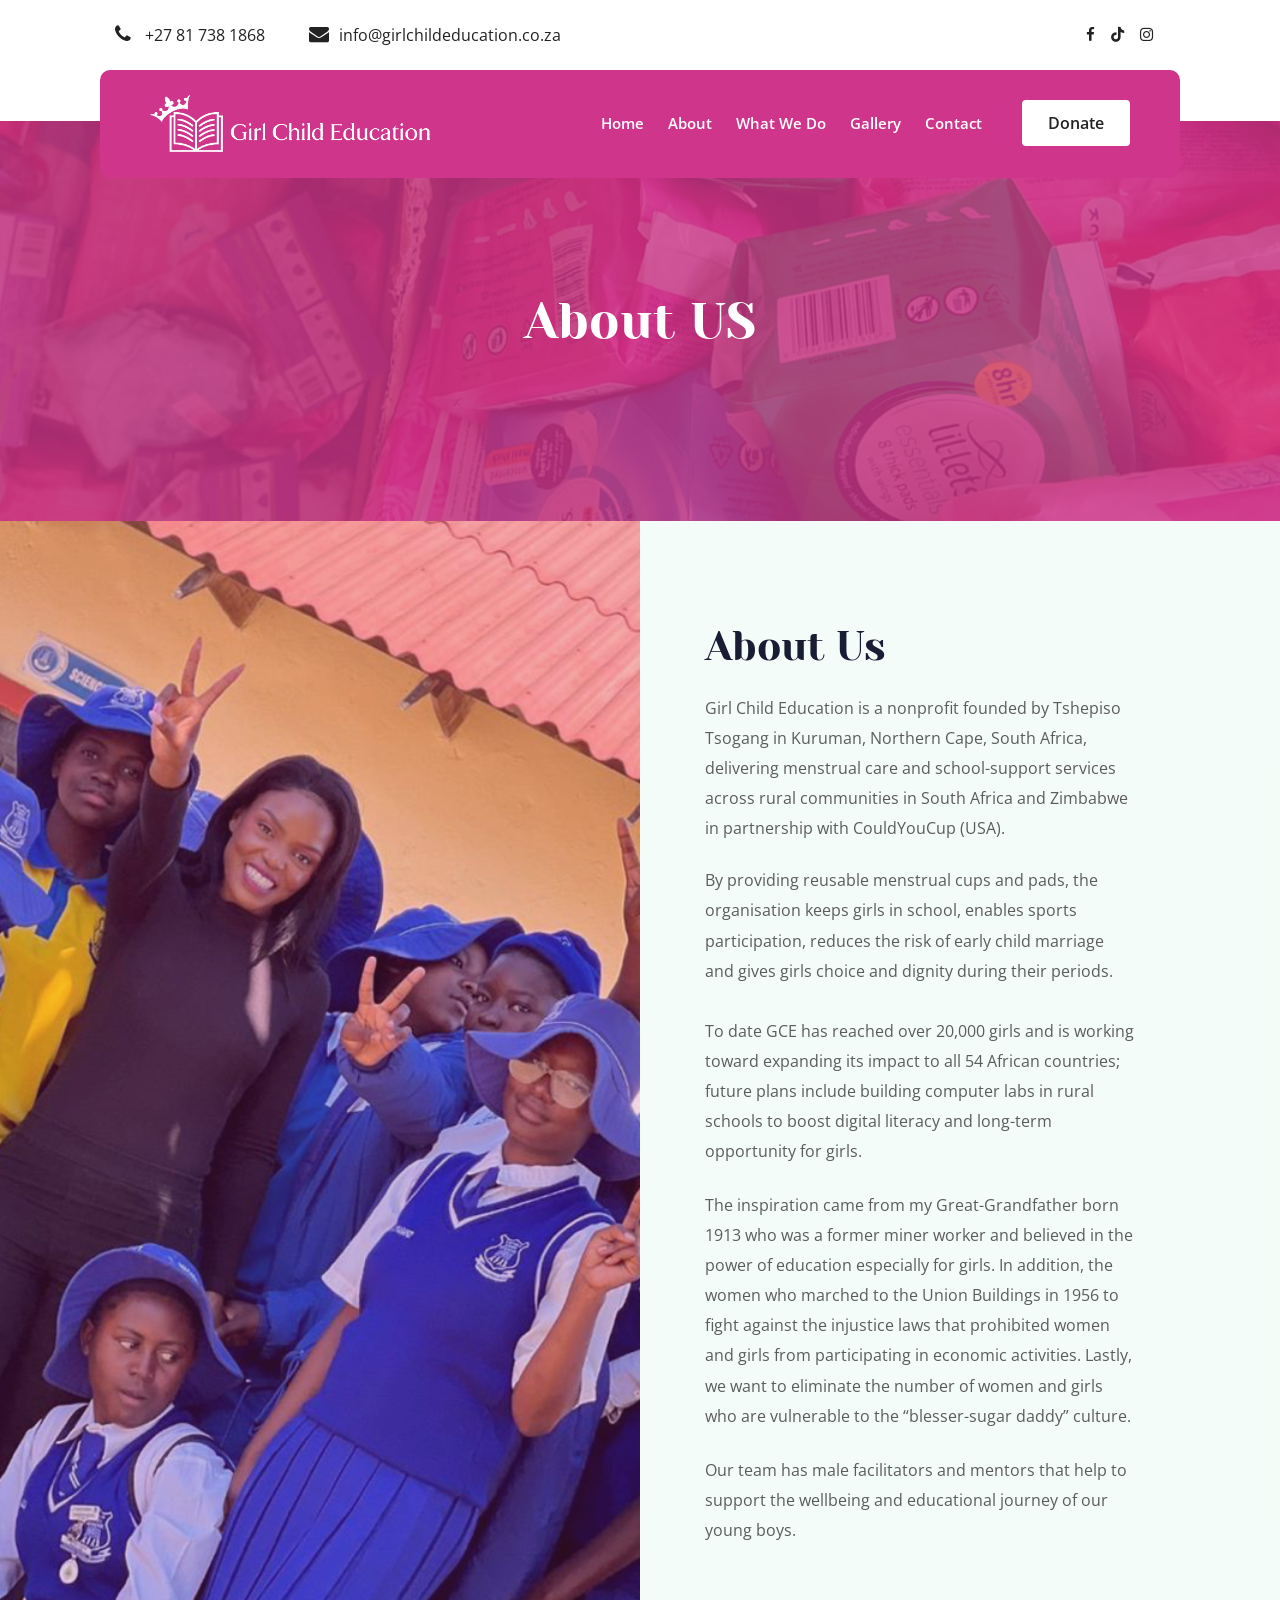
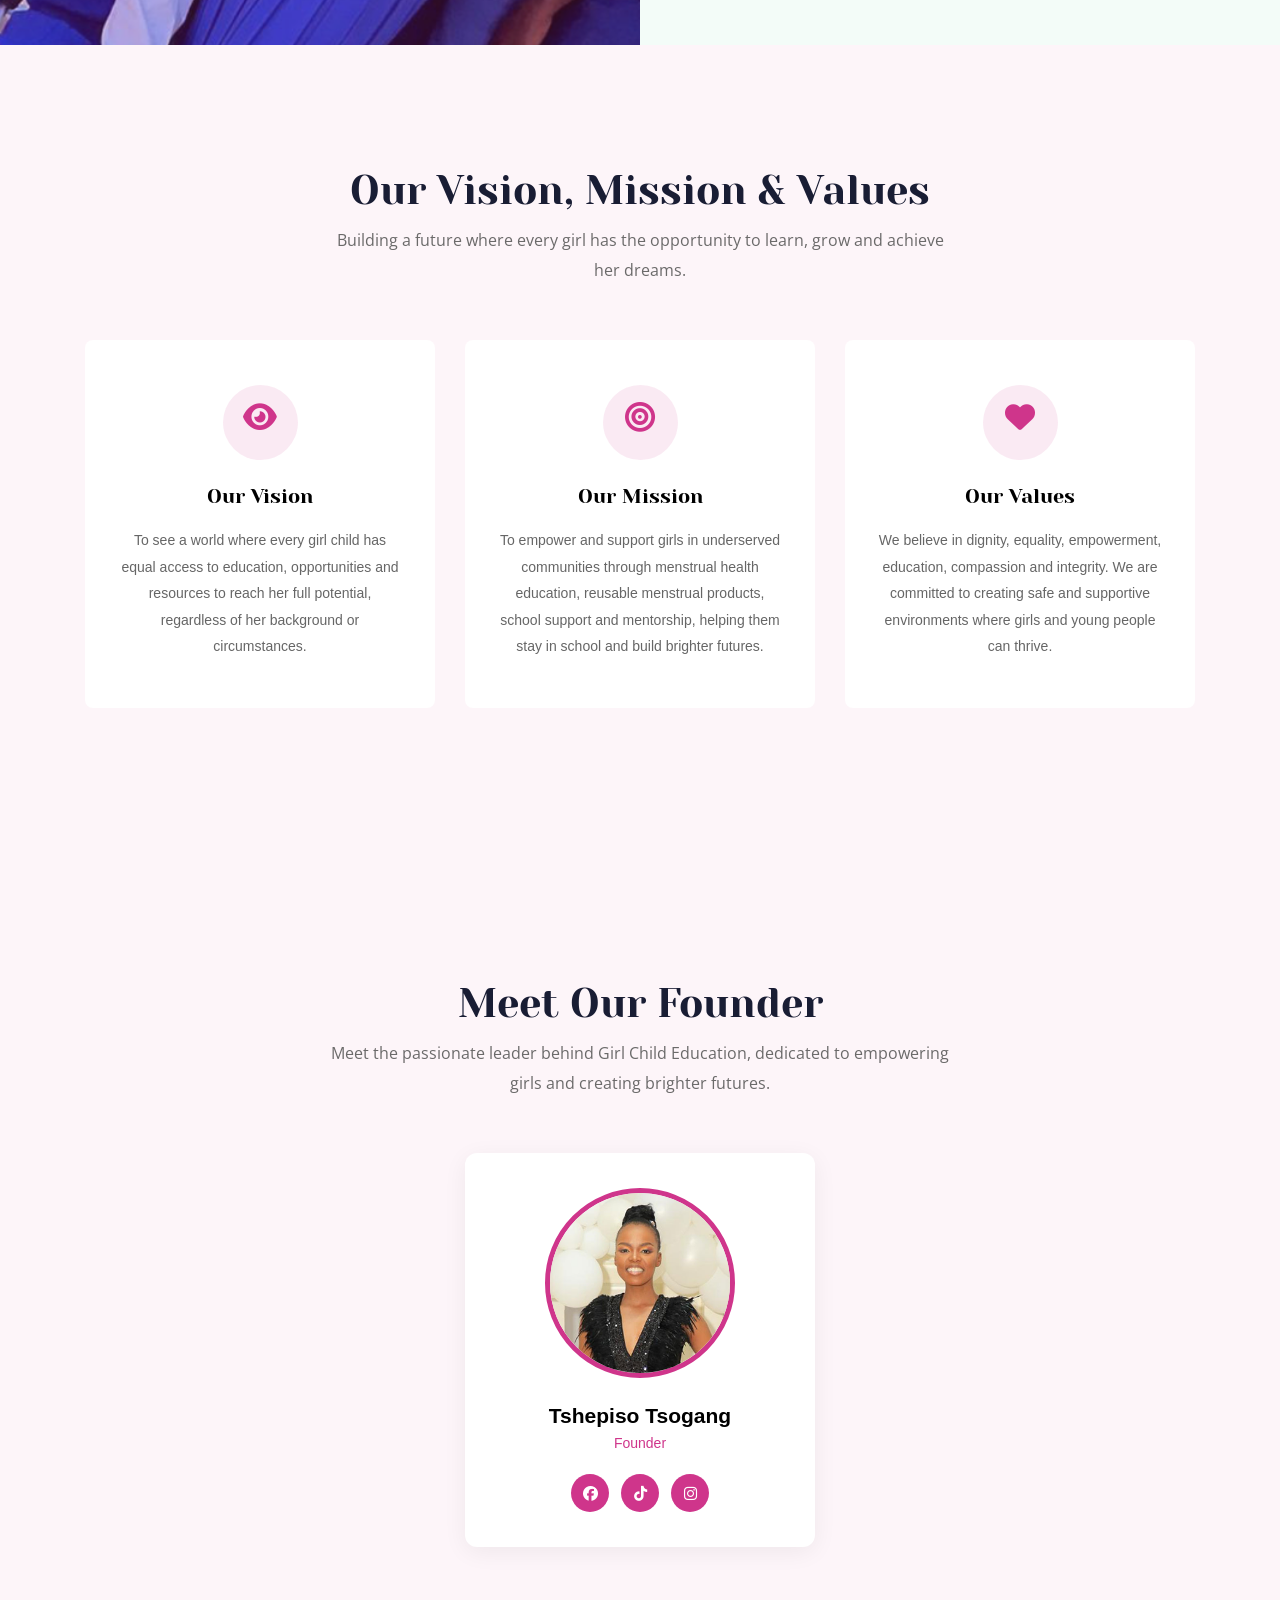
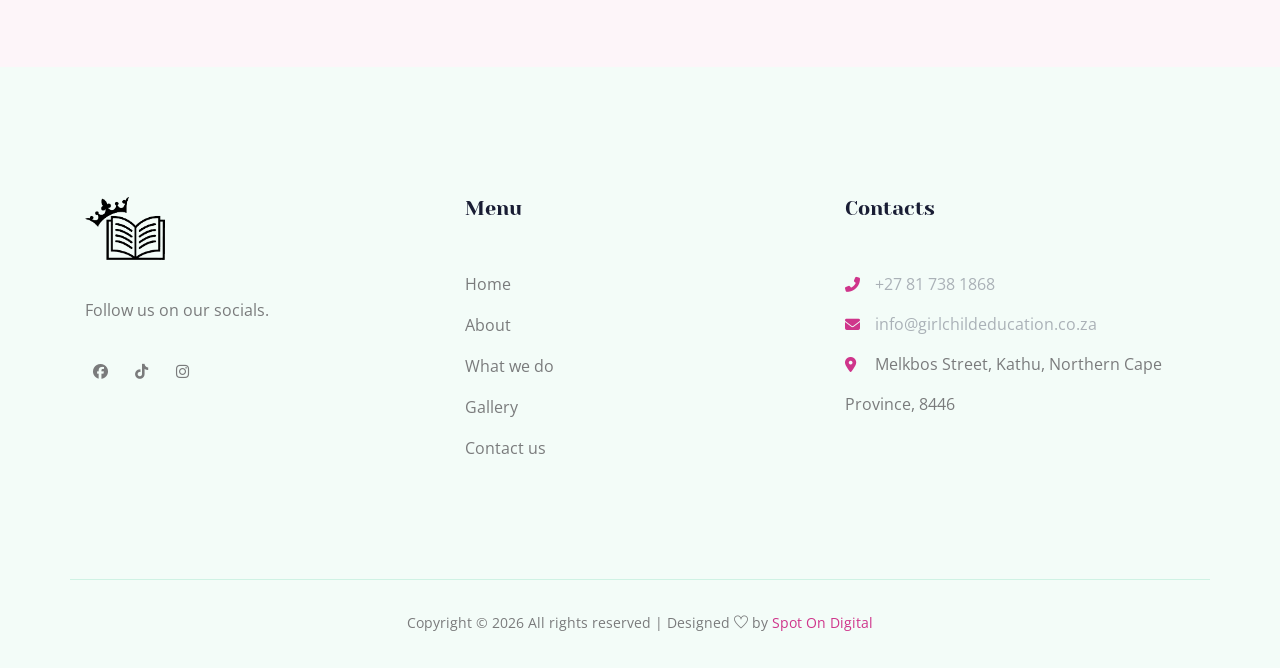
<file: about.html>
<!doctype html>
<html class="no-js" lang="zxx">

<head>
    <meta charset="utf-8">
    <meta http-equiv="x-ua-compatible" content="ie=edge">
    <title>About</title>
    <meta name="description" content="">
    <meta name="viewport" content="width=device-width, initial-scale=1">

    <!-- <link rel="manifest" href="site.webmanifest"> -->
    <link rel="shortcut icon" type="image/x-icon" href="img/favicon.png">
    <!-- Place favicon.ico in the root directory -->
    
    <link rel="stylesheet" href="https://cdnjs.cloudflare.com/ajax/libs/font-awesome/6.5.2/css/all.min.css">

    <!-- CSS here -->
    <link rel="stylesheet" href="css/bootstrap.min.css">
    <link rel="stylesheet" href="css/owl.carousel.min.css">
    <link rel="stylesheet" href="css/magnific-popup.css">
    <link rel="stylesheet" href="css/font-awesome.min.css">
    <link rel="stylesheet" href="css/themify-icons.css">
    <link rel="stylesheet" href="css/nice-select.css">
    <link rel="stylesheet" href="css/flaticon.css">
    <link rel="stylesheet" href="css/gijgo.css">
    <link rel="stylesheet" href="css/animate.css">
    <link rel="stylesheet" href="css/slicknav.css">
    <link rel="stylesheet" href="css/style.css">
    <!-- <link rel="stylesheet" href="css/responsive.css"> -->
</head>

<body>
    <!--[if lte IE 9]>
            <p class="browserupgrade">You are using an <strong>outdated</strong> browser. Please <a href="https://browsehappy.com/">upgrade your browser</a> to improve your experience and security.</p>
        <![endif]-->


    <!-- header-start -->
    <header>
        <div class="header-area ">
            <div class="header-top_area">
                <div class="container-fluid">
                    <div class="row">
                        <div class="col-xl-6 col-md-12 col-lg-8">
                            <div class="short_contact_list">
                                <ul>
                                    <li><a href="#"> <i class="fa fa-phone"></i> +27 81 738 1868</a></li>
                                    <li><a href="#"> <i class="fa fa-envelope"></i>info@girlchildeducation.co.za</a></li>
                                </ul>
                            </div>
                        </div>
                        <div class="col-xl-6 col-md-6 col-lg-4">
                            <div class="social_media_links d-none d-lg-block">
                                <a href="#">
                                    <i class="fa fa-facebook"></i>
                                </a>
                                
                                <a href="#">
                                    <i class="fab fa-tiktok"></i>
                                </a>
                                
                                <a href="https://www.instagram.com/thegirchildeducation?avpt=aXhwd3hvemVoOXRs" target="_blank" aria-label="Instagram">
                                <i class="fab fa-instagram"></i>
                                </a>
                            </div>
                        </div>
                    </div>
                </div>
            </div>
            <div id="sticky-header" class="main-header-area">
                <div class="container-fluid">
                    <div class="row align-items-center">
                        
                    <div class="col-xl-3 col-lg-3">
                        <div class="logo">
                            <a href="index.html" class="d-flex align-items-center text-decoration-none">
                                <img src="img/logo.png" alt="Girl Child Education Logo"
                                     style="width: 280px; height: auto; margin-right: 12px;">
                            </a>
                        </div>
                    </div>

                        <div class="col-xl-9 col-lg-9">
                            <div class="main-menu">
                                <nav>
                                    <ul id="navigation">
                                        <li><a href="index.html">Home</a></li>
                                        <li><a href="about.html">About</a></li>
                                        <li><a href="what-we-do.html">What we do</a></li>
                                        <li><a href="gallery.html">Gallery</a></li>
                                        <li><a href="contact.html">Contact</a></li>
                                    </ul>
                                </nav>
                                <div class="Appointment">
                                    <div class="book_btn d-none d-lg-block">
                                        <a href="contact.html">Donate</a>
                                    </div>
                                </div>
                            </div>
                        </div>
                        <div class="col-12">
                            <div class="mobile_menu d-block d-lg-none"></div>
                        </div>
                    </div>
                </div>
            </div>
        </div>
    </header>
    <!-- header-end -->

    <!-- bradcam_area_start  -->
    <div class="bradcam_area breadcam_bg overlay d-flex align-items-center justify-content-center">
        <div class="container">
            <div class="row">
                <div class="col-xl-12">
                    <div class="bradcam_text text-center">
                        <h3>About US</h3>
                    </div>
                </div>
            </div>
        </div>
    </div>
    <!-- bradcam_area_end  -->

    

    <!-- latest_activites_area_start  -->
    <div class="latest_activites_area">
        <div class=" video_bg_1 video_activite  d-flex align-items-center justify-content-center">
          
        </div>
        <div class="container">
            <div class="row">
                <div class="col-lg-6 offset-lg-6">
                    <div class="activites_info">
                        <div class="section_title">
                            <h3>About Us</h3>
                        </div>
                        <p class="para_1">Girl Child Education is a nonprofit founded by Tshepiso Tsogang in Kuruman, Northern Cape, South Africa, delivering menstrual care and school-support services across rural communities in South Africa and Zimbabwe in partnership with CouldYouCup (USA).</p>
                        <p class="para_2">By providing reusable menstrual cups and pads, the organisation keeps girls in school, enables sports participation, reduces the risk of early child marriage and gives girls choice and dignity during their periods.</p>
                        <p class="para_3">To date GCE has reached over 20,000 girls and is working toward expanding its impact to all 54 African countries; future plans include building computer labs in rural schools to boost digital literacy and long-term opportunity for girls.</p><br>
                        <p class="para_4">The inspiration came from my Great-Grandfather born 1913 who was a former miner worker and believed in the power of education especially for girls. In addition, the women who marched to the Union Buildings in 1956 to fight against the injustice laws that prohibited women and girls from participating in economic activities. Lastly, we want to eliminate the number of women and girls who are vulnerable to the “blesser-sugar daddy” culture.</p><br>
                        
                        <p class="para_5">Our team has male facilitators and mentors that help to support the wellbeing and educational journey of our young boys.</p>
                       
                    </div>
                </div>
            </div>
        </div>
    </div>
    <!-- latest_activites_area_end  -->
    
    
    
<!-- Vision Mission Values Start -->
<section class="vmv_area section_padding">
    <div class="container">

        <!-- Section Heading -->
        <div class="row justify-content-center">
            <div class="col-lg-7">
                <div class="section_title text-center mb-55">
                    <h3>Our Vision, Mission & Values</h3>
                    <p>Building a future where every girl has the opportunity to learn, grow and achieve her dreams.</p>
                </div>
            </div>
        </div>

        <div class="row">

            <!-- Vision -->
            <div class="col-lg-4 col-md-6">
                <div class="single_vmv text-center">
                    <div class="vmv_icon">
                        <i class="fas fa-eye"></i>
                    </div>
                    <h4>Our Vision</h4>
                    <p>
                        To see a world where every girl child has equal access to education, opportunities and resources to reach her full potential, regardless of her background or circumstances.
                    </p>
                </div>
            </div>

            <!-- Mission -->
            <div class="col-lg-4 col-md-6">
                <div class="single_vmv text-center">
                    <div class="vmv_icon">
                        <i class="fas fa-bullseye"></i>
                    </div>
                    <h4>Our Mission</h4>
                    <p>
                        To empower and support girls in underserved communities through menstrual health education, reusable menstrual products, school support and mentorship, helping them stay in school and build brighter futures.
                    </p>
                </div>
            </div>

            <!-- Values -->
            <div class="col-lg-4 col-md-6">
                <div class="single_vmv text-center">
                    <div class="vmv_icon">
                        <i class="fas fa-heart"></i>
                    </div>
                    <h4>Our Values</h4>
                    <p>
                        We believe in dignity, equality, empowerment, education, compassion and integrity. We are committed to creating safe and supportive environments where girls and young people can thrive.
                    </p>
                </div>
            </div>

        </div>
    </div>
</section>
<!-- Vision Mission Values End -->

    
   
   <!-- Our Team Section Start -->
<section class="gce-team-section section_padding">
    <div class="container">

        <div class="row justify-content-center">
            <div class="col-lg-7 text-center">
                <div class="section_title mb-55">
                    <h3>Meet Our Founder</h3>
                    <p>
                        Meet the passionate leader behind Girl Child Education,
                        dedicated to empowering girls and creating brighter futures.
                    </p>
                </div>
            </div>
        </div>

        <div class="row justify-content-center">
            <div class="col-lg-4 col-md-6">

                <div class="gce-team-card text-center">

                    <div class="gce-team-image">
                        <img src="img/volenteer/1.png"
                             alt="Miss Kathu - Founder of Girl Child Education">
                    </div>

                    <div class="gce-team-info">
                        <h4>Tshepiso Tsogang</h4>
                        <span>Founder</span>

                        <div class="gce-team-socials">
                            <a href="#" aria-label="Facebook">
                                <i class="fab fa-facebook-f"></i>
                            </a>

                            <a href="#" aria-label="LinkedIn">
                                <i class="fab fa-tiktok"></i>
                            </a>

                            <a href="#" aria-label="Instagram">
                                <i class="fab fa-instagram"></i>
                            </a>
                        </div>
                    </div>

                </div>

            </div>
        </div>

    </div>
</section>
<!-- Our Team Section End -->


   
   <!-- footer_start  -->
    <footer class="footer">
        <div class="footer_top">
            <div class="container">
                <div class="row">
                    
                    <div class="col-xl-4 col-md-6 col-lg-4">
                        <div class="footer_widget">
                            <div class="footer_logo">
                                <a href="#">
                                    <img src="img/logo-black2.png" alt="Girl Child Education"
                                         style="width: 80px; height: auto;">
                                </a>
                            </div>

                            <p class="address_text">Follow us on our socials.</p>

                            <div class="socail_links">
                                <ul>
                                    <li>
                                        <a href="#" target="_blank" aria-label="Facebook">
                                            <i class="fab fa-facebook-f"></i>
                                        </a>
                                    </li>
                                    <li>
                                        <a href="#" target="_blank" aria-label="TikTok">
                                            <i class="fab fa-tiktok"></i>
                                        </a>
                                    </li>
                                    <li>
                                        <a href="https://www.instagram.com/thegirchildeducation?avpt=aXhwd3hvemVoOXRs" target="_blank" aria-label="Instagram">
                                <i class="fab fa-instagram"></i>
                                </a>
                                    </li>
                                </ul>
                            </div>
                        </div>
                    </div>

                    <div class="col-xl-4 col-md-6 col-lg-2">
                        <div class="footer_widget">
                            <h3 class="footer_title">
                                Menu
                            </h3>
                            <ul class="links">
                                <li><a href="#">Home</a></li>
                                <li><a href="#">About</a></li>
                                <li><a href="#">What we do</a></li>
                                <li><a href="#">Gallery</a></li>
                                <li><a href="#">Contact us</a></li>
                            </ul>
                        </div>
                    </div>
                    
                     <div class="col-xl-4 col-md-6 col-lg-3">
                        <div class="footer_widget">
                            <h3 class="footer_title">
                                Contacts
                            </h3>

                            <div class="contacts">
                                <p>
                                    <i class="fas fa-phone-alt"></i>
                                    <a href="tel:+27817381868">+27 81 738 1868</a>
                                    <br>

                                    <i class="fas fa-envelope"></i>
                                    <a href="mailto:info@girlchildeducation.co.za">
                                        info@girlchildeducation.co.za
                                    </a>
                                    <br>

                                    <i class="fas fa-map-marker-alt"></i>
                                    Melkbos Street, Kathu, Northern Cape Province, 8446

                                </p>
                            </div>
                        </div>
                    </div>
                  
                </div>
            </div>
        </div>
        
            <div class="copy-right_text">
                <div class="container">
                    <div class="row">
                        <div class="bordered_1px"></div>

                        <div class="col-xl-12">
                            <p class="copy_right text-center">
                                Copyright &copy;
                                <script>document.write(new Date().getFullYear());</script>
                                All rights reserved |
                                Designed <i class="ti-heart" aria-hidden="true"></i> by
                                <a href="https://spotondigital.co.za" target="_blank">
                                    Spot On Digital
                                </a>
                            </p>
                        </div>
                    </div>
                </div>
            </div>

    </footer>
    <!-- footer_end  -->

    <!-- link that opens popup -->

    <!-- JS here -->
    <script src="js/vendor/modernizr-3.5.0.min.js"></script>
    <script src="js/vendor/jquery-1.12.4.min.js"></script>
    <script src="js/popper.min.js"></script>
    <script src="js/bootstrap.min.js"></script>
    <script src="js/owl.carousel.min.js"></script>
    <script src="js/isotope.pkgd.min.js"></script>
    <script src="js/ajax-form.js"></script>
    <script src="js/waypoints.min.js"></script>
    <script src="js/jquery.counterup.min.js"></script>
    <script src="js/imagesloaded.pkgd.min.js"></script>
    <script src="js/scrollIt.js"></script>
    <script src="js/jquery.scrollUp.min.js"></script>
    <script src="js/wow.min.js"></script>
    <script src="js/nice-select.min.js"></script>
    <script src="js/jquery.slicknav.min.js"></script>
    <script src="js/jquery.magnific-popup.min.js"></script>
    <script src="js/plugins.js"></script>
    <script src="js/gijgo.min.js"></script>
    <!--contact js-->
    <script src="js/contact.js"></script>
    <script src="js/jquery.ajaxchimp.min.js"></script>
    <script src="js/jquery.form.js"></script>
    <script src="js/jquery.validate.min.js"></script>
    <script src="js/mail-script.js"></script>

    <script src="js/main.js"></script>
</body>

</html>
</file>
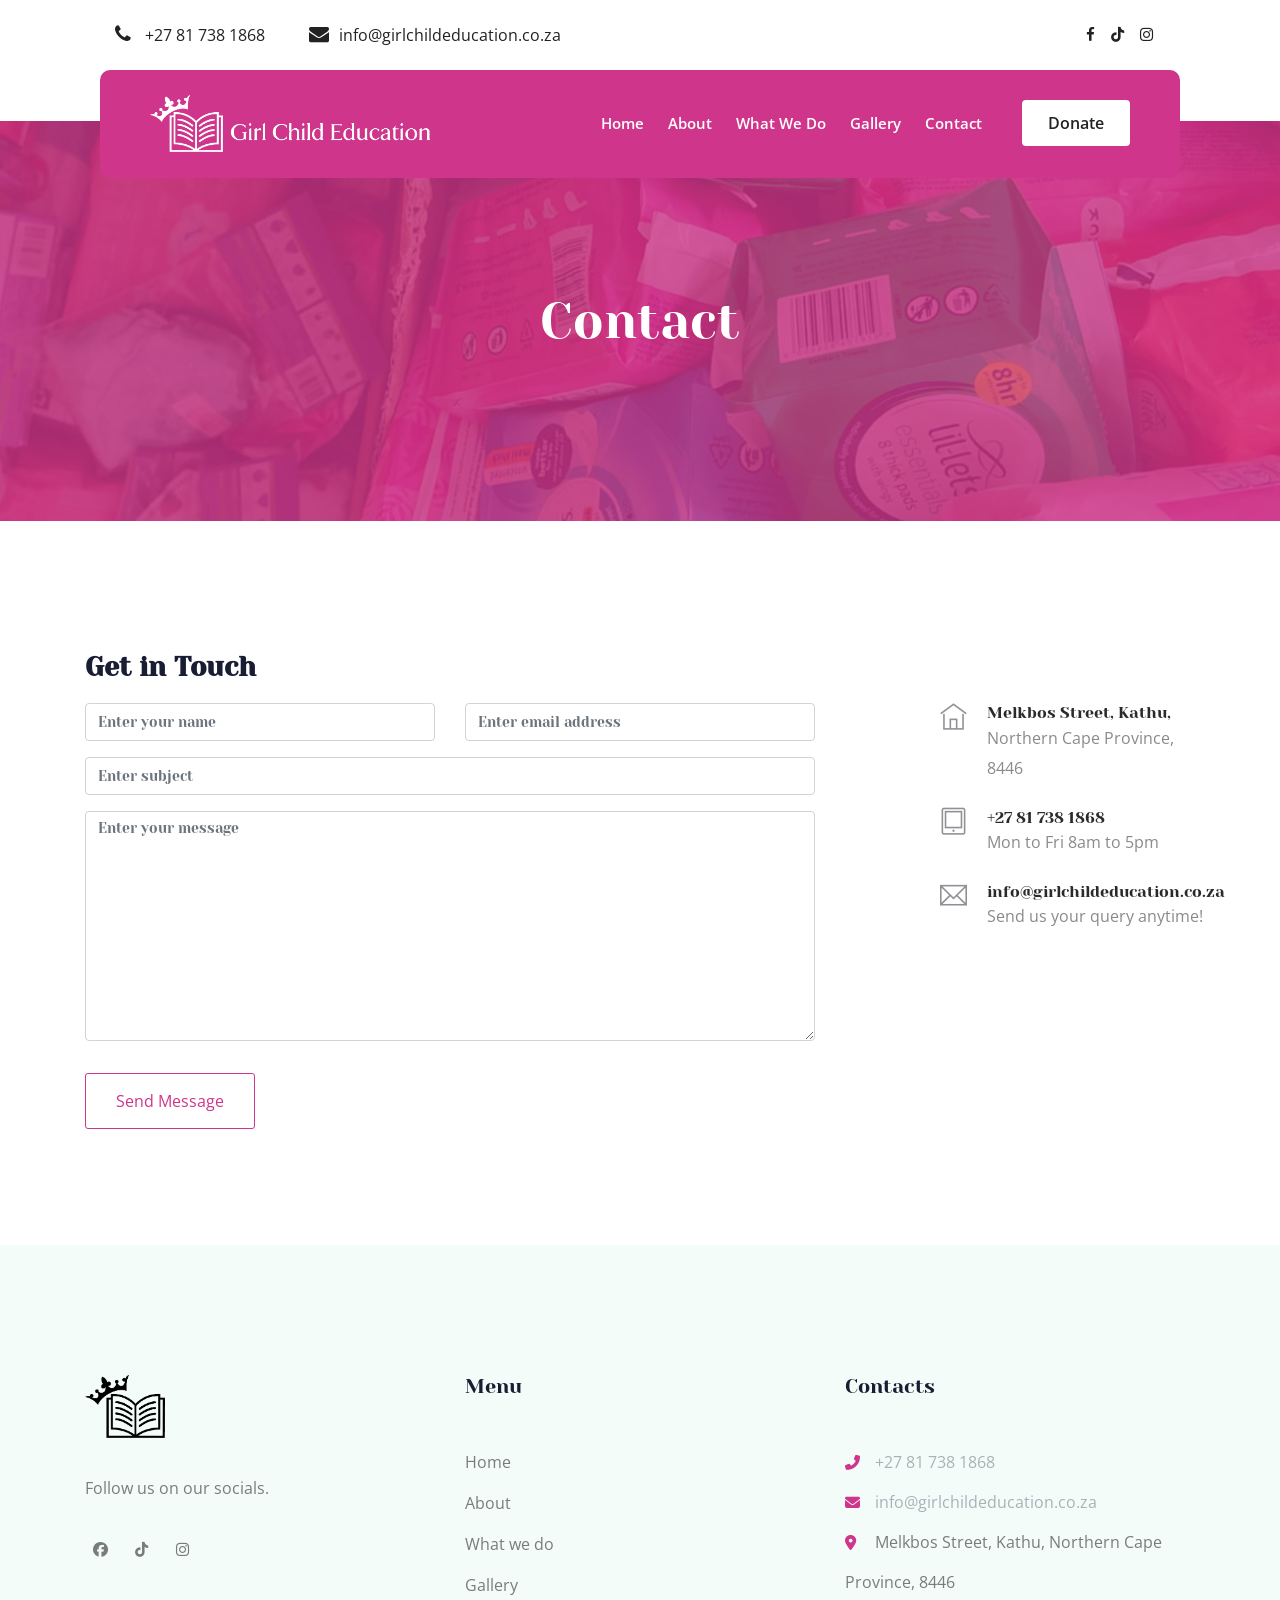
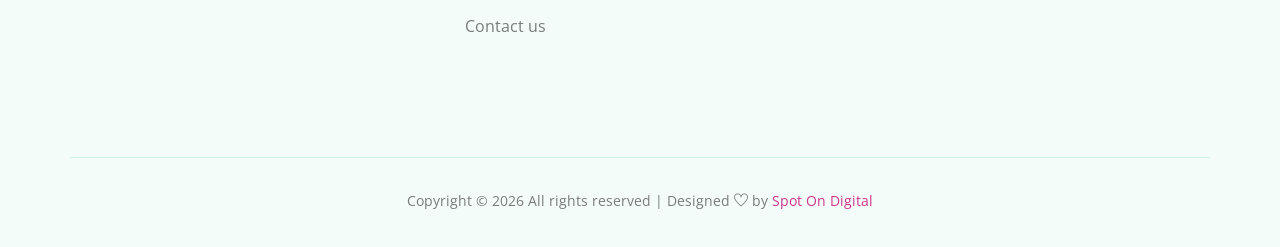
<file: contact.html>
<!doctype html>
<html class="no-js" lang="zxx">

<head>
    <meta charset="utf-8">
    <meta http-equiv="x-ua-compatible" content="ie=edge">
    <title>Contact</title>
    <meta name="description" content="">
    <meta name="viewport" content="width=device-width, initial-scale=1">

    <!-- <link rel="manifest" href="site.webmanifest"> -->
    <link rel="shortcut icon" type="image/x-icon" href="img/favicon.png">
    <!-- Place favicon.ico in the root directory -->
    
    <link rel="stylesheet" href="https://cdnjs.cloudflare.com/ajax/libs/font-awesome/6.5.2/css/all.min.css">

    <!-- CSS here -->
    <link rel="stylesheet" href="css/bootstrap.min.css">
    <link rel="stylesheet" href="css/owl.carousel.min.css">
    <link rel="stylesheet" href="css/magnific-popup.css">
    <link rel="stylesheet" href="css/font-awesome.min.css">
    <link rel="stylesheet" href="css/themify-icons.css">
    <link rel="stylesheet" href="css/nice-select.css">
    <link rel="stylesheet" href="css/flaticon.css">
    <link rel="stylesheet" href="css/gijgo.css">
    <link rel="stylesheet" href="css/animate.css">
    <link rel="stylesheet" href="css/slicknav.css">
    <link rel="stylesheet" href="css/style.css">
    <!-- <link rel="stylesheet" href="css/responsive.css"> -->
</head>

<body>
    <!--[if lte IE 9]>
            <p class="browserupgrade">You are using an <strong>outdated</strong> browser. Please <a href="https://browsehappy.com/">upgrade your browser</a> to improve your experience and security.</p>
        <![endif]-->


   <!-- header-start -->
    <header>
        <div class="header-area ">
            <div class="header-top_area">
                <div class="container-fluid">
                    <div class="row">
                        <div class="col-xl-6 col-md-12 col-lg-8">
                            <div class="short_contact_list">
                                <ul>
                                    <li><a href="#"> <i class="fa fa-phone"></i> +27 81 738 1868</a></li>
                                    <li><a href="#"> <i class="fa fa-envelope"></i>info@girlchildeducation.co.za</a></li>
                                </ul>
                            </div>
                        </div>
                        <div class="col-xl-6 col-md-6 col-lg-4">
                            <div class="social_media_links d-none d-lg-block">
                                <a href="#">
                                    <i class="fa fa-facebook"></i>
                                </a>
                                
                                <a href="#">
                                    <i class="fab fa-tiktok"></i>
                                </a>
                                
                                <a href="https://www.instagram.com/thegirchildeducation?avpt=aXhwd3hvemVoOXRs" target="_blank" aria-label="Instagram">
                                <i class="fab fa-instagram"></i>
                                </a>
                            </div>
                        </div>
                    </div>
                </div>
            </div>
            <div id="sticky-header" class="main-header-area">
                <div class="container-fluid">
                    <div class="row align-items-center">
                        
                    <div class="col-xl-3 col-lg-3">
                        <div class="logo">
                            <a href="index.html" class="d-flex align-items-center text-decoration-none">
                                <img src="img/logo.png" alt="Girl Child Education Logo"
                                     style="width: 280px; height: auto; margin-right: 12px;">
                            </a>
                        </div>
                    </div>

                        <div class="col-xl-9 col-lg-9">
                            <div class="main-menu">
                                <nav>
                                    <ul id="navigation">
                                        <li><a href="index.html">Home</a></li>
                                        <li><a href="about.html">About</a></li>
                                        <li><a href="what-we-do.html">What we do</a></li>
                                        <li><a href="gallery.html">Gallery</a></li>
                                        <li><a href="contact.html">Contact</a></li>
                                    </ul>
                                </nav>
                                <div class="Appointment">
                                    <div class="book_btn d-none d-lg-block">
                                        <a href="contact.html">Donate</a>
                                    </div>
                                </div>
                            </div>
                        </div>
                        <div class="col-12">
                            <div class="mobile_menu d-block d-lg-none"></div>
                        </div>
                    </div>
                </div>
            </div>
        </div>
    </header>
    <!-- header-end -->

    <!-- bradcam_area_start  -->
    <div class="bradcam_area breadcam_bg overlay d-flex align-items-center justify-content-center">
        <div class="container">
            <div class="row">
                <div class="col-xl-12">
                    <div class="bradcam_text text-center">
                        <h3>Contact</h3>
                    </div>
                </div>
            </div>
        </div>
    </div>
    <!-- bradcam_area_end  -->

    <!-- ================ contact section start ================= -->
    <section class="contact-section">
            <div class="container">
               
    
    
                <div class="row">
                    <div class="col-12">
                        <h2 class="contact-title">Get in Touch</h2>
                    </div>
                    
                    <div class="col-lg-8">

                        <form action="https://formsubmit.co/info@girlchildeducation.co.za"
                              method="POST">

                            <!-- FormSubmit Settings -->
                            <input type="hidden" name="_subject" value="New Website Contact Message - Girl Child Education">
                            <input type="hidden" name="_captcha" value="true">
                            <input type="hidden" name="_template" value="table">

                            <div class="row">

                                <!-- Name -->
                                <div class="col-sm-6">
                                    <div class="form-group">
                                        <input class="form-control"
                                               name="name"
                                               type="text"
                                               placeholder="Enter your name"
                                               required>
                                    </div>
                                </div>

                                <!-- Email -->
                                <div class="col-sm-6">
                                    <div class="form-group">
                                        <input class="form-control"
                                               name="email"
                                               type="email"
                                               placeholder="Enter email address"
                                               required>
                                    </div>
                                </div>

                                <!-- Subject -->
                                <div class="col-12">
                                    <div class="form-group">
                                        <input class="form-control"
                                               name="subject"
                                               type="text"
                                               placeholder="Enter subject"
                                               required>
                                    </div>
                                </div>

                                <!-- Message -->
                                <div class="col-12">
                                    <div class="form-group">
                                        <textarea class="form-control w-100"
                                                  name="message"
                                                  cols="30"
                                                  rows="9"
                                                  placeholder="Enter your message"
                                                  required></textarea>
                                    </div>
                                </div>

                            </div>

                            <!-- Send Button -->
                            <div class="form-group mt-3">
                                <button type="submit"
                                        class="button button-contactForm boxed-btn">
                                    Send Message
                                </button>
                            </div>

                        </form>

                    </div>

                    
                    <div class="col-lg-3 offset-lg-1">
                        <div class="media contact-info">
                            <span class="contact-info__icon"><i class="ti-home"></i></span>
                            <div class="media-body">
                                <h3>Melkbos Street, Kathu,</h3>
                                <p>Northern Cape Province, 8446</p>
                            </div>
                        </div>
                        <div class="media contact-info">
                            <span class="contact-info__icon"><i class="ti-tablet"></i></span>
                            <div class="media-body">
                                <h3> +27 81 738 1868</h3>
                                <p>Mon to Fri 8am to 5pm</p>
                            </div>
                        </div>
                        <div class="media contact-info">
                            <span class="contact-info__icon"><i class="ti-email"></i></span>
                            <div class="media-body">
                                <h3>info@girlchildeducation.co.za </h3>
                                <p>Send us your query anytime!</p>
                            </div>
                        </div>
                    </div>
                </div>
            </div>
        </section>
    <!-- ================ contact section end ================= -->
    

    <!-- footer_start  -->
    <footer class="footer">
        <div class="footer_top">
            <div class="container">
                <div class="row">
                    
                    <div class="col-xl-4 col-md-6 col-lg-4">
                        <div class="footer_widget">
                            <div class="footer_logo">
                                <a href="#">
                                    <img src="img/logo-black2.png" alt="Girl Child Education"
                                         style="width: 80px; height: auto;">
                                </a>
                            </div>

                            <p class="address_text">Follow us on our socials.</p>

                            <div class="socail_links">
                                <ul>
                                    <li>
                                        <a href="#" target="_blank" aria-label="Facebook">
                                            <i class="fab fa-facebook-f"></i>
                                        </a>
                                    </li>
                                    <li>
                                        <a href="#" target="_blank" aria-label="TikTok">
                                            <i class="fab fa-tiktok"></i>
                                        </a>
                                    </li>
                                    <li>
                                        <a href="https://www.instagram.com/thegirchildeducation?avpt=aXhwd3hvemVoOXRs" target="_blank" aria-label="Instagram">
                                <i class="fab fa-instagram"></i>
                                </a>
                                    </li>
                                </ul>
                            </div>
                        </div>
                    </div>

                    <div class="col-xl-4 col-md-6 col-lg-2">
                        <div class="footer_widget">
                            <h3 class="footer_title">
                                Menu
                            </h3>
                            <ul class="links">
                                <li><a href="#">Home</a></li>
                                <li><a href="#">About</a></li>
                                <li><a href="#">What we do</a></li>
                                <li><a href="#">Gallery</a></li>
                                <li><a href="#">Contact us</a></li>
                            </ul>
                        </div>
                    </div>
                    
                    <div class="col-xl-4 col-md-6 col-lg-3">
                        <div class="footer_widget">
                            <h3 class="footer_title">
                                Contacts
                            </h3>

                            <div class="contacts">
                                <p>
                                    <i class="fas fa-phone-alt"></i>
                                    <a href="tel:+27817381868">+27 81 738 1868</a>
                                    <br>

                                    <i class="fas fa-envelope"></i>
                                    <a href="mailto:info@girlchildeducation.co.za">
                                        info@girlchildeducation.co.za
                                    </a>
                                    <br>

                                    <i class="fas fa-map-marker-alt"></i>
                                    Melkbos Street, Kathu, Northern Cape Province, 8446

                                </p>
                            </div>
                        </div>
                    </div>
                  
                </div>
            </div>
        </div>
        
            <div class="copy-right_text">
                <div class="container">
                    <div class="row">
                        <div class="bordered_1px"></div>

                        <div class="col-xl-12">
                            <p class="copy_right text-center">
                                Copyright &copy;
                                <script>document.write(new Date().getFullYear());</script>
                                All rights reserved |
                                Designed <i class="ti-heart" aria-hidden="true"></i> by
                                <a href="https://spotondigital.co.za" target="_blank">
                                    Spot On Digital
                                </a>
                            </p>
                        </div>
                    </div>
                </div>
            </div>

    </footer>
    <!-- footer_end  -->

    <!-- link that opens popup -->

    <!-- JS here -->
    <script src="js/vendor/modernizr-3.5.0.min.js"></script>
    <script src="js/vendor/jquery-1.12.4.min.js"></script>
    <script src="js/popper.min.js"></script>
    <script src="js/bootstrap.min.js"></script>
    <script src="js/owl.carousel.min.js"></script>
    <script src="js/isotope.pkgd.min.js"></script>
    <script src="js/ajax-form.js"></script>
    <script src="js/waypoints.min.js"></script>
    <script src="js/jquery.counterup.min.js"></script>
    <script src="js/imagesloaded.pkgd.min.js"></script>
    <script src="js/scrollIt.js"></script>
    <script src="js/jquery.scrollUp.min.js"></script>
    <script src="js/wow.min.js"></script>
    <script src="js/nice-select.min.js"></script>
    <script src="js/jquery.slicknav.min.js"></script>
    <script src="js/jquery.magnific-popup.min.js"></script>
    <script src="js/plugins.js"></script>
    <script src="js/gijgo.min.js"></script>
    <!--contact js-->
    <script src="js/contact.js"></script>
    <script src="js/jquery.ajaxchimp.min.js"></script>
    <script src="js/jquery.form.js"></script>
    <script src="js/jquery.validate.min.js"></script>
    <script src="js/mail-script.js"></script>

    <script src="js/main.js"></script>
</body>

</html>
</file>
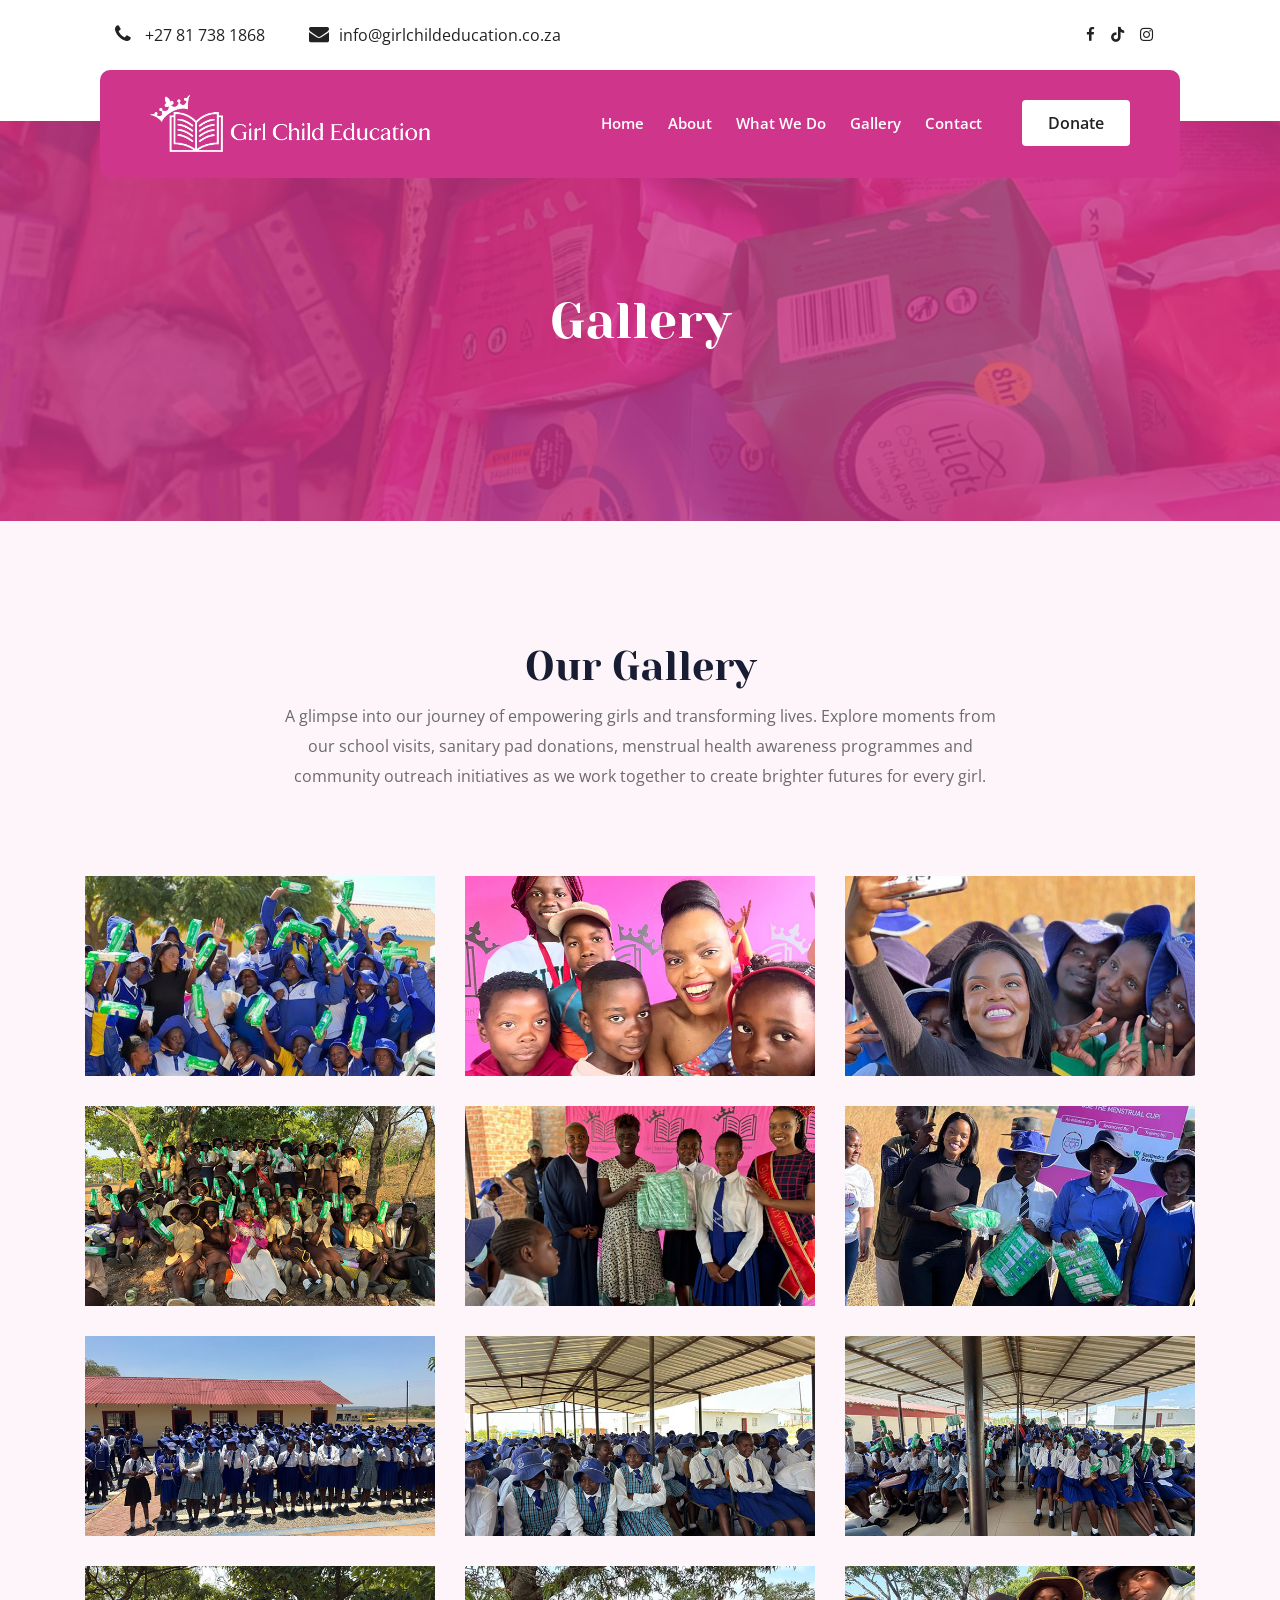
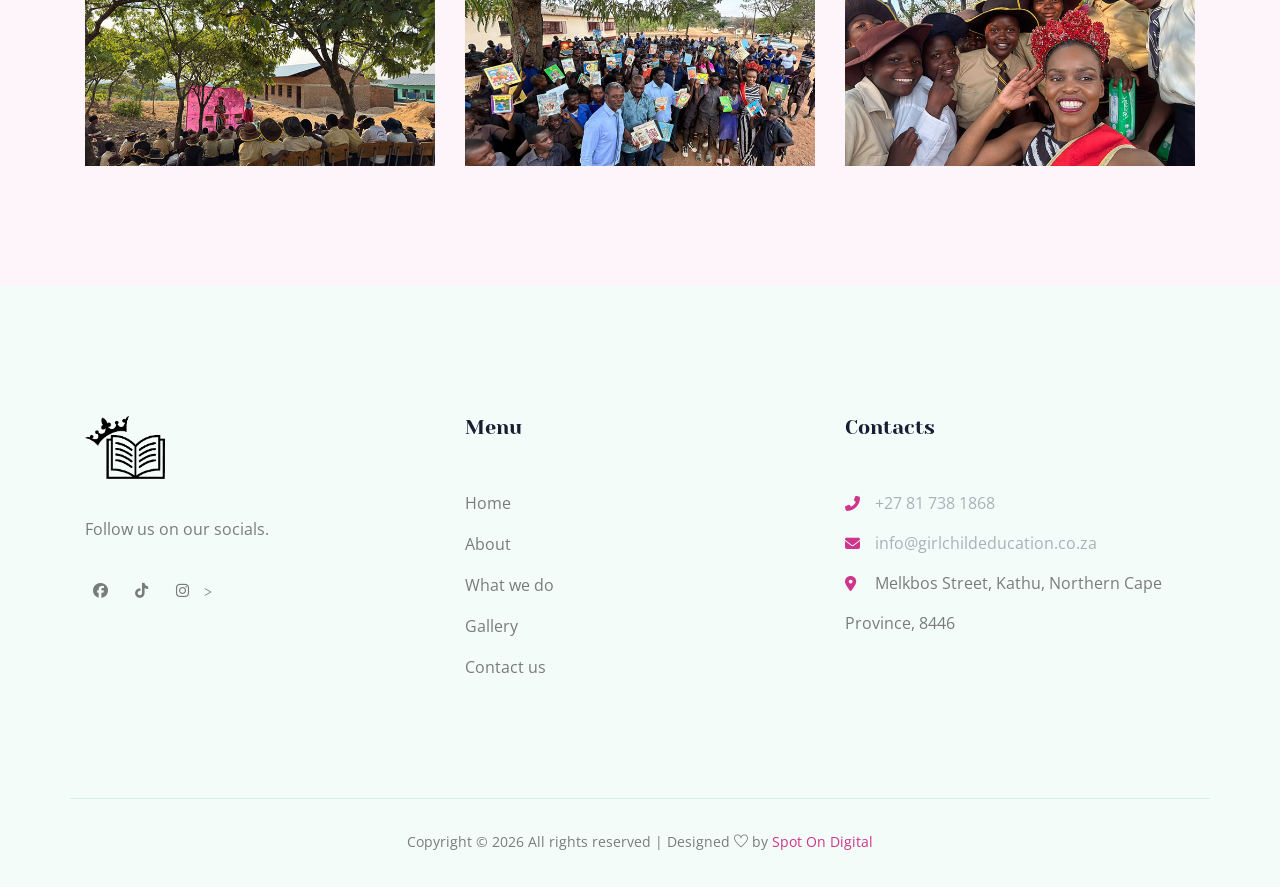
<file: gallery.html>
<!doctype html>
<html class="no-js" lang="zxx">

<head>
	<meta charset="utf-8">
	<meta http-equiv="x-ua-compatible" content="ie=edge">
	<title>Gallery</title>
	<meta name="description" content="">
	<meta name="viewport" content="width=device-width, initial-scale=1">

	<!-- <link rel="manifest" href="site.webmanifest"> -->
	<link rel="shortcut icon" type="image/x-icon" href="img/favicon.png">
	<!-- Place favicon.ico in the root directory -->
    
<link rel="stylesheet" href="https://cdnjs.cloudflare.com/ajax/libs/font-awesome/6.5.2/css/all.min.css">

    <!-- CSS here -->
    <link rel="stylesheet" href="css/bootstrap.min.css">
    <link rel="stylesheet" href="css/owl.carousel.min.css">
    <link rel="stylesheet" href="css/magnific-popup.css">
    <link rel="stylesheet" href="css/font-awesome.min.css">
    <link rel="stylesheet" href="css/themify-icons.css">
    <link rel="stylesheet" href="css/nice-select.css">
    <link rel="stylesheet" href="css/flaticon.css">
    <link rel="stylesheet" href="css/gijgo.css">
    <link rel="stylesheet" href="css/animate.css">
    <link rel="stylesheet" href="css/slicknav.css">
    <link rel="stylesheet" href="css/style.css">
    <!-- <link rel="stylesheet" href="css/responsive.css"> -->
</head>

<body>
    <!--[if lte IE 9]>
            <p class="browserupgrade">You are using an <strong>outdated</strong> browser. Please <a href="https://browsehappy.com/">upgrade your browser</a> to improve your experience and security.</p>
        <![endif]-->


   <!-- header-start -->
    <header>
        <div class="header-area ">
            <div class="header-top_area">
                <div class="container-fluid">
                    <div class="row">
                        <div class="col-xl-6 col-md-12 col-lg-8">
                            <div class="short_contact_list">
                                <ul>
                                    <li><a href="#"> <i class="fa fa-phone"></i> +27 81 738 1868</a></li>
                                    <li><a href="#"> <i class="fa fa-envelope"></i>info@girlchildeducation.co.za</a></li>
                                </ul>
                            </div>
                        </div>
                        <div class="col-xl-6 col-md-6 col-lg-4">
                            <div class="social_media_links d-none d-lg-block">
                                <a href="#">
                                    <i class="fa fa-facebook"></i>
                                </a>
                                
                                <a href="#">
                                    <i class="fab fa-tiktok"></i>
                                </a>
                                
                                <a href="https://www.instagram.com/thegirchildeducation?avpt=aXhwd3hvemVoOXRs" target="_blank" aria-label="Instagram">
                                <i class="fab fa-instagram"></i>
                                </a>
                            </div>
                        </div>
                    </div>
                </div>
            </div>
            <div id="sticky-header" class="main-header-area">
                <div class="container-fluid">
                    <div class="row align-items-center">
                        
                    <div class="col-xl-3 col-lg-3">
                        <div class="logo">
                            <a href="index.html" class="d-flex align-items-center text-decoration-none">
                                <img src="img/logo.png" alt="Girl Child Education Logo"
                                     style="width: 280px; height: auto; margin-right: 12px;">
                            </a>
                        </div>
                    </div>

                        <div class="col-xl-9 col-lg-9">
                            <div class="main-menu">
                                <nav>
                                    <ul id="navigation">
                                        <li><a href="index.html">Home</a></li>
                                        <li><a href="about.html">About</a></li>
                                        <li><a href="what-we-do.html">What we do</a></li>
                                        <li><a href="gallery.html">Gallery</a></li>
                                        <li><a href="contact.html">Contact</a></li>
                                    </ul>
                                </nav>
                                <div class="Appointment">
                                    <div class="book_btn d-none d-lg-block">
                                        <a href="contact.html">Donate</a>
                                    </div>
                                </div>
                            </div>
                        </div>
                        <div class="col-12">
                            <div class="mobile_menu d-block d-lg-none"></div>
                        </div>
                    </div>
                </div>
            </div>
        </div>
    </header>
    <!-- header-end -->

    <!-- bradcam_area_start  -->
    <div class="bradcam_area breadcam_bg overlay d-flex align-items-center justify-content-center">
        <div class="container">
            <div class="row">
                <div class="col-xl-12">
                    <div class="bradcam_text text-center">
                        <h3>Gallery</h3>
                    </div>
                </div>
            </div>
        </div>
    </div>
    <!-- bradcam_area_end  -->

	

	

	<!-- Gallery -->
<section class="vmv_area section_padding">
    <div class="container">

        <!-- Section Heading -->
            <div class="row justify-content-center">
                <div class="col-lg-8">
                    <div class="section_title text-center mb-55">
                        <h3>Our Gallery</h3>
                        <p>
                            A glimpse into our journey of empowering girls and transforming lives.
                            Explore moments from our school visits, sanitary pad donations,
                            menstrual health awareness programmes and community outreach
                            initiatives as we work together to create brighter futures for every girl.
                        </p>
                    </div>
                </div>
            </div>

			
		
				
				<div class="row gallery-item">
					<div class="col-md-4">
						<a href="img/gallery/01.jpg" class="img-pop-up">
							<div class="single-gallery-image" style="background: url(img/gallery/01.jpg);"></div>
						</a>
					</div>
					<div class="col-md-4">
						<a href="img/gallery/02.jpg" class="img-pop-up">
							<div class="single-gallery-image" style="background: url(img/gallery/02.jpg);"></div>
						</a>
					</div>
					<div class="col-md-4">
						<a href="img/gallery/03.jpg" class="img-pop-up">
							<div class="single-gallery-image" style="background: url(img/gallery/03.jpg);"></div>
						</a>
					</div>
					<div class="col-md-4">
						<a href="img/gallery/04.jpg" class="img-pop-up">
							<div class="single-gallery-image" style="background: url(img/gallery/04.jpg);"></div>
						</a>
					</div>
					<div class="col-md-4">
						<a href="img/gallery/05.jpg" class="img-pop-up">
							<div class="single-gallery-image" style="background: url(img/gallery/05.jpg);"></div>
						</a>
					</div>
					<div class="col-md-4">
						<a href="img/gallery/06.jpg" class="img-pop-up">
							<div class="single-gallery-image" style="background: url(img/gallery/06.jpg);"></div>
						</a>
					</div>
					<div class="col-md-4">
						<a href="img/gallery/07.jpg" class="img-pop-up">
							<div class="single-gallery-image" style="background: url(img/gallery/07.jpg);"></div>
						</a>
					</div>
					<div class="col-md-4">
						<a href="img/gallery/08.jpg" class="img-pop-up">
							<div class="single-gallery-image" style="background: url(img/gallery/08.jpg);"></div>
						</a>
					</div>
                    <div class="col-md-4">
						<a href="img/gallery/09.jpg" class="img-pop-up">
							<div class="single-gallery-image" style="background: url(img/gallery/09.jpg);"></div>
						</a>
					</div>
                    <div class="col-md-4">
						<a href="img/gallery/10.jpg" class="img-pop-up">
							<div class="single-gallery-image" style="background: url(img/gallery/10.jpg);"></div>
						</a>
					</div>
                    <div class="col-md-4">
						<a href="img/gallery/11.jpg" class="img-pop-up">
							<div class="single-gallery-image" style="background: url(img/gallery/11.jpg);"></div>
						</a>
					</div>
                    <div class="col-md-4">
						<a href="img/gallery/12.jpg" class="img-pop-up">
							<div class="single-gallery-image" style="background: url(img/gallery/12.jpg);"></div>
						</a>
					</div>
				</div>
          
      
        </div>
    </section>
			
					


     <!-- footer_start  -->
    <footer class="footer">
        <div class="footer_top">
            <div class="container">
                <div class="row">
                    
                    <div class="col-xl-4 col-md-6 col-lg-4">
                        <div class="footer_widget">
                            <div class="footer_logo">
                                <a href="#">
                                    <img src="img/logo-black2.png" alt="Girl Child Education"
                                         style="width: 80px; height: auto;">
                                </a>
                            </div>

                            <p class="address_text">Follow us on our socials.</p>

                            <div class="socail_links">
                                <ul>
                                    <li>
                                        <a href="#" target="_blank" aria-label="Facebook">
                                            <i class="fab fa-facebook-f"></i>
                                        </a>
                                    </li>
                                    <li>
                                        <a href="#" target="_blank" aria-label="TikTok">
                                            <i class="fab fa-tiktok"></i>
                                        </a>
                                    </li>
                                    <li>
                                        <a href="https://www.instagram.com/thegirchildeducation?avpt=aXhwd3hvemVoOXRs" target="_blank" aria-label="Instagram">
                                <i class="fab fa-instagram"></i>
                                </a>>
                                    </li>
                                </ul>
                            </div>
                        </div>
                    </div>

                    <div class="col-xl-4 col-md-6 col-lg-2">
                        <div class="footer_widget">
                            <h3 class="footer_title">
                                Menu
                            </h3>
                            <ul class="links">
                                <li><a href="#">Home</a></li>
                                <li><a href="#">About</a></li>
                                <li><a href="#">What we do</a></li>
                                <li><a href="#">Gallery</a></li>
                                <li><a href="#">Contact us</a></li>
                            </ul>
                        </div>
                    </div>
                    
                    <div class="col-xl-4 col-md-6 col-lg-3">
                        <div class="footer_widget">
                            <h3 class="footer_title">
                                Contacts
                            </h3>

                            <div class="contacts">
                                <p>
                                    <i class="fas fa-phone-alt"></i>
                                    <a href="tel:+27817381868">+27 81 738 1868</a>
                                    <br>

                                    <i class="fas fa-envelope"></i>
                                    <a href="mailto:info@girlchildeducation.co.za">
                                        info@girlchildeducation.co.za
                                    </a>
                                    <br>

                                    <i class="fas fa-map-marker-alt"></i>
                                    Melkbos Street, Kathu, Northern Cape Province, 8446

                                </p>
                            </div>
                        </div>
                    </div>
                  
                </div>
            </div>
        </div>
        
            <div class="copy-right_text">
                <div class="container">
                    <div class="row">
                        <div class="bordered_1px"></div>

                        <div class="col-xl-12">
                            <p class="copy_right text-center">
                                Copyright &copy;
                                <script>document.write(new Date().getFullYear());</script>
                                All rights reserved |
                                Designed <i class="ti-heart" aria-hidden="true"></i> by
                                <a href="https://spotondigital.co.za" target="_blank">
                                    Spot On Digital
                                </a>
                            </p>
                        </div>
                    </div>
                </div>
            </div>

    </footer>
    <!-- footer_end  -->

    <!-- link that opens popup -->

    <!-- JS here -->
    <script src="js/vendor/modernizr-3.5.0.min.js"></script>
    <script src="js/vendor/jquery-1.12.4.min.js"></script>
    <script src="js/popper.min.js"></script>
    <script src="js/bootstrap.min.js"></script>
    <script src="js/owl.carousel.min.js"></script>
    <script src="js/isotope.pkgd.min.js"></script>
    <script src="js/ajax-form.js"></script>
    <script src="js/waypoints.min.js"></script>
    <script src="js/jquery.counterup.min.js"></script>
    <script src="js/imagesloaded.pkgd.min.js"></script>
    <script src="js/scrollIt.js"></script>
    <script src="js/jquery.scrollUp.min.js"></script>
    <script src="js/wow.min.js"></script>
    <script src="js/nice-select.min.js"></script>
    <script src="js/jquery.slicknav.min.js"></script>
    <script src="js/jquery.magnific-popup.min.js"></script>
    <script src="js/plugins.js"></script>
    <script src="js/gijgo.min.js"></script>
    <!--contact js-->
    <script src="js/contact.js"></script>
    <script src="js/jquery.ajaxchimp.min.js"></script>
    <script src="js/jquery.form.js"></script>
    <script src="js/jquery.validate.min.js"></script>
    <script src="js/mail-script.js"></script>

    <script src="js/main.js"></script>
</body>

</html>
</file>
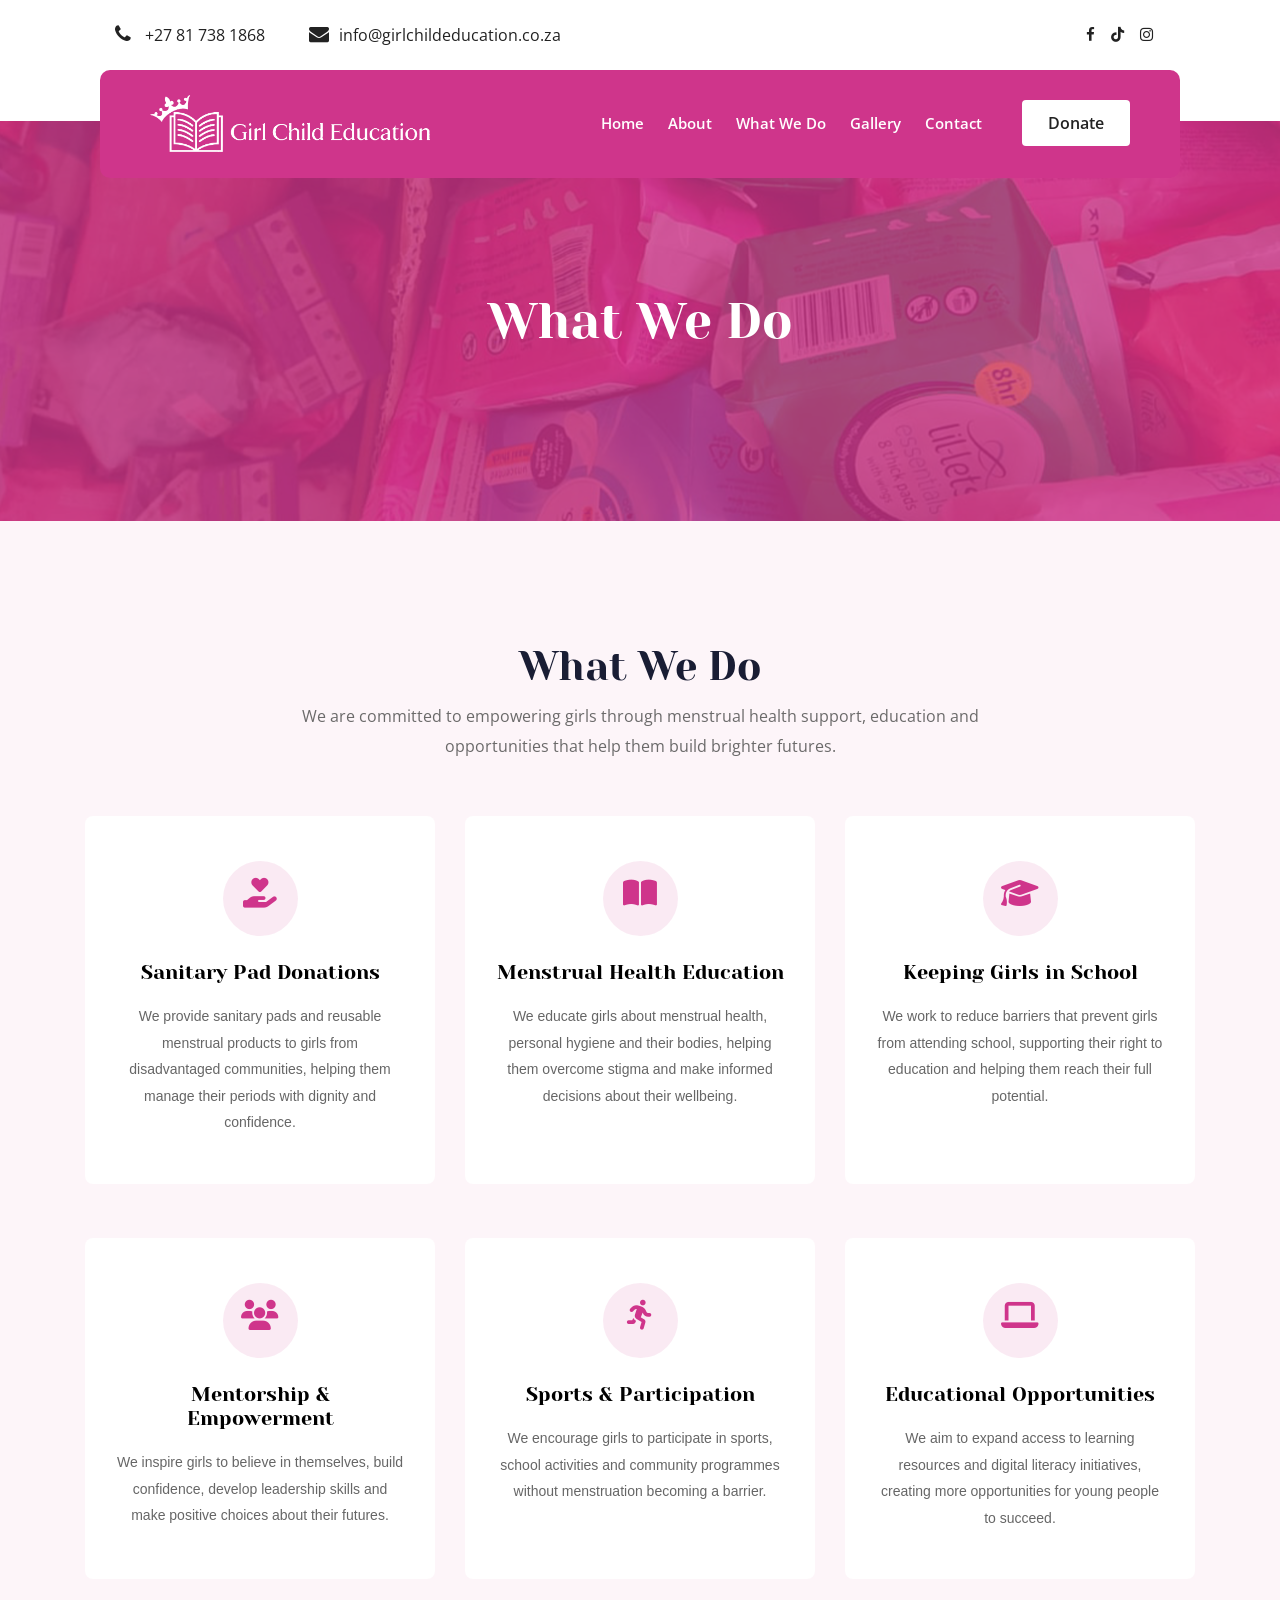
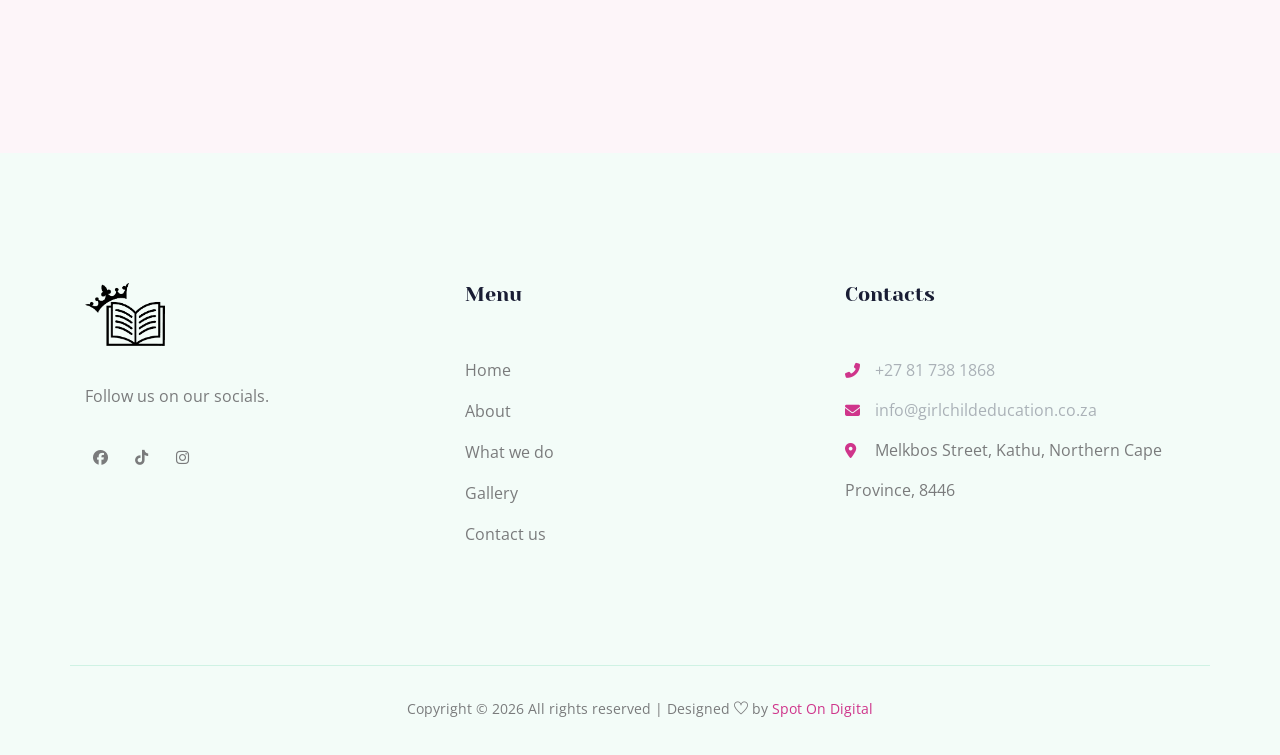
<file: what-we-do.html>
<!doctype html>
<html class="no-js" lang="zxx">

<head>
    <meta charset="utf-8">
    <meta http-equiv="x-ua-compatible" content="ie=edge">
    <title>What We Do</title>
    <meta name="description" content="">
    <meta name="viewport" content="width=device-width, initial-scale=1">

    <!-- <link rel="manifest" href="site.webmanifest"> -->
    <link rel="shortcut icon" type="image/x-icon" href="img/favicon.png">
    <!-- Place favicon.ico in the root directory -->
    
    <link rel="stylesheet" href="https://cdnjs.cloudflare.com/ajax/libs/font-awesome/6.5.2/css/all.min.css">

    <!-- CSS here -->
    <link rel="stylesheet" href="css/bootstrap.min.css">
    <link rel="stylesheet" href="css/owl.carousel.min.css">
    <link rel="stylesheet" href="css/magnific-popup.css">
    <link rel="stylesheet" href="css/font-awesome.min.css">
    <link rel="stylesheet" href="css/themify-icons.css">
    <link rel="stylesheet" href="css/nice-select.css">
    <link rel="stylesheet" href="css/flaticon.css">
    <link rel="stylesheet" href="css/gijgo.css">
    <link rel="stylesheet" href="css/animate.css">
    <link rel="stylesheet" href="css/slicknav.css">
    <link rel="stylesheet" href="css/style.css">
    <!-- <link rel="stylesheet" href="css/responsive.css"> -->
</head>

<body>
    <!--[if lte IE 9]>
            <p class="browserupgrade">You are using an <strong>outdated</strong> browser. Please <a href="https://browsehappy.com/">upgrade your browser</a> to improve your experience and security.</p>
        <![endif]-->


    <!-- header-start -->
    <header>
        <div class="header-area ">
            <div class="header-top_area">
                <div class="container-fluid">
                    <div class="row">
                        <div class="col-xl-6 col-md-12 col-lg-8">
                            <div class="short_contact_list">
                                <ul>
                                    <li><a href="#"> <i class="fa fa-phone"></i> +27 81 738 1868</a></li>
                                    <li><a href="#"> <i class="fa fa-envelope"></i>info@girlchildeducation.co.za</a></li>
                                </ul>
                            </div>
                        </div>
                        <div class="col-xl-6 col-md-6 col-lg-4">
                            <div class="social_media_links d-none d-lg-block">
                                <a href="#">
                                    <i class="fa fa-facebook"></i>
                                </a>
                                
                                <a href="#">
                                    <i class="fab fa-tiktok"></i>
                                </a>
                                
                                <a href="https://www.instagram.com/thegirchildeducation?avpt=aXhwd3hvemVoOXRs" target="_blank" aria-label="Instagram">
                                <i class="fab fa-instagram"></i>
                                </a>
                            </div>
                        </div>
                    </div>
                </div>
            </div>
            <div id="sticky-header" class="main-header-area">
                <div class="container-fluid">
                    <div class="row align-items-center">
                        
                    <div class="col-xl-3 col-lg-3">
                        <div class="logo">
                            <a href="index.html" class="d-flex align-items-center text-decoration-none">
                                <img src="img/logo.png" alt="Girl Child Education Logo"
                                     style="width: 280px; height: auto; margin-right: 12px;">
                            </a>
                        </div>
                    </div>

                        <div class="col-xl-9 col-lg-9">
                            <div class="main-menu">
                                <nav>
                                    <ul id="navigation">
                                        <li><a href="index.html">Home</a></li>
                                        <li><a href="about.html">About</a></li>
                                        <li><a href="what-we-do.html">What we do</a></li>
                                        <li><a href="gallery.html">Gallery</a></li>
                                        <li><a href="contact.html">Contact</a></li>
                                    </ul>
                                </nav>
                                <div class="Appointment">
                                    <div class="book_btn d-none d-lg-block">
                                        <a href="contact.html">Donate</a>
                                    </div>
                                </div>
                            </div>
                        </div>
                        <div class="col-12">
                            <div class="mobile_menu d-block d-lg-none"></div>
                        </div>
                    </div>
                </div>
            </div>
        </div>
    </header>
    <!-- header-end -->

    <!-- bradcam_area_start  -->
    <div class="bradcam_area breadcam_bg overlay d-flex align-items-center justify-content-center">
        <div class="container">
            <div class="row">
                <div class="col-xl-12">
                    <div class="bradcam_text text-center">
                        <h3>What We Do</h3>
                    </div>
                </div>
            </div>
        </div>
    </div>
    <!-- bradcam_area_end  -->

    


    
    
    
<!-- What We Do -->
<section class="vmv_area section_padding">
    <div class="container">

        <!-- Section Heading -->
        <div class="row justify-content-center">
            <div class="col-lg-8">
                <div class="section_title text-center mb-55">
                    <h3>What We Do</h3>
                    <p>
                        We are committed to empowering girls through menstrual health support,
                        education and opportunities that help them build brighter futures.
                    </p>
                </div>
            </div>
        </div>

        <div class="row">

            <!-- Sanitary Pad Donations -->
            <div class="col-lg-4 col-md-6 mb-4">
                <div class="single_vmv text-center">
                    <div class="vmv_icon">
                        <i class="fas fa-hand-holding-heart"></i>
                    </div>
                    <h4>Sanitary Pad Donations</h4>
                    <p>
                        We provide sanitary pads and reusable menstrual products
                        to girls from disadvantaged communities, helping them
                        manage their periods with dignity and confidence.
                    </p>
                </div>
            </div>

            <!-- Menstrual Health Education -->
            <div class="col-lg-4 col-md-6 mb-4">
                <div class="single_vmv text-center">
                    <div class="vmv_icon">
                        <i class="fas fa-book-open"></i>
                    </div>
                    <h4>Menstrual Health Education</h4>
                    <p>
                        We educate girls about menstrual health, personal hygiene
                        and their bodies, helping them overcome stigma and make
                        informed decisions about their wellbeing.
                    </p>
                </div>
            </div>

            <!-- Keeping Girls in School -->
            <div class="col-lg-4 col-md-6 mb-4">
                <div class="single_vmv text-center">
                    <div class="vmv_icon">
                        <i class="fas fa-graduation-cap"></i>
                    </div>
                    <h4>Keeping Girls in School</h4>
                    <p>
                        We work to reduce barriers that prevent girls from
                        attending school, supporting their right to education
                        and helping them reach their full potential.
                    </p>
                </div>
            </div>

            <!-- Mentorship -->
            <div class="col-lg-4 col-md-6 mb-4">
                <div class="single_vmv text-center">
                    <div class="vmv_icon">
                        <i class="fas fa-users"></i>
                    </div>
                    <h4>Mentorship & Empowerment</h4>
                    <p>
                        We inspire girls to believe in themselves, build
                        confidence, develop leadership skills and make
                        positive choices about their futures.
                    </p>
                </div>
            </div>

            <!-- Sports and Participation -->
            <div class="col-lg-4 col-md-6 mb-4">
                <div class="single_vmv text-center">
                    <div class="vmv_icon">
                        <i class="fas fa-running"></i>
                    </div>
                    <h4>Sports & Participation</h4>
                    <p>
                        We encourage girls to participate in sports, school
                        activities and community programmes without
                        menstruation becoming a barrier.
                    </p>
                </div>
            </div>

            <!-- Educational Opportunities -->
            <div class="col-lg-4 col-md-6 mb-4">
                <div class="single_vmv text-center">
                    <div class="vmv_icon">
                        <i class="fas fa-laptop"></i>
                    </div>
                    <h4>Educational Opportunities</h4>
                    <p>
                        We aim to expand access to learning resources and
                        digital literacy initiatives, creating more
                        opportunities for young people to succeed.
                    </p>
                </div>
            </div>

        </div>
    </div>
</section>
<!-- What We Do End -->
    
   
  


   
   <!-- footer_start  -->
    <footer class="footer">
        <div class="footer_top">
            <div class="container">
                <div class="row">
                    
                    <div class="col-xl-4 col-md-6 col-lg-4">
                        <div class="footer_widget">
                            <div class="footer_logo">
                                <a href="#">
                                    <img src="img/logo-black2.png" alt="Girl Child Education"
                                         style="width: 80px; height: auto;">
                                </a>
                            </div>

                            <p class="address_text">Follow us on our socials.</p>

                            <div class="socail_links">
                                <ul>
                                    <li>
                                        <a href="#" target="_blank" aria-label="Facebook">
                                            <i class="fab fa-facebook-f"></i>
                                        </a>
                                    </li>
                                    <li>
                                        <a href="#" target="_blank" aria-label="TikTok">
                                            <i class="fab fa-tiktok"></i>
                                        </a>
                                    </li>
                                    <li>
                                        <a href="https://www.instagram.com/thegirchildeducation?avpt=aXhwd3hvemVoOXRs" target="_blank" aria-label="Instagram">
                                <i class="fab fa-instagram"></i>
                                </a>
                                    </li>
                                </ul>
                            </div>
                        </div>
                    </div>

                    <div class="col-xl-4 col-md-6 col-lg-2">
                        <div class="footer_widget">
                            <h3 class="footer_title">
                                Menu
                            </h3>
                            <ul class="links">
                                <li><a href="#">Home</a></li>
                                <li><a href="#">About</a></li>
                                <li><a href="#">What we do</a></li>
                                <li><a href="#">Gallery</a></li>
                                <li><a href="#">Contact us</a></li>
                            </ul>
                        </div>
                    </div>
                    
                    <div class="col-xl-4 col-md-6 col-lg-3">
                        <div class="footer_widget">
                            <h3 class="footer_title">
                                Contacts
                            </h3>

                            <div class="contacts">
                                <p>
                                    <i class="fas fa-phone-alt"></i>
                                    <a href="tel:+27817381868">+27 81 738 1868</a>
                                    <br>

                                    <i class="fas fa-envelope"></i>
                                    <a href="mailto:info@girlchildeducation.co.za">
                                        info@girlchildeducation.co.za
                                    </a>
                                    <br>

                                    <i class="fas fa-map-marker-alt"></i>
                                    Melkbos Street, Kathu, Northern Cape Province, 8446

                                </p>
                            </div>
                        </div>
                    </div>
                  
                </div>
            </div>
        </div>
        
            <div class="copy-right_text">
                <div class="container">
                    <div class="row">
                        <div class="bordered_1px"></div>

                        <div class="col-xl-12">
                            <p class="copy_right text-center">
                                Copyright &copy;
                                <script>document.write(new Date().getFullYear());</script>
                                All rights reserved |
                                Designed <i class="ti-heart" aria-hidden="true"></i> by
                                <a href="https://spotondigital.co.za" target="_blank">
                                    Spot On Digital
                                </a>
                            </p>
                        </div>
                    </div>
                </div>
            </div>

    </footer>
    <!-- footer_end  -->

    <!-- link that opens popup -->

    <!-- JS here -->
    <script src="js/vendor/modernizr-3.5.0.min.js"></script>
    <script src="js/vendor/jquery-1.12.4.min.js"></script>
    <script src="js/popper.min.js"></script>
    <script src="js/bootstrap.min.js"></script>
    <script src="js/owl.carousel.min.js"></script>
    <script src="js/isotope.pkgd.min.js"></script>
    <script src="js/ajax-form.js"></script>
    <script src="js/waypoints.min.js"></script>
    <script src="js/jquery.counterup.min.js"></script>
    <script src="js/imagesloaded.pkgd.min.js"></script>
    <script src="js/scrollIt.js"></script>
    <script src="js/jquery.scrollUp.min.js"></script>
    <script src="js/wow.min.js"></script>
    <script src="js/nice-select.min.js"></script>
    <script src="js/jquery.slicknav.min.js"></script>
    <script src="js/jquery.magnific-popup.min.js"></script>
    <script src="js/plugins.js"></script>
    <script src="js/gijgo.min.js"></script>
    <!--contact js-->
    <script src="js/contact.js"></script>
    <script src="js/jquery.ajaxchimp.min.js"></script>
    <script src="js/jquery.form.js"></script>
    <script src="js/jquery.validate.min.js"></script>
    <script src="js/mail-script.js"></script>

    <script src="js/main.js"></script>
</body>

</html>
</file>
<file: css/themify-icons.css>
@font-face {
	font-family: 'themify';
	src:url('../fonts/themify.eot?-fvbane');
	src:url('../fonts/themify.eot?#iefix-fvbane') format('embedded-opentype'),
		url('../fonts/themify.woff?-fvbane') format('woff'),
		url('../fonts/themify.ttf?-fvbane') format('truetype'),
		url('../fonts/themify.svg?-fvbane#themify') format('svg');
	font-weight: normal;
	font-style: normal;
}

[class^="ti-"], [class*=" ti-"] {
	font-family: 'themify';
	/* speak: none; */
	font-style: normal;
	font-weight: normal;
	font-variant: normal;
	text-transform: none;
	line-height: 1;

	/* Better Font Rendering =========== */
	-webkit-font-smoothing: antialiased;
	-moz-osx-font-smoothing: grayscale;
}

.ti-wand:before {
	content: "\e600";
}
.ti-volume:before {
	content: "\e601";
}
.ti-user:before {
	content: "\e602";
}
.ti-unlock:before {
	content: "\e603";
}
.ti-unlink:before {
	content: "\e604";
}
.ti-trash:before {
	content: "\e605";
}
.ti-thought:before {
	content: "\e606";
}
.ti-target:before {
	content: "\e607";
}
.ti-tag:before {
	content: "\e608";
}
.ti-tablet:before {
	content: "\e609";
}
.ti-star:before {
	content: "\e60a";
}
.ti-spray:before {
	content: "\e60b";
}
.ti-signal:before {
	content: "\e60c";
}
.ti-shopping-cart:before {
	content: "\e60d";
}
.ti-shopping-cart-full:before {
	content: "\e60e";
}
.ti-settings:before {
	content: "\e60f";
}
.ti-search:before {
	content: "\e610";
}
.ti-zoom-in:before {
	content: "\e611";
}
.ti-zoom-out:before {
	content: "\e612";
}
.ti-cut:before {
	content: "\e613";
}
.ti-ruler:before {
	content: "\e614";
}
.ti-ruler-pencil:before {
	content: "\e615";
}
.ti-ruler-alt:before {
	content: "\e616";
}
.ti-bookmark:before {
	content: "\e617";
}
.ti-bookmark-alt:before {
	content: "\e618";
}
.ti-reload:before {
	content: "\e619";
}
.ti-plus:before {
	content: "\e61a";
}
.ti-pin:before {
	content: "\e61b";
}
.ti-pencil:before {
	content: "\e61c";
}
.ti-pencil-alt:before {
	content: "\e61d";
}
.ti-paint-roller:before {
	content: "\e61e";
}
.ti-paint-bucket:before {
	content: "\e61f";
}
.ti-na:before {
	content: "\e620";
}
.ti-mobile:before {
	content: "\e621";
}
.ti-minus:before {
	content: "\e622";
}
.ti-medall:before {
	content: "\e623";
}
.ti-medall-alt:before {
	content: "\e624";
}
.ti-marker:before {
	content: "\e625";
}
.ti-marker-alt:before {
	content: "\e626";
}
.ti-arrow-up:before {
	content: "\e627";
}
.ti-arrow-right:before {
	content: "\e628";
}
.ti-arrow-left:before {
	content: "\e629";
}
.ti-arrow-down:before {
	content: "\e62a";
}
.ti-lock:before {
	content: "\e62b";
}
.ti-location-arrow:before {
	content: "\e62c";
}
.ti-link:before {
	content: "\e62d";
}
.ti-layout:before {
	content: "\e62e";
}
.ti-layers:before {
	content: "\e62f";
}
.ti-layers-alt:before {
	content: "\e630";
}
.ti-key:before {
	content: "\e631";
}
.ti-import:before {
	content: "\e632";
}
.ti-image:before {
	content: "\e633";
}
.ti-heart:before {
	content: "\e634";
}
.ti-heart-broken:before {
	content: "\e635";
}
.ti-hand-stop:before {
	content: "\e636";
}
.ti-hand-open:before {
	content: "\e637";
}
.ti-hand-drag:before {
	content: "\e638";
}
.ti-folder:before {
	content: "\e639";
}
.ti-flag:before {
	content: "\e63a";
}
.ti-flag-alt:before {
	content: "\e63b";
}
.ti-flag-alt-2:before {
	content: "\e63c";
}
.ti-eye:before {
	content: "\e63d";
}
.ti-export:before {
	content: "\e63e";
}
.ti-exchange-vertical:before {
	content: "\e63f";
}
.ti-desktop:before {
	content: "\e640";
}
.ti-cup:before {
	content: "\e641";
}
.ti-crown:before {
	content: "\e642";
}
.ti-comments:before {
	content: "\e643";
}
.ti-comment:before {
	content: "\e644";
}
.ti-comment-alt:before {
	content: "\e645";
}
.ti-close:before {
	content: "\e646";
}
.ti-clip:before {
	content: "\e647";
}
.ti-angle-up:before {
	content: "\e648";
}
.ti-angle-right:before {
	content: "\e649";
}
.ti-angle-left:before {
	content: "\e64a";
}
.ti-angle-down:before {
	content: "\e64b";
}
.ti-check:before {
	content: "\e64c";
}
.ti-check-box:before {
	content: "\e64d";
}
.ti-camera:before {
	content: "\e64e";
}
.ti-announcement:before {
	content: "\e64f";
}
.ti-brush:before {
	content: "\e650";
}
.ti-briefcase:before {
	content: "\e651";
}
.ti-bolt:before {
	content: "\e652";
}
.ti-bolt-alt:before {
	content: "\e653";
}
.ti-blackboard:before {
	content: "\e654";
}
.ti-bag:before {
	content: "\e655";
}
.ti-move:before {
	content: "\e656";
}
.ti-arrows-vertical:before {
	content: "\e657";
}
.ti-arrows-horizontal:before {
	content: "\e658";
}
.ti-fullscreen:before {
	content: "\e659";
}
.ti-arrow-top-right:before {
	content: "\e65a";
}
.ti-arrow-top-left:before {
	content: "\e65b";
}
.ti-arrow-circle-up:before {
	content: "\e65c";
}
.ti-arrow-circle-right:before {
	content: "\e65d";
}
.ti-arrow-circle-left:before {
	content: "\e65e";
}
.ti-arrow-circle-down:before {
	content: "\e65f";
}
.ti-angle-double-up:before {
	content: "\e660";
}
.ti-angle-double-right:before {
	content: "\e661";
}
.ti-angle-double-left:before {
	content: "\e662";
}
.ti-angle-double-down:before {
	content: "\e663";
}
.ti-zip:before {
	content: "\e664";
}
.ti-world:before {
	content: "\e665";
}
.ti-wheelchair:before {
	content: "\e666";
}
.ti-view-list:before {
	content: "\e667";
}
.ti-view-list-alt:before {
	content: "\e668";
}
.ti-view-grid:before {
	content: "\e669";
}
.ti-uppercase:before {
	content: "\e66a";
}
.ti-upload:before {
	content: "\e66b";
}
.ti-underline:before {
	content: "\e66c";
}
.ti-truck:before {
	content: "\e66d";
}
.ti-timer:before {
	content: "\e66e";
}
.ti-ticket:before {
	content: "\e66f";
}
.ti-thumb-up:before {
	content: "\e670";
}
.ti-thumb-down:before {
	content: "\e671";
}
.ti-text:before {
	content: "\e672";
}
.ti-stats-up:before {
	content: "\e673";
}
.ti-stats-down:before {
	content: "\e674";
}
.ti-split-v:before {
	content: "\e675";
}
.ti-split-h:before {
	content: "\e676";
}
.ti-smallcap:before {
	content: "\e677";
}
.ti-shine:before {
	content: "\e678";
}
.ti-shift-right:before {
	content: "\e679";
}
.ti-shift-left:before {
	content: "\e67a";
}
.ti-shield:before {
	content: "\e67b";
}
.ti-notepad:before {
	content: "\e67c";
}
.ti-server:before {
	content: "\e67d";
}
.ti-quote-right:before {
	content: "\e67e";
}
.ti-quote-left:before {
	content: "\e67f";
}
.ti-pulse:before {
	content: "\e680";
}
.ti-printer:before {
	content: "\e681";
}
.ti-power-off:before {
	content: "\e682";
}
.ti-plug:before {
	content: "\e683";
}
.ti-pie-chart:before {
	content: "\e684";
}
.ti-paragraph:before {
	content: "\e685";
}
.ti-panel:before {
	content: "\e686";
}
.ti-package:before {
	content: "\e687";
}
.ti-music:before {
	content: "\e688";
}
.ti-music-alt:before {
	content: "\e689";
}
.ti-mouse:before {
	content: "\e68a";
}
.ti-mouse-alt:before {
	content: "\e68b";
}
.ti-money:before {
	content: "\e68c";
}
.ti-microphone:before {
	content: "\e68d";
}
.ti-menu:before {
	content: "\e68e";
}
.ti-menu-alt:before {
	content: "\e68f";
}
.ti-map:before {
	content: "\e690";
}
.ti-map-alt:before {
	content: "\e691";
}
.ti-loop:before {
	content: "\e692";
}
.ti-location-pin:before {
	content: "\e693";
}
.ti-list:before {
	content: "\e694";
}
.ti-light-bulb:before {
	content: "\e695";
}
.ti-Italic:before {
	content: "\e696";
}
.ti-info:before {
	content: "\e697";
}
.ti-infinite:before {
	content: "\e698";
}
.ti-id-badge:before {
	content: "\e699";
}
.ti-hummer:before {
	content: "\e69a";
}
.ti-home:before {
	content: "\e69b";
}
.ti-help:before {
	content: "\e69c";
}
.ti-headphone:before {
	content: "\e69d";
}
.ti-harddrives:before {
	content: "\e69e";
}
.ti-harddrive:before {
	content: "\e69f";
}
.ti-gift:before {
	content: "\e6a0";
}
.ti-game:before {
	content: "\e6a1";
}
.ti-filter:before {
	content: "\e6a2";
}
.ti-files:before {
	content: "\e6a3";
}
.ti-file:before {
	content: "\e6a4";
}
.ti-eraser:before {
	content: "\e6a5";
}
.ti-envelope:before {
	content: "\e6a6";
}
.ti-download:before {
	content: "\e6a7";
}
.ti-direction:before {
	content: "\e6a8";
}
.ti-direction-alt:before {
	content: "\e6a9";
}
.ti-dashboard:before {
	content: "\e6aa";
}
.ti-control-stop:before {
	content: "\e6ab";
}
.ti-control-shuffle:before {
	content: "\e6ac";
}
.ti-control-play:before {
	content: "\e6ad";
}
.ti-control-pause:before {
	content: "\e6ae";
}
.ti-control-forward:before {
	content: "\e6af";
}
.ti-control-backward:before {
	content: "\e6b0";
}
.ti-cloud:before {
	content: "\e6b1";
}
.ti-cloud-up:before {
	content: "\e6b2";
}
.ti-cloud-down:before {
	content: "\e6b3";
}
.ti-clipboard:before {
	content: "\e6b4";
}
.ti-car:before {
	content: "\e6b5";
}
.ti-calendar:before {
	content: "\e6b6";
}
.ti-book:before {
	content: "\e6b7";
}
.ti-bell:before {
	content: "\e6b8";
}
.ti-basketball:before {
	content: "\e6b9";
}
.ti-bar-chart:before {
	content: "\e6ba";
}
.ti-bar-chart-alt:before {
	content: "\e6bb";
}
.ti-back-right:before {
	content: "\e6bc";
}
.ti-back-left:before {
	content: "\e6bd";
}
.ti-arrows-corner:before {
	content: "\e6be";
}
.ti-archive:before {
	content: "\e6bf";
}
.ti-anchor:before {
	content: "\e6c0";
}
.ti-align-right:before {
	content: "\e6c1";
}
.ti-align-left:before {
	content: "\e6c2";
}
.ti-align-justify:before {
	content: "\e6c3";
}
.ti-align-center:before {
	content: "\e6c4";
}
.ti-alert:before {
	content: "\e6c5";
}
.ti-alarm-clock:before {
	content: "\e6c6";
}
.ti-agenda:before {
	content: "\e6c7";
}
.ti-write:before {
	content: "\e6c8";
}
.ti-window:before {
	content: "\e6c9";
}
.ti-widgetized:before {
	content: "\e6ca";
}
.ti-widget:before {
	content: "\e6cb";
}
.ti-widget-alt:before {
	content: "\e6cc";
}
.ti-wallet:before {
	content: "\e6cd";
}
.ti-video-clapper:before {
	content: "\e6ce";
}
.ti-video-camera:before {
	content: "\e6cf";
}
.ti-vector:before {
	content: "\e6d0";
}
.ti-themify-logo:before {
	content: "\e6d1";
}
.ti-themify-favicon:before {
	content: "\e6d2";
}
.ti-themify-favicon-alt:before {
	content: "\e6d3";
}
.ti-support:before {
	content: "\e6d4";
}
.ti-stamp:before {
	content: "\e6d5";
}
.ti-split-v-alt:before {
	content: "\e6d6";
}
.ti-slice:before {
	content: "\e6d7";
}
.ti-shortcode:before {
	content: "\e6d8";
}
.ti-shift-right-alt:before {
	content: "\e6d9";
}
.ti-shift-left-alt:before {
	content: "\e6da";
}
.ti-ruler-alt-2:before {
	content: "\e6db";
}
.ti-receipt:before {
	content: "\e6dc";
}
.ti-pin2:before {
	content: "\e6dd";
}
.ti-pin-alt:before {
	content: "\e6de";
}
.ti-pencil-alt2:before {
	content: "\e6df";
}
.ti-palette:before {
	content: "\e6e0";
}
.ti-more:before {
	content: "\e6e1";
}
.ti-more-alt:before {
	content: "\e6e2";
}
.ti-microphone-alt:before {
	content: "\e6e3";
}
.ti-magnet:before {
	content: "\e6e4";
}
.ti-line-double:before {
	content: "\e6e5";
}
.ti-line-dotted:before {
	content: "\e6e6";
}
.ti-line-dashed:before {
	content: "\e6e7";
}
.ti-layout-width-full:before {
	content: "\e6e8";
}
.ti-layout-width-default:before {
	content: "\e6e9";
}
.ti-layout-width-default-alt:before {
	content: "\e6ea";
}
.ti-layout-tab:before {
	content: "\e6eb";
}
.ti-layout-tab-window:before {
	content: "\e6ec";
}
.ti-layout-tab-v:before {
	content: "\e6ed";
}
.ti-layout-tab-min:before {
	content: "\e6ee";
}
.ti-layout-slider:before {
	content: "\e6ef";
}
.ti-layout-slider-alt:before {
	content: "\e6f0";
}
.ti-layout-sidebar-right:before {
	content: "\e6f1";
}
.ti-layout-sidebar-none:before {
	content: "\e6f2";
}
.ti-layout-sidebar-left:before {
	content: "\e6f3";
}
.ti-layout-placeholder:before {
	content: "\e6f4";
}
.ti-layout-menu:before {
	content: "\e6f5";
}
.ti-layout-menu-v:before {
	content: "\e6f6";
}
.ti-layout-menu-separated:before {
	content: "\e6f7";
}
.ti-layout-menu-full:before {
	content: "\e6f8";
}
.ti-layout-media-right-alt:before {
	content: "\e6f9";
}
.ti-layout-media-right:before {
	content: "\e6fa";
}
.ti-layout-media-overlay:before {
	content: "\e6fb";
}
.ti-layout-media-overlay-alt:before {
	content: "\e6fc";
}
.ti-layout-media-overlay-alt-2:before {
	content: "\e6fd";
}
.ti-layout-media-left-alt:before {
	content: "\e6fe";
}
.ti-layout-media-left:before {
	content: "\e6ff";
}
.ti-layout-media-center-alt:before {
	content: "\e700";
}
.ti-layout-media-center:before {
	content: "\e701";
}
.ti-layout-list-thumb:before {
	content: "\e702";
}
.ti-layout-list-thumb-alt:before {
	content: "\e703";
}
.ti-layout-list-post:before {
	content: "\e704";
}
.ti-layout-list-large-image:before {
	content: "\e705";
}
.ti-layout-line-solid:before {
	content: "\e706";
}
.ti-layout-grid4:before {
	content: "\e707";
}
.ti-layout-grid3:before {
	content: "\e708";
}
.ti-layout-grid2:before {
	content: "\e709";
}
.ti-layout-grid2-thumb:before {
	content: "\e70a";
}
.ti-layout-cta-right:before {
	content: "\e70b";
}
.ti-layout-cta-left:before {
	content: "\e70c";
}
.ti-layout-cta-center:before {
	content: "\e70d";
}
.ti-layout-cta-btn-right:before {
	content: "\e70e";
}
.ti-layout-cta-btn-left:before {
	content: "\e70f";
}
.ti-layout-column4:before {
	content: "\e710";
}
.ti-layout-column3:before {
	content: "\e711";
}
.ti-layout-column2:before {
	content: "\e712";
}
.ti-layout-accordion-separated:before {
	content: "\e713";
}
.ti-layout-accordion-merged:before {
	content: "\e714";
}
.ti-layout-accordion-list:before {
	content: "\e715";
}
.ti-ink-pen:before {
	content: "\e716";
}
.ti-info-alt:before {
	content: "\e717";
}
.ti-help-alt:before {
	content: "\e718";
}
.ti-headphone-alt:before {
	content: "\e719";
}
.ti-hand-point-up:before {
	content: "\e71a";
}
.ti-hand-point-right:before {
	content: "\e71b";
}
.ti-hand-point-left:before {
	content: "\e71c";
}
.ti-hand-point-down:before {
	content: "\e71d";
}
.ti-gallery:before {
	content: "\e71e";
}
.ti-face-smile:before {
	content: "\e71f";
}
.ti-face-sad:before {
	content: "\e720";
}
.ti-credit-card:before {
	content: "\e721";
}
.ti-control-skip-forward:before {
	content: "\e722";
}
.ti-control-skip-backward:before {
	content: "\e723";
}
.ti-control-record:before {
	content: "\e724";
}
.ti-control-eject:before {
	content: "\e725";
}
.ti-comments-smiley:before {
	content: "\e726";
}
.ti-brush-alt:before {
	content: "\e727";
}
.ti-youtube:before {
	content: "\e728";
}
.ti-vimeo:before {
	content: "\e729";
}
.ti-twitter:before {
	content: "\e72a";
}
.ti-time:before {
	content: "\e72b";
}
.ti-tumblr:before {
	content: "\e72c";
}
.ti-skype:before {
	content: "\e72d";
}
.ti-share:before {
	content: "\e72e";
}
.ti-share-alt:before {
	content: "\e72f";
}
.ti-rocket:before {
	content: "\e730";
}
.ti-pinterest:before {
	content: "\e731";
}
.ti-new-window:before {
	content: "\e732";
}
.ti-microsoft:before {
	content: "\e733";
}
.ti-list-ol:before {
	content: "\e734";
}
.ti-linkedin:before {
	content: "\e735";
}
.ti-layout-sidebar-2:before {
	content: "\e736";
}
.ti-layout-grid4-alt:before {
	content: "\e737";
}
.ti-layout-grid3-alt:before {
	content: "\e738";
}
.ti-layout-grid2-alt:before {
	content: "\e739";
}
.ti-layout-column4-alt:before {
	content: "\e73a";
}
.ti-layout-column3-alt:before {
	content: "\e73b";
}
.ti-layout-column2-alt:before {
	content: "\e73c";
}
.ti-instagram:before {
	content: "\e73d";
}
.ti-google:before {
	content: "\e73e";
}
.ti-github:before {
	content: "\e73f";
}
.ti-flickr:before {
	content: "\e740";
}
.ti-facebook:before {
	content: "\e741";
}
.ti-dropbox:before {
	content: "\e742";
}
.ti-dribbble:before {
	content: "\e743";
}
.ti-apple:before {
	content: "\e744";
}
.ti-android:before {
	content: "\e745";
}
.ti-save:before {
	content: "\e746";
}
.ti-save-alt:before {
	content: "\e747";
}
.ti-yahoo:before {
	content: "\e748";
}
.ti-wordpress:before {
	content: "\e749";
}
.ti-vimeo-alt:before {
	content: "\e74a";
}
.ti-twitter-alt:before {
	content: "\e74b";
}
.ti-tumblr-alt:before {
	content: "\e74c";
}
.ti-trello:before {
	content: "\e74d";
}
.ti-stack-overflow:before {
	content: "\e74e";
}
.ti-soundcloud:before {
	content: "\e74f";
}
.ti-sharethis:before {
	content: "\e750";
}
.ti-sharethis-alt:before {
	content: "\e751";
}
.ti-reddit:before {
	content: "\e752";
}
.ti-pinterest-alt:before {
	content: "\e753";
}
.ti-microsoft-alt:before {
	content: "\e754";
}
.ti-linux:before {
	content: "\e755";
}
.ti-jsfiddle:before {
	content: "\e756";
}
.ti-joomla:before {
	content: "\e757";
}
.ti-html5:before {
	content: "\e758";
}
.ti-flickr-alt:before {
	content: "\e759";
}
.ti-email:before {
	content: "\e75a";
}
.ti-drupal:before {
	content: "\e75b";
}
.ti-dropbox-alt:before {
	content: "\e75c";
}
.ti-css3:before {
	content: "\e75d";
}
.ti-rss:before {
	content: "\e75e";
}
.ti-rss-alt:before {
	content: "\e75f";
}
</file>
<file: css/nice-select.css>
.nice-select {
  -webkit-tap-highlight-color: transparent;
  background-color: #fff;
  border-radius: 5px;
  border: solid 1px #e8e8e8;
  box-sizing: border-box;
  clear: both;
  cursor: pointer;
  display: block;
  float: left;
  font-family: inherit;
  font-size: 14px;
  font-weight: normal;
  height: 42px;
  line-height: 40px;
  outline: none;
  padding-left: 18px;
  padding-right: 30px;
  position: relative;
  text-align: left !important;
  -webkit-transition: all 0.2s ease-in-out;
  transition: all 0.2s ease-in-out;
  -webkit-user-select: none;
     -moz-user-select: none;
      -ms-user-select: none;
          user-select: none;
  white-space: nowrap;
  width: auto; }
  .nice-select:hover {
    border-color: #dbdbdb; }
  .nice-select:active, .nice-select.open, .nice-select:focus {
    border-color: #999; }


  .nice-select.disabled {
    border-color: #ededed;
    color: #999;
    pointer-events: none; }
    .nice-select.disabled:after {
      border-color: #cccccc; }
  .nice-select.wide {
    width: 100%; }
    .nice-select.wide .list {
      left: 0 !important;
      right: 0 !important; }
  .nice-select.right {
    float: right; }
    .nice-select.right .list {
      left: auto;
      right: 0; }
  .nice-select.small {
    font-size: 12px;
    height: 36px;
    line-height: 34px; }
    .nice-select.small:after {
      height: 4px;
      width: 4px; }
    .nice-select.small .option {
      line-height: 34px;
      min-height: 34px; }
  .nice-select .list {
    background-color: #fff;
    border-radius: 5px;
    box-shadow: 0 0 0 1px rgba(68, 68, 68, 0.11);
    box-sizing: border-box;
    margin-top: 4px;
    opacity: 0;
    overflow: hidden;
    padding: 0;
    pointer-events: none;
    position: absolute;
    top: 100%;
    left: 0;
    -webkit-transform-origin: 50% 0;
        -ms-transform-origin: 50% 0;
            transform-origin: 50% 0;
    -webkit-transform: scale(0.75) translateY(-21px);
        -ms-transform: scale(0.75) translateY(-21px);
            transform: scale(0.75) translateY(-21px);
    -webkit-transition: all 0.2s cubic-bezier(0.5, 0, 0, 1.25), opacity 0.15s ease-out;
    transition: all 0.2s cubic-bezier(0.5, 0, 0, 1.25), opacity 0.15s ease-out;
    z-index: 9; }
    .nice-select .list:hover .option:not(:hover) {
      background-color: transparent !important; }
  .nice-select .option {
    cursor: pointer;
    font-weight: 400;
    line-height: 40px;
    list-style: none;
    min-height: 40px;
    outline: none;
    padding-left: 18px;
    padding-right: 29px;
    text-align: left;
    -webkit-transition: all 0.2s;
    transition: all 0.2s; }
    .nice-select .option:hover, .nice-select .option.focus, .nice-select .option.selected.focus {
      background-color: #f6f6f6; }
    .nice-select .option.selected {
      font-weight: bold; }
    .nice-select .option.disabled {
      background-color: transparent;
      color: #999;
      cursor: default; }

.no-csspointerevents .nice-select .list {
  display: none; }

.no-csspointerevents .nice-select.open .list {
  display: block; }





  /* ,,,,,,,,,,,,,,,, */


  .nice-select:after {
    content: "\e64b";
    display: block;
    height: 5px;
    margin-top: -5px;
    pointer-events: none;
    position: absolute;
    right: 30px;
    top: 8px;
    transition: all 0.15s ease-in-out;
    width: 5px;
    font-family: 'themify';
    color: #ddd; }

    .nice-select.open:after {
 }
    .nice-select.open .list {
      opacity: 1;
      pointer-events: auto;
      -webkit-transform: scale(1) translateY(0);
          -ms-transform: scale(1) translateY(0);
              transform: scale(1) translateY(0); }
</file>
<file: css/flaticon.css>
/*
  	Flaticon icon font: Flaticon
  	Creation date: 16/01/2020 12:03
  	*/

@font-face {
  font-family: "Flaticon";
  src: url("../fonts/Flaticon.eot");
  src: url("../fonts/Flaticon.eot?#iefix") format("embedded-opentype"),
       url("../fonts/Flaticon.woff2") format("woff2"),
       url("../fonts/Flaticon.woff") format("woff"),
       url("../fonts/Flaticon.ttf") format("truetype"),
       url("../fonts/Flaticon.svg#Flaticon") format("svg");
  font-weight: normal;
  font-style: normal;
}

@media screen and (-webkit-min-device-pixel-ratio:0) {
  @font-face {
    font-family: "Flaticon";
    src: url("../fonts/Flaticon.svg#Flaticon") format("svg");
  }
}

[class^="flaticon-"]:before, [class*=" flaticon-"]:before,
[class^="flaticon-"]:after, [class*=" flaticon-"]:after {   
  font-family: Flaticon;
font-style: normal;
}

.flaticon-ui:before { content: "\f100"; }
.flaticon-calendar:before { content: "\f101"; }
.flaticon-heart-beat:before { content: "\f102"; }
.flaticon-in-love:before { content: "\f103"; }
.flaticon-hug:before { content: "\f104"; }
</file>
<file: css/gijgo.css>
.gj-button {
    background-color: #f5f5f5;
    border: 1px solid #ddd;
    color: #000;
    border-radius: 3px;
    padding: 6px 10px;
    cursor: pointer;
}

.gj-unselectable {
    -webkit-touch-callout: none;
    -webkit-user-select: none;
    -khtml-user-select: none;
    -moz-user-select: none;
    -ms-user-select: none;
    user-select: none;
}

.gj-row {
    display: -webkit-box;
    display: -ms-flexbox;
    display: flex;
    -ms-flex-wrap: wrap;
    flex-wrap: wrap;
}

.gj-margin-left-5 {
    margin-left: 5px;
}

.gj-margin-left-10 {
    margin-left: 10px;
}

.gj-width-full {
    width: 100%;
}

.gj-cursor-pointer {
    cursor: pointer;
}

.gj-text-align-center {
    text-align: center;
}

.gj-font-size-16 {
    font-size: 16px;
}

.gj-hidden {
    display: none;
}

/** Material Design */
.gj-button-md {
    background: 0 0;
    border: none;
    border-radius: 2px;
    color: rgba(0, 0, 0, 0.87);
    position: relative;
    height: 36px;
    margin: 0;
    min-width: 64px;
    padding: 0 16px;
    display: inline-block;
    font-family: "Roboto","Helvetica","Arial",sans-serif;
    font-size: 1rem;
    font-weight: 500;
    text-transform: uppercase;
    letter-spacing: 0;
    overflow: hidden;
    will-change: box-shadow;
    transition: box-shadow .2s cubic-bezier(.4,0,1,1),background-color .2s cubic-bezier(.4,0,.2,1),color .2s cubic-bezier(.4,0,.2,1);
    outline: none;
    cursor: pointer;
    text-decoration: none;
    text-align: center;
    line-height: 36px;
    vertical-align: middle;
    overflow: hidden;
    -webkit-user-select: none;
    -moz-user-select: none;
    -ms-user-select: none;
    user-select: none;
}

.gj-button-md:hover {
    background-color: rgba(158,158,158,.2);
}

.gj-button-md:disabled {
    color: rgba(0,0,0,.26);
    background: 0 0;
}

.gj-button-md .material-icons,
.gj-button-md .gj-icon {
    vertical-align: middle;
    /*font-size: 1.3rem;
    margin-right: 4px;*/
}

.gj-button-md.gj-button-md-icon {
    width: 24px;
    height: 31px;
    min-width: 24px;
    padding: 0px;
    display: table;
}

.gj-button-md.gj-button-md-icon .material-icons,
.gj-button-md.gj-button-md-icon .gj-icon {
    display: table-cell;
    margin-right: 0px;
    width: 24px;
    height: 24px;
}

.gj-button-md.active {
    background-color: rgba(158,158,158,.4);
}

.gj-button-md-group {
    position: relative;
    display: inline-block;
    vertical-align: middle;
}

.gj-textbox-md {
    border: none;
    border-bottom: 1px solid rgba(0,0,0,.42);
    display: block;
    font-family: "Helvetica","Arial",sans-serif;
    font-size: 16px;
    line-height: 16px;
    padding: 4px 0px;
    margin: 0;
    width: 100%;
    background: 0 0;
    text-align: left;
    color: rgba(0,0,0,.87);
}

.gj-textbox-md:focus,
.gj-textbox-md:active {
    border-bottom: 2px solid rgba(0,0,0,.42);
    outline: none;
}

.gj-textbox-md::placeholder {
    color: #8e8e8e;
}

.gj-textbox-md:-ms-input-placeholder {
    color: #8e8e8e;
}

.gj-textbox-md::-ms-input-placeholder {
    color: #8e8e8e;
}

.gj-md-spacer-24 {
    min-width: 24px;
    width: 24px;
    display: inline-block;
}

.gj-md-spacer-32 {
    min-width: 32px;
    width: 32px;
    display: inline-block;
}

.gj-modal {
    position: fixed;
    top: 0;
    right: 0;
    bottom: 0;
    left: 0;
    z-index: 1203;
    display: none;
    overflow: hidden;
    -webkit-overflow-scrolling: touch;
    outline: 0;
    background-color: rgba(0, 0, 0, 0.54118);
    transition: 200ms ease opacity;
    will-change: opacity;
}

/* List */
ul.gj-list li [data-role="wrapper"] {
    display: table;
    width: 100%;
}

ul.gj-list li [data-role="checkbox"] {
    display: table-cell;
    vertical-align:middle;
    text-align:center;
}

ul.gj-list li [data-role="image"] {
    display: table-cell;
    vertical-align:middle;
    text-align:center;
}

ul.gj-list li [data-role="display"] {
    display: table-cell;
    vertical-align:middle;
    cursor: pointer;
}

ul.gj-list li [data-role="display"]:empty:before {
  content: "\200b"; /* unicode zero width space character */
}

/* List - Bootstrap */
ul.gj-list-bootstrap {
    padding-left: 0px;
    margin-bottom: 0px;
}

ul.gj-list-bootstrap li {
    padding: 0px;
}

ul.gj-list-bootstrap li [data-role="wrapper"] {
    padding: 0px 10px;
}

ul.gj-list-bootstrap li [data-role="checkbox"] {
    width: 24px;
    padding: 3px;
}

ul.gj-list-bootstrap li [data-role="image"] {
    width: 24px;
    height: 24px;
}

ul.gj-list-bootstrap li [data-role="display"] {
    padding: 8px 0px 8px 4px;
}

.list-group-item.active ul li, .list-group-item.active:focus ul li, .list-group-item.active:hover ul li {
    text-shadow: none;
    color:initial;
}

/* List - Material Design */
ul.gj-list-md {
    padding: 0px;
    list-style: none;
    list-style-type: none;
    line-height: 24px;
    letter-spacing: 0;
    color: #616161; /* Gray 700 */
}

ul.gj-list-md li {
    display: list-item;
    list-style-type: none;
    padding: 0px;
    min-height: unset;
    box-sizing: border-box;
    align-items: center;
    cursor: default;
    overflow: hidden;

    font-family: "Roboto","Helvetica","Arial",sans-serif;
    font-size: 16px;
    font-weight: 400;
    letter-spacing: .04em;
    line-height: 1;
    
    -webkit-flex-direction: row;
    -ms-flex-direction: row;
    flex-direction: row;
    -webkit-flex-wrap: nowrap;
    -ms-flex-wrap: nowrap;
    flex-wrap: nowrap;
}

ul.gj-list-md li [data-role="checkbox"] {
    height: 24px;
    width: 24px;
}

ul.gj-list-md li [data-role="image"] {
    height: 24px;
    width: 24px;
}

ul.gj-list-md li [data-role="display"] {
    padding: 8px 0px 8px 5px;
    order: 0;
    flex-grow: 2;
    text-decoration: none;
    box-sizing: border-box;
    align-items: center;
    text-align: left;
    color: rgba(0,0,0,.87);
}

ul.gj-list-md li.disabled>[data-role="wrapper"]>[data-role="display"] {
    color: #9E9E9E; /* Gray 500 */
}

.gj-list-md-active {
    background: #e0e0e0;
    color: #3f51b5;
}


/* Picker */
.gj-picker {
    position: absolute;
    z-index: 1203;
    background-color: #fff;
}

.gj-picker .selected {
    color: #fff;
}

/* Material Design */
.gj-picker-md {
    font-family: "Roboto","Helvetica","Arial",sans-serif;
    font-size: 16px;
    font-weight: 400;
    letter-spacing: .04em;
    line-height: 1;
    color: rgba(0,0,0,.87);
    border: 1px solid #E0E0E0;
}

.gj-modal .gj-picker-md {
    border: 0px;
}

.gj-picker-md [role="header"] {
    color: rgba(255, 255, 255, 0.54);
    display: flex;
    background: #2196f3;
    align-items: baseline;
    user-select: none;
    justify-content: center;
}

.gj-picker-md [role="footer"] {
    float: right;
    padding: 10px;
}

.gj-picker-md [role="footer"] button.gj-button-md {
    color: #2196f3;
    font-weight: bold;
    font-size: 13px;
}

/* Bootstrap */
.gj-picker-bootstrap {
    border-radius: 4px;
    border: 1px solid #E0E0E0;
}

.gj-picker-bootstrap .selected {
    color: #888;
}

.gj-picker-bootstrap [role="header"] {
    background: #eee;
    color: #AAA;
}
@font-face {
    font-family: 'gijgo-material';
    src: url('../fonts/gijgo-material.eot?235541');
    src: url('../fonts/gijgo-material.eot?235541#iefix') format('embedded-opentype'), url('../fonts/gijgo-material.ttf?235541') format('truetype'), url('../fonts/gijgo-material.woff?235541') format('woff'), url('../fonts/gijgo-material.svg?235541#gijgo-material') format('svg');
    font-weight: normal;
    font-style: normal;
}

.gj-icon {
    /* use !important to prevent issues with browser extensions that change fonts */
    font-family: 'gijgo-material' !important;
    font-size: 24px;
    speak: none;
    font-style: normal;
    font-weight: normal;
    font-variant: normal;
    text-transform: none;
    line-height: 1;
    /* Enable Ligatures ================ */
    letter-spacing: 0;
    -webkit-font-feature-settings: "liga";
    -moz-font-feature-settings: "liga=1";
    -moz-font-feature-settings: "liga";
    -ms-font-feature-settings: "liga" 1;
    font-feature-settings: "liga";
    -webkit-font-variant-ligatures: discretionary-ligatures;
    font-variant-ligatures: discretionary-ligatures;
    /* Better Font Rendering =========== */
    -webkit-font-smoothing: antialiased;
    -moz-osx-font-smoothing: grayscale;
}

.gj-icon.undo:before {
    content: "\e900";
}

.gj-icon.vertical-align-top:before {
    content: "\e901";
}

.gj-icon.vertical-align-center:before {
    content: "\e902";
}

.gj-icon.vertical-align-bottom:before {
    content: "\e903";
}

.gj-icon.arrow-dropup:before {
    content: "\e904";
}

.gj-icon.clock:before {
    content: "\e905";
}

.gj-icon.refresh:before {
    content: "\e906";
}

.gj-icon.last-page:before {
    content: "\e907";
}

.gj-icon.first-page:before {
    content: "\e908";
}

.gj-icon.cancel:before {
    content: "\e909";
}

.gj-icon.clear:before {
    content: "\e90a";
}

.gj-icon.check-circle:before {
    content: "\e90b";
}

.gj-icon.delete:before {
    content: "\e90c";
}

.gj-icon.arrow-upward:before {
    content: "\e90d";
}

.gj-icon.arrow-forward:before {
    content: "\e90e";
}

.gj-icon.arrow-downward:before {
    content: "\e90f";
}

.gj-icon.arrow-back:before {
    content: "\e910";
}

.gj-icon.list-numbered:before {
    content: "\e911";
}

.gj-icon.list-bulleted:before {
    content: "\e912";
}

.gj-icon.indent-increase:before {
    content: "\e913";
}

.gj-icon.indent-decrease:before {
    content: "\e914";
}

.gj-icon.redo:before {
    content: "\e915";
}

.gj-icon.align-right:before {
    content: "\e916";
}

.gj-icon.align-left:before {
    content: "\e917";
}

.gj-icon.align-justify:before {
    content: "\e918";
}

.gj-icon.align-center:before {
    content: "\e919";
}

.gj-icon.strikethrough:before {
    content: "\e91a";
}

.gj-icon.italic:before {
    content: "\e91b";
}

.gj-icon.underlined:before {
    content: "\e91c";
}

.gj-icon.bold:before {
    content: "\e91d";
}

.gj-icon.arrow-dropdown:before {
    content: "\e91e";
}

.gj-icon.done:before {
    content: "\e91f";
}

.gj-icon.pencil:before {
    content: "\e920";
}

.gj-icon.minus:before {
    content: "\e921";
}

.gj-icon.plus:before {
    content: "\e922";
}

.gj-icon.chevron-up:before {
    content: "\e923";
}

.gj-icon.chevron-right:before {
    content: "\e924";
}

.gj-icon.chevron-down:before {
    content: "\e925";
}

.gj-icon.chevron-left:before {
    content: "\e926";
}

.gj-icon.event:before {
    content: "\e927";
}
.gj-draggable {
    cursor: move;
}
.gj-resizable-handle {
    position: absolute;
    font-size: 0.1px;
    display: block;
    -ms-touch-action: none;
    touch-action: none;
    z-index: 1203;
}

.gj-resizable-n {
    cursor: n-resize;
    height: 7px;
    width: 100%;
    top: -5px;
    left: 0;
}
.gj-resizable-e {
    cursor: e-resize;
    width: 7px;
    right: -5px;
    top: 0;
    height: 100%;
}
.gj-resizable-s {
    cursor: s-resize;
    height: 7px;
    width: 100%;
    bottom: -5px;
    left: 0;
}
.gj-resizable-w {
	cursor: w-resize;
	width: 7px;
	left: -5px;
	top: 0;
	height: 100%;
}
.gj-resizable-se {
	cursor: se-resize;
	width: 12px;
	height: 12px;
	right: 1px;
	bottom: 1px;
}
.gj-resizable-sw {
	cursor: sw-resize;
	width: 9px;
	height: 9px;
	left: -5px;
	bottom: -5px;
}
.gj-resizable-nw {
	cursor: nw-resize;
	width: 9px;
	height: 9px;
	left: -5px;
	top: -5px;
}
.gj-resizable-ne {
	cursor: ne-resize;
	width: 9px;
	height: 9px;
	right: -5px;
	top: -5px;
}

.gj-dialog-footer {
    position: absolute;
    bottom: 0px;
    width: 100%;
    margin-top: 0px;
}

.gj-dialog-scrollable [data-role="body"] {
    overflow-x: hidden;
    overflow-y: scroll;
}

/** Bootstrap 3 **/
.gj-dialog-bootstrap {
    overflow: hidden;
    z-index: 1202;
}

.gj-dialog-bootstrap [data-role="title"] {
    display: inline;
}
.gj-dialog-bootstrap [data-role="close"] {
    line-height: 1.42857143;
}

/** Bootstrap 4 **/
.gj-dialog-bootstrap4 {
    overflow: hidden;
    z-index: 1202;
}

.gj-dialog-bootstrap4 [data-role="title"] {
    display: inline;
}
.gj-dialog-bootstrap4 [data-role="close"] {
    line-height: 1.5;
}

/** Material Design **/
.gj-dialog-md {
    background-color: #FFF;
    overflow: hidden;
    border: none;
    box-shadow: 0 11px 15px -7px rgba(0,0,0,.2), 0 24px 38px 3px rgba(0,0,0,.14), 0 9px 46px 8px rgba(0,0,0,.12);
    box-sizing: border-box;
    position: relative;
    display: -webkit-box;
    display: -webkit-flex;
    display: -ms-flexbox;
    display: flex;
    -webkit-box-orient: vertical;
    -webkit-box-direction: normal;
    -webkit-flex-direction: column;
    -ms-flex-direction: column;
    flex-direction: column;
    -webkit-background-clip: padding-box;
    background-clip: padding-box;
    outline: 0;
    z-index: 1202;
}

.gj-dialog-md-header {
    padding: 24px 24px 0px 24px;
    font-family: "Roboto","Helvetica","Arial",sans-serif;
}

.gj-dialog-md-title {
    margin: 0;
    font-weight: 400;
    display: inline;
    line-height: 28px;
    font-size: 20px;
}

.gj-dialog-md-close {
    -webkit-appearance: none;
    padding: 0;
    cursor: pointer;
    background: 0 0;
    border: 0;
    float: right;
    line-height: 28px;
    font-size: 28px;
}

.gj-dialog-md-body {
    padding: 20px 24px 24px 24px;
    color: rgba(0,0,0,.54);
    font-family: "Helvetica","Arial",sans-serif;
    font-size: 14px;
    font-weight: 400;
    line-height: 20px;
}

.gj-dialog-md-footer {
    padding: 8px 8px 8px 24px;
    display: -webkit-flex;
    display: -ms-flexbox;
    display: flex;
    -webkit-flex-direction: row-reverse;
    -ms-flex-direction: row-reverse;
    flex-direction: row-reverse;
    -webkit-flex-wrap: wrap;
    -ms-flex-wrap: wrap;
    flex-wrap: wrap;

    box-sizing: border-box;
}

.gj-dialog-md-footer>*:first-child {
    margin-right: 0;
}

.gj-dialog-md-footer>* {
    margin-right: 8px;
    height: 36px;
}
DIV.gj-grid-wrapper {
    margin: auto;
    position: relative;
    clear:both;
    z-index: 1;
}

TABLE.gj-grid {
    margin: auto;    
    border-collapse: collapse;
    width: 100%;
    table-layout: fixed;
}

TABLE.gj-grid THEAD TH [data-role="selectAll"] {
    margin: auto;
}

TABLE.gj-grid THEAD TH [data-role="title"] {
    display: inline-block;
}

TABLE.gj-grid THEAD TH [data-role="sorticon"] {
    display: inline-block;
}

TABLE.gj-grid THEAD TH {
    overflow: hidden;
    text-overflow: ellipsis;
}

TABLE.gj-grid.autogrow-header-row THEAD TH {
    overflow: auto;
    text-overflow: initial;
    white-space: pre-wrap;
    -ms-word-break: break-word;
    word-break: break-word;
}

TABLE.gj-grid > tbody > tr > td {
    overflow: hidden;
    position: relative;
}

table.gj-grid tbody div[data-role="display"] {
    vertical-align: middle;
    text-indent: 0;
    white-space: pre-wrap;
    -ms-word-break: break-word;
    word-break: break-word;
}

table.gj-grid.fixed-body-rows tbody div[data-role="display"] {
    overflow: hidden;
    text-overflow: ellipsis;
    white-space: nowrap;
    -ms-word-break: initial;
    word-break: initial;
}

table.gj-grid tfoot DIV[data-role="display"] {
    vertical-align: middle;
    text-indent: 0;
    display: flex;
}

TABLE.gj-grid .fa {
    padding: 2px;
}

TABLE.gj-grid > tbody > tr > td > div {
    padding: 2px;
    overflow: hidden;
}

DIV.gj-grid-wrapper DIV.gj-grid-loading-cover
{
    background: #BBBBBB;
    opacity: 0.5;
    position: absolute;
    vertical-align: middle;
}

DIV.gj-grid-wrapper DIV.gj-grid-loading-text
{
    position: absolute;
    font-weight: bold;
}

/* Bootstrap Theme */
table.gj-grid-bootstrap thead th {
    background-color: #f5f5f5;
    vertical-align:middle;
}

table.gj-grid-bootstrap thead th [data-role="sorticon"] {
    margin-left: 5px;
}

table.gj-grid-bootstrap thead th [data-role="sorticon"] i.gj-icon,
table.gj-grid-bootstrap thead th [data-role="sorticon"] i.material-icons {
    position: absolute;
    font-size: 20px;
    top: 15px;
}

table.gj-grid-bootstrap tbody tr td div[data-role="display"] {
    padding: 0px;
}

.gj-grid-bootstrap-4 .gj-checkbox-bootstrap {
    display: inline-block;
    padding-top: 2px;
}

.gj-grid-bootstrap-4 tbody tr.active {
    background-color: rgba(0,0,0,.075);
}

/* Material Design Theme */
.gj-grid-md {
    position: relative;
    border: 1px solid #e0e0e0;
    border-collapse: collapse;
    white-space: nowrap;
    font-size: 13px;
    font-family: "Roboto","Helvetica","Arial",sans-serif;
    background-color: #fff;
}

.gj-grid-md td:first-of-type, .gj-grid-md th:first-of-type {
    padding-left: 24px;
}

.gj-grid-md th {
    position: relative;
    vertical-align: bottom;
    font-weight: 700;
    line-height: 31px;
    letter-spacing: 0;
    height: 56px;
    font-size: 12px;
    color: rgba(0,0,0,.54);
    padding-bottom: 8px;
    box-sizing: border-box;
    padding: 12px 18px;
    text-align: right;
}

.gj-grid-md td {
    position: relative;
    height: 48px;
    border-top: 1px solid #e0e0e0;
    border-bottom: 1px solid #e0e0e0;
    padding: 12px 18px;
    box-sizing: border-box;
    text-align: left;
    color: rgba(0,0,0,.87);
}

.gj-grid-md tbody tr {
    position: relative;
    height: 48px;
    transition-duration: .28s;
    transition-timing-function: cubic-bezier(.4,0,.2,1);
    transition-property: background-color;
}

.gj-grid-md tbody tr:hover {
    background-color: #EEEEEE; /* Gray 200 */
}

.gj-grid-md tbody tr.gj-grid-md-select {
    background-color: #F5F5F5; /* Grey 100 */
}


table.gj-grid-md thead th [data-role="sorticon"] {
    margin-left: 5px;
}

table.gj-grid-md thead th [data-role="sorticon"] i.gj-icon,
table.gj-grid-md thead th [data-role="sorticon"] i.material-icons {
    position: absolute;
    font-size: 16px;
    top: 19px;
}

table.gj-grid-md thead th.gj-grid-select-all {
    padding-bottom: 3px;
}
/* Hide all prioritized columns by default */
@media only all {
	th.display-1120,
	td.display-1120,
	th.display-960,
	td.display-960,
	th.display-800,
	td.display-800,
	th.display-640,
	td.display-640,
	th.display-480,
	td.display-480,
	th.display-320,
	td.display-320 {
		display: none;
	}
}

/* Show at 320px (20em x 16px) */
@media screen and (min-width: 20em) {
	TABLE.gj-grid-bootstrap th.display-320,
	TABLE.gj-grid-bootstrap td.display-320 {
		display: table-cell;
	}
}
/* Show at 480px (30em x 16px) */
@media screen and (min-width: 30em) {
	TABLE.gj-grid-bootstrap th.display-480,
	TABLE.gj-grid-bootstrap td.display-480 {
		display: table-cell;
	}
}
/* Show at 640px (40em x 16px) */
@media screen and (min-width: 40em) {
	TABLE.gj-grid-bootstrap th.display-640,
	TABLE.gj-grid-bootstrap td.display-640 {
		display: table-cell;
	}
}
/* Show at 800px (50em x 16px) */
@media screen and (min-width: 50em) {
	TABLE.gj-grid-bootstrap th.display-800,
	TABLE.gj-grid-bootstrap td.display-800 {
		display: table-cell;
	}
}
/* Show at 960px (60em x 16px) */
@media screen and (min-width: 60em) {
	TABLE.gj-grid-bootstrap th.display-960,
	TABLE.gj-grid-bootstrap td.display-960 {
		display: table-cell;
	}
}
/* Show at 1,120px (70em x 16px) */
@media screen and (min-width: 70em) {
	TABLE.gj-grid-bootstrap th.display-1120,
	TABLE.gj-grid-bootstrap td.display-1120 {
		display: table-cell;
	}
}

/* Material Design Theme */
.gj-grid-md tfoot tr th {
    padding-right: 14px;
}

.gj-grid-md tfoot tr[data-role="pager"] .gj-grid-mdl-pager-label {
    padding-left: 5px;
    padding-right: 5px;
}

.gj-grid-md tfoot tr[data-role="pager"] .gj-dropdown-md {
    margin-left: 12px;
}

.gj-grid-md tfoot tr[data-role="pager"] .gj-dropdown-md [role="presenter"] {
    font-size: 12px;
    font-weight: bold;
    color: rgba(0,0,0,.54);
}

.gj-grid-md tfoot tr[data-role="pager"] .gj-dropdown-md [role="presenter"] [role="display"] {
    text-align: right;
}

.gj-grid-md tfoot tr[data-role="pager"] .gj-grid-md-limit-select {
    margin-left: 10px;
    font-size: 12px;
    font-weight: bold;
    color: rgba(0,0,0,.54);
}

/* Bootstrap */
.gj-grid-bootstrap tfoot tr[data-role="pager"] th {
    line-height: 30px;
    background-color: #f5f5f5;
}

.gj-grid-bootstrap tfoot tr[data-role="pager"] th > div > div {
    margin-right: 5px;
}

.gj-grid-bootstrap tfoot tr[data-role="pager"] th > div > button {
    margin-right: 5px;
}

.gj-grid-bootstrap-4 tfoot tr[data-role="pager"] th > div button {
    height: 34px;
}

.gj-grid-bootstrap-4 tfoot tr[data-role="pager"] th div .gj-dropdown-bootstrap-4 .gj-dropdown-expander-mi .gj-icon {
    top: 5px;
}

.gj-grid-bootstrap-3 tfoot tr[data-role="pager"] th > div > input {
    margin-right: 5px;
    width: 40px;
    text-align: right;
    display: inline-block;
    font-weight: bold;
}

.gj-grid-bootstrap-4 tfoot tr[data-role="pager"] th > div > div.input-group {
    width: 40px;
}

.gj-grid-bootstrap-4 tfoot tr[data-role="pager"] th > div > div.input-group input {
    text-align: right;
    font-weight: bold;
    height: 34px;
    padding-top: 2px;
    padding-bottom: 6px;
}

.gj-grid-bootstrap tfoot tr[data-role="pager"] th > div > select {
    display: inline-block;
    margin-right: 5px;
    width: 60px;
}

.gj-grid-bootstrap tfoot tr[data-role="pager"] th .gj-dropdown-bootstrap .gj-list-bootstrap [data-role="display"] {
    line-height: 14px;
}

.gj-grid-bootstrap tfoot tr[data-role="pager"] th .gj-dropdown-bootstrap [role="presenter"] [role="display"] {
    font-weight: bold;
}

.gj-grid-bootstrap tfoot tr[data-role="pager"] th .gj-dropdown-bootstrap-3 [role="presenter"] {
    padding: 2px 8px;
}

.gj-grid-bootstrap tfoot tr[data-role="pager"] th .gj-dropdown-bootstrap-4 [role="presenter"] {
    padding: 1px 8px;
}
.gj-grid thead tr th div.gj-grid-column-resizer-wrapper {
    position: relative;
    width: 100%;
    height: 0px; 
    top: 0px; 
    left: 0px; 
    padding: 0px;
}

span.gj-grid-column-resizer {
    position: absolute;
    right: 0px;
    width: 10px;
    top: -100px;
    height: 300px;
    z-index: 1203;
    cursor: e-resize;
}

.gj-grid-resize-cursor {
    cursor: e-resize;
}
.gj-grid-md tbody tr.gj-grid-top-border td {
  border-top: 2px solid #777;
}
.gj-grid-md tbody tr.gj-grid-bottom-border td {
  border-bottom: 2px solid #777;
}

.gj-grid-bootstrap tbody tr.gj-grid-top-border td {
  border-top: 2px solid #777;
}
.gj-grid-bootstrap tbody tr.gj-grid-bottom-border td {
  border-bottom: 2px solid #777;
}
.gj-grid-md thead tr th.gj-grid-left-border,
.gj-grid-md tbody tr td.gj-grid-left-border
{
    border-left: 3px solid #777;
}
.gj-grid-md thead tr th.gj-grid-right-border,
.gj-grid-md tbody tr td.gj-grid-right-border
{
    border-right: 3px solid #777;
}

.gj-grid-bootstrap thead tr th.gj-grid-left-border,
.gj-grid-bootstrap tbody tr td.gj-grid-left-border
{
    border-left: 5px solid #ddd;
}
.gj-grid-bootstrap thead tr th.gj-grid-right-border,
.gj-grid-bootstrap tbody tr td.gj-grid-right-border
{
    border-right: 5px solid #ddd;
}
.gj-dirty {
    position: absolute;
    top: 0px;
    left: 0px;
    border-style: solid;
    border-width: 3px;
    border-color: #f00 transparent transparent #f00;
    padding: 0;
    overflow: hidden;
    vertical-align: top;
}

/* Material Design */
.gj-grid-md tbody tr td.gj-grid-management-column {
    padding: 3px;
}

.gj-grid-md tbody tr td[data-mode="edit"] {
    padding: 0px 18px;
}

.gj-grid-md tbody .gj-dropdown-md [role="presenter"] [role="display"] {
    padding: 0px;
}

/* Bootstrap */
.gj-grid-bootstrap tbody tr td[data-mode="edit"] {
    padding: 0px;
}

.gj-grid-bootstrap tbody tr td[data-mode="edit"] [data-role="edit"] {
    padding: 0px;
}

/* Bootstrap 3 */
.gj-grid-bootstrap-3 tbody tr td.gj-grid-management-column {
    padding: 3px;
}

.gj-grid-bootstrap-3 tbody tr td[data-mode="edit"] {
    height: 38px;
}

.gj-grid-bootstrap-3 tbody tr td[data-mode="edit"] [data-role="edit"] input[type="text"] {
    height: 37px;
    padding: 8px;
}

.gj-grid-bootstrap-3 tbody tr td[data-mode="edit"] .gj-dropdown-bootstrap [role="presenter"] {
    border: 0px;
    border-radius: 0px;
    height: 37px;
    padding-left: 8px;
}

.gj-grid-bootstrap-3 tbody tr td[data-mode="edit"] .gj-datepicker-bootstrap {
    height: 37px;
}

.gj-grid-bootstrap-3 tbody tr td[data-mode="edit"] .gj-datepicker-bootstrap [role="input"] {
    height: 37px;
    border:0px;
    border-radius: 0px;
}

.gj-grid-bootstrap-3 tbody tr td[data-mode="edit"] .gj-datepicker-bootstrap [role="right-icon"] {
    border:0px;
    border-radius: 0px;
}

.gj-grid-bootstrap-3 tbody tr td[data-mode="edit"] .gj-checkbox-bootstrap {
    display: inline-block;
    padding-top: 10px;
    height: 32px;
}

/* Bootstrap 4 */
.gj-grid-bootstrap-4 tbody tr td.gj-grid-management-column {
    padding: 6px;
}

.gj-grid-bootstrap-4 tbody tr td[data-mode="edit"] [data-role="edit"] input[type="text"] {
    height: 48px;
    padding-left: 12px;
}

.gj-grid-bootstrap-4 tbody tr td[data-mode="edit"] .gj-dropdown-bootstrap [role="presenter"] {
    border: 0px;
    border-radius: 0px;
    height: 48px;
    padding-left: 12px;
    font-family: -apple-system,system-ui,BlinkMacSystemFont,"Segoe UI",Roboto,"Helvetica Neue",Arial,sans-serif;
}

.gj-grid-bootstrap-4 tbody tr td[data-mode="edit"] .gj-dropdown-bootstrap-4 [role="expander"].gj-dropdown-expander-mi .gj-icon,
.gj-grid-bootstrap-4 tbody tr td[data-mode="edit"] .gj-dropdown-bootstrap-4 [role="expander"].gj-dropdown-expander-mi .material-icons {
    top: 13px;
}

.gj-grid-bootstrap-4 tbody tr td[data-mode="edit"] .gj-datepicker-bootstrap {
    height: 48px;
}

.gj-grid-bootstrap-4 tbody tr td[data-mode="edit"] .gj-datepicker-bootstrap [role="input"] {
    height: 48px;
    border:0px;
    border-radius: 0px;
}

.gj-grid-bootstrap-4 tbody tr td[data-mode="edit"] .gj-datepicker-bootstrap [role="right-icon"] {
    background-color: #fff;
}

.gj-grid-bootstrap-4 tbody tr td[data-mode="edit"] .gj-datepicker-bootstrap [role="right-icon"] button {
    border: 0px;
    border-radius: 0px;
    width: 43px;
    position: relative;
}

.gj-grid-bootstrap-4 tbody tr td[data-mode="edit"] .gj-datepicker-bootstrap [role="right-icon"] .gj-icon,
.gj-grid-bootstrap-4 tbody tr td[data-mode="edit"] .gj-datepicker-bootstrap [role="right-icon"] .material-icons {
    top: 13px;
    left: 10px;
    font-size: 24px;
}

.gj-grid-bootstrap-4 tbody tr td[data-mode="edit"] .gj-checkbox-bootstrap {
    display: inline-block;
    padding-top: 15px;
    height: 42px;
}
.gj-grid-md thead tr[data-role="filter"] th {
    border-top: 1px solid #e0e0e0;
}

div.gj-grid-wrapper div.gj-grid-bootstrap-toolbar {
    background-color: #f5f5f5;
    padding: 8px;
    font-weight: bold;
    border: 1px solid #ddd;
}

div.gj-grid-wrapper div.gj-grid-bootstrap-4-toolbar {
    background-color: #f5f5f5;
    padding: 12px;
    font-weight: bold;
    border: 1px solid #ddd;
}

div.gj-grid-wrapper div.gj-grid-md-toolbar {
    font-weight: bold;
    font-size: 24px;
    font-family: "Helvetica","Arial",sans-serif;
    background-color: rgb(255, 255, 255);
    
    border-top: 1px solid #e0e0e0;
    border-left: 1px solid #e0e0e0;
    border-right: 1px solid #e0e0e0;
    border-bottom: 0px;
    border-collapse: collapse;

    padding: 0 18px 0px 18px;
    line-height: 56px;
}
table.gj-grid-scrollable tbody {
    overflow-y: auto;
    overflow-x: hidden;
    display: block;
}

/* Material Design */
table.gj-grid-md.gj-grid-scrollable {
    border-bottom: 0px;
}

table.gj-grid-md.gj-grid-scrollable tbody {
    border-right: 1px solid #e0e0e0;
    border-bottom: 1px solid #e0e0e0;
}

table.gj-grid-md.gj-grid-scrollable tfoot {
    border-bottom: 1px solid #e0e0e0;
}

/* Bootstrap 3 */
table.gj-grid-bootstrap.gj-grid-scrollable {
    border-bottom: 0px;
}

table.gj-grid-bootstrap.gj-grid-scrollable tbody {
    border-right: 1px solid #ddd;
    border-bottom: 1px solid #ddd;
}

table.gj-grid-bootstrap.gj-grid-scrollable tbody tr[data-role="row"]:first-child td {
    border-top: 0px;
}

table.gj-grid-bootstrap.gj-grid-scrollable tbody tr[data-role="row"] td:first-child {
    border-left: 0px;
}

table.gj-grid-bootstrap.gj-grid-scrollable tbody tr[data-role="row"] td:last-child {
    border-right: 0px;
}

table.gj-grid-bootstrap.gj-grid-scrollable tfoot {
    border-bottom: 1px solid #ddd;
}

ul.gj-list li [data-role="spacer"] {
    display: table-cell;
}

ul.gj-list li [data-role="expander"] {
    display: table-cell;
    vertical-align:middle;
    text-align:center;
    cursor: pointer;
}

[data-type="tree"] ul li [data-role="expander"].gj-tree-material-icons-expander {
    width: 24px;
}

[data-type="tree"] ul li [data-role="expander"].gj-tree-font-awesome-expander {
    width: 24px;
}

[data-type="tree"] ul li [data-role="expander"].gj-tree-glyphicons-expander {
    width: 24px;
}

[data-type="tree"] ul li [data-role="expander"].gj-tree-glyphicons-expander .glyphicon {
    top: 4px;
    height: 24px;
}

/* Bootstrap Theme */
.gj-tree-bootstrap-3 ul.gj-list-bootstrap li {
    border: 0px;
    border-radius: 0px;
    color: #333;
}

.gj-tree-bootstrap-3 ul.gj-list-bootstrap li.active {
    color: #fff;
}

.gj-tree-bootstrap-3 ul.gj-list-bootstrap li.disabled {
    color: #777;
    background-color: #eee;
}

.gj-tree-bootstrap-4 ul.gj-list-bootstrap li {
    border: 0px;
    border-radius: 0px;
    color: #212529;
}

.gj-tree-bootstrap-4 ul.gj-list-bootstrap li.active {
    color: #fff;
}

.gj-tree-bootstrap-4 ul.gj-list-bootstrap li.disabled {
    color: #868e96;
}

.gj-tree-bootstrap-4 ul.gj-list-bootstrap li ul.gj-list-bootstrap {
    width: 100%;
}

.gj-tree-bootstrap-border ul.gj-list-bootstrap li {
    border: 1px solid #ddd;
}

.gj-tree-bootstrap-border ul.gj-list-bootstrap li ul.gj-list-bootstrap li {
    border-left: 0px;
    border-right: 0px;
}

.gj-tree-bootstrap-border ul.gj-list-bootstrap li:first-child {
    border-top-left-radius: 4px;
    border-top-right-radius: 4px;
}

.gj-tree-bootstrap-border ul.gj-list-bootstrap li:last-child {
    border-bottom-left-radius: 4px;
    border-bottom-right-radius: 4px;
}

.gj-tree-bootstrap-border ul.gj-list-bootstrap li ul.gj-list-bootstrap li:first-child {
    border-top-left-radius: 0px;
    border-top-right-radius: 0px;
}

.gj-tree-bootstrap-border ul.gj-list-bootstrap li ul.gj-list-bootstrap li:last-child {
    border-bottom: 0px;
    border-bottom-left-radius: 0px;
    border-bottom-right-radius: 0px;
}

ul.gj-list-bootstrap li [data-role="expander"].gj-tree-material-icons-expander {
    padding-top: 8px;
    padding-bottom: 4px;
}

ul.gj-list-bootstrap li [data-role="expander"].gj-tree-material-icons-expander .gj-icon {
    width: 24px;
    height: 24px;
}

/* Material Design Theme */
ul.gj-list-md li.disabled > [data-role="wrapper"] > [data-role="expander"] {
    color: #9E9E9E; /* Gray 500 */
}

.gj-tree-md-border ul.gj-list-md li {
    border: 1px solid #616161; /* Gray 700 */
    margin-bottom: -1px;
}

.gj-tree-md-border ul.gj-list-md li ul.gj-list-md li {
    border-left: 0px;
    border-right: 0px;
}

.gj-tree-md-border ul.gj-list-md li ul.gj-list-md li:last-child {
    border-bottom: 0px;
}
.gj-tree-drop-above {    
    border-top: 1px solid #000;
}

.gj-tree-drop-below {
    border-bottom: 1px solid #000;
}

.gj-tree-bootstrap-3 ul.gj-list-bootstrap li [data-role="wrapper"].drop-above {
    border-top: 2px solid #000;
}

.gj-tree-bootstrap-3 ul.gj-list-bootstrap li [data-role="wrapper"].drop-below {
    border-bottom: 2px solid #000;
}

.gj-tree-bootstrap-4 ul.gj-list-bootstrap li [data-role="wrapper"].drop-above {
    border-top: 2px solid #000;
}

.gj-tree-bootstrap-4 ul.gj-list-bootstrap li [data-role="wrapper"].drop-below {
    border-bottom: 2px solid #000;
}

.gj-tree-drag-el {
    padding: 0px;
    margin: 0px;
    z-index: 1203;
}

.gj-tree-drag-el li {
    padding: 0px;
    margin: 0px;
}

.gj-tree-drag-el [data-role="wrapper"] {
    cursor: move;
    display: table;
}

.gj-tree-drag-el [data-role="indicator"] {
    width: 14px;
    padding: 0px 3px;
    display: table-cell;
    vertical-align: middle;
    text-align: center;
}

.gj-tree-bootstrap-drag-el li.list-group-item {
    border: 0px;
    background: unset;
}

.gj-tree-bootstrap-drag-el [data-role="indicator"] {
    width: 24px;
    height: 24px;
    padding: 0px;
}

.gj-tree-md-drag-el [data-role="indicator"] {
    width: 24px;
    height: 24px;
    padding: 0px;
}
/* Bootstrap */
.gj-checkbox-bootstrap {
    min-width: 0;
    font-size: 0;
    font-weight: normal;
    margin: 0px;
    text-align: center;
    width: 18px;
    height: 18px;
    position: relative;
    display: inline;
}

.gj-checkbox-bootstrap input[type="checkbox"] {
    display: none;
    margin-bottom: -12px;
}

.gj-checkbox-bootstrap span {
    background: #fff;
    display: block;
    content: " ";
    width: 18px;
    height: 18px;
    line-height: 11px;
    font-size: 11px;
    padding: 2px;
    color: #555555;
    border: 1px solid #CCCCCC;
    border-radius: 3px;
    transition: box-shadow 0.2s linear, border-color 0.2s linear;
    cursor: pointer;
    margin: auto;
}

.gj-checkbox-bootstrap input[type="checkbox"]:focus + span:before {
    outline: 0;
    box-shadow: 0 0 0 0 #66afe9, 0 0 6px rgba(102, 175, 233, .6);
    border-color: #66afe9;
}

.gj-checkbox-bootstrap input[type="checkbox"][disabled] + span {
    opacity: 0.6;
    cursor: not-allowed;
}

/* Bootstrap 4 */
.gj-checkbox-bootstrap.gj-checkbox-bootstrap-4 span {
    line-height: 16px;
    padding: 0px;
}

.gj-checkbox-bootstrap-4.gj-checkbox-material-icons input[type="checkbox"]:checked + span:after {
    font-size: 16px;
}

.gj-checkbox-bootstrap-4.gj-checkbox-material-icons input[type="checkbox"]:indeterminate + span:after {
    font-size: 16px;
}

/* Material Design */
.gj-checkbox-md {
    min-width: 0;
    font-size: 0;
    font-weight: normal;
    margin: 0px;
    text-align: center;
    width: 16px;
    height: 16px;
    position: relative;
}

.gj-checkbox-md input[type="checkbox"] {
    display: none;
    margin-bottom: -12px;
}

.gj-checkbox-md span {
    display: inline-block;
    box-sizing: border-box;
    width: 16px;
    height: 16px;
    margin: 0;
    cursor: pointer;
    overflow: hidden;
    border: 2px solid #616161; /* Gray 700 */
    border-radius: 2px;
    z-index: 2;
}

.gj-checkbox-md input[type="checkbox"]:checked + span {
    border: 2px solid #536DFE; /* Indigo A200 */
}

.gj-checkbox-md input[type="checkbox"]:checked + span:after {
    color: #FFF;
    background-color: #536DFE; /* Indigo A200 */
    position: absolute;
    left: 1px;
    top: -15px;
}

.gj-checkbox-md input[type="checkbox"]:indeterminate + span {
    border: 2px solid #616161; /* Gray 700 */
}

.gj-checkbox-md input[type="checkbox"]:indeterminate + span:after {    
    color: #616161;/*color: rgba(0, 0, 0, 1);*/
    position: absolute;
    left: 1px;
    top: -15px;
}

.gj-checkbox-md input[type="checkbox"][disabled] + span {
    border: 2px solid #9E9E9E;
}

.gj-checkbox-md input[type="checkbox"][disabled] + span:after {
    background-color: #9E9E9E;
}

.gj-checkbox-md input[type="checkbox"][disabled]:indeterminate + span:after {
    color: #FFFFFF;
}

/* Material Icons */
.gj-checkbox-material-icons input[type="checkbox"]:checked + span:after {
    content: "\e91f";
    font-size: 14px;
    font-weight: bold;
    white-space: pre;
}

.gj-checkbox-material-icons input[type="checkbox"]:indeterminate + span:after {
    content: "\e921";
    font-size: 14px;
    font-weight: bold;
    white-space: pre;
}

/* Glyphicons */
.gj-checkbox-glyphicons input[type="checkbox"]:checked + span:after {
    display: inline-block;
    font-family: 'Glyphicons Halflings';
    content: "\e013 ";
}

.gj-checkbox-glyphicons input[type="checkbox"]:indeterminate + span:after {
    display: inline-block;
    font-family: 'Glyphicons Halflings';
    content: "\2212 ";
    padding-right: 1px;
}

/* fontawesome */
.gj-checkbox-fontawesome .fa {
    font-size: 14px;
}
.gj-checkbox-bootstrap.gj-checkbox-fontawesome .fa {
    line-height: 18px;
}

.gj-checkbox-fontawesome input[type="checkbox"]:checked + span:before {
    content: "\f00c ";
}

.gj-checkbox-fontawesome input[type="checkbox"]:indeterminate + span:before {
    content: "\f068 ";
}
.gj-editor [role="body"] {
    overflow: auto;
    outline: 0px solid transparent;
    box-sizing: border-box;
}

/* Material Design */
.gj-editor-md {
    padding: 7px;
    font-family: "Roboto","Helvetica","Arial",sans-serif;
    font-size: 14px;
    font-weight: 500;
    letter-spacing: 0;
    border: 1px solid rgba(158,158,158,.2);
}

.gj-editor-md [role="toolbar"] {
    margin-bottom: 7px;
}

.gj-editor-md [role="toolbar"] .gj-button-md {
    min-width: 54px;
    margin-right: 5px;
}

.gj-editor-md [role="toolbar"] .gj-button-md .gj-icon {
    width: 24px;
    height: 24px;
}

.gj-editor-md [role="body"] {
    border: 1px solid rgba(158,158,158,.2);
}

.gj-editor-md p {
    margin: 0;
    padding: 0;
}

.gj-editor-md blockquote {
    font-size: 14px;
}

/* Bootstrap */
.gj-editor-bootstrap {
    padding: 7px;
    border: 1px solid #eceeef;
}

.gj-editor-bootstrap [role="toolbar"] {
    margin-bottom: 7px;
}

.gj-editor-bootstrap [role="toolbar"] .btn-group {
    margin-right: 10px;
}

.gj-editor-bootstrap [role="toolbar"] button {
    height: 36px;
}

.gj-editor-bootstrap [role="body"] {
    border: 1px solid #eceeef;
}

.gj-editor-bootstrap p {
    margin: 0;
    padding: 0;
}

.gj-editor-bootstrap blockquote {
    font-size: 14px;
}
.gj-dropdown {
    position: relative;
    border-collapse: separate;
}

.gj-dropdown [role="presenter"] {
    display: table;
    cursor: pointer;
    outline: none;
    position: relative;
}

.gj-dropdown [role="presenter"] [role="display"] {
    display: table-cell;
    text-align: left;
    width: 100%;
}

.gj-dropdown [role="presenter"] [role="expander"] {
    display: table-cell;
    vertical-align:middle;
    text-align:center;
    width: 24px;
    height: 24px;
}

/* Material Design */
.gj-dropdown-md [role="presenter"] {
    font-family: "Roboto","Helvetica","Arial",sans-serif;
    font-size: 16px;
    font-weight: 400;
    letter-spacing: .04em;
    line-height: 1;
    color: rgba(0,0,0,.87);
    padding: 0px;
    border: 0px;
    border-bottom: 1px solid rgba(0,0,0,.42);
    background: transparent;
}

.gj-dropdown-md [role="presenter"]:focus,
.gj-dropdown-md [role="presenter"]:active {
    border-bottom: 2px solid rgba(0,0,0,.42);
}

.gj-dropdown-md [role="presenter"] [role="display"] {
    padding: 4px 0px;
    line-height: 18px;
}

.gj-dropdown-md [role="presenter"] [role="display"] .placeholder {
    color: #8e8e8e;
}

.gj-dropdown-list-md {
    position: absolute;
    top: 0px;
    left: 0px;
    background-color: #f5f5f5;
    color: #000;
    margin: 0px;
    z-index: 1203;
}

.gj-dropdown-list-md li:hover, .gj-dropdown-list-md li.active {
    background-color: #eee;
}

/* Bootstrap */
.gj-dropdown-bootstrap [role="presenter"] [role="display"] {
    padding-right: 5px;
}

.gj-dropdown-bootstrap [role="presenter"] [role="expander"] {
    padding-left: 5px;
}

.gj-dropdown-bootstrap [role="presenter"] [role="expander"].gj-dropdown-expander-mi {
    width: 24px;
}

.gj-dropdown-bootstrap-3 [role="presenter"] [role="display"] {
    line-height: 20px;
}

.gj-dropdown-bootstrap-3 [role="presenter"] [role="display"] .placeholder {
    color: #9999b3;
}

.gj-dropdown-bootstrap-3 [role="presenter"] [role="expander"] {
    width: 20px;
    height: 20px;
}

.gj-dropdown-bootstrap-3 [role="presenter"] [role="expander"].gj-dropdown-expander-mi .gj-icon,
.gj-dropdown-bootstrap-3 [role="presenter"] [role="expander"].gj-dropdown-expander-mi .material-icons {
    top: 5px;
    right: 10px;
    position: absolute;
}

.gj-dropdown-bootstrap-4 [role="presenter"] {
    border: 1px solid #ced4da;
}

.gj-dropdown-bootstrap-4 [role="presenter"] [role="display"] {
    line-height: 24px;
}

.gj-dropdown-bootstrap-4 [role="presenter"] [role="expander"].gj-dropdown-expander-mi .gj-icon,
.gj-dropdown-bootstrap-4 [role="presenter"] [role="expander"].gj-dropdown-expander-mi .material-icons {
    top: 7px;
    right: 10px;
    position: absolute;
}

.gj-dropdown-list-bootstrap {
    position: absolute;
    top: 32px;
    left: 0px;
    margin: 0px;
    z-index: 1203;
}
.gj-datepicker [role="input"]::-ms-clear {
    display: none;
}

.gj-datepicker [role="right-icon"] {
    cursor: pointer;
}

.gj-picker div[role="navigator"] {
    display: -webkit-box;
    display: -ms-flexbox;
    display: flex;
    -ms-flex-wrap: wrap;
    flex-wrap: wrap;
}

.gj-picker div[role="navigator"] div {
    cursor: pointer;
    position: relative;
    flex-basis: 0;
    -webkit-box-flex: 1;
    -ms-flex-positive: 1;
    flex-grow: 1;
    max-width: 100%;
}

.gj-picker div[role="navigator"] div[role="period"] {
    width: 100%;
    text-align: center;
}

/* Material Design */
.gj-datepicker-md {
    font-family: "Roboto","Helvetica","Arial",sans-serif;
    font-size: 16px;
    font-weight: 400;
    letter-spacing: .04em;
    line-height: 1;
    color: rgba(0,0,0,.87);
    position: relative;
}

.gj-datepicker-md [role="right-icon"] {
    position: absolute;
    right: 0px;
    top: 0px;
    font-size: 24px;
}

.gj-datepicker-md.small .gj-textbox-md {
    font-size: 14px;
}

.gj-datepicker-md.small .gj-icon {
    font-size: 22px;
}

.gj-datepicker-md.large .gj-textbox-md {
    font-size: 18px;
}

.gj-datepicker-md.large .gj-icon {
    font-size: 28px;
}

.gj-picker-md.datepicker [role="header"] {
    padding: 20px 20px;
    display: block;
}

.gj-picker-md.datepicker [role="header"] [role="year"] {
    font-size: 17px;
    padding-bottom: 5px;
    cursor: pointer;
}

.gj-picker-md.datepicker [role="header"] [role="date"] {
    font-size: 36px;
    cursor: pointer;
}

.gj-picker-md div[role="navigator"] {
    height: 42px;
    line-height: 42px;
}

.gj-picker div[role="navigator"] div[role="period"] {
    font-weight: bold;
    font-size: 15px;
}

.gj-picker-md div[role="navigator"] div:first-child {
    max-width: 42px;
}

.gj-picker-md div[role="navigator"] div:last-child {
    max-width: 42px;
}

.gj-picker-md div[role="navigator"] div i.gj-icon,
.gj-picker-md div[role="navigator"] div i.material-icons {
    position: absolute;
    top: 8px;
}

.gj-picker-md div[role="navigator"] div:first-child i.gj-icon,
.gj-picker-md div[role="navigator"] div:first-child i.material-icons {
    left: 10px;
}

.gj-picker-md div[role="navigator"] div:last-child i.gj-icon,
.gj-picker-md div[role="navigator"] div:last-child i.material-icons {
    right: 11px;
}

.gj-picker-md table thead {
    color: #9E9E9E; /* Gray 500 */
}

.gj-picker-md table tr th div,
.gj-picker-md table tr td div {
    display: block;
    width: 40px;
    height: 40px;
    line-height: 40px;
    font-size: 13px;
    text-align: center;
    vertical-align: middle;
}

[type="year"].gj-picker-md table tr td div,
[type="decade"].gj-picker-md table tr td div,
[type="century"].gj-picker-md table tr td div {
    width: 73px;
    height: 73px;
    line-height: 73px;
    cursor: pointer;
}

.gj-picker-md table tr td.gj-cursor-pointer div:hover {
    background: #EEEEEE;
    border-radius: 50%;
    color: rgba(0,0,0,.87);
}

.gj-picker-md table tr td.other-month div,
.gj-picker-md table tr td.disabled div {
    color: #BDBDBD; /* Gray 400 */
}

.gj-picker-md table tr td.focused div {
    background: #E0E0E0; /* Gray 300 */
    border-radius: 50%;
}

.gj-picker-md table tr td.today div {
    color: #1976D2;
}

.gj-picker-md table tr td.selected.gj-cursor-pointer div {
    color: #FFFFFF;
    background: #1976D2; /* Blue 700 */
    border-radius: 50%;
}

.gj-picker-md table tr td.calendar-week div {
    font-weight: bold;
}

/* Bootstrap */
.gj-datepicker-bootstrap :focus,
.gj-datepicker-bootstrap :active {
    box-shadow: none;
}

.gj-picker-bootstrap {
    border: 1px solid rgba(0,0,0,0.15);
    border-radius: 4px;
    padding: 4px;
}

.gj-modal .gj-picker-bootstrap {
    padding: 0px;
}

.gj-picker-bootstrap.datepicker [role="header"] {
    padding: 10px 20px;
    display: block;
}

.gj-picker-bootstrap.datepicker [role="header"] [role="year"] {
    font-size: 15px;
    cursor: pointer;
}

.gj-picker-bootstrap [role="header"] [role="date"] {
    font-size: 24px;
    cursor: pointer;
}

.gj-modal .gj-picker-bootstrap.datepicker [role="body"] {
    padding: 15px;
}

.gj-picker-bootstrap div[role="navigator"] {
    height: 30px;
    line-height: 30px;
    text-align: center;
}

.gj-picker-bootstrap div[role="navigator"] div:first-child {
    max-width: 30px;
}

.gj-picker-bootstrap div[role="navigator"] div:last-child {
    max-width: 30px;
}

.gj-picker-bootstrap table tr td div,
.gj-picker-bootstrap table tr th div {
    display: block;
    width: 30px;
    height: 30px;
    line-height: 30px;
    text-align: center;
    vertical-align: middle;
}

[type="year"].gj-picker-bootstrap table tr td div,
[type="decade"].gj-picker-bootstrap table tr td div,
[type="century"].gj-picker-bootstrap table tr td div {
    width: 53px;
    height: 53px;
    line-height: 53px;
    cursor: pointer;
}

.gj-picker-bootstrap table tr th div i,
.gj-picker-bootstrap table tr th div span {
    line-height: 30px;
}

.gj-picker-bootstrap div[role="navigator"] .gj-icon,
.gj-picker-bootstrap div[role="navigator"] .material-icons {
    margin: 3px;
}

.gj-picker-bootstrap table tr td.focused div,
.gj-picker-bootstrap table tr td.gj-cursor-pointer div:hover {
    background: #EEEEEE;
    border-radius: 4px;
    color: #212529;
}

.gj-picker-bootstrap table tr td.today div {
    color: #204d74;
    font-weight: bold;
}

.gj-picker-bootstrap table tr td.selected.gj-cursor-pointer div {
    color: #fff;
    background-color: #204d74;
    border-color: #122b40;
    border-radius: 4px;
}

.gj-picker-bootstrap table tr td.other-month div,
.gj-picker-bootstrap table tr td.disabled div {
    color: #777;
}

/* Bootstrap 3 */
.gj-datepicker-bootstrap span[role="right-icon"].input-group-addon {
    border-top-left-radius: 0px;
    border-bottom-left-radius: 0px;
    border-top-right-radius: 4px;
    border-bottom-right-radius: 4px;
    border-left: 0px;
    position: relative;
    /*width: 38px;*/
}

.gj-datepicker-bootstrap span[role="right-icon"].input-group-addon .gj-icon,
.gj-datepicker-bootstrap span[role="right-icon"].input-group-addon .material-icons {
    position: absolute;
    top: 7px;
    left: 7px;
}

/* Bootstrap 4 */
.gj-datepicker-bootstrap [role="right-icon"] button {
    width: 38px;
    position: relative;
    border: 1px solid #ced4da;
}

.gj-datepicker-bootstrap [role="right-icon"] button:hover {
    color: #6c757d;
    background-color: transparent;
}

.gj-datepicker-bootstrap.input-group-sm [role="right-icon"] button {
    width: 30px;
}

.gj-datepicker-bootstrap.input-group-lg [role="right-icon"] button {
    width: 48px;
}

.gj-datepicker-bootstrap [role="right-icon"] button .gj-icon,
.gj-datepicker-bootstrap [role="right-icon"] button .material-icons {
    position: absolute;
    font-size: 21px;
    top: 9px;
    left: 9px;
}

.gj-datepicker-bootstrap.input-group-sm [role="right-icon"] button .gj-icon,
.gj-datepicker-bootstrap.input-group-sm [role="right-icon"] button .material-icons {
    top: 6px;
    left: 6px;
    font-size: 19px;
}

.gj-datepicker-bootstrap.input-group-lg [role="right-icon"] button .gj-icon,
.gj-datepicker-bootstrap.input-group-lg [role="right-icon"] button .material-icons {
    font-size: 27px;
    top: 10px;
    left: 10px;
}
.gj-timepicker [role="input"]::-ms-clear {
    display: none;
}

.gj-timepicker [role="right-icon"] {
    cursor: pointer;
}

.gj-picker.timepicker [role="header"] {
    font-size: 58px;
    padding: 20px 0;
    line-height: 58px;

    display: flex;
    align-items: baseline;
    user-select: none;
    justify-content: center;
}

.gj-picker.timepicker [role="header"] div {
    cursor: pointer;
    width: 66px;
    text-align: right;
}

.gj-picker [role="header"] [role="mode"] {
    position: relative;
    width: 0px;
}

.gj-picker [role="header"] [role="mode"] span {
    position: absolute;
    left: 7px;
    line-height: 18px;
    font-size: 18px;
}

.gj-picker [role="header"] [role="mode"] span[role="am"] {
    top: 7px;
}

.gj-picker [role="header"] [role="mode"] span[role="pm"] {
    bottom: 7px;
}

.gj-picker [role="body"] [role="dial"] {
    width: 256px;
    color: rgba(0, 0, 0, 0.87);
    height: 256px;
    position: relative;
    background: #eeeeee;
    border-radius: 50%;
    margin: 10px;
}

.gj-picker [role="body"] [role="hour"] {
    top: calc(50% - 16px);
    left: calc(50% - 16px);
    width: 32px;
    height: 32px;
    cursor: pointer;
    position: absolute;
    font-size: 14px;
    text-align: center;
    line-height: 32px;
    user-select: none;
    pointer-events: none;
}

.gj-picker [role="body"] [role="hour"].selected {
    color: rgba(255, 255, 255, 1);
}

.gj-picker [role="body"] [role="arrow"] {
    top: calc(50% - 1px);
    left: 50%;
    width: calc(50% - 20px);
    height: 2px;
    position: absolute;
    pointer-events: none;
    transform-origin: left center;
    transition: all 250ms cubic-bezier(0.4, 0, 0.2, 1);
    width: calc(50% - 52px);
}

.gj-picker .arrow-begin {
    top: -3px;
    left: -4px;
    width: 8px;
    height: 8px;
    position: absolute;
    border-radius: 50%;
}

.gj-picker .arrow-end {
    top: -15px;
    right: -16px;
    width: 0;
    height: 0;
    position: absolute;
    box-sizing: content-box;
    border-width: 16px;
    border-radius: 50%;
}

/* Material Design */
.gj-timepicker-md {
    font-family: "Roboto","Helvetica","Arial",sans-serif;
    font-size: 16px;
    font-weight: 400;
    letter-spacing: .04em;
    line-height: 1;
    color: rgba(0,0,0,.87);
    position: relative;
}

.gj-timepicker-md.small .gj-textbox-md {
    font-size: 14px;
}

.gj-timepicker-md.small .gj-icon {
    font-size: 22px;
}

.gj-timepicker-md.large .gj-textbox-md {
    font-size: 18px;
}

.gj-timepicker-md.large .gj-icon {
    font-size: 28px;
}

.gj-timepicker-md [role="right-icon"] {
    cursor: pointer;
    position: absolute;
    right: 0px;
    top: 0px;
    font-size: 24px;
}

.gj-picker-md .arrow-begin {
    background-color: #2196f3;
}
.gj-picker-md .arrow-end {
    border: 16px solid #2196f3;
}

.gj-picker-md [role="body"] [role="arrow"] {
    background-color: #2196f3;
}

/* Bootstrap */
.gj-timepicker-bootstrap :focus,
.gj-timepicker-bootstrap :active {
    box-shadow: none;
}

.gj-picker-bootstrap [role="body"] [role="arrow"] {
    background-color: #888;
}

.gj-picker-bootstrap .arrow-begin {
    background-color: #888;
}

.gj-picker-bootstrap .arrow-end {
    border: 16px solid #888;
}

/* Bootstrap 3 */
.gj-timepicker-bootstrap .input-group-addon {
    border-top-left-radius: 0px;
    border-bottom-left-radius: 0px;
    border-top-right-radius: 4px;
    border-bottom-right-radius: 4px;
    border-left: 0px;
    position: relative;
    width: 38px;
}

.gj-timepicker-bootstrap.input-group-sm .input-group-addon {
    width: 30px;
}

.gj-timepicker-bootstrap.input-group-lg .input-group-addon {
    width: 46px;
}

.gj-timepicker-bootstrap .input-group-addon .gj-icon,
.gj-timepicker-bootstrap .input-group-addon .material-icons {
    position: absolute;
    font-size: 21px;
    top: 6px;
    left: 8px;
}

.gj-timepicker-bootstrap.input-group-sm .input-group-addon .gj-icon,
.gj-timepicker-bootstrap.input-group-sm .input-group-addon .material-icons {
    font-size: 19px;
    top: 5px;
    left: 5px;
}

.gj-timepicker-bootstrap.input-group-lg .input-group-addon .gj-icon,
.gj-timepicker-bootstrap.input-group-lg .input-group-addon .material-icons {
    font-size: 27px;
    top: 10px;
    left: 10px;
}

/* Bootstrap 4 */
.gj-timepicker-bootstrap [role="right-icon"] button {
    width: 38px;
    position: relative;
}

.gj-timepicker-bootstrap.input-group-sm [role="right-icon"] button {
    width: 30px;
}

.gj-timepicker-bootstrap.input-group-lg [role="right-icon"] button {
    width: 48px;
}

.gj-timepicker-bootstrap [role="right-icon"] button .gj-icon,
.gj-timepicker-bootstrap [role="right-icon"] button .material-icons {
    position: absolute;
    font-size: 21px;
    top: 7px;
    left: 9px;
}

.gj-timepicker-bootstrap.input-group-sm [role="right-icon"] button .gj-icon,
.gj-timepicker-bootstrap.input-group-sm [role="right-icon"] button .material-icons {
    top: 4px;
    left: 6px;
    font-size: 19px;
}

.gj-timepicker-bootstrap.input-group-lg [role="right-icon"] button .gj-icon,
.gj-timepicker-bootstrap.input-group-lg [role="right-icon"] button .material-icons {
    font-size: 27px;
    top: 8px;
    left: 10px;
}
.gj-picker.datetimepicker [role="header"] [role="date"] {
    padding-bottom: 5px;
    text-align: center;
    cursor: pointer;
}

.gj-picker [role="switch"] {
    align-items: baseline;
    user-select: none;
    position: relative;
}

.gj-picker [role="switch"] [role="calendarMode"] {
    cursor: pointer;
    position: absolute;
    bottom: 2px;
    left: 0px;
}

.gj-picker [role="switch"] [role="time"] {
    width: 100%;
    text-align: center;
}

.gj-picker [role="switch"] [role="time"] div {
    display: inline;
    cursor: pointer;
}

.gj-picker [role="switch"] [role="calendarMode"] {
    cursor: pointer;
}

.gj-picker [role="switch"] [role="clockMode"] {
    position: absolute;
    right: 0px;
    bottom: 3px;
    cursor: pointer;
}

/* Material Design */
.gj-picker-md.datetimepicker [role="header"] {
    font-size: 36px;
    padding: 10px 20px;
    display: block;
}

.gj-picker-md [role="switch"] {
    color: rgba(255, 255, 255, 0.54);
    background: #2196f3;
    font-size: 32px;
}

/* Bootstrap */
.gj-picker-bootstrap.datetimepicker [role="header"] {
    font-size: 36px;
    padding: 10px 20px;
    display: block;
}

.gj-picker-bootstrap.datetimepicker [role="header"] [role="time"] {
    font-size: 22px;
}

.gj-slider {
    position: relative;
    padding: 8px 6px;
}

.gj-slider [role="track"] {
    width: 100%;
}

.gj-slider [role="progress"] {
    position: absolute;
    z-index: 1203;
}

.gj-slider [role="handle"] {
    position: absolute;
}

.gj-slider-md [role="track"] {
    display: -webkit-box;
    display: -ms-flexbox;
    display: flex;
    -webkit-box-orient: vertical;
    -webkit-box-direction: normal;
    -ms-flex-direction: column;
    flex-direction: column;
    -webkit-box-pack: center;
    -ms-flex-pack: center;
    justify-content: center;
    color: #fff;
    text-align: center;
    background-color: #e9ecef;
    height: 2px;
    background-color: rgba(0,0,0,.26);
}

.gj-slider-md [role="progress"] {
    display: -webkit-box;
    display: -ms-flexbox;
    display: flex;
    -webkit-box-orient: vertical;
    -webkit-box-direction: normal;
    -ms-flex-direction: column;
    flex-direction: column;
    -webkit-box-pack: center;
    -ms-flex-pack: center;
    justify-content: center;
    color: #fff;
    text-align: center;
    height: 2px;
    background-color: #536DFE; /* Indigo A200 */
    top: 8px;
    left: 6px;
}

.gj-slider-md [role="handle"] {
    top: 3px;
    left: 0px;
    width: 12px;
    height: 12px;
    background-color: #536DFE; /* Indigo A200 */
    filter: progid:DXImageTransform.Microsoft.gradient(startColorstr='#ff337ab7', endColorstr='#ff2e6da4', GradientType=0);
    filter: none;
    -webkit-box-shadow: inset 0 1px 0 rgba(255,255,255,.2), 0 1px 2px rgba(0,0,0,.05);
    box-shadow: inset 0 1px 0 rgba(255,255,255,.2), 0 1px 2px rgba(0,0,0,.05);
    border: 0px solid transparent;
    border-radius: 50%;
    cursor: pointer;
    z-index: 1204;
}

/* Bootstrap */
.gj-slider-bootstrap [role="track"] {
    border-radius: 4px;
    height: 10px;
}

.gj-slider-bootstrap [role="progress"] {
    height: 10px;
    border-radius: 4px;
    top: 8px;
    left: 6px;
    transition: none;
}

.gj-slider-bootstrap [role="handle"] {
    top: 2px;
    left: 0px;
    width: 20px;
    height: 20px;
    filter: progid:DXImageTransform.Microsoft.gradient(startColorstr='#ff337ab7', endColorstr='#ff2e6da4', GradientType=0);
    filter: none;
    -webkit-box-shadow: inset 0 1px 0 rgba(255,255,255,.2), 0 1px 2px rgba(0,0,0,.05);
    box-shadow: inset 0 1px 0 rgba(255,255,255,.2), 0 1px 2px rgba(0,0,0,.05);
    border: 0px solid transparent;
    border-radius: 50%;
    cursor: pointer;
    z-index: 1204;
}

.gj-slider-bootstrap-3 [role="handle"] {
    background-color: #337ab7;
    background-image: -webkit-linear-gradient(top, #337ab7 0%, #2e6da4 100%);
    background-image: -o-linear-gradient(top, #337ab7 0%, #2e6da4 100%);
    background-image: linear-gradient(to bottom, #337ab7 0%, #2e6da4 100%);
    background-repeat: repeat-x;
}

.gj-slider-bootstrap-4 [role="handle"] {
    background-color: #007bff;
    background-image: -webkit-linear-gradient(top, #007bff 0%, #2e6da4 100%);
    background-image: -o-linear-gradient(top, #007bff 0%, #2e6da4 100%);
    background-image: linear-gradient(to bottom, #007bff 0%, #2e6da4 100%);
    background-repeat: repeat-x;
}


.gj-colorpicker [role="right-icon"] {
    cursor: pointer;
}


/* Material Design */
.gj-colorpicker-md {
    font-family: "Roboto","Helvetica","Arial",sans-serif;
    font-size: 16px;
    font-weight: 400;
    letter-spacing: .04em;
    line-height: 1;
    color: rgba(0,0,0,.87);
    position: relative;
}

.gj-colorpicker-md [role="right-icon"] {
    position: absolute;
    right: 0px;
    top: 0px;
    font-size: 24px;
}

/* ...........
 */
 .gj-datepicker-md [role="right-icon"] {
    position: absolute;
    right: 0px;
    top: 0px;
    font-size: 16px;
    color: #919191;
    margin-right: 15px;
}
</file>
<file: css/style.css>
@import url("https://fonts.googleapis.com/css?family=Open+Sans:300,300i,400,400i,600,600i,700,700i,800|Yeseva+One&display=swap");
@import url("https://fonts.googleapis.com/css?family=Open+Sans:300,300i,400,400i,600,600i,700,700i,800|Yeseva+One&display=swap");
/* line 1, ../../Arafath/CL/january 2020/242. charity/HTML/scss/_extend.scss */
.flex-center-start {
  display: -webkit-box;
  display: -ms-flexbox;
  display: flex;
  -webkit-box-align: center;
  -ms-flex-align: center;
  align-items: center;
  -webkit-box-pack: start;
  -ms-flex-pack: start;
  justify-content: start;
}

/* line 13, ../../Arafath/CL/january 2020/242. charity/HTML/scss/_extend.scss */
.overlay::before {
  background-image: -moz-linear-gradient(0deg, rgba(0, 28, 100, 0.8) 21%, rgba(0, 28, 100, 0.8) 22%, rgba(0, 53, 187, 0.3) 100%, #0035bb 100%);
  background-image: -webkit-linear-gradient(0deg, rgba(0, 28, 100, 0.8) 21%, rgba(0, 28, 100, 0.8) 22%, rgba(0, 53, 187, 0.3) 100%, #0035bb 100%);
  background-image: -ms-linear-gradient(0deg, rgba(0, 28, 100, 0.8) 21%, rgba(0, 28, 100, 0.8) 22%, rgba(0, 53, 187, 0.3) 100%, #0035bb 100%);
}

/* line 18, ../../Arafath/CL/january 2020/242. charity/HTML/scss/_extend.scss */
.boxed-btn6, .boxed-btn6:hover {
  background-image: -moz-linear-gradient(0deg, #24c0f1 0%, #4c9afe 100%);
  background-image: -webkit-linear-gradient(0deg, #24c0f1 0%, #4c9afe 100%);
  background-image: -ms-linear-gradient(0deg, #24c0f1 0%, #4c9afe 100%);
}

/* Normal desktop :1200px. */
/* Normal desktop :992px. */
/* Tablet desktop :768px. */
/* small mobile :320px. */
/* Large Mobile :480px. */
/* 1. Theme default css */
/* line 1, ../../Arafath/CL/january 2020/242. charity/HTML/scss/_extend.scss */
.flex-center-start {
  display: -webkit-box;
  display: -ms-flexbox;
  display: flex;
  -webkit-box-align: center;
  -ms-flex-align: center;
  align-items: center;
  -webkit-box-pack: start;
  -ms-flex-pack: start;
  justify-content: start;
}

/* line 13, ../../Arafath/CL/january 2020/242. charity/HTML/scss/_extend.scss */
.overlay::before {
  background-image: -moz-linear-gradient(0deg, rgba(0, 28, 100, 0.8) 21%, rgba(0, 28, 100, 0.8) 22%, rgba(0, 53, 187, 0.3) 100%, #0035bb 100%);
  background-image: -webkit-linear-gradient(0deg, rgba(0, 28, 100, 0.8) 21%, rgba(0, 28, 100, 0.8) 22%, rgba(0, 53, 187, 0.3) 100%, #0035bb 100%);
  background-image: -ms-linear-gradient(0deg, rgba(0, 28, 100, 0.8) 21%, rgba(0, 28, 100, 0.8) 22%, rgba(0, 53, 187, 0.3) 100%, #0035bb 100%);
}

/* line 18, ../../Arafath/CL/january 2020/242. charity/HTML/scss/_extend.scss */
.boxed-btn6, .boxed-btn6:hover {
  background-image: -moz-linear-gradient(0deg, #24c0f1 0%, #4c9afe 100%);
  background-image: -webkit-linear-gradient(0deg, #24c0f1 0%, #4c9afe 100%);
  background-image: -ms-linear-gradient(0deg, #24c0f1 0%, #4c9afe 100%);
}

/* line 6, ../../Arafath/CL/january 2020/242. charity/HTML/scss/_theme-default.scss */
body {
  font-family: "Yeseva One", cursive;
  font-weight: normal;
  font-style: normal;
}

/* line 13, ../../Arafath/CL/january 2020/242. charity/HTML/scss/_theme-default.scss */
.img {
  max-width: 100%;
  -webkit-transition: 0.3s;
  -moz-transition: 0.3s;
  -o-transition: 0.3s;
  transition: 0.3s;
}

/* line 17, ../../Arafath/CL/january 2020/242. charity/HTML/scss/_theme-default.scss */
a,
.button, button {
  -webkit-transition: 0.3s;
  -moz-transition: 0.3s;
  -o-transition: 0.3s;
  transition: 0.3s;
}

/* line 21, ../../Arafath/CL/january 2020/242. charity/HTML/scss/_theme-default.scss */
a:focus,
.button:focus, button:focus {
  text-decoration: none;
  outline: none;
}

/* line 26, ../../Arafath/CL/january 2020/242. charity/HTML/scss/_theme-default.scss */
a:focus {
  text-decoration: none;
}

/* line 29, ../../Arafath/CL/january 2020/242. charity/HTML/scss/_theme-default.scss */
a:focus,
a:hover,
.portfolio-cat a:hover,
.footer -menu li a:hover {
  text-decoration: none;
}

/* line 35, ../../Arafath/CL/january 2020/242. charity/HTML/scss/_theme-default.scss */
a,
button {
  outline: medium none;
}

/* line 39, ../../Arafath/CL/january 2020/242. charity/HTML/scss/_theme-default.scss */
h1, h2, h3, h4, h5 {
  font-family: "Yeseva One", cursive;
  color: #191d34;
}

/* line 43, ../../Arafath/CL/january 2020/242. charity/HTML/scss/_theme-default.scss */
h1 a,
h2 a,
h3 a,
h4 a,
h5 a,
h6 a {
  color: inherit;
}

/* line 52, ../../Arafath/CL/january 2020/242. charity/HTML/scss/_theme-default.scss */
ul {
  margin: 0px;
  padding: 0px;
}

/* line 56, ../../Arafath/CL/january 2020/242. charity/HTML/scss/_theme-default.scss */
li {
  list-style: none;
}

/* line 59, ../../Arafath/CL/january 2020/242. charity/HTML/scss/_theme-default.scss */
p {
  font-size: 16px;
  font-weight: 400;
  line-height: 1.88;
  color: #5c5c5c;
  margin-bottom: 0px;
  font-family: "Open Sans", sans-serif;
}

/* line 68, ../../Arafath/CL/january 2020/242. charity/HTML/scss/_theme-default.scss */
label {
  color: #7e7e7e;
  cursor: pointer;
  font-size: 14px;
  font-weight: 400;
}

/* line 74, ../../Arafath/CL/january 2020/242. charity/HTML/scss/_theme-default.scss */
*::-moz-selection {
  background: #444;
  color: #fff;
  text-shadow: none;
}

/* line 79, ../../Arafath/CL/january 2020/242. charity/HTML/scss/_theme-default.scss */
::-moz-selection {
  background: #444;
  color: #fff;
  text-shadow: none;
}

/* line 84, ../../Arafath/CL/january 2020/242. charity/HTML/scss/_theme-default.scss */
::selection {
  background: #444;
  color: #fff;
  text-shadow: none;
}

/* line 89, ../../Arafath/CL/january 2020/242. charity/HTML/scss/_theme-default.scss */
*::-webkit-input-placeholder {
  color: #cccccc;
  font-size: 14px;
  opacity: 1;
}

/* line 94, ../../Arafath/CL/january 2020/242. charity/HTML/scss/_theme-default.scss */
*:-ms-input-placeholder {
  color: #cccccc;
  font-size: 14px;
  opacity: 1;
}

/* line 99, ../../Arafath/CL/january 2020/242. charity/HTML/scss/_theme-default.scss */
*::-ms-input-placeholder {
  color: #cccccc;
  font-size: 14px;
  opacity: 1;
}

/* line 104, ../../Arafath/CL/january 2020/242. charity/HTML/scss/_theme-default.scss */
*::placeholder {
  color: #cccccc;
  font-size: 14px;
  opacity: 1;
}

/* line 110, ../../Arafath/CL/january 2020/242. charity/HTML/scss/_theme-default.scss */
h3 {
  font-size: 24px;
}

/* line 114, ../../Arafath/CL/january 2020/242. charity/HTML/scss/_theme-default.scss */
.mb-65 {
  margin-bottom: 67px;
}

/* line 118, ../../Arafath/CL/january 2020/242. charity/HTML/scss/_theme-default.scss */
.black-bg {
  background: #020c26 !important;
}

/* line 122, ../../Arafath/CL/january 2020/242. charity/HTML/scss/_theme-default.scss */
.white-bg {
  background: #ffffff;
}

/* line 125, ../../Arafath/CL/january 2020/242. charity/HTML/scss/_theme-default.scss */
.gray-bg {
  background: #f5f5f5;
}

/* line 130, ../../Arafath/CL/january 2020/242. charity/HTML/scss/_theme-default.scss */
.bg-img-1 {
  background-image: url(../img/slider/slider-img-1.jpg);
}

/* line 133, ../../Arafath/CL/january 2020/242. charity/HTML/scss/_theme-default.scss */
.bg-img-2 {
  background-image: url(../img/background-img/bg-img-2.jpg);
}

/* line 136, ../../Arafath/CL/january 2020/242. charity/HTML/scss/_theme-default.scss */
.cta-bg-1 {
  background-image: url(../img/background-img/bg-img-3.jpg);
}

/* line 141, ../../Arafath/CL/january 2020/242. charity/HTML/scss/_theme-default.scss */
.overlay {
  position: relative;
  z-index: 0;
}

/* line 145, ../../Arafath/CL/january 2020/242. charity/HTML/scss/_theme-default.scss */
.overlay::before {
  position: absolute;
  content: "";
  top: 0;
  left: 0;
  width: 100%;
  height: 100%;
  z-index: -1;
}

/* line 156, ../../Arafath/CL/january 2020/242. charity/HTML/scss/_theme-default.scss */
.overlay2 {
  position: relative;
  z-index: 0;
}

/* line 160, ../../Arafath/CL/january 2020/242. charity/HTML/scss/_theme-default.scss */
.overlay2::before {
  position: absolute;
  content: "";
  background-color: #CF358B;
  top: 0;
  left: 0;
  width: 100%;
  height: 100%;
  z-index: -1;
  opacity: 0.38;
}

/* line 172, ../../Arafath/CL/january 2020/242. charity/HTML/scss/_theme-default.scss */
.overlay_skyblue {
  position: relative;
  z-index: 0;
}

/* line 176, ../../Arafath/CL/january 2020/242. charity/HTML/scss/_theme-default.scss */
.overlay_skyblue::before {
  position: absolute;
  content: "";
  background-color: #5DB2FF;
  top: 0;
  left: 0;
  width: 100%;
  height: 100%;
  z-index: -1;
  opacity: 0.8;
}

/* line 189, ../../Arafath/CL/january 2020/242. charity/HTML/scss/_theme-default.scss */
.bradcam_overlay {
  position: relative;
  z-index: 0;
}

/* line 193, ../../Arafath/CL/january 2020/242. charity/HTML/scss/_theme-default.scss */
.bradcam_overlay::before {
  position: absolute;
  content: "";
  /* Permalink - use to edit and share this gradient: https://colorzilla.com/gradient-editor/#5db2ff+0,7db9e8+100&1+24,0+96 */
  background: -moz-linear-gradient(left, #5db2ff 0%, #65b4f9 24%, rgba(124, 185, 233, 0) 96%, rgba(125, 185, 232, 0) 100%);
  /* FF3.6-15 */
  background: -webkit-linear-gradient(left, #5db2ff 0%, #65b4f9 24%, rgba(124, 185, 233, 0) 96%, rgba(125, 185, 232, 0) 100%);
  /* Chrome10-25,Safari5.1-6 */
  background: linear-gradient(to right, #5db2ff 0%, #65b4f9 24%, rgba(124, 185, 233, 0) 96%, rgba(125, 185, 232, 0) 100%);
  /* W3C, IE10+, FF16+, Chrome26+, Opera12+, Safari7+ */
  filter: progid:DXImageTransform.Microsoft.gradient( startColorstr='#5db2ff', endColorstr='#007db9e8',GradientType=1 );
  /* IE6-9 */
  top: 0;
  left: 0;
  width: 100%;
  height: 100%;
  z-index: -1;
  opacity: 1;
}

/* line 209, ../../Arafath/CL/january 2020/242. charity/HTML/scss/_theme-default.scss */
.section-padding {
  padding-top: 120px;
  padding-bottom: 120px;
}

/* line 213, ../../Arafath/CL/january 2020/242. charity/HTML/scss/_theme-default.scss */
.pt-120 {
  padding-top: 120px;
}

@media (max-width: 767px) {
  /* line 213, ../../Arafath/CL/january 2020/242. charity/HTML/scss/_theme-default.scss */
  .pt-120 {
    padding-top: 60px;
  }
}

@media (min-width: 768px) and (max-width: 991px) {
  /* line 213, ../../Arafath/CL/january 2020/242. charity/HTML/scss/_theme-default.scss */
  .pt-120 {
    padding-top: 100px;
  }
}

/* button style */
/* line 225, ../../Arafath/CL/january 2020/242. charity/HTML/scss/_theme-default.scss */
.owl-carousel .owl-nav div {
  background: transparent;
  height: 50px;
  left: 0px;
  position: absolute;
  text-align: center;
  top: 50%;
  -webkit-transform: translateY(-50%);
  -ms-transform: translateY(-50%);
  transform: translateY(-50%);
  -webkit-transition: all 0.3s ease 0s;
  -o-transition: all 0.3s ease 0s;
  transition: all 0.3s ease 0s;
  width: 50px;
  color: #fff;
  background-color: transparent;
  -webkit-border-radius: 5px;
  -moz-border-radius: 5px;
  border-radius: 5px;
  left: 50px;
  font-size: 15px;
  line-height: 50px;
  border: 1px solid #fff;
  left: 140px;
}

/* line 252, ../../Arafath/CL/january 2020/242. charity/HTML/scss/_theme-default.scss */
.owl-carousel .owl-nav div.owl-next {
  left: auto;
  right: 140px;
}

/* line 257, ../../Arafath/CL/january 2020/242. charity/HTML/scss/_theme-default.scss */
.owl-carousel .owl-nav div.owl-next i {
  position: relative;
  right: 0;
}

/* line 264, ../../Arafath/CL/january 2020/242. charity/HTML/scss/_theme-default.scss */
.owl-carousel .owl-nav div.owl-prev i {
  position: relative;
  top: 0px;
}

/* line 274, ../../Arafath/CL/january 2020/242. charity/HTML/scss/_theme-default.scss */
.owl-carousel:hover .owl-nav div {
  opacity: 1;
  visibility: visible;
}

/* line 277, ../../Arafath/CL/january 2020/242. charity/HTML/scss/_theme-default.scss */
.owl-carousel:hover .owl-nav div:hover {
  color: #fff;
  background: #CF358B;
  border: 1px solid transparent;
}
/* line 287, ../../Arafath/CL/january 2020/242. charity/HTML/scss/_theme-default.scss */
.mb-20px {
  margin-bottom: 20px;
}

/* line 291, ../../Arafath/CL/january 2020/242. charity/HTML/scss/_theme-default.scss */
.mb-55 {
  margin-bottom: 55px;
}

/* line 294, ../../Arafath/CL/january 2020/242. charity/HTML/scss/_theme-default.scss */
.mb-40 {
  margin-bottom: 40px;
}

/* line 298, ../../Arafath/CL/january 2020/242. charity/HTML/scss/_theme-default.scss */
.section_padding {
  padding-top: 120px;
  padding-bottom: 120px;
}

@media (max-width: 767px) {
  /* line 298, ../../Arafath/CL/january 2020/242. charity/HTML/scss/_theme-default.scss */
  .section_padding {
    padding-top: 60px;
    padding-bottom: 60px;
  }
}

@media (min-width: 768px) and (max-width: 991px) {
  /* line 298, ../../Arafath/CL/january 2020/242. charity/HTML/scss/_theme-default.scss */
  .section_padding {
    padding-top: 80px;
    padding-bottom: 80px;
  }
}

/* line 1, ../../Arafath/CL/january 2020/242. charity/HTML/scss/_btn.scss */
.boxed-btn {
  background: #fff;
  color: #CF358B !important;
  display: inline-block;
  padding: 15px 30px;
  font-family: "Open Sans", sans-serif;
  font-size: 16px;
  font-weight: 400;
  border: 1px solid #CF358B;
  text-transform: capitalize;
  cursor: pointer;
  -webkit-border-radius: 3px;
  -moz-border-radius: 3px;
  border-radius: 3px;
}

@media (max-width: 767px) {
  /* line 1, ../../Arafath/CL/january 2020/242. charity/HTML/scss/_btn.scss */
  .boxed-btn {
    font-size: 15px;
  }
}

/* line 16, ../../Arafath/CL/january 2020/242. charity/HTML/scss/_btn.scss */
.boxed-btn:hover {
  background: #CF358B;
  color: #fff !important;
  border: 1px solid #CF358B;
}

/* line 21, ../../Arafath/CL/january 2020/242. charity/HTML/scss/_btn.scss */
.boxed-btn:focus {
  outline: none;
}

/* line 27, ../../Arafath/CL/january 2020/242. charity/HTML/scss/_btn.scss */
.boxed-btn3 {
  color: #222222;
  display: inline-block;
  padding: 13px 44px;
  font-size: 16px;
  font-weight: 600;
  border: 0;
  -webkit-border-radius: 5px;
  -moz-border-radius: 5px;
  border-radius: 5px;
  text-align: center;
  text-transform: capitalize;
  -webkit-transition: 0.5s;
  -moz-transition: 0.5s;
  -o-transition: 0.5s;
  transition: 0.5s;
  background: #fff;
  font-family: "Open Sans", sans-serif;
  cursor: pointer;
}

/* line 41, ../../Arafath/CL/january 2020/242. charity/HTML/scss/_btn.scss */
.boxed-btn3:hover {
  background: #CF358B;
  color: #fff;
}

/* line 45, ../../Arafath/CL/january 2020/242. charity/HTML/scss/_btn.scss */
.boxed-btn3:focus {
  outline: none;
}

/* line 48, ../../Arafath/CL/january 2020/242. charity/HTML/scss/_btn.scss */
.boxed-btn3.large-width {
  width: 220px;
}

/* line 52, ../../Arafath/CL/january 2020/242. charity/HTML/scss/_btn.scss */
.boxed-btn4 {
  color: #fff;
  display: inline-block;
  padding: 13px 44px;
  font-size: 16px;
  font-weight: 600;
  border: 0;
  -webkit-border-radius: 5px;
  -moz-border-radius: 5px;
  border-radius: 5px;
  text-align: center;
  text-transform: capitalize;
  -webkit-transition: 0.5s;
  -moz-transition: 0.5s;
  -o-transition: 0.5s;
  transition: 0.5s;
  background: #CF358B;
  font-family: "Open Sans", sans-serif;
  cursor: pointer;
  border: 1px solid transparent;
}

/* line 67, ../../Arafath/CL/january 2020/242. charity/HTML/scss/_btn.scss */
.boxed-btn4:hover {
  background: #fff;
  color: #CF358B;
  border: 1px solid #CF358B;
}

/* line 72, ../../Arafath/CL/january 2020/242. charity/HTML/scss/_btn.scss */
.boxed-btn4:focus {
  outline: none;
}

/* line 75, ../../Arafath/CL/january 2020/242. charity/HTML/scss/_btn.scss */
.boxed-btn4.large-width {
  width: 220px;
}

/* line 81, ../../Arafath/CL/january 2020/242. charity/HTML/scss/_btn.scss */
.boxed-btn5 {
  border: 1px solid #fff;
  color: #fff;
  display: inline-block;
  padding: 17px 44px;
  font-family: "Yeseva One", cursive;
  font-size: 16px;
  font-weight: 400;
  -webkit-border-radius: 4px;
  -moz-border-radius: 4px;
  border-radius: 4px;
  text-align: center;
  color: #fff !important;
  text-transform: capitalize;
  -webkit-transition: 0.5s;
  -moz-transition: 0.5s;
  -o-transition: 0.5s;
  transition: 0.5s;
  cursor: pointer;
}

/* line 95, ../../Arafath/CL/january 2020/242. charity/HTML/scss/_btn.scss */
.boxed-btn5:hover {
  background: #fff;
  color: #000 !important;
  border: 1px solid #fff;
}

/* line 100, ../../Arafath/CL/january 2020/242. charity/HTML/scss/_btn.scss */
.boxed-btn5:focus {
  outline: none;
}

/* line 105, ../../Arafath/CL/january 2020/242. charity/HTML/scss/_btn.scss */
.boxed-btn6 {
  color: #fff;
  display: inline-block;
  padding: 17px 44px;
  font-family: "Yeseva One", cursive;
  font-size: 16px;
  font-weight: 400;
  -webkit-border-radius: 4px;
  -moz-border-radius: 4px;
  border-radius: 4px;
  text-align: center;
  color: #fff !important;
  text-transform: capitalize;
  -webkit-transition: 0.5s;
  -moz-transition: 0.5s;
  -o-transition: 0.5s;
  transition: 0.5s;
  cursor: pointer;
  background-position: 100% 0;
}

/* line 120, ../../Arafath/CL/january 2020/242. charity/HTML/scss/_btn.scss */
.boxed-btn6:hover {
  background-position: 300% 0;
}

/* line 124, ../../Arafath/CL/january 2020/242. charity/HTML/scss/_btn.scss */
.boxed-btn6:focus {
  outline: none;
}

/* line 129, ../../Arafath/CL/january 2020/242. charity/HTML/scss/_btn.scss */
.boxed-btn3-white {
  color: #fff;
  display: inline-block;
  padding: 17px 32px;
  font-family: "Yeseva One", cursive;
  font-size: 16px;
  font-weight: 400;
  border: 0;
  border: 1px solid #fff;
  -webkit-border-radius: 5px;
  -moz-border-radius: 5px;
  border-radius: 5px;
  text-align: center;
  color: #fff !important;
  text-transform: capitalize;
  -webkit-transition: 0.5s;
  -moz-transition: 0.5s;
  -o-transition: 0.5s;
  transition: 0.5s;
  cursor: pointer;
}

/* line 145, ../../Arafath/CL/january 2020/242. charity/HTML/scss/_btn.scss */
.boxed-btn3-white:hover {
  background: #fff;
  color: #009DFF !important;
  border: 1px solid transparent;
}

/* line 150, ../../Arafath/CL/january 2020/242. charity/HTML/scss/_btn.scss */
.boxed-btn3-white:focus {
  outline: none;
}

/* line 153, ../../Arafath/CL/january 2020/242. charity/HTML/scss/_btn.scss */
.boxed-btn3-white.large-width {
  width: 220px;
}

/* line 158, ../../Arafath/CL/january 2020/242. charity/HTML/scss/_btn.scss */
.boxed-btn3-white-2 {
  color: #5DB2FF !important;
  display: inline-block;
  padding: 9px 24px;
  font-family: "Yeseva One", cursive;
  font-size: 15px;
  font-weight: 400;
  border: 0;
  border: 1px solid #5DB2FF;
  -webkit-border-radius: 5px;
  -moz-border-radius: 5px;
  border-radius: 5px;
  text-align: center;
  text-transform: capitalize;
  -webkit-transition: 0.5s;
  -moz-transition: 0.5s;
  -o-transition: 0.5s;
  transition: 0.5s;
  cursor: pointer;
}

/* line 173, ../../Arafath/CL/january 2020/242. charity/HTML/scss/_btn.scss */
.boxed-btn3-white-2:hover {
  background: #5DB2FF;
  color: #fff !important;
  border: 1px solid transparent;
}

/* line 178, ../../Arafath/CL/january 2020/242. charity/HTML/scss/_btn.scss */
.boxed-btn3-white-2:focus {
  outline: none;
}

/* line 181, ../../Arafath/CL/january 2020/242. charity/HTML/scss/_btn.scss */
.boxed-btn3-white-2.large-width {
  width: 220px;
}

/* line 185, ../../Arafath/CL/january 2020/242. charity/HTML/scss/_btn.scss */
.boxed-btn2 {
  background: transparent;
  color: #fff;
  display: inline-block;
  padding: 18px 24px;
  font-family: "Yeseva One", cursive;
  font-size: 14px;
  font-weight: 400;
  border: 0;
  border: 1px solid #fff;
  letter-spacing: 2px;
  text-transform: uppercase;
}

/* line 197, ../../Arafath/CL/january 2020/242. charity/HTML/scss/_btn.scss */
.boxed-btn2:hover {
  background: #fff;
  color: #131313 !important;
}

/* line 201, ../../Arafath/CL/january 2020/242. charity/HTML/scss/_btn.scss */
.boxed-btn2:focus {
  outline: none;
}

/* line 205, ../../Arafath/CL/january 2020/242. charity/HTML/scss/_btn.scss */
.line-button {
  color: #919191;
  font-size: 16px;
  font-weight: 400;
  display: inline-block;
  position: relative;
  padding-right: 5px;
  padding-bottom: 2px;
}

/* line 213, ../../Arafath/CL/january 2020/242. charity/HTML/scss/_btn.scss */
.line-button::before {
  position: absolute;
  content: "";
  background: #919191;
  width: 100%;
  height: 1px;
  bottom: 0;
  left: 0;
}

/* line 222, ../../Arafath/CL/january 2020/242. charity/HTML/scss/_btn.scss */
.line-button:hover {
  color: #009DFF;
}

/* line 225, ../../Arafath/CL/january 2020/242. charity/HTML/scss/_btn.scss */
.line-button:hover::before {
  background: #009DFF;
}

/* line 229, ../../Arafath/CL/january 2020/242. charity/HTML/scss/_btn.scss */
.book_now {
  display: inline-block;
  font-size: 14px;
  color: #009DFF;
  border: 1px solid #009DFF;
  text-transform: capitalize;
  padding: 10px 25px;
}

/* line 236, ../../Arafath/CL/january 2020/242. charity/HTML/scss/_btn.scss */
.book_now:hover {
  background: #009DFF;
  color: #fff;
}

/* line 242, ../../Arafath/CL/january 2020/242. charity/HTML/scss/_btn.scss */
.read_more {
  font-size: 16px;
  color: #BCBDBF;
  text-transform: capitalize;
  position: relative;
  display: inline-block;
  padding-left: 68px;
}

/* line 249, ../../Arafath/CL/january 2020/242. charity/HTML/scss/_btn.scss */
.read_more::before {
  position: absolute;
  left: 0;
  top: 50%;
  width: 36px;
  height: 2px;
  background: #707070;
  content: '';
  -webkit-transform: translateY(-50%);
  -moz-transform: translateY(-50%);
  -ms-transform: translateY(-50%);
  transform: translateY(-50%);
  -webkit-transition: 0.3s;
  -moz-transition: 0.3s;
  -o-transition: 0.3s;
  transition: 0.3s;
}

/* line 260, ../../Arafath/CL/january 2020/242. charity/HTML/scss/_btn.scss */
.read_more:hover {
  color: #CF358B;
}

/* line 262, ../../Arafath/CL/january 2020/242. charity/HTML/scss/_btn.scss */
.read_more:hover::before {
  background: #CF358B;
}

/* line 2, ../../Arafath/CL/january 2020/242. charity/HTML/scss/_section_title.scss */
.section_title h3 {
  font-size: 40px;
  font-weight: 400;
  color: #191d34;
  z-index: 1;
  font-family: "Yeseva One", cursive;
  line-height: 1.3;
}

/* line 9, ../../Arafath/CL/january 2020/242. charity/HTML/scss/_section_title.scss */
.section_title h3 span {
  position: relative;
  display: inline-block;
  z-index: 2;
}

/* line 13, ../../Arafath/CL/january 2020/242. charity/HTML/scss/_section_title.scss */
.section_title h3 span::before {
  position: absolute;
  left: 0;
  bottom: 0;
  background: #CF358B;
  height: 10px;
  width: 100%;
  content: '';
  opacity: .5;
  bottom: 7px;
  z-index: -1;
}

@media (max-width: 767px) {
  /* line 2, ../../Arafath/CL/january 2020/242. charity/HTML/scss/_section_title.scss */
  .section_title h3 {
    font-size: 25px;
    line-height: 36px;
  }
}

@media (min-width: 768px) and (max-width: 991px) {
  /* line 2, ../../Arafath/CL/january 2020/242. charity/HTML/scss/_section_title.scss */
  .section_title h3 {
    font-size: 36px;
    line-height: 42px;
  }
}

@media (max-width: 767px) {
  /* line 34, ../../Arafath/CL/january 2020/242. charity/HTML/scss/_section_title.scss */
  .section_title h3 br {
    display: none;
  }
}

/* line 40, ../../Arafath/CL/january 2020/242. charity/HTML/scss/_section_title.scss */
.section_title p {
  font-size: 16px;
  color: #6b6a6a;
  line-height: 30px;
  margin-bottom: 0;
}

@media (max-width: 767px) {
  /* line 45, ../../Arafath/CL/january 2020/242. charity/HTML/scss/_section_title.scss */
  .section_title p br {
    display: none;
  }
}

/* line 53, ../../Arafath/CL/january 2020/242. charity/HTML/scss/_section_title.scss */
.mb-100 {
  margin-bottom: 100px;
}

@media (max-width: 767px) {
  /* line 53, ../../Arafath/CL/january 2020/242. charity/HTML/scss/_section_title.scss */
  .mb-100 {
    margin-bottom: 40px;
  }
}

/* line 59, ../../Arafath/CL/january 2020/242. charity/HTML/scss/_section_title.scss */
.mb-55 {
  margin-bottom: 55px;
}

@media (max-width: 767px) {
  /* line 59, ../../Arafath/CL/january 2020/242. charity/HTML/scss/_section_title.scss */
  .mb-55 {
    margin-bottom: 40px;
  }
}

@media (max-width: 767px) {
  /* line 4, ../../Arafath/CL/january 2020/242. charity/HTML/scss/_slick-nav.scss */
  .mobile_menu {
    position: absolute;
    right: 0px;
    width: 100%;
    z-index: 9;
  }
}

/* line 13, ../../Arafath/CL/january 2020/242. charity/HTML/scss/_slick-nav.scss */
.slicknav_menu .slicknav_nav {
  background: #fff;
  float: right;
  margin-top: 0;
  padding: 0;
  width: 95%;
  padding: 0;
  border-radius: 0px;
  margin-top: 5px;
  position: absolute;
  left: 0;
  right: 0;
  margin: auto;
  top: 11px;
}

/* line 28, ../../Arafath/CL/january 2020/242. charity/HTML/scss/_slick-nav.scss */
.slicknav_menu .slicknav_nav a:hover {
  background: transparent;
  color: #009DFF;
}

/* line 32, ../../Arafath/CL/january 2020/242. charity/HTML/scss/_slick-nav.scss */
.slicknav_menu .slicknav_nav a.active {
  color: #009DFF;
}

@media (max-width: 767px) {
  /* line 35, ../../Arafath/CL/january 2020/242. charity/HTML/scss/_slick-nav.scss */
  .slicknav_menu .slicknav_nav a i {
    display: none;
  }
}

@media (min-width: 768px) and (max-width: 991px) {
  /* line 35, ../../Arafath/CL/january 2020/242. charity/HTML/scss/_slick-nav.scss */
  .slicknav_menu .slicknav_nav a i {
    display: none;
  }
}

/* line 44, ../../Arafath/CL/january 2020/242. charity/HTML/scss/_slick-nav.scss */
.slicknav_menu .slicknav_nav .slicknav_btn {
  background-color: transparent;
  cursor: pointer;
  margin-bottom: 10px;
  margin-top: -40px;
  position: relative;
  z-index: 99;
  border: 1px solid #ddd;
  top: 3px;
  right: 5px;
  top: -36px;
}

/* line 55, ../../Arafath/CL/january 2020/242. charity/HTML/scss/_slick-nav.scss */
.slicknav_menu .slicknav_nav .slicknav_btn .slicknav_icon {
  margin-right: 6px;
  margin-top: 3px;
  position: relative;
  padding-bottom: 3px;
  top: -11px;
  right: -5px;
}

@media (max-width: 767px) {
  /* line 12, ../../Arafath/CL/january 2020/242. charity/HTML/scss/_slick-nav.scss */
  .slicknav_menu {
    margin-right: 0px;
  }
}

/* line 72, ../../Arafath/CL/january 2020/242. charity/HTML/scss/_slick-nav.scss */
.slicknav_nav .slicknav_arrow {
  float: right;
  font-size: 22px;
  position: relative;
  top: -9px;
}

/* line 78, ../../Arafath/CL/january 2020/242. charity/HTML/scss/_slick-nav.scss */
.slicknav_btn {
  background-color: transparent;
  cursor: pointer;
  margin-bottom: 10px;
  position: relative;
  z-index: 99;
  border: none;
  border-radius: 3px;
  top: 5px;
  padding: 5px;
  right: 5px;
  margin-top: -5px;
  top: -31px;
}

/* line 92, ../../Arafath/CL/january 2020/242. charity/HTML/scss/_slick-nav.scss */
.slicknav_btn {
  background-color: transparent;
  cursor: pointer;
  margin-bottom: 10px;
  position: relative;
  z-index: 99;
  border: none;
  border-radius: 3px;
  top: 5px;
  padding: 5px;
  right: 0;
  margin-top: -5px;
  top: -24px;
}

/* line 106, ../../Arafath/CL/january 2020/242. charity/HTML/scss/_slick-nav.scss */
.slicknav_icon-bar {
  background: #fff !important;
}

/* line 110, ../../Arafath/CL/january 2020/242. charity/HTML/scss/_slick-nav.scss */
.slicknav_btn {
  background-color: transparent;
  cursor: pointer;
  margin-bottom: 10px;
  position: relative;
  z-index: 99;
  border: none;
  border-radius: 3px;
  top: 5px;
  padding: 5px;
  right: 0;
  margin-top: -5px;
  top: -29px;
  right: 7px;
}

/* line 1, ../../Arafath/CL/january 2020/242. charity/HTML/scss/_header.scss */
.header-area {
  left: 0;
  right: 0;
  width: 100%;
  top: 0;
  z-index: 9;
  padding: 0 100px 50px 100px;
}

@media (max-width: 767px) {
  /* line 1, ../../Arafath/CL/january 2020/242. charity/HTML/scss/_header.scss */
  .header-area {
    padding: 0 10px 10px 10px;
  }
}

@media (min-width: 768px) and (max-width: 991px) {
  /* line 1, ../../Arafath/CL/january 2020/242. charity/HTML/scss/_header.scss */
  .header-area {
    padding: 0 10px 10px 10px;
  }
}

/* line 16, ../../Arafath/CL/january 2020/242. charity/HTML/scss/_header.scss */
.header-area .main-header-area {
  background: #CF358B;
  -webkit-border-radius: 10px;
  -moz-border-radius: 10px;
  border-radius: 10px;
  padding: 25px 35px;
  position: absolute;
  bottom: -50px;
  z-index: 999;
  z-index: 999;
  left: 100px;
  top: 70px;
  bottom: auto;
  right: 100px;
}

@media (max-width: 767px) {
  /* line 16, ../../Arafath/CL/january 2020/242. charity/HTML/scss/_header.scss */
  .header-area .main-header-area {
    right: 15px;
    left: 15px;
    padding: 12px 0;
  }
}

@media (min-width: 768px) and (max-width: 991px) {
  /* line 16, ../../Arafath/CL/january 2020/242. charity/HTML/scss/_header.scss */
  .header-area .main-header-area {
    right: 15px;
    left: 15px;
    padding: 12px 0;
  }
}

@media (min-width: 992px) and (max-width: 1200px) {
  /* line 16, ../../Arafath/CL/january 2020/242. charity/HTML/scss/_header.scss */
  .header-area .main-header-area {
    right: 60px;
    left: 60px;
  }
}

@media (max-width: 767px) {
  /* line 56, ../../Arafath/CL/january 2020/242. charity/HTML/scss/_header.scss */
  .header-area .main-header-area .logo img {
    width: 100px;
  }
}

@media (min-width: 768px) and (max-width: 991px) {
  /* line 56, ../../Arafath/CL/january 2020/242. charity/HTML/scss/_header.scss */
  .header-area .main-header-area .logo img {
    width: 100px;
  }
}

/* line 68, ../../Arafath/CL/january 2020/242. charity/HTML/scss/_header.scss */
.header-area .main-header-area .Appointment {
  display: -webkit-box;
  display: -moz-box;
  display: -ms-flexbox;
  display: -webkit-flex;
  display: flex;
  -webkit-align-items: center;
  -moz-align-items: center;
  -ms-align-items: center;
  align-items: center;
  -webkit-justify-content: flex-end;
  -moz-justify-content: flex-end;
  -ms-justify-content: flex-end;
  justify-content: flex-end;
  -ms-flex-pack: flex-end;
}

/* line 74, ../../Arafath/CL/january 2020/242. charity/HTML/scss/_header.scss */
.header-area .main-header-area .Appointment .socail_links ul li {
  display: inline-block;
}

/* line 77, ../../Arafath/CL/january 2020/242. charity/HTML/scss/_header.scss */
.header-area .main-header-area .Appointment .socail_links ul li a {
  color: #A8A7A0;
  margin: 0 10px;
  font-size: 15px;
}

/* line 81, ../../Arafath/CL/january 2020/242. charity/HTML/scss/_header.scss */
.header-area .main-header-area .Appointment .socail_links ul li a:hover {
  color: #fff;
}

/* line 88, ../../Arafath/CL/january 2020/242. charity/HTML/scss/_header.scss */
.header-area .main-header-area .Appointment .book_btn {
  margin-left: 30px;
}

/* line 90, ../../Arafath/CL/january 2020/242. charity/HTML/scss/_header.scss */
.header-area .main-header-area .Appointment .book_btn a {
  background: #fff;
  padding: 12px 26px;
  font-size: 16px;
  font-weight: 600;
  color: #222;
  -webkit-border-radius: 4px;
  -moz-border-radius: 4px;
  border-radius: 4px;
  font-family: "Open Sans", sans-serif;
}

@media (min-width: 992px) and (max-width: 1200px) {
  /* line 90, ../../Arafath/CL/january 2020/242. charity/HTML/scss/_header.scss */
  .header-area .main-header-area .Appointment .book_btn a {
    padding: 12px 20px;
  }
}

/* line 101, ../../Arafath/CL/january 2020/242. charity/HTML/scss/_header.scss */
.header-area .main-header-area .Appointment .book_btn a:hover {
  background: #fff;
  color: #CF358B;
}

/* line 108, ../../Arafath/CL/january 2020/242. charity/HTML/scss/_header.scss */
.header-area .main-header-area .main-menu {
  padding: 12px 0;
  display: -webkit-box;
  display: -moz-box;
  display: -ms-flexbox;
  display: -webkit-flex;
  display: flex;
  -webkit-align-items: center;
  -moz-align-items: center;
  -ms-align-items: center;
  align-items: center;
  -webkit-justify-content: flex-end;
  -moz-justify-content: flex-end;
  -ms-justify-content: flex-end;
  justify-content: flex-end;
  -ms-flex-pack: flex-end;
}

@media (max-width: 767px) {
  /* line 108, ../../Arafath/CL/january 2020/242. charity/HTML/scss/_header.scss */
  .header-area .main-header-area .main-menu {
    display: none;
  }
}

@media (min-width: 768px) and (max-width: 991px) {
  /* line 108, ../../Arafath/CL/january 2020/242. charity/HTML/scss/_header.scss */
  .header-area .main-header-area .main-menu {
    display: none;
  }
}

/* line 120, ../../Arafath/CL/january 2020/242. charity/HTML/scss/_header.scss */
.header-area .main-header-area .main-menu ul li {
  display: inline-block;
  position: relative;
  margin: 0 10px;
}

/* line 130, ../../Arafath/CL/january 2020/242. charity/HTML/scss/_header.scss */
.header-area .main-header-area .main-menu ul li a {
  color: #fff;
  font-size: 16px;
  text-transform: capitalize;
  font-weight: 600;
  display: inline-block;
  padding: 0px 0px 0px 0px;
  font-family: "Open Sans", sans-serif;
  position: relative;
  text-transform: capitalize;
}

@media (min-width: 992px) and (max-width: 1200px) {
  /* line 130, ../../Arafath/CL/january 2020/242. charity/HTML/scss/_header.scss */
  .header-area .main-header-area .main-menu ul li a {
    font-size: 15px;
  }
}

@media (min-width: 1200px) and (max-width: 1500px) {
  /* line 130, ../../Arafath/CL/january 2020/242. charity/HTML/scss/_header.scss */
  .header-area .main-header-area .main-menu ul li a {
    font-size: 15px;
  }
}

/* line 149, ../../Arafath/CL/january 2020/242. charity/HTML/scss/_header.scss */
.header-area .main-header-area .main-menu ul li a i {
  font-size: 9px;
}

@media (max-width: 767px) {
  /* line 149, ../../Arafath/CL/january 2020/242. charity/HTML/scss/_header.scss */
  .header-area .main-header-area .main-menu ul li a i {
    display: none !important;
  }
}

@media (min-width: 768px) and (max-width: 991px) {
  /* line 149, ../../Arafath/CL/january 2020/242. charity/HTML/scss/_header.scss */
  .header-area .main-header-area .main-menu ul li a i {
    display: none !important;
  }
}

/* line 158, ../../Arafath/CL/january 2020/242. charity/HTML/scss/_header.scss */
.header-area .main-header-area .main-menu ul li a:hover {
  color: #222;
}

/* line 162, ../../Arafath/CL/january 2020/242. charity/HTML/scss/_header.scss */
.header-area .main-header-area .main-menu ul li .submenu {
  position: absolute;
  left: 0;
  top: 160%;
  background: #fff;
  width: 200px;
  z-index: 2;
  box-shadow: 0 0 10px rgba(0, 0, 0, 0.02);
  opacity: 0;
  visibility: hidden;
  text-align: left;
  -webkit-transition: 0.6s;
  -moz-transition: 0.6s;
  -o-transition: 0.6s;
  transition: 0.6s;
}

/* line 174, ../../Arafath/CL/january 2020/242. charity/HTML/scss/_header.scss */
.header-area .main-header-area .main-menu ul li .submenu li {
  display: block;
}

/* line 176, ../../Arafath/CL/january 2020/242. charity/HTML/scss/_header.scss */
.header-area .main-header-area .main-menu ul li .submenu li a {
  padding: 10px 15px;
  position: inherit;
  -webkit-transition: 0.3s;
  -moz-transition: 0.3s;
  -o-transition: 0.3s;
  transition: 0.3s;
  display: block;
  color: #000;
}

/* line 182, ../../Arafath/CL/january 2020/242. charity/HTML/scss/_header.scss */
.header-area .main-header-area .main-menu ul li .submenu li a::before {
  display: none;
}

/* line 186, ../../Arafath/CL/january 2020/242. charity/HTML/scss/_header.scss */
.header-area .main-header-area .main-menu ul li .submenu li:hover a {
  color: #000;
}

/* line 191, ../../Arafath/CL/january 2020/242. charity/HTML/scss/_header.scss */
.header-area .main-header-area .main-menu ul li:hover > .submenu {
  opacity: 1;
  visibility: visible;
  top: 150%;
}

/* line 196, ../../Arafath/CL/january 2020/242. charity/HTML/scss/_header.scss */
.header-area .main-header-area .main-menu ul li:hover > a::before {
  opacity: 1;
  transform: scaleX(1);
}

/* line 200, ../../Arafath/CL/january 2020/242. charity/HTML/scss/_header.scss */
.header-area .main-header-area .main-menu ul li:first-child a {
  padding-left: 0;
}

/* line 206, ../../Arafath/CL/january 2020/242. charity/HTML/scss/_header.scss */
.header-area .main-header-area.sticky {
  box-shadow: 0px 3px 16px 0px rgba(0, 0, 0, 0.1);
  position: fixed;
  width: 100%;
  top: -70px;
  left: 0;
  right: 0;
  z-index: 999;
  transform: translateY(70px);
  transition: transform 500ms ease, background 500ms ease;
  -webkit-transition: transform 500ms ease, background 500ms ease;
  box-shadow: 0px 3px 16px 0px rgba(0, 0, 0, 0.1);
  background: #CF358B;
  bottom: auto;
}

@media (max-width: 767px) {
  /* line 206, ../../Arafath/CL/january 2020/242. charity/HTML/scss/_header.scss */
  .header-area .main-header-area.sticky {
    padding: 10px 10px;
  }
}

@media (min-width: 768px) and (max-width: 991px) {
  /* line 206, ../../Arafath/CL/january 2020/242. charity/HTML/scss/_header.scss */
  .header-area .main-header-area.sticky {
    padding: 10px 10px;
  }
}

/* line 230, ../../Arafath/CL/january 2020/242. charity/HTML/scss/_header.scss */
.header-area .header-top_area {
  padding: 23px 0;
}

@media (max-width: 767px) {
  /* line 230, ../../Arafath/CL/january 2020/242. charity/HTML/scss/_header.scss */
  .header-area .header-top_area {
    padding: 10px 0;
  }
}

/* line 235, ../../Arafath/CL/january 2020/242. charity/HTML/scss/_header.scss */
.header-area .header-top_area .social_media_links {
  text-align: right;
}

@media (max-width: 767px) {
  /* line 235, ../../Arafath/CL/january 2020/242. charity/HTML/scss/_header.scss */
  .header-area .header-top_area .social_media_links {
    text-align: center;
  }
}

/* line 240, ../../Arafath/CL/january 2020/242. charity/HTML/scss/_header.scss */
.header-area .header-top_area .social_media_links a {
  font-size: 15px;
  color: #222222;
  margin-right: 12px;
}

/* line 244, ../../Arafath/CL/january 2020/242. charity/HTML/scss/_header.scss */
.header-area .header-top_area .social_media_links a:hover {
  color: #CF358B;
}

/* line 249, ../../Arafath/CL/january 2020/242. charity/HTML/scss/_header.scss */
.header-area .header-top_area .short_contact_list {
  text-align: left;
}

@media (max-width: 767px) {
  /* line 249, ../../Arafath/CL/january 2020/242. charity/HTML/scss/_header.scss */
  .header-area .header-top_area .short_contact_list {
    text-align: center;
  }
}

@media (min-width: 768px) and (max-width: 991px) {
  /* line 249, ../../Arafath/CL/january 2020/242. charity/HTML/scss/_header.scss */
  .header-area .header-top_area .short_contact_list {
    text-align: center;
  }
}

/* line 258, ../../Arafath/CL/january 2020/242. charity/HTML/scss/_header.scss */
.header-area .header-top_area .short_contact_list ul li {
  display: inline-block;
}

/* line 260, ../../Arafath/CL/january 2020/242. charity/HTML/scss/_header.scss */
.header-area .header-top_area .short_contact_list ul li a {
  font-size: 16px;
  color: #222222;
  margin-right: 40px;
  font-family: "Open Sans", sans-serif;
}

@media (max-width: 767px) {
  /* line 260, ../../Arafath/CL/january 2020/242. charity/HTML/scss/_header.scss */
  .header-area .header-top_area .short_contact_list ul li a {
    margin-right: 0;
    margin: 0 5px;
  }
}

/* line 270, ../../Arafath/CL/january 2020/242. charity/HTML/scss/_header.scss */
.header-area .header-top_area .short_contact_list ul li a i {
  margin-right: 10px;
  font-size: 20px;
}

/* line 1, ../../Arafath/CL/january 2020/242. charity/HTML/scss/_slider.scss */
.slider_bg_1 {
  background-image: url(../img/banner/banner.png);
}

/* line 4, ../../Arafath/CL/january 2020/242. charity/HTML/scss/_slider.scss */
.slider_bg_2 {
  background-image: url(../img/banner/banner2.png);
}

/* line 8, ../../Arafath/CL/january 2020/242. charity/HTML/scss/_slider.scss */
.slider_area .single_slider {
  height: 742px;
  background-size: cover;
  background-repeat: no-repeat;
  background-position: center center;
}

@media (max-width: 767px) {
  /* line 8, ../../Arafath/CL/january 2020/242. charity/HTML/scss/_slider.scss */
  .slider_area .single_slider {
    height: 500px;
  }
}

@media (min-width: 768px) and (max-width: 991px) {
  /* line 8, ../../Arafath/CL/january 2020/242. charity/HTML/scss/_slider.scss */
  .slider_area .single_slider {
    height: 700px;
  }
}

/* line 20, ../../Arafath/CL/january 2020/242. charity/HTML/scss/_slider.scss */
.slider_area .single_slider .slider_text > span {
  text-transform: capitalize;
  font-size: 26px;
  color: #fff;
  font-weight: 600;
  font-family: "Open Sans", sans-serif;
  display: block;
}

/* line 28, ../../Arafath/CL/january 2020/242. charity/HTML/scss/_slider.scss */
.slider_area .single_slider .slider_text h3 {
  color: #fff;
  font-family: "Yeseva One", cursive;
  font-size: 84px;
  margin-top: 6px;
  margin-bottom: 9px;
  line-height: 1.14;
}

@media (max-width: 767px) {
  /* line 28, ../../Arafath/CL/january 2020/242. charity/HTML/scss/_slider.scss */
  .slider_area .single_slider .slider_text h3 {
    font-size: 33px;
    margin-bottom: 20px;
  }
}

@media (min-width: 768px) and (max-width: 991px) {
  /* line 28, ../../Arafath/CL/january 2020/242. charity/HTML/scss/_slider.scss */
  .slider_area .single_slider .slider_text h3 {
    font-size: 55px;
  }
}

/* line 43, ../../Arafath/CL/january 2020/242. charity/HTML/scss/_slider.scss */
.slider_area .single_slider .slider_text p {
  font-size: 16px;
  font-weight: 400;
  color: #FFFFFF;
  margin-bottom: 40px;
  margin-top: 10px;
}

@media (min-width: 992px) and (max-width: 1200px) {
  /* line 43, ../../Arafath/CL/january 2020/242. charity/HTML/scss/_slider.scss */
  .slider_area .single_slider .slider_text p {
    font-size: 16px;
  }
}

@media (max-width: 767px) {
  /* line 43, ../../Arafath/CL/january 2020/242. charity/HTML/scss/_slider.scss */
  .slider_area .single_slider .slider_text p {
    font-size: 16px;
  }
}

/* line 1, ../../Arafath/CL/january 2020/242. charity/HTML/scss/_offers.scss */
.offers_area {
  padding-bottom: 100px;
}

@media (max-width: 767px) {
  /* line 1, ../../Arafath/CL/january 2020/242. charity/HTML/scss/_offers.scss */
  .offers_area {
    padding-bottom: 40px;
  }
}

/* line 6, ../../Arafath/CL/january 2020/242. charity/HTML/scss/_offers.scss */
.offers_area.padding_top {
  padding-top: 200px;
}

@media (max-width: 767px) {
  /* line 6, ../../Arafath/CL/january 2020/242. charity/HTML/scss/_offers.scss */
  .offers_area.padding_top {
    padding-top: 40px;
  }
}

@media (min-width: 768px) and (max-width: 991px) {
  /* line 6, ../../Arafath/CL/january 2020/242. charity/HTML/scss/_offers.scss */
  .offers_area.padding_top {
    padding-top: 80px;
  }
}

@media (min-width: 992px) and (max-width: 1200px) {
  /* line 6, ../../Arafath/CL/january 2020/242. charity/HTML/scss/_offers.scss */
  .offers_area.padding_top {
    padding-top: 80px;
  }
}

@media (max-width: 767px) {
  /* line 18, ../../Arafath/CL/january 2020/242. charity/HTML/scss/_offers.scss */
  .offers_area .single_offers {
    margin-bottom: 30px;
  }
}

/* line 22, ../../Arafath/CL/january 2020/242. charity/HTML/scss/_offers.scss */
.offers_area .single_offers .about_thumb {
  overflow: hidden;
}

/* line 24, ../../Arafath/CL/january 2020/242. charity/HTML/scss/_offers.scss */
.offers_area .single_offers .about_thumb img {
  width: 100%;
  -webkit-transform: scale(1);
  -moz-transform: scale(1);
  -ms-transform: scale(1);
  transform: scale(1);
  -webkit-transition: 0.3s;
  -moz-transition: 0.3s;
  -o-transition: 0.3s;
  transition: 0.3s;
}

/* line 30, ../../Arafath/CL/january 2020/242. charity/HTML/scss/_offers.scss */
.offers_area .single_offers h3 {
  font-size: 22px;
  font-weight: 400;
  color: #1F1F1F;
  margin-top: 32px;
}

@media (min-width: 768px) and (max-width: 991px) {
  /* line 30, ../../Arafath/CL/january 2020/242. charity/HTML/scss/_offers.scss */
  .offers_area .single_offers h3 {
    font-size: 18px;
  }
}

@media (min-width: 768px) and (max-width: 991px) {
  /* line 38, ../../Arafath/CL/january 2020/242. charity/HTML/scss/_offers.scss */
  .offers_area .single_offers h3 br {
    display: none;
  }
}

/* line 44, ../../Arafath/CL/january 2020/242. charity/HTML/scss/_offers.scss */
.offers_area .single_offers ul {
  margin-top: 17px;
  margin-bottom: 30px;
}

/* line 47, ../../Arafath/CL/january 2020/242. charity/HTML/scss/_offers.scss */
.offers_area .single_offers ul li {
  font-size: 16px;
  color: #4D4D4D;
  line-height: 28px;
  position: relative;
  z-index: 9;
  padding-left: 23px;
}

/* line 54, ../../Arafath/CL/january 2020/242. charity/HTML/scss/_offers.scss */
.offers_area .single_offers ul li::before {
  position: absolute;
  content: "";
  width: 8px;
  height: 8px;
  background: #4D4D4D;
  left: 0;
  top: 50%;
  -webkit-transform: translateY(-50%);
  -moz-transform: translateY(-50%);
  -ms-transform: translateY(-50%);
  transform: translateY(-50%);
  border-radius: 50%;
}

/* line 67, ../../Arafath/CL/january 2020/242. charity/HTML/scss/_offers.scss */
.offers_area .single_offers a {
  width: 100%;
  text-align: center;
}

/* line 73, ../../Arafath/CL/january 2020/242. charity/HTML/scss/_offers.scss */
.offers_area .single_offers:hover .about_thumb img {
  width: 100%;
  -webkit-transform: scale(1.1);
  -moz-transform: scale(1.1);
  -ms-transform: scale(1.1);
  transform: scale(1.1);
}

/* line 84, ../../Arafath/CL/january 2020/242. charity/HTML/scss/_offers.scss */
.video_bg {
  background-image: url(../img/video/video.png);
}

/* line 87, ../../Arafath/CL/january 2020/242. charity/HTML/scss/_offers.scss */
.video_area {
  padding: 250px 0;
  background-size: cover;
  background-position: center center;
}

@media (max-width: 767px) {
  /* line 87, ../../Arafath/CL/january 2020/242. charity/HTML/scss/_offers.scss */
  .video_area {
    padding: 100px 0;
  }
}

@media (min-width: 768px) and (max-width: 991px) {
  /* line 87, ../../Arafath/CL/january 2020/242. charity/HTML/scss/_offers.scss */
  .video_area {
    padding: 100px 0;
  }
}

/* line 98, ../../Arafath/CL/january 2020/242. charity/HTML/scss/_offers.scss */
.video_area .video_area_inner span {
  font-size: 14px;
  color: #fff;
}

/* line 102, ../../Arafath/CL/january 2020/242. charity/HTML/scss/_offers.scss */
.video_area .video_area_inner h3 {
  font-size: 46px;
  color: #fff;
  line-height: 56px;
  font-weight: 400;
  margin-top: 12px;
  margin-bottom: 28px;
}

@media (max-width: 767px) {
  /* line 102, ../../Arafath/CL/january 2020/242. charity/HTML/scss/_offers.scss */
  .video_area .video_area_inner h3 {
    font-size: 30px;
  }
}

/* line 113, ../../Arafath/CL/january 2020/242. charity/HTML/scss/_offers.scss */
.video_area .video_area_inner a {
  width: 60px;
  height: 60px;
  background: #fff;
  line-height: 60px;
  font-size: 15px;
  color: #009DFF;
  display: inline-block;
  -webkit-border-radius: 50%;
  -moz-border-radius: 50%;
  border-radius: 50%;
}

/* line 122, ../../Arafath/CL/january 2020/242. charity/HTML/scss/_offers.scss */
.video_area .video_area_inner a i {
  position: relative;
  left: 2px;
}

/* line 131, ../../Arafath/CL/january 2020/242. charity/HTML/scss/_offers.scss */
.features_room {
  padding-top: 93px;
  display: block;
  overflow: hidden;
}

@media (max-width: 767px) {
  /* line 131, ../../Arafath/CL/january 2020/242. charity/HTML/scss/_offers.scss */
  .features_room {
    padding-top: 40px;
  }
}

@media (min-width: 768px) and (max-width: 991px) {
  /* line 131, ../../Arafath/CL/january 2020/242. charity/HTML/scss/_offers.scss */
  .features_room {
    padding-top: 0;
  }
}

/* line 142, ../../Arafath/CL/january 2020/242. charity/HTML/scss/_offers.scss */
.features_room .rooms_here .single_rooms {
  position: relative;
  width: 50%;
  float: left;
}

@media (max-width: 767px) {
  /* line 142, ../../Arafath/CL/january 2020/242. charity/HTML/scss/_offers.scss */
  .features_room .rooms_here .single_rooms {
    width: 100%;
    margin-bottom: 30px;
  }
}

/* line 149, ../../Arafath/CL/january 2020/242. charity/HTML/scss/_offers.scss */
.features_room .rooms_here .single_rooms::before {
  position: absolute;
  left: 0;
  top: 0;
  width: 100%;
  height: 100%;
  content: "";
  /* Permalink - use to edit and share this gradient: https://colorzilla.com/gradient-editor/#ffffff+0,000000+100 */
  background: #ffffff;
  /* Old browsers */
  background: -moz-linear-gradient(top, #ffffff 0%, #000000 77%);
  /* FF3.6-15 */
  background: -webkit-linear-gradient(top, #ffffff 0%, #000000 77%);
  /* Chrome10-25,Safari5.1-6 */
  background: linear-gradient(to bottom, #ffffff 0%, #000000 77%);
  /* W3C, IE10+, FF16+, Chrome26+, Opera12+, Safari7+ */
  filter: progid:DXImageTransform.Microsoft.gradient( startColorstr='#ffffff', endColorstr='#000000',GradientType=0 );
  /* IE6-9 */
  z-index: 1;
  opacity: .5;
}

/* line 166, ../../Arafath/CL/january 2020/242. charity/HTML/scss/_offers.scss */
.features_room .rooms_here .single_rooms .room_thumb {
  position: relative;
  overflow: hidden;
}

/* line 170, ../../Arafath/CL/january 2020/242. charity/HTML/scss/_offers.scss */
.features_room .rooms_here .single_rooms .room_thumb img {
  width: 100%;
  -webkit-transform: scale(1);
  -moz-transform: scale(1);
  -ms-transform: scale(1);
  transform: scale(1);
  -webkit-transition: 0.5s;
  -moz-transition: 0.5s;
  -o-transition: 0.5s;
  transition: 0.5s;
}

/* line 175, ../../Arafath/CL/january 2020/242. charity/HTML/scss/_offers.scss */
.features_room .rooms_here .single_rooms .room_thumb .room_heading {
  position: absolute;
  left: 0;
  right: 0;
  bottom: 0px;
  padding: 60px 60px 47px 60px;
}

@media (max-width: 767px) {
  /* line 175, ../../Arafath/CL/january 2020/242. charity/HTML/scss/_offers.scss */
  .features_room .rooms_here .single_rooms .room_thumb .room_heading {
    padding: 20px;
  }
}

@media (min-width: 768px) and (max-width: 991px) {
  /* line 175, ../../Arafath/CL/january 2020/242. charity/HTML/scss/_offers.scss */
  .features_room .rooms_here .single_rooms .room_thumb .room_heading {
    padding: 20px;
  }
}

/* line 187, ../../Arafath/CL/january 2020/242. charity/HTML/scss/_offers.scss */
.features_room .rooms_here .single_rooms .room_thumb .room_heading span {
  font-size: 14px;
  color: #FFFFFF;
  margin-bottom: 9px;
  display: block;
  position: relative;
  z-index: 8;
}

/* line 195, ../../Arafath/CL/january 2020/242. charity/HTML/scss/_offers.scss */
.features_room .rooms_here .single_rooms .room_thumb .room_heading h3 {
  font-size: 30px;
  color: #fff;
  position: relative;
  z-index: 8;
}

@media (max-width: 767px) {
  /* line 195, ../../Arafath/CL/january 2020/242. charity/HTML/scss/_offers.scss */
  .features_room .rooms_here .single_rooms .room_thumb .room_heading h3 {
    font-size: 20px;
  }
}

/* line 204, ../../Arafath/CL/january 2020/242. charity/HTML/scss/_offers.scss */
.features_room .rooms_here .single_rooms .room_thumb .room_heading a {
  color: #fff;
  text-transform: capitalize;
  font-weight: 600;
  position: relative;
  z-index: 8;
  -webkit-transform: translateY(-40px);
  -moz-transform: translateY(-40px);
  -ms-transform: translateY(-40px);
  transform: translateY(-40px);
  opacity: 0;
  visibility: hidden;
}

/* line 213, ../../Arafath/CL/january 2020/242. charity/HTML/scss/_offers.scss */
.features_room .rooms_here .single_rooms .room_thumb .room_heading a:hover {
  color: #009DFF;
}

/* line 220, ../../Arafath/CL/january 2020/242. charity/HTML/scss/_offers.scss */
.features_room .rooms_here .single_rooms:hover img {
  width: 100%;
  -webkit-transform: scale(1.1);
  -moz-transform: scale(1.1);
  -ms-transform: scale(1.1);
  transform: scale(1.1);
}

/* line 225, ../../Arafath/CL/january 2020/242. charity/HTML/scss/_offers.scss */
.features_room .rooms_here .single_rooms:hover .room_heading a {
  -webkit-transform: translateY(0px);
  -moz-transform: translateY(0px);
  -ms-transform: translateY(0px);
  transform: translateY(0px);
  opacity: 1;
  visibility: visible;
}

/* line 238, ../../Arafath/CL/january 2020/242. charity/HTML/scss/_offers.scss */
.forQuery {
  padding-top: 200px;
  padding-bottom: 200px;
}

@media (max-width: 767px) {
  /* line 238, ../../Arafath/CL/january 2020/242. charity/HTML/scss/_offers.scss */
  .forQuery {
    padding: 60px 0;
  }
}

@media (min-width: 768px) and (max-width: 991px) {
  /* line 238, ../../Arafath/CL/january 2020/242. charity/HTML/scss/_offers.scss */
  .forQuery {
    padding: 100px 0;
  }
}

@media (min-width: 992px) and (max-width: 1200px) {
  /* line 238, ../../Arafath/CL/january 2020/242. charity/HTML/scss/_offers.scss */
  .forQuery {
    padding: 100px 0;
  }
}

@media (min-width: 1200px) and (max-width: 1500px) {
  /* line 238, ../../Arafath/CL/january 2020/242. charity/HTML/scss/_offers.scss */
  .forQuery {
    padding: 100px 0;
  }
}

/* line 253, ../../Arafath/CL/january 2020/242. charity/HTML/scss/_offers.scss */
.forQuery .Query_border {
  border: 1px solid #BABABA;
  padding: 38px 50px;
}

@media (max-width: 767px) {
  /* line 253, ../../Arafath/CL/january 2020/242. charity/HTML/scss/_offers.scss */
  .forQuery .Query_border {
    padding: 20px 20px;
  }
}

/* line 259, ../../Arafath/CL/january 2020/242. charity/HTML/scss/_offers.scss */
.forQuery .Query_border .Query_text {
  text-align: left;
}

/* line 262, ../../Arafath/CL/january 2020/242. charity/HTML/scss/_offers.scss */
.forQuery .Query_border p {
  font-size: 30px;
  color: #1F1F1F;
  font-weight: 400;
  margin-bottom: 0;
}

@media (max-width: 767px) {
  /* line 262, ../../Arafath/CL/january 2020/242. charity/HTML/scss/_offers.scss */
  .forQuery .Query_border p {
    margin-bottom: 20px;
    font-size: 18px;
    text-align: center;
  }
}

@media (min-width: 768px) and (max-width: 991px) {
  /* line 262, ../../Arafath/CL/january 2020/242. charity/HTML/scss/_offers.scss */
  .forQuery .Query_border p {
    font-size: 18px;
  }
}

/* line 276, ../../Arafath/CL/january 2020/242. charity/HTML/scss/_offers.scss */
.forQuery .Query_border .phone_num {
  text-align: right;
}

@media (max-width: 767px) {
  /* line 276, ../../Arafath/CL/january 2020/242. charity/HTML/scss/_offers.scss */
  .forQuery .Query_border .phone_num {
    text-align: center;
  }
}

/* line 281, ../../Arafath/CL/january 2020/242. charity/HTML/scss/_offers.scss */
.forQuery .Query_border .phone_num a {
  background: #009DFF;
  color: #fff;
  padding: 12px 53px;
  border-radius: 30px;
  display: inline-block;
  font-size: 18px;
  border: 1px solid transparent;
}

/* line 289, ../../Arafath/CL/january 2020/242. charity/HTML/scss/_offers.scss */
.forQuery .Query_border .phone_num a:hover {
  color: #009DFF;
  border: 1px solid #009DFF;
  background: #fff;
}

/* line 301, ../../Arafath/CL/january 2020/242. charity/HTML/scss/_offers.scss */
.instragram_area {
  display: block;
  overflow: hidden;
}

/* line 310, ../../Arafath/CL/january 2020/242. charity/HTML/scss/_offers.scss */
.instragram_area .single_instagram {
  width: 20%;
  float: left;
  position: relative;
  overflow: hidden;
}

@media (max-width: 767px) {
  /* line 310, ../../Arafath/CL/january 2020/242. charity/HTML/scss/_offers.scss */
  .instragram_area .single_instagram {
    width: 100%;
  }
}

@media (min-width: 768px) and (max-width: 991px) {
  /* line 310, ../../Arafath/CL/january 2020/242. charity/HTML/scss/_offers.scss */
  .instragram_area .single_instagram {
    width: 50%;
  }
}

/* line 322, ../../Arafath/CL/january 2020/242. charity/HTML/scss/_offers.scss */
.instragram_area .single_instagram img {
  width: 100%;
  -webkit-transform: scaleX(1);
  -moz-transform: scaleX(1);
  -ms-transform: scaleX(1);
  transform: scaleX(1);
  -webkit-transition: 0.5s;
  -moz-transition: 0.5s;
  -o-transition: 0.5s;
  transition: 0.5s;
}

/* line 327, ../../Arafath/CL/january 2020/242. charity/HTML/scss/_offers.scss */
.instragram_area .single_instagram .ovrelay {
  position: absolute;
  left: 0;
  top: 0;
  width: 100%;
  height: 100%;
  background: rgba(0, 0, 0, 0.2);
  -webkit-transform: translateX(-80%);
  -moz-transform: translateX(-80%);
  -ms-transform: translateX(-80%);
  transform: translateX(-80%);
  -webkit-transition: 0.5s;
  -moz-transition: 0.5s;
  -o-transition: 0.5s;
  transition: 0.5s;
  opacity: 0;
  visibility: hidden;
}

/* line 338, ../../Arafath/CL/january 2020/242. charity/HTML/scss/_offers.scss */
.instragram_area .single_instagram .ovrelay a {
  color: #fff;
  position: absolute;
  left: 0;
  top: 50%;
  transform: translateY(-50%);
  right: 0;
  text-align: center;
  font-size: 34px;
  -webkit-transform: translateY(-50%);
  -moz-transform: translateY(-50%);
  -ms-transform: translateY(-50%);
  transform: translateY(-50%);
}

/* line 351, ../../Arafath/CL/january 2020/242. charity/HTML/scss/_offers.scss */
.instragram_area .single_instagram:hover .ovrelay {
  -webkit-transform: translateX(0%);
  -moz-transform: translateX(0%);
  -ms-transform: translateX(0%);
  transform: translateX(0%);
  opacity: 1;
  visibility: visible;
}

/* line 356, ../../Arafath/CL/january 2020/242. charity/HTML/scss/_offers.scss */
.instragram_area .single_instagram:hover img {
  -webkit-transform: scaleX(1.1);
  -moz-transform: scaleX(1.1);
  -ms-transform: scaleX(1.1);
  transform: scaleX(1.1);
}

/* line 367, ../../Arafath/CL/january 2020/242. charity/HTML/scss/_offers.scss */
#test-form .white-popup-block .popup_inner .gj-datepicker span {
  color: red;
}

/* line 372, ../../Arafath/CL/january 2020/242. charity/HTML/scss/_offers.scss */
#test-form .white-popup-block input {
  width: 100%;
  height: 50px;
}

/* line 379, ../../Arafath/CL/january 2020/242. charity/HTML/scss/_offers.scss */
.gj-datepicker input {
  width: 100%;
  height: 50px;
  border: 1px solid #ddd;
  padding: 17px;
  font-size: 12px;
  color: #919191;
  margin-bottom: 20px;
}

/* line 388, ../../Arafath/CL/january 2020/242. charity/HTML/scss/_offers.scss */
.gj-datepicker-md [role="right-icon"] {
  position: absolute;
  right: 0px;
  top: 0px;
  font-size: 14px;
  color: #919191;
  margin-right: 15px;
  top: 16px;
}

/* line 397, ../../Arafath/CL/january 2020/242. charity/HTML/scss/_offers.scss */
.gj-picker-md {
  font-family: "Roboto","Helvetica","Arial",sans-serif;
  font-size: 16px;
  font-weight: 400;
  letter-spacing: .04em;
  line-height: 1;
  color: rgba(0, 0, 0, 0.87);
  padding: 10px;
  padding: 20px;
  border: 1px solid #E0E0E0;
}

/* line 1, ../../Arafath/CL/january 2020/242. charity/HTML/scss/_footer.scss */
.footer {
  background-repeat: no-repeat;
  background-position: center center;
  background-repeat: no-repeat;
  background-size: cover;
  background: #F3FCF8;
  position: relative;
  z-index: 0;
}

/* line 9, ../../Arafath/CL/january 2020/242. charity/HTML/scss/_footer.scss */
.footer .footer_top {
  padding-top: 130px;
  padding-bottom: 110px;
}

@media (max-width: 767px) {
  /* line 9, ../../Arafath/CL/january 2020/242. charity/HTML/scss/_footer.scss */
  .footer .footer_top {
    padding-top: 60px;
    padding-bottom: 30px;
  }
}

/* line 16, ../../Arafath/CL/january 2020/242. charity/HTML/scss/_footer.scss */
.footer .footer_top .footer_widget {
  overflow: hidden;
}

/* line 18, ../../Arafath/CL/january 2020/242. charity/HTML/scss/_footer.scss */
.footer .footer_top .footer_widget .address_text {
  font-size: 16px;
  font-weight: 400;
  color: #7A7B7C;
  line-height: 30px;
}

@media (max-width: 767px) {
  /* line 16, ../../Arafath/CL/january 2020/242. charity/HTML/scss/_footer.scss */
  .footer .footer_top .footer_widget {
    margin-bottom: 40px;
  }
}

@media (min-width: 768px) and (max-width: 991px) {
  /* line 16, ../../Arafath/CL/january 2020/242. charity/HTML/scss/_footer.scss */
  .footer .footer_top .footer_widget {
    margin-bottom: 30px;
  }
}

/* line 32, ../../Arafath/CL/january 2020/242. charity/HTML/scss/_footer.scss */
.footer .footer_top .footer_widget .meting_time li span {
  color: #7A7B7C;
  font-size: 16px;
  line-height: 40px;
  font-family: "Open Sans", sans-serif;
}

/* line 40, ../../Arafath/CL/january 2020/242. charity/HTML/scss/_footer.scss */
.footer .footer_top .footer_widget .footer_title {
  font-size: 20px;
  font-weight: 500;
  color: #191d34;
  text-transform: capitalize;
  margin-bottom: 38px;
  font-family: "Yeseva One", cursive;
  position: relative;
  margin-bottom: 15px;
  padding-bottom: 28px;
}

@media (max-width: 767px) {
  /* line 40, ../../Arafath/CL/january 2020/242. charity/HTML/scss/_footer.scss */
  .footer .footer_top .footer_widget .footer_title {
    margin-bottom: 20px;
  }
}

/* line 54, ../../Arafath/CL/january 2020/242. charity/HTML/scss/_footer.scss */
.footer .footer_top .footer_widget .footer_logo {
  font-size: 22px;
  font-weight: 400;
  color: #fff;
  text-transform: capitalize;
  margin-bottom: 35px;
}

@media (max-width: 767px) {
  /* line 54, ../../Arafath/CL/january 2020/242. charity/HTML/scss/_footer.scss */
  .footer .footer_top .footer_widget .footer_logo {
    margin-bottom: 20px;
  }
}

/* line 65, ../../Arafath/CL/january 2020/242. charity/HTML/scss/_footer.scss */
.footer .footer_top .footer_widget .news_links li {
  display: flex;
  margin-bottom: 16px;
}

/* line 68, ../../Arafath/CL/january 2020/242. charity/HTML/scss/_footer.scss */
.footer .footer_top .footer_widget .news_links li .thumb {
  margin-right: 14px;
}

/* line 70, ../../Arafath/CL/january 2020/242. charity/HTML/scss/_footer.scss */
.footer .footer_top .footer_widget .news_links li .thumb img {
  width: 98px;
  -webkit-border-radius: 5px;
  -moz-border-radius: 5px;
  border-radius: 5px;
}

/* line 76, ../../Arafath/CL/january 2020/242. charity/HTML/scss/_footer.scss */
.footer .footer_top .footer_widget .news_links li .info h4 {
  font-size: 16px;
  font-weight: 400;
  font-family: "Open Sans", sans-serif;
  color: #481D1D;
  margin-bottom: 10px;
}

/* line 83, ../../Arafath/CL/january 2020/242. charity/HTML/scss/_footer.scss */
.footer .footer_top .footer_widget .news_links li .info span {
  font-family: "Open Sans", sans-serif;
  color: #7A7B7C;
  font-weight: 400;
  font-size: 12px;
  display: block;
  line-height: 1;
}

/* line 94, ../../Arafath/CL/january 2020/242. charity/HTML/scss/_footer.scss */
.footer .footer_top .footer_widget p {
  color: #AAB1B7;
  font-size: 16px;
  font-weight: 400;
  color: #7A7B7C;
  line-height: 40px;
}

/* line 101, ../../Arafath/CL/january 2020/242. charity/HTML/scss/_footer.scss */
.footer .footer_top .footer_widget p a {
  color: #AAB1B7;
}

/* line 103, ../../Arafath/CL/january 2020/242. charity/HTML/scss/_footer.scss */
.footer .footer_top .footer_widget p a:hover {
  color: #CF358B;
}

/* line 109, ../../Arafath/CL/january 2020/242. charity/HTML/scss/_footer.scss */
.footer .footer_top .footer_widget p.footer_text {
  font-size: 16px;
  color: #B2B2B2;
  margin-bottom: 23px;
  font-weight: 400;
  line-height: 26px;
}

/* line 115, ../../Arafath/CL/january 2020/242. charity/HTML/scss/_footer.scss */
.footer .footer_top .footer_widget p.footer_text a.domain {
  color: #B2B2B2;
  font-weight: 400;
}

/* line 118, ../../Arafath/CL/january 2020/242. charity/HTML/scss/_footer.scss */
.footer .footer_top .footer_widget p.footer_text a.domain:hover {
  color: #CF358B;
  border-bottom: 1px solid #CF358B;
}

/* line 124, ../../Arafath/CL/january 2020/242. charity/HTML/scss/_footer.scss */
.footer .footer_top .footer_widget p.footer_text.doanar a {
  font-weight: 500;
  color: #B2B2B2;
}

/* line 128, ../../Arafath/CL/january 2020/242. charity/HTML/scss/_footer.scss */
.footer .footer_top .footer_widget p.footer_text.doanar a:hover {
  color: #CF358B;
  border-bottom: 1px solid #CF358B;
}

/* line 132, ../../Arafath/CL/january 2020/242. charity/HTML/scss/_footer.scss */
.footer .footer_top .footer_widget p.footer_text.doanar a.first {
  margin-bottom: 10px;
}

/* line 140, ../../Arafath/CL/january 2020/242. charity/HTML/scss/_footer.scss */
.footer .footer_top .footer_widget ul li {
  color: #7A7B7C;
  font-size: 16px;
  line-height: 40px;
}

/* line 144, ../../Arafath/CL/january 2020/242. charity/HTML/scss/_footer.scss */
.footer .footer_top .footer_widget ul li a {
  color: #7A7B7C;
  font-weight: 400;
  font-family: "Open Sans", sans-serif;
}

/* line 148, ../../Arafath/CL/january 2020/242. charity/HTML/scss/_footer.scss */
.footer .footer_top .footer_widget ul li a:hover {
  color: #CF358B;
}

/* line 154, ../../Arafath/CL/january 2020/242. charity/HTML/scss/_footer.scss */
.footer .footer_top .footer_widget .newsletter_form {
  position: relative;
  margin-bottom: 20px;
}

/* line 157, ../../Arafath/CL/january 2020/242. charity/HTML/scss/_footer.scss */
.footer .footer_top .footer_widget .newsletter_form input {
  width: 100%;
  height: 50px;
  background: #F5FBFF;
  padding-left: 20px;
  font-size: 15px;
  color: #000;
  border: none;
  border: 1px solid #E8E8E8;
  border-radius: 30px;
  font-family: "Open Sans", sans-serif;
  padding-right: 120px;
}

/* line 169, ../../Arafath/CL/january 2020/242. charity/HTML/scss/_footer.scss */
.footer .footer_top .footer_widget .newsletter_form input::placeholder {
  font-size: 15px;
  color: #AAB1B7;
}

/* line 173, ../../Arafath/CL/january 2020/242. charity/HTML/scss/_footer.scss */
.footer .footer_top .footer_widget .newsletter_form input:focus {
  outline: none;
}

/* line 177, ../../Arafath/CL/january 2020/242. charity/HTML/scss/_footer.scss */
.footer .footer_top .footer_widget .newsletter_form button {
  position: absolute;
  top: 0;
  right: 0;
  height: 40px;
  border: none;
  font-size: 14px;
  color: #fff;
  background: #CF358B;
  padding: 10px;
  padding: 0 22px;
  cursor: pointer;
  border-radius: 30px;
  top: 5px;
  right: 5px;
  font-size: 14px;
  font-weight: 500;
  font-family: "Open Sans", sans-serif;
}

/* line 197, ../../Arafath/CL/january 2020/242. charity/HTML/scss/_footer.scss */
.footer .footer_top .footer_widget .newsletter_text {
  font-size: 14px;
  color: #AAB1B7;
  line-height: 26px;
  font-family: "Open Sans", sans-serif;
}

/* line 203, ../../Arafath/CL/january 2020/242. charity/HTML/scss/_footer.scss */
.footer .footer_top .footer_widget .instagram_feed {
  margin: -7.5px -7.5px 0 -7.5px;
}

/* line 205, ../../Arafath/CL/january 2020/242. charity/HTML/scss/_footer.scss */
.footer .footer_top .footer_widget .instagram_feed .single_insta {
  width: 33.33%;
  float: left;
  padding: 7.5px;
  overflow: hidden;
}

/* line 211, ../../Arafath/CL/january 2020/242. charity/HTML/scss/_footer.scss */
.footer .footer_top .footer_widget .instagram_feed .single_insta img {
  width: 100%;
  -webkit-border-radius: 5px;
  -moz-border-radius: 5px;
  border-radius: 5px;
}

/* line 219, ../../Arafath/CL/january 2020/242. charity/HTML/scss/_footer.scss */
.footer .copy-right_text {
  padding-bottom: 32px;
}

/* line 221, ../../Arafath/CL/january 2020/242. charity/HTML/scss/_footer.scss */
.footer .copy-right_text .copy_right {
  font-size: 14px;
  color: #7A7B7C;
  margin-bottom: 0;
  font-weight: 400;
}

/* line 226, ../../Arafath/CL/january 2020/242. charity/HTML/scss/_footer.scss */
.footer .copy-right_text .copy_right a {
  color: #CF358B;
}

/* line 231, ../../Arafath/CL/january 2020/242. charity/HTML/scss/_footer.scss */
.footer .socail_links {
  margin-top: 26px;
}

@media (max-width: 767px) {
  /* line 231, ../../Arafath/CL/january 2020/242. charity/HTML/scss/_footer.scss */
  .footer .socail_links {
    margin-top: 20px;
  }
}

/* line 237, ../../Arafath/CL/january 2020/242. charity/HTML/scss/_footer.scss */
.footer .socail_links ul li {
  display: inline-block;
}

/* line 240, ../../Arafath/CL/january 2020/242. charity/HTML/scss/_footer.scss */
.footer .socail_links ul li a {
  font-size: 15px;
  color: #C3B2F0;
  width: 30px;
  display: inline-block;
  text-align: center;
  background: transparent;
  margin-right: 7px;
  color: #FFFFFF;
  line-height: 40px !important;
  color: #E8E8E8;
}

/* line 255, ../../Arafath/CL/january 2020/242. charity/HTML/scss/_footer.scss */
.footer .socail_links ul li a:hover {
  color: #CF358B !important;
  border-color: transparent;
}

/* line 266, ../../Arafath/CL/january 2020/242. charity/HTML/scss/_footer.scss */
.bordered_1px {
  border-top: 1px solid rgba(60, 199, 143, 0.2);
  padding-bottom: 30px;
  display: block;
  overflow: hidden;
  width: 100%;
}

/* line 1, ../../Arafath/CL/january 2020/242. charity/HTML/scss/_bradcam.scss */
.breadcam_bg {
  background-image: url(../img/banner/bradcam.png);
}

/* line 4, ../../Arafath/CL/january 2020/242. charity/HTML/scss/_bradcam.scss */
.breadcam_bg_1 {
  background-image: url(../img/banner/bradcam2.png);
}

/* line 7, ../../Arafath/CL/january 2020/242. charity/HTML/scss/_bradcam.scss */
.breadcam_bg_2 {
  background-image: url(../img/banner/bradcam3.png);
}

/* line 10, ../../Arafath/CL/january 2020/242. charity/HTML/scss/_bradcam.scss */
.bradcam_area {
  background-size: cover;
  background-position: center center;
  height: 400px;
  background-repeat: no-repeat;
}

/* line 15, ../../Arafath/CL/january 2020/242. charity/HTML/scss/_bradcam.scss */
.bradcam_area.overlay::before {
  background: #CF358B;
  opacity: .8;
}

/* line 19, ../../Arafath/CL/january 2020/242. charity/HTML/scss/_bradcam.scss */
.bradcam_area h3 {
  font-size: 50px;
  color: #fff;
  font-weight: 400;
  margin-bottom: 0;
  text-transform: capitalize;
}

@media (max-width: 767px) {
  /* line 19, ../../Arafath/CL/january 2020/242. charity/HTML/scss/_bradcam.scss */
  .bradcam_area h3 {
    font-size: 35px;
  }
}

/* line 29, ../../Arafath/CL/january 2020/242. charity/HTML/scss/_bradcam.scss */
.bradcam_area p {
  font-size: 18px;
  color: #fff;
  font-weight: 400;
  text-transform: capitalize;
}

/* line 34, ../../Arafath/CL/january 2020/242. charity/HTML/scss/_bradcam.scss */
.bradcam_area p a {
  color: #fff;
}

/* line 36, ../../Arafath/CL/january 2020/242. charity/HTML/scss/_bradcam.scss */
.bradcam_area p a:hover {
  color: #fff;
}

/* line 43, ../../Arafath/CL/january 2020/242. charity/HTML/scss/_bradcam.scss */
.popup_box {
  background: #fff;
  display: inline-block;
  z-index: 9;
  width: 681px;
  padding: 60px 40px;
}

@media (max-width: 767px) {
  /* line 43, ../../Arafath/CL/january 2020/242. charity/HTML/scss/_bradcam.scss */
  .popup_box {
    padding: 40px 25px;
  }
}

/* line 52, ../../Arafath/CL/january 2020/242. charity/HTML/scss/_bradcam.scss */
.popup_box h3 {
  font-size: 50px;
  color: #222222;
  font-weight: 100;
  line-height: 50px;
  margin-bottom: 50px;
}

/* line 58, ../../Arafath/CL/january 2020/242. charity/HTML/scss/_bradcam.scss */
.popup_box h3 span {
  font-weight: 600;
  display: block;
}

@media (max-width: 767px) {
  /* line 52, ../../Arafath/CL/january 2020/242. charity/HTML/scss/_bradcam.scss */
  .popup_box h3 {
    font-size: 30px;
    line-height: 40px;
    margin-bottom: 20px;
  }
}

/* line 68, ../../Arafath/CL/january 2020/242. charity/HTML/scss/_bradcam.scss */
.popup_box .boxed-btn3 {
  width: 100%;
  text-transform: capitalize;
}

/* line 72, ../../Arafath/CL/january 2020/242. charity/HTML/scss/_bradcam.scss */
.popup_box input {
  width: 100%;
  height: 60px;
  border: 1px solid #b7b7b7;
  padding: 15px;
  margin-bottom: 20px;
  border-radius: 5px;
  font-size: 16px;
}

/* line 80, ../../Arafath/CL/january 2020/242. charity/HTML/scss/_bradcam.scss */
.popup_box input::placeholder {
  color: #c4c4c4;
  font-weight: 400;
  font-size: 16px;
}

/* line 85, ../../Arafath/CL/january 2020/242. charity/HTML/scss/_bradcam.scss */
.popup_box input:focus {
  outline: none;
  border-color: #24c0f1;
}

/* line 90, ../../Arafath/CL/january 2020/242. charity/HTML/scss/_bradcam.scss */
.popup_box .nice-select {
  -webkit-tap-highlight-color: transparent;
  background-color: #fff;
  -webkit-border-radius: 5px;
  -moz-border-radius: 5px;
  border-radius: 5px;
  border: solid 1px #b7b7b7;
  box-sizing: border-box;
  clear: both;
  cursor: pointer;
  display: block;
  float: left;
  font-family: "Yeseva One", cursive;
  font-weight: normal;
  width: 100% !important;
  /* height: 42px; */
  line-height: 60px;
  outline: none;
  padding-left: 18px;
  padding-right: 30px;
  position: relative;
  text-align: left !important;
  -webkit-transition: all 0.2s ease-in-out;
  transition: all 0.2s ease-in-out;
  -webkit-user-select: none;
  -moz-user-select: none;
  -ms-user-select: none;
  user-select: none;
  white-space: nowrap;
  width: auto;
  border-radius: 0;
  margin-bottom: 20px;
  height: 60px !important;
  font-size: 16px;
  font-weight: 400;
  color: #919191;
  border-radius: 5px;
  white-space: normal;
}

/* line 126, ../../Arafath/CL/january 2020/242. charity/HTML/scss/_bradcam.scss */
.popup_box .nice-select::after {
  content: "\e64b";
  display: block;
  height: 5px;
  margin-top: -5px;
  pointer-events: none;
  position: absolute;
  right: 17px;
  top: 3px;
  transition: all 0.15s ease-in-out;
  width: 5px;
  font-family: 'themify';
  color: #939393;
  font-size: 16px;
  right: 40px;
}

/* line 142, ../../Arafath/CL/january 2020/242. charity/HTML/scss/_bradcam.scss */
.popup_box .nice-select.open .list {
  opacity: 1;
  pointer-events: auto;
  -webkit-transform: scale(1) translateY(0);
  -ms-transform: scale(1) translateY(0);
  transform: scale(1) translateY(0);
  height: 200px;
  overflow-y: scroll;
}

/* line 151, ../../Arafath/CL/january 2020/242. charity/HTML/scss/_bradcam.scss */
.popup_box .nice-select.list {
  height: 200px;
  overflow-y: scroll;
}

/* line 155, ../../Arafath/CL/january 2020/242. charity/HTML/scss/_bradcam.scss */
.popup_box .nice-select:focus {
  outline: none;
  border-color: #24c0f1;
}

/* line 161, ../../Arafath/CL/january 2020/242. charity/HTML/scss/_bradcam.scss */
#test-form {
  display: inline-block;
  margin: auto;
  text-align: center;
  position: absolute;
  left: 50%;
  top: 50%;
  -webkit-transform: translate(-50%, -50%);
  -moz-transform: translate(-50%, -50%);
  -ms-transform: translate(-50%, -50%);
  transform: translate(-50%, -50%);
}

/* line 169, ../../Arafath/CL/january 2020/242. charity/HTML/scss/_bradcam.scss */
#test-form .mfp-close-btn-in .mfp-close {
  color: #333;
  display: none !important;
}

/* line 174, ../../Arafath/CL/january 2020/242. charity/HTML/scss/_bradcam.scss */
#test-form button.mfp-close {
  display: none !important;
}

/* line 179, ../../Arafath/CL/january 2020/242. charity/HTML/scss/_bradcam.scss */
.mfp-bg {
  top: 0;
  left: 0;
  width: 100%;
  height: 100%;
  z-index: 1042;
  overflow: hidden;
  position: fixed;
  background: #000000;
  opacity: .7;
}

/* line 190, ../../Arafath/CL/january 2020/242. charity/HTML/scss/_bradcam.scss */
.gj-picker-md div[role="navigator"] div:first-child, .gj-picker-md div[role="navigator"] div:last-child {
  width: 42px;
  height: 42px;
  text-align: center;
  line-height: 42px;
  color: #000;
  border: 1px solid #000;
  -webkit-border-radius: 50%;
  -moz-border-radius: 50%;
  border-radius: 50%;
}

/* line 198, ../../Arafath/CL/january 2020/242. charity/HTML/scss/_bradcam.scss */
.gj-picker-md div[role="navigator"] div:first-child i, .gj-picker-md div[role="navigator"] div:last-child i {
  font-size: 16px;
  line-height: 42px;
  position: relative;
  top: -1px;
}

/* line 204, ../../Arafath/CL/january 2020/242. charity/HTML/scss/_bradcam.scss */
.gj-picker-md div[role="navigator"] div:first-child:hover, .gj-picker-md div[role="navigator"] div:last-child:hover {
  color: #fff;
  background: #000;
}

/* line 209, ../../Arafath/CL/january 2020/242. charity/HTML/scss/_bradcam.scss */
.gj-textbox-md:focus, .gj-textbox-md:active {
  border-bottom: 1px solid rgba(0, 0, 0, 0.42);
}

/* line 217, ../../Arafath/CL/january 2020/242. charity/HTML/scss/_bradcam.scss */
.gj-datepicker-md [role="right-icon"], .gj-timepicker-md [role="right-icon"] {
  position: absolute;
  right: 0px;
  top: 0px;
  font-size: 14px;
  color: #919191;
  margin-right: 15px;
  top: 20px;
  font-size: 18px;
}

/* line 231, ../../Arafath/CL/january 2020/242. charity/HTML/scss/_bradcam.scss */
.book_apointment_area .popup_box {
  width: 100% !important;
}

/* line 2, ../../Arafath/CL/january 2020/242. charity/HTML/scss/_reason.scss */
.reson_area .single_reson {
  position: relative;
}

@media (max-width: 767px) {
  /* line 2, ../../Arafath/CL/january 2020/242. charity/HTML/scss/_reason.scss */
  .reson_area .single_reson {
    margin-bottom: 30px;
  }
}

@media (min-width: 768px) and (max-width: 991px) {
  /* line 2, ../../Arafath/CL/january 2020/242. charity/HTML/scss/_reason.scss */
  .reson_area .single_reson {
    margin-bottom: 40px;
  }
}

/* line 10, ../../Arafath/CL/january 2020/242. charity/HTML/scss/_reason.scss */
.reson_area .single_reson .thum {
  margin-right: 84px;
  padding-bottom: 84px;
}

/* line 13, ../../Arafath/CL/january 2020/242. charity/HTML/scss/_reason.scss */
.reson_area .single_reson .thum .thum_1 {
  -webkit-border-radius: 9px;
  -moz-border-radius: 9px;
  border-radius: 9px;
  overflow: hidden;
}

/* line 16, ../../Arafath/CL/january 2020/242. charity/HTML/scss/_reason.scss */
.reson_area .single_reson .thum .thum_1 img {
  width: 100%;
  -webkit-border-radius: 9px;
  -moz-border-radius: 9px;
  border-radius: 9px;
  -webkit-transform: scale(1);
  -moz-transform: scale(1);
  -ms-transform: scale(1);
  transform: scale(1);
  -webkit-transition: 0.3s;
  -moz-transition: 0.3s;
  -o-transition: 0.3s;
  transition: 0.3s;
}

/* line 25, ../../Arafath/CL/january 2020/242. charity/HTML/scss/_reason.scss */
.reson_area .single_reson .help_content {
  background: #fff;
  position: absolute;
  bottom: 0;
  right: 0;
  -webkit-border-radius: 7px;
  -moz-border-radius: 7px;
  border-radius: 7px;
  -webkit-box-shadow: 0 3px 6px rgba(0, 0, 0, 0.16);
  -moz-box-shadow: 0 3px 6px rgba(0, 0, 0, 0.16);
  box-shadow: 0 3px 6px rgba(0, 0, 0, 0.16);
  padding: 47px 40px 33px 40px;
  left: 46px;
}

/* line 34, ../../Arafath/CL/january 2020/242. charity/HTML/scss/_reason.scss */
.reson_area .single_reson .help_content h4 {
  font-size: 20px;
  font-weight: 400;
}

/* line 38, ../../Arafath/CL/january 2020/242. charity/HTML/scss/_reason.scss */
.reson_area .single_reson .help_content p {
  margin-top: 21px;
  margin-bottom: 30px;
}

/* line 42, ../../Arafath/CL/january 2020/242. charity/HTML/scss/_reason.scss */
.reson_area .single_reson .help_content .read_more {
  font-size: 16px;
  color: #BCBDBF;
  text-transform: capitalize;
  position: relative;
  display: inline-block;
  padding-left: 68px;
}

/* line 49, ../../Arafath/CL/january 2020/242. charity/HTML/scss/_reason.scss */
.reson_area .single_reson .help_content .read_more::before {
  position: absolute;
  left: 0;
  top: 50%;
  width: 36px;
  height: 2px;
  background: #707070;
  content: '';
  -webkit-transform: translateY(-50%);
  -moz-transform: translateY(-50%);
  -ms-transform: translateY(-50%);
  transform: translateY(-50%);
  -webkit-transition: 0.3s;
  -moz-transition: 0.3s;
  -o-transition: 0.3s;
  transition: 0.3s;
}

/* line 60, ../../Arafath/CL/january 2020/242. charity/HTML/scss/_reason.scss */
.reson_area .single_reson .help_content .read_more:hover {
  color: #CF358B;
}

/* line 62, ../../Arafath/CL/january 2020/242. charity/HTML/scss/_reason.scss */
.reson_area .single_reson .help_content .read_more:hover::before {
  background: #CF358B;
}

/* line 70, ../../Arafath/CL/january 2020/242. charity/HTML/scss/_reason.scss */
.reson_area .single_reson:hover .thum img {
  -webkit-transform: scale(1.1);
  -moz-transform: scale(1.1);
  -ms-transform: scale(1.1);
  transform: scale(1.1);
}


/*--------------------------------------------------------------
# Latest Activities / About Us Section
--------------------------------------------------------------*/

.video_bg_1 {
    background-image: url(../img/banner/man.png);
    background-repeat: no-repeat;
    background-position: center center;
    background-size: cover;
}

.latest_activites_area {
    background: rgba(60, 199, 143, 0.06);
    position: relative;
    display: flex;
    align-items: stretch;
}

/* Left Column - Image */
.latest_activites_area .video_activite {
    position: absolute;
    top: 0;
    left: 0;
    width: 50%;
    height: 100%;
    min-height: 550px;
}

/* Image Overlay */
.latest_activites_area .video_activite::before {
    position: absolute;
    left: 0;
    top: 0;
    height: 100%;
    width: 100%;
    background: #CF358B;
    opacity: .20;
    content: '';
}

/* Right Column - About Us Content */
.latest_activites_area .activites_info {
    padding: 100px 50px;
    padding-right: 60px;
}

/* Paragraph spacing */
.latest_activites_area .activites_info p.para_1 {
    margin-bottom: 22px;
    margin-top: 20px;
}

.latest_activites_area .activites_info p.para_2 {
    margin-bottom: 30px;
}

/* Tablet */
@media (max-width: 991px) {
    .latest_activites_area .video_activite {
        width: 50%;
        min-height: 100%;
    }

    .latest_activites_area .activites_info {
        padding: 60px 30px;
    }
}

/* Mobile */
@media (max-width: 767px) {
    .latest_activites_area {
        display: block;
    }

    .latest_activites_area .video_activite {
        position: relative;
        display: block !important;
        width: 100%;
        height: 350px;
        min-height: 350px;
    }

    .latest_activites_area .activites_info {
        padding: 45px 20px;
    }
}


/* line 12, ../../Arafath/CL/january 2020/242. charity/HTML/scss/_causes.scss */
.popular_causes_area.cause_details .single_cause .causes_content {
  -webkit-box-shadow: none;
  -moz-box-shadow: none;
  box-shadow: none;
  padding: 100px 0 0 0;
}

@media (max-width: 767px) {
  /* line 12, ../../Arafath/CL/january 2020/242. charity/HTML/scss/_causes.scss */
  .popular_causes_area.cause_details .single_cause .causes_content {
    padding: 50px 0 0 0;
  }
}

/* line 18, ../../Arafath/CL/january 2020/242. charity/HTML/scss/_causes.scss */
.popular_causes_area.cause_details .single_cause .causes_content .custom_progress_bar {
  position: absolute;
  left: 0;
  right: 0;
  top: 0;
}

/* line 23, ../../Arafath/CL/january 2020/242. charity/HTML/scss/_causes.scss */
.popular_causes_area.cause_details .single_cause .causes_content .custom_progress_bar .progress {
  height: 12px;
  overflow: visible;
  font-size: 12px;
  background-color: #FF4F42;
  border-radius: 0;
}

/* line 29, ../../Arafath/CL/january 2020/242. charity/HTML/scss/_causes.scss */
.popular_causes_area.cause_details .single_cause .causes_content .custom_progress_bar .progress .progress-bar {
  background-color: #CF358B;
  position: relative;
}

/* line 32, ../../Arafath/CL/january 2020/242. charity/HTML/scss/_causes.scss */
.popular_causes_area.cause_details .single_cause .causes_content .custom_progress_bar .progress .progress-bar .progres_count {
  position: absolute;
  right: 0;
  width: 100px;
  height: 100px;
  -webkit-border-radius: 50%;
  -moz-border-radius: 50%;
  border-radius: 50%;
  font-size: 35px;
  background: #CF358B;
  line-height: 100px;
}

@media (max-width: 767px) {
  /* line 32, ../../Arafath/CL/january 2020/242. charity/HTML/scss/_causes.scss */
  .popular_causes_area.cause_details .single_cause .causes_content .custom_progress_bar .progress .progress-bar .progres_count {
    width: 40px;
    height: 40px;
    line-height: 40px;
    font-size: 15px;
  }
}

/* line 53, ../../Arafath/CL/january 2020/242. charity/HTML/scss/_causes.scss */
.popular_causes_area.cause_details .single_cause .causes_content .balance {
  padding-bottom: 20px;
  margin-bottom: 25px;
  border-bottom: 0;
}

@media (max-width: 767px) {
  /* line 53, ../../Arafath/CL/january 2020/242. charity/HTML/scss/_causes.scss */
  .popular_causes_area.cause_details .single_cause .causes_content .balance {
    margin-bottom: 0;
  }
}

/* line 59, ../../Arafath/CL/january 2020/242. charity/HTML/scss/_causes.scss */
.popular_causes_area.cause_details .single_cause .causes_content .balance span {
  font-size: 18px;
  color: #222222;
  font-weight: 600;
  font-family: "Open Sans", sans-serif;
}

/* line 67, ../../Arafath/CL/january 2020/242. charity/HTML/scss/_causes.scss */
.popular_causes_area.cause_details .single_cause .causes_content h4 {
  font-size: 40px;
  margin-bottom: 20px;
}

@media (max-width: 767px) {
  /* line 67, ../../Arafath/CL/january 2020/242. charity/HTML/scss/_causes.scss */
  .popular_causes_area.cause_details .single_cause .causes_content h4 {
    font-size: 25px;
  }
}

/* line 74, ../../Arafath/CL/january 2020/242. charity/HTML/scss/_causes.scss */
.popular_causes_area.cause_details .single_cause .causes_content p {
  margin-bottom: 15px;
  color: #7A7B7C;
  font-size: 16px;
  line-height: 30px;
  margin-bottom: 20px;
}

/* line 84, ../../Arafath/CL/january 2020/242. charity/HTML/scss/_causes.scss */
.popular_causes_area.cause_details .single_cause:hover .thumb img {
  -webkit-transform: scale(1);
  -moz-transform: scale(1);
  -ms-transform: scale(1);
  transform: scale(1);
}

/* line 91, ../../Arafath/CL/january 2020/242. charity/HTML/scss/_causes.scss */
.popular_causes_area .single_cause {
  margin-bottom: 30px;
}

/* line 93, ../../Arafath/CL/january 2020/242. charity/HTML/scss/_causes.scss */
.popular_causes_area .single_cause .thumb {
  -webkit-border-radius: 7px 7px 0 0;
  -moz-border-radius: 7px 7px 0 0;
  border-radius: 7px 7px 0 0;
  overflow: hidden;
}

/* line 97, ../../Arafath/CL/january 2020/242. charity/HTML/scss/_causes.scss */
.popular_causes_area .single_cause .thumb img {
  width: 100%;
  -webkit-transform: scale(1);
  -moz-transform: scale(1);
  -ms-transform: scale(1);
  transform: scale(1);
  -webkit-transition: 0.3s;
  -moz-transition: 0.3s;
  -o-transition: 0.3s;
  transition: 0.3s;
}

/* line 103, ../../Arafath/CL/january 2020/242. charity/HTML/scss/_causes.scss */
.popular_causes_area .single_cause .causes_content {
  -webkit-box-shadow: 0 3px 6px rgba(0, 0, 0, 0.16);
  -moz-box-shadow: 0 3px 6px rgba(0, 0, 0, 0.16);
  box-shadow: 0 3px 6px rgba(0, 0, 0, 0.16);
  padding: 30px 30px 34px 30px;
  position: relative;
  -webkit-border-radius: 0 0px 7px 7px;
  -moz-border-radius: 0 0px 7px 7px;
  border-radius: 0 0px 7px 7px;
}

/* line 109, ../../Arafath/CL/january 2020/242. charity/HTML/scss/_causes.scss */
.popular_causes_area .single_cause .causes_content .custom_progress_bar {
  position: absolute;
  left: 0;
  right: 0;
  top: 0;
}

/* line 114, ../../Arafath/CL/january 2020/242. charity/HTML/scss/_causes.scss */
.popular_causes_area .single_cause .causes_content .custom_progress_bar .progress {
  height: 4px;
  overflow: visible;
  font-size: 12px;
  background-color: #FF4F42;
  border-radius: 0;
}

/* line 120, ../../Arafath/CL/january 2020/242. charity/HTML/scss/_causes.scss */
.popular_causes_area .single_cause .causes_content .custom_progress_bar .progress .progress-bar {
  background-color: #CF358B;
  position: relative;
}

/* line 123, ../../Arafath/CL/january 2020/242. charity/HTML/scss/_causes.scss */
.popular_causes_area .single_cause .causes_content .custom_progress_bar .progress .progress-bar .progres_count {
  position: absolute;
  right: 0;
  width: 32px;
  height: 32px;
  -webkit-border-radius: 50%;
  -moz-border-radius: 50%;
  border-radius: 50%;
  font-size: 12px;
  background: #CF358B;
  line-height: 32px;
}

/* line 138, ../../Arafath/CL/january 2020/242. charity/HTML/scss/_causes.scss */
.popular_causes_area .single_cause .causes_content .balance {
  padding-bottom: 20px;
  margin-bottom: 25px;
  border-bottom: 1px solid #F2F2F2;
}

/* line 141, ../../Arafath/CL/january 2020/242. charity/HTML/scss/_causes.scss */
.popular_causes_area .single_cause .causes_content .balance span {
  font-size: 14px;
  color: #222222;
  font-weight: 600;
  font-family: "Open Sans", sans-serif;
}

/* line 149, ../../Arafath/CL/january 2020/242. charity/HTML/scss/_causes.scss */
.popular_causes_area .single_cause .causes_content h4 {
  font-size: 20px;
  margin-bottom: 20px;
}

/* line 153, ../../Arafath/CL/january 2020/242. charity/HTML/scss/_causes.scss */
.popular_causes_area .single_cause .causes_content p {
  margin-bottom: 15px;
  color: #7A7B7C;
}

/* line 160, ../../Arafath/CL/january 2020/242. charity/HTML/scss/_causes.scss */
.popular_causes_area .single_cause:hover .thumb img {
  -webkit-transform: scale(1.1);
  -moz-transform: scale(1.1);
  -ms-transform: scale(1.1);
  transform: scale(1.1);
}

/* line 2, ../../Arafath/CL/january 2020/242. charity/HTML/scss/_counter.scss */
.counter_area .counter_bg {
  background-image: url(../img/banner/counter_bg.png);
  background-repeat: no-repeat;
  background-position: center center;
  -webkit-border-radius: 7px;
  -moz-border-radius: 7px;
  border-radius: 7px;
  overflow: hidden;
  padding: 64px 0;
  background-size: cover;
}

@media (min-width: 992px) and (max-width: 1200px) {
  /* line 2, ../../Arafath/CL/january 2020/242. charity/HTML/scss/_counter.scss */
  .counter_area .counter_bg {
    padding: 64px 25px;
  }
}

/* line 15, ../../Arafath/CL/january 2020/242. charity/HTML/scss/_counter.scss */
.counter_area .overlay:before {
  background: #CF358B;
  opacity: .6;
}

/* line 20, ../../Arafath/CL/january 2020/242. charity/HTML/scss/_counter.scss */
.counter_area .single_counter .icon {
  margin-right: 10px;
}

/* line 22, ../../Arafath/CL/january 2020/242. charity/HTML/scss/_counter.scss */
.counter_area .single_counter .icon i {
  font-size: 70px;
  color: #fff;
}

/* line 28, ../../Arafath/CL/january 2020/242. charity/HTML/scss/_counter.scss */
.counter_area .single_counter .events h3 {
  font-size: 40px;
  margin-bottom: 0;
  color: #fff;
}

/* line 33, ../../Arafath/CL/january 2020/242. charity/HTML/scss/_counter.scss */
.counter_area .single_counter .events p {
  margin-bottom: 0;
  font-size: 20px;
  margin-bottom: 0;
  font-weight: 600;
  color: #fff;
}

/* line 2, ../../Arafath/CL/january 2020/242. charity/HTML/scss/_voolenteer.scss */
.our_volunteer_area .single_volenteer {
  position: relative;
}

@media (max-width: 767px) {
  /* line 2, ../../Arafath/CL/january 2020/242. charity/HTML/scss/_voolenteer.scss */
  .our_volunteer_area .single_volenteer {
    margin-bottom: 30px;
  }
}

@media (min-width: 768px) and (max-width: 991px) {
  /* line 2, ../../Arafath/CL/january 2020/242. charity/HTML/scss/_voolenteer.scss */
  .our_volunteer_area .single_volenteer {
    margin-bottom: 30px;
  }
}

/* line 10, ../../Arafath/CL/january 2020/242. charity/HTML/scss/_voolenteer.scss */
.our_volunteer_area .single_volenteer .volenteer_thumb {
  padding-right: 70px;
  padding-bottom: 90px;
  position: relative;
  z-index: 12;
  overflow: hidden;
}

/* line 17, ../../Arafath/CL/january 2020/242. charity/HTML/scss/_voolenteer.scss */
.our_volunteer_area .single_volenteer .volenteer_thumb img {
  width: 100%;
  -webkit-border-radius: 7px;
  -moz-border-radius: 7px;
  border-radius: 7px;
}

/* line 22, ../../Arafath/CL/january 2020/242. charity/HTML/scss/_voolenteer.scss */
.our_volunteer_area .single_volenteer .voolenteer_info {
  box-shadow: 0 3px 6px rgba(0, 0, 0, 0.16);
  -webkit-border-radius: 7px;
  -moz-border-radius: 7px;
  border-radius: 7px;
  position: absolute;
  right: 0;
  bottom: 0;
  background: #fff;
  left: 40px;
  top: 90px;
}

/* line 31, ../../Arafath/CL/january 2020/242. charity/HTML/scss/_voolenteer.scss */
.our_volunteer_area .single_volenteer .voolenteer_info .info_inner {
  padding: 20px 40px;
  position: relative;
  z-index: 100;
}

/* line 35, ../../Arafath/CL/january 2020/242. charity/HTML/scss/_voolenteer.scss */
.our_volunteer_area .single_volenteer .voolenteer_info .info_inner h4 {
  font-size: 20px;
  margin-bottom: 2px;
}

/* line 39, ../../Arafath/CL/january 2020/242. charity/HTML/scss/_voolenteer.scss */
.our_volunteer_area .single_volenteer .voolenteer_info .info_inner p {
  font-size: 14px;
  font-weight: 400;
  color: #222222;
  margin-bottom: 0;
}

/* line 46, ../../Arafath/CL/january 2020/242. charity/HTML/scss/_voolenteer.scss */
.our_volunteer_area .single_volenteer .voolenteer_info .social_links {
  position: absolute;
  top: 50%;
  -webkit-transform: translateY(-50%);
  -moz-transform: translateY(-50%);
  -ms-transform: translateY(-50%);
  transform: translateY(-50%);
  right: 30px;
  z-index: 99;
}

/* line 53, ../../Arafath/CL/january 2020/242. charity/HTML/scss/_voolenteer.scss */
.our_volunteer_area .single_volenteer .voolenteer_info .social_links ul li {
  display: block;
  margin-bottom: 20px;
}

/* line 56, ../../Arafath/CL/january 2020/242. charity/HTML/scss/_voolenteer.scss */
.our_volunteer_area .single_volenteer .voolenteer_info .social_links ul li:last-child {
  margin-bottom: 0;
}

/* line 59, ../../Arafath/CL/january 2020/242. charity/HTML/scss/_voolenteer.scss */
.our_volunteer_area .single_volenteer .voolenteer_info .social_links ul li a {
  font-size: 16px;
  color: #222222;
}

/* line 1, ../../Arafath/CL/january 2020/242. charity/HTML/scss/_news.scss */
.news__area {
  background: #F3FCF8;
}

/* line 3, ../../Arafath/CL/january 2020/242. charity/HTML/scss/_news.scss */
.news__area .single__blog {
  -webkit-box-shadow: 0 3px 6px rgba(0, 0, 0, 0.16);
  -moz-box-shadow: 0 3px 6px rgba(0, 0, 0, 0.16);
  box-shadow: 0 3px 6px rgba(0, 0, 0, 0.16);
  -webkit-border-radius: 7px;
  -moz-border-radius: 7px;
  border-radius: 7px;
  background: #fff;
  overflow: hidden;
}

@media (max-width: 767px) {
  /* line 3, ../../Arafath/CL/january 2020/242. charity/HTML/scss/_news.scss */
  .news__area .single__blog {
    display: block !important;
  }
}

/* line 12, ../../Arafath/CL/january 2020/242. charity/HTML/scss/_news.scss */
.news__area .single__blog .thum img {
  width: 100%;
  width: 264px;
}

@media (max-width: 767px) {
  /* line 12, ../../Arafath/CL/january 2020/242. charity/HTML/scss/_news.scss */
  .news__area .single__blog .thum img {
    width: 100%;
  }
}

/* line 20, ../../Arafath/CL/january 2020/242. charity/HTML/scss/_news.scss */
.news__area .single__blog .newsinfo {
  padding: 20px 40px;
}

/* line 22, ../../Arafath/CL/january 2020/242. charity/HTML/scss/_news.scss */
.news__area .single__blog .newsinfo span {
  font-size: 14px;
  font-weight: 600;
  color: #222222;
  font-family: "Open Sans", sans-serif;
}

/* line 28, ../../Arafath/CL/january 2020/242. charity/HTML/scss/_news.scss */
.news__area .single__blog .newsinfo h3 {
  font-size: 20px;
  color: #222222;
  margin-top: 17px;
}

/* line 33, ../../Arafath/CL/january 2020/242. charity/HTML/scss/_news.scss */
.news__area .single__blog .newsinfo p {
  font-size: 16px;
  line-height: 30px;
  color: #7A7B7C;
  margin-bottom: 42px;
  margin-top: 21px;
}

/* line 1, ../../Arafath/CL/january 2020/242. charity/HTML/scss/_donation.scss */
[type="radio"]:checked,
[type="radio"]:not(:checked) {
  position: absolute;
  left: -9999px;
}

/* line 6, ../../Arafath/CL/january 2020/242. charity/HTML/scss/_donation.scss */
[type="radio"]:checked + label,
[type="radio"]:not(:checked) + label {
  position: relative;
  padding-left: 20px;
  cursor: pointer;
  line-height: 1;
  display: inline-block;
  color: #666;
  margin-bottom: 0;
}

/* line 17, ../../Arafath/CL/january 2020/242. charity/HTML/scss/_donation.scss */
[type="radio"]:checked + label:before,
[type="radio"]:not(:checked) + label:before {
  content: '';
  position: absolute;
  left: 0;
  top: 0;
  width: 12px;
  height: 12px;
  border: 1px solid #ddd;
  border-radius: 100%;
  background: #fff;
  top: 50%;
  transform: translateY(-50%);
}

/* line 32, ../../Arafath/CL/january 2020/242. charity/HTML/scss/_donation.scss */
[type="radio"]:checked + label:after,
[type="radio"]:not(:checked) + label:after {
  content: '';
  width: 8px;
  height: 8px;
  background: #CF358B;
  position: absolute;
  top: 4px;
  left: 2px;
  border-radius: 100%;
  -webkit-transition: all 0.2s ease;
  transition: all 0.2s ease;
}

/* line 45, ../../Arafath/CL/january 2020/242. charity/HTML/scss/_donation.scss */
[type="radio"]:not(:checked) + label:after {
  opacity: 0;
  -webkit-transform: scale(0);
  transform: scale(0);
}

/* line 50, ../../Arafath/CL/january 2020/242. charity/HTML/scss/_donation.scss */
[type="radio"]:checked + label:after {
  opacity: 1;
  -webkit-transform: scale(1);
}

/* line 58, ../../Arafath/CL/january 2020/242. charity/HTML/scss/_donation.scss */
.make_donation_area .donation_form .input_field .input-group {
  width: 100%;
  border: 1px solid #CF358B;
  border-radius: 7px;
  padding: 5px 10px;
  -webkit-box-shadow: 0 3px 6px rgba(0, 0, 0, 0.16);
  -moz-box-shadow: 0 3px 6px rgba(0, 0, 0, 0.16);
  box-shadow: 0 3px 6px rgba(0, 0, 0, 0.16);
}

/* line 64, ../../Arafath/CL/january 2020/242. charity/HTML/scss/_donation.scss */
.make_donation_area .donation_form .input_field .input-group .input-group-text {
  font-size: 16px;
  background: transparent;
  border: 0;
  font-family: "Open Sans", sans-serif;
  font-weight: 400;
}

/* line 71, ../../Arafath/CL/january 2020/242. charity/HTML/scss/_donation.scss */
.make_donation_area .donation_form .input_field .input-group .form-control {
  transition: border-color .15s ease-in-out, box-shadow .15s ease-in-out;
  border-bottom: 0;
  border-top: 0;
  border-radius: 0;
  border-right: 0;
  padding: 0 0 0 25px;
  height: 50px;
  font-family: "Open Sans", sans-serif;
  font-size: 16px;
  color: #000;
}

/* line 82, ../../Arafath/CL/january 2020/242. charity/HTML/scss/_donation.scss */
.make_donation_area .donation_form .input_field .input-group .form-control::placeholder {
  font-size: 16px;
  color: #7A7B7C;
  font-family: "Open Sans", sans-serif;
  font-weight: 400;
}

/* line 88, ../../Arafath/CL/january 2020/242. charity/HTML/scss/_donation.scss */
.make_donation_area .donation_form .input_field .input-group .form-control:focus {
  outline: none;
  box-shadow: none;
}

/* line 96, ../../Arafath/CL/january 2020/242. charity/HTML/scss/_donation.scss */
.make_donation_area .donation_form .single_amount .fixed_donat {
  -webkit-box-shadow: 0 3px 6px rgba(0, 0, 0, 0.16);
  -moz-box-shadow: 0 3px 6px rgba(0, 0, 0, 0.16);
  box-shadow: 0 3px 6px rgba(0, 0, 0, 0.16);
  padding: 18px 27px;
  border-radius: 7px;
  border: 1px solid #CF358B;
  display: block;
  overflow: hidden;
}

@media (max-width: 767px) {
  /* line 96, ../../Arafath/CL/january 2020/242. charity/HTML/scss/_donation.scss */
  .make_donation_area .donation_form .single_amount .fixed_donat {
    display: block !important;
    margin-top: 15px;
  }
}

/* line 108, ../../Arafath/CL/january 2020/242. charity/HTML/scss/_donation.scss */
.make_donation_area .donation_form .single_amount .fixed_donat .select_prise h4 {
  font-size: 16px;
  font-family: "Open Sans", sans-serif;
  color: #7A7B7C;
  margin-bottom: 0;
}

/* line 116, ../../Arafath/CL/january 2020/242. charity/HTML/scss/_donation.scss */
.make_donation_area .donation_form .single_amount .fixed_donat .single_doonate label {
  font-family: "Open Sans", sans-serif;
  font-size: 16px;
  font-weight: 400;
  color: #7A7B7C;
  margin-bottom: 0;
}

@media (max-width: 767px) {
  /* line 115, ../../Arafath/CL/january 2020/242. charity/HTML/scss/_donation.scss */
  .make_donation_area .donation_form .single_amount .fixed_donat .single_doonate {
    width: 33.33%;
    float: left;
    margin-top: 15px;
  }
}

/* line 133, ../../Arafath/CL/january 2020/242. charity/HTML/scss/_donation.scss */
.make_donation_area .donate_now_btn {
  margin-top: 50px;
}

/*=================== contact banner start ====================*/
/* line 3, ../../Arafath/CL/january 2020/242. charity/HTML/scss/_contact.scss */
.dropdown .dropdown-menu {
  -webkit-transition: all 0.3s;
  -moz-transition: all 0.3s;
  -ms-transition: all 0.3s;
  -o-transition: all 0.3s;
  transition: all 0.3s;
}

/* line 10, ../../Arafath/CL/january 2020/242. charity/HTML/scss/_contact.scss */
.contact-info {
  margin-bottom: 25px;
}

/* line 13, ../../Arafath/CL/january 2020/242. charity/HTML/scss/_contact.scss */
.contact-info__icon {
  margin-right: 20px;
}

/* line 16, ../../Arafath/CL/january 2020/242. charity/HTML/scss/_contact.scss */
.contact-info__icon i, .contact-info__icon span {
  color: #8f9195;
  font-size: 27px;
}

/* line 24, ../../Arafath/CL/january 2020/242. charity/HTML/scss/_contact.scss */
.contact-info .media-body h3 {
  font-size: 16px;
  margin-bottom: 0;
  font-size: 16px;
  color: #2a2a2a;
}

/* line 30, ../../Arafath/CL/january 2020/242. charity/HTML/scss/_contact.scss */
.contact-info .media-body h3 a:hover {
  color: #ff5e13;
}

/* line 36, ../../Arafath/CL/january 2020/242. charity/HTML/scss/_contact.scss */
.contact-info .media-body p {
  color: #8a8a8a;
}

/*=================== contact banner end ====================*/
/*=================== contact form start ====================*/
/* line 45, ../../Arafath/CL/january 2020/242. charity/HTML/scss/_contact.scss */
.contact-title {
  font-size: 27px;
  font-weight: 600;
  margin-bottom: 20px;
}

/* line 53, ../../Arafath/CL/january 2020/242. charity/HTML/scss/_contact.scss */
.form-contact label {
  font-size: 14px;
}

/* line 57, ../../Arafath/CL/january 2020/242. charity/HTML/scss/_contact.scss */
.form-contact .form-group {
  margin-bottom: 30px;
}

/* line 61, ../../Arafath/CL/january 2020/242. charity/HTML/scss/_contact.scss */
.form-contact .form-control {
  border: 1px solid #e5e6e9;
  border-radius: 0px;
  height: 48px;
  padding-left: 18px;
  font-size: 13px;
  background: transparent;
}

/* line 69, ../../Arafath/CL/january 2020/242. charity/HTML/scss/_contact.scss */
.form-contact .form-control:focus {
  outline: 0;
  box-shadow: none;
}

/* line 74, ../../Arafath/CL/january 2020/242. charity/HTML/scss/_contact.scss */
.form-contact .form-control::placeholder {
  font-weight: 300;
  color: #999999;
}

/* line 80, ../../Arafath/CL/january 2020/242. charity/HTML/scss/_contact.scss */
.form-contact textarea {
  border-radius: 0px;
  height: 100% !important;
}

/*=================== contact form end ====================*/
/* Contact Success and error Area css
============================================================================================ */
/* line 97, ../../Arafath/CL/january 2020/242. charity/HTML/scss/_contact.scss */
.modal-message .modal-dialog {
  position: absolute;
  top: 36%;
  left: 50%;
  transform: translateX(-50%) translateY(-50%) !important;
  margin: 0px;
  max-width: 500px;
  width: 100%;
}

/* line 106, ../../Arafath/CL/january 2020/242. charity/HTML/scss/_contact.scss */
.modal-message .modal-dialog .modal-content .modal-header {
  text-align: center;
  display: block;
  border-bottom: none;
  padding-top: 50px;
  padding-bottom: 50px;
}

/* line 112, ../../Arafath/CL/january 2020/242. charity/HTML/scss/_contact.scss */
.modal-message .modal-dialog .modal-content .modal-header .close {
  position: absolute;
  right: -15px;
  top: -15px;
  padding: 0px;
  color: #fff;
  opacity: 1;
  cursor: pointer;
}

/* line 121, ../../Arafath/CL/january 2020/242. charity/HTML/scss/_contact.scss */
.modal-message .modal-dialog .modal-content .modal-header h2 {
  display: block;
  text-align: center;
  padding-bottom: 10px;
}

/* line 126, ../../Arafath/CL/january 2020/242. charity/HTML/scss/_contact.scss */
.modal-message .modal-dialog .modal-content .modal-header p {
  display: block;
}

/* line 133, ../../Arafath/CL/january 2020/242. charity/HTML/scss/_contact.scss */
.contact-section {
  padding: 130px 0 100px;
}

@media (max-width: 991px) {
  /* line 133, ../../Arafath/CL/january 2020/242. charity/HTML/scss/_contact.scss */
  .contact-section {
    padding: 70px 0 40px;
  }
}

@media only screen and (min-width: 992px) and (max-width: 1200px) {
  /* line 133, ../../Arafath/CL/january 2020/242. charity/HTML/scss/_contact.scss */
  .contact-section {
    padding: 80px 0 50px;
  }
}

/* line 141, ../../Arafath/CL/january 2020/242. charity/HTML/scss/_contact.scss */
.contact-section .btn_2 {
  background-color: #191d34;
  padding: 18px 60px;
  border-radius: 50px;
  margin-top: 0;
}

/* line 146, ../../Arafath/CL/january 2020/242. charity/HTML/scss/_contact.scss */
.contact-section .btn_2:hover {
  background-color: #ff5e13;
}

/* line 75, ../../Arafath/CL/january 2020/242. charity/HTML/scss/_elements.scss */
.sample-text-area {
  background: #fff;
  padding: 100px 0 70px 0;
}

/* line 80, ../../Arafath/CL/january 2020/242. charity/HTML/scss/_elements.scss */
.text-heading {
  margin-bottom: 30px;
  font-size: 24px;
}

/* line 85, ../../Arafath/CL/january 2020/242. charity/HTML/scss/_elements.scss */
b,
sup,
sub,
u,
del {
  color: #ff5e13;
}

/* line 93, ../../Arafath/CL/january 2020/242. charity/HTML/scss/_elements.scss */
h1 {
  font-size: 36px;
}

/* line 97, ../../Arafath/CL/january 2020/242. charity/HTML/scss/_elements.scss */
h2 {
  font-size: 30px;
}

/* line 101, ../../Arafath/CL/january 2020/242. charity/HTML/scss/_elements.scss */
h3 {
  font-size: 24px;
}

/* line 105, ../../Arafath/CL/january 2020/242. charity/HTML/scss/_elements.scss */
h4 {
  font-size: 18px;
}

/* line 109, ../../Arafath/CL/january 2020/242. charity/HTML/scss/_elements.scss */
h5 {
  font-size: 16px;
}

/* line 113, ../../Arafath/CL/january 2020/242. charity/HTML/scss/_elements.scss */
h6 {
  font-size: 14px;
}

/* line 117, ../../Arafath/CL/january 2020/242. charity/HTML/scss/_elements.scss */
h1,
h2,
h3,
h4,
h5,
h6 {
  line-height: 1.2em;
}

/* line 127, ../../Arafath/CL/january 2020/242. charity/HTML/scss/_elements.scss */
.typography h1,
.typography h2,
.typography h3,
.typography h4,
.typography h5,
.typography h6 {
  color: #828bb2;
}

/* line 137, ../../Arafath/CL/january 2020/242. charity/HTML/scss/_elements.scss */
.button-area {
  background: #fff;
}

/* line 138, ../../Arafath/CL/january 2020/242. charity/HTML/scss/_elements.scss */
.button-area .border-top-generic {
  padding: 70px 15px;
  border-top: 1px dotted #eee;
}

/* line 146, ../../Arafath/CL/january 2020/242. charity/HTML/scss/_elements.scss */
.button-group-area .genric-btn {
  margin-right: 10px;
  margin-top: 10px;
}

/* line 149, ../../Arafath/CL/january 2020/242. charity/HTML/scss/_elements.scss */
.button-group-area .genric-btn:last-child {
  margin-right: 0;
}

/* line 155, ../../Arafath/CL/january 2020/242. charity/HTML/scss/_elements.scss */
.genric-btn {
  display: inline-block;
  outline: none;
  line-height: 40px;
  padding: 0 30px;
  font-size: .8em;
  text-align: center;
  text-decoration: none;
  font-weight: 500;
  cursor: pointer;
  -webkit-transition: all 0.3s ease 0s;
  -moz-transition: all 0.3s ease 0s;
  -o-transition: all 0.3s ease 0s;
  transition: all 0.3s ease 0s;
}

/* line 166, ../../Arafath/CL/january 2020/242. charity/HTML/scss/_elements.scss */
.genric-btn:focus {
  outline: none;
}

/* line 169, ../../Arafath/CL/january 2020/242. charity/HTML/scss/_elements.scss */
.genric-btn.e-large {
  padding: 0 40px;
  line-height: 50px;
}

/* line 173, ../../Arafath/CL/january 2020/242. charity/HTML/scss/_elements.scss */
.genric-btn.large {
  line-height: 45px;
}

/* line 176, ../../Arafath/CL/january 2020/242. charity/HTML/scss/_elements.scss */
.genric-btn.medium {
  line-height: 30px;
}

/* line 179, ../../Arafath/CL/january 2020/242. charity/HTML/scss/_elements.scss */
.genric-btn.small {
  line-height: 25px;
}

/* line 182, ../../Arafath/CL/january 2020/242. charity/HTML/scss/_elements.scss */
.genric-btn.radius {
  border-radius: 3px;
}

/* line 185, ../../Arafath/CL/january 2020/242. charity/HTML/scss/_elements.scss */
.genric-btn.circle {
  border-radius: 20px;
}

/* line 188, ../../Arafath/CL/january 2020/242. charity/HTML/scss/_elements.scss */
.genric-btn.arrow {
  display: -webkit-inline-box;
  display: -ms-inline-flexbox;
  display: inline-flex;
  -webkit-box-align: center;
  -ms-flex-align: center;
  align-items: center;
}

/* line 195, ../../Arafath/CL/january 2020/242. charity/HTML/scss/_elements.scss */
.genric-btn.arrow span {
  margin-left: 10px;
}

/* line 199, ../../Arafath/CL/january 2020/242. charity/HTML/scss/_elements.scss */
.genric-btn.default {
  color: #415094;
  background: #f9f9ff;
  border: 1px solid transparent;
}

/* line 203, ../../Arafath/CL/january 2020/242. charity/HTML/scss/_elements.scss */
.genric-btn.default:hover {
  border: 1px solid #f9f9ff;
  background: #fff;
}

/* line 208, ../../Arafath/CL/january 2020/242. charity/HTML/scss/_elements.scss */
.genric-btn.default-border {
  border: 1px solid #f9f9ff;
  background: #fff;
}

/* line 211, ../../Arafath/CL/january 2020/242. charity/HTML/scss/_elements.scss */
.genric-btn.default-border:hover {
  color: #415094;
  background: #f9f9ff;
  border: 1px solid transparent;
}

/* line 217, ../../Arafath/CL/january 2020/242. charity/HTML/scss/_elements.scss */
.genric-btn.primary {
  color: #fff;
  background: #ff5e13;
  border: 1px solid transparent;
}

/* line 221, ../../Arafath/CL/january 2020/242. charity/HTML/scss/_elements.scss */
.genric-btn.primary:hover {
  color: #ff5e13;
  border: 1px solid #ff5e13;
  background: #fff;
}

/* line 227, ../../Arafath/CL/january 2020/242. charity/HTML/scss/_elements.scss */
.genric-btn.primary-border {
  color: #ff5e13;
  border: 1px solid #ff5e13;
  background: #fff;
}

/* line 231, ../../Arafath/CL/january 2020/242. charity/HTML/scss/_elements.scss */
.genric-btn.primary-border:hover {
  color: #fff;
  background: #ff5e13;
  border: 1px solid transparent;
}

/* line 237, ../../Arafath/CL/january 2020/242. charity/HTML/scss/_elements.scss */
.genric-btn.success {
  color: #fff;
  background: #4cd3e3;
  border: 1px solid transparent;
}

/* line 241, ../../Arafath/CL/january 2020/242. charity/HTML/scss/_elements.scss */
.genric-btn.success:hover {
  color: #4cd3e3;
  border: 1px solid #4cd3e3;
  background: #fff;
}

/* line 247, ../../Arafath/CL/january 2020/242. charity/HTML/scss/_elements.scss */
.genric-btn.success-border {
  color: #4cd3e3;
  border: 1px solid #4cd3e3;
  background: #fff;
}

/* line 251, ../../Arafath/CL/january 2020/242. charity/HTML/scss/_elements.scss */
.genric-btn.success-border:hover {
  color: #fff;
  background: #4cd3e3;
  border: 1px solid transparent;
}

/* line 257, ../../Arafath/CL/january 2020/242. charity/HTML/scss/_elements.scss */
.genric-btn.info {
  color: #fff;
  background: #38a4ff;
  border: 1px solid transparent;
}

/* line 261, ../../Arafath/CL/january 2020/242. charity/HTML/scss/_elements.scss */
.genric-btn.info:hover {
  color: #38a4ff;
  border: 1px solid #38a4ff;
  background: #fff;
}

/* line 267, ../../Arafath/CL/january 2020/242. charity/HTML/scss/_elements.scss */
.genric-btn.info-border {
  color: #38a4ff;
  border: 1px solid #38a4ff;
  background: #fff;
}

/* line 271, ../../Arafath/CL/january 2020/242. charity/HTML/scss/_elements.scss */
.genric-btn.info-border:hover {
  color: #fff;
  background: #38a4ff;
  border: 1px solid transparent;
}

/* line 277, ../../Arafath/CL/january 2020/242. charity/HTML/scss/_elements.scss */
.genric-btn.warning {
  color: #fff;
  background: #f4e700;
  border: 1px solid transparent;
}

/* line 281, ../../Arafath/CL/january 2020/242. charity/HTML/scss/_elements.scss */
.genric-btn.warning:hover {
  color: #f4e700;
  border: 1px solid #f4e700;
  background: #fff;
}

/* line 287, ../../Arafath/CL/january 2020/242. charity/HTML/scss/_elements.scss */
.genric-btn.warning-border {
  color: #f4e700;
  border: 1px solid #f4e700;
  background: #fff;
}

/* line 291, ../../Arafath/CL/january 2020/242. charity/HTML/scss/_elements.scss */
.genric-btn.warning-border:hover {
  color: #fff;
  background: #f4e700;
  border: 1px solid transparent;
}

/* line 297, ../../Arafath/CL/january 2020/242. charity/HTML/scss/_elements.scss */
.genric-btn.danger {
  color: #fff;
  background: #f44a40;
  border: 1px solid transparent;
}

/* line 301, ../../Arafath/CL/january 2020/242. charity/HTML/scss/_elements.scss */
.genric-btn.danger:hover {
  color: #f44a40;
  border: 1px solid #f44a40;
  background: #fff;
}

/* line 307, ../../Arafath/CL/january 2020/242. charity/HTML/scss/_elements.scss */
.genric-btn.danger-border {
  color: #f44a40;
  border: 1px solid #f44a40;
  background: #fff;
}

/* line 311, ../../Arafath/CL/january 2020/242. charity/HTML/scss/_elements.scss */
.genric-btn.danger-border:hover {
  color: #fff;
  background: #f44a40;
  border: 1px solid transparent;
}

/* line 317, ../../Arafath/CL/january 2020/242. charity/HTML/scss/_elements.scss */
.genric-btn.link {
  color: #415094;
  background: #f9f9ff;
  text-decoration: underline;
  border: 1px solid transparent;
}

/* line 322, ../../Arafath/CL/january 2020/242. charity/HTML/scss/_elements.scss */
.genric-btn.link:hover {
  color: #415094;
  border: 1px solid #f9f9ff;
  background: #fff;
}

/* line 328, ../../Arafath/CL/january 2020/242. charity/HTML/scss/_elements.scss */
.genric-btn.link-border {
  color: #415094;
  border: 1px solid #f9f9ff;
  background: #fff;
  text-decoration: underline;
}

/* line 333, ../../Arafath/CL/january 2020/242. charity/HTML/scss/_elements.scss */
.genric-btn.link-border:hover {
  color: #415094;
  background: #f9f9ff;
  border: 1px solid transparent;
}

/* line 339, ../../Arafath/CL/january 2020/242. charity/HTML/scss/_elements.scss */
.genric-btn.disable {
  color: #222222, 0.3;
  background: #f9f9ff;
  border: 1px solid transparent;
  cursor: not-allowed;
}

/* line 347, ../../Arafath/CL/january 2020/242. charity/HTML/scss/_elements.scss */
.generic-blockquote {
  padding: 30px 50px 30px 30px;
  background: #f9f9ff;
  border-left: 2px solid #ff5e13;
}

/* line 353, ../../Arafath/CL/january 2020/242. charity/HTML/scss/_elements.scss */
.progress-table-wrap {
  overflow-x: scroll;
}

/* line 357, ../../Arafath/CL/january 2020/242. charity/HTML/scss/_elements.scss */
.progress-table {
  background: #f9f9ff;
  padding: 15px 0px 30px 0px;
  min-width: 800px;
}

/* line 361, ../../Arafath/CL/january 2020/242. charity/HTML/scss/_elements.scss */
.progress-table .serial {
  width: 11.83%;
  padding-left: 30px;
}

/* line 365, ../../Arafath/CL/january 2020/242. charity/HTML/scss/_elements.scss */
.progress-table .country {
  width: 28.07%;
}

/* line 368, ../../Arafath/CL/january 2020/242. charity/HTML/scss/_elements.scss */
.progress-table .visit {
  width: 19.74%;
}

/* line 371, ../../Arafath/CL/january 2020/242. charity/HTML/scss/_elements.scss */
.progress-table .percentage {
  width: 40.36%;
  padding-right: 50px;
}

/* line 375, ../../Arafath/CL/january 2020/242. charity/HTML/scss/_elements.scss */
.progress-table .table-head {
  display: flex;
}

/* line 377, ../../Arafath/CL/january 2020/242. charity/HTML/scss/_elements.scss */
.progress-table .table-head .serial,
.progress-table .table-head .country,
.progress-table .table-head .visit,
.progress-table .table-head .percentage {
  color: #415094;
  line-height: 40px;
  text-transform: uppercase;
  font-weight: 500;
}

/* line 387, ../../Arafath/CL/january 2020/242. charity/HTML/scss/_elements.scss */
.progress-table .table-row {
  padding: 15px 0;
  border-top: 1px solid #edf3fd;
  display: flex;
}

/* line 391, ../../Arafath/CL/january 2020/242. charity/HTML/scss/_elements.scss */
.progress-table .table-row .serial,
.progress-table .table-row .country,
.progress-table .table-row .visit,
.progress-table .table-row .percentage {
  display: flex;
  align-items: center;
}

/* line 399, ../../Arafath/CL/january 2020/242. charity/HTML/scss/_elements.scss */
.progress-table .table-row .country img {
  margin-right: 15px;
}

/* line 404, ../../Arafath/CL/january 2020/242. charity/HTML/scss/_elements.scss */
.progress-table .table-row .percentage .progress {
  width: 80%;
  border-radius: 0px;
  background: transparent;
}

/* line 408, ../../Arafath/CL/january 2020/242. charity/HTML/scss/_elements.scss */
.progress-table .table-row .percentage .progress .progress-bar {
  height: 5px;
  line-height: 5px;
}

/* line 411, ../../Arafath/CL/january 2020/242. charity/HTML/scss/_elements.scss */
.progress-table .table-row .percentage .progress .progress-bar.color-1 {
  background-color: #6382e6;
}

/* line 414, ../../Arafath/CL/january 2020/242. charity/HTML/scss/_elements.scss */
.progress-table .table-row .percentage .progress .progress-bar.color-2 {
  background-color: #e66686;
}

/* line 417, ../../Arafath/CL/january 2020/242. charity/HTML/scss/_elements.scss */
.progress-table .table-row .percentage .progress .progress-bar.color-3 {
  background-color: #f09359;
}

/* line 420, ../../Arafath/CL/january 2020/242. charity/HTML/scss/_elements.scss */
.progress-table .table-row .percentage .progress .progress-bar.color-4 {
  background-color: #73fbaf;
}

/* line 423, ../../Arafath/CL/january 2020/242. charity/HTML/scss/_elements.scss */
.progress-table .table-row .percentage .progress .progress-bar.color-5 {
  background-color: #73fbaf;
}

/* line 426, ../../Arafath/CL/january 2020/242. charity/HTML/scss/_elements.scss */
.progress-table .table-row .percentage .progress .progress-bar.color-6 {
  background-color: #6382e6;
}

/* line 429, ../../Arafath/CL/january 2020/242. charity/HTML/scss/_elements.scss */
.progress-table .table-row .percentage .progress .progress-bar.color-7 {
  background-color: #a367e7;
}

/* line 432, ../../Arafath/CL/january 2020/242. charity/HTML/scss/_elements.scss */
.progress-table .table-row .percentage .progress .progress-bar.color-8 {
  background-color: #e66686;
}

/* line 441, ../../Arafath/CL/january 2020/242. charity/HTML/scss/_elements.scss */
.single-gallery-image {
  margin-top: 30px;
  background-repeat: no-repeat !important;
  background-position: center center !important;
  background-size: cover !important;
  height: 200px;
}

/* line 449, ../../Arafath/CL/january 2020/242. charity/HTML/scss/_elements.scss */
.list-style {
  width: 14px;
  height: 14px;
}

/* line 455, ../../Arafath/CL/january 2020/242. charity/HTML/scss/_elements.scss */
.unordered-list li {
  position: relative;
  padding-left: 30px;
  line-height: 1.82em !important;
}

/* line 459, ../../Arafath/CL/january 2020/242. charity/HTML/scss/_elements.scss */
.unordered-list li:before {
  content: "";
  position: absolute;
  width: 14px;
  height: 14px;
  border: 3px solid #ff5e13;
  background: #fff;
  top: 4px;
  left: 0;
  border-radius: 50%;
}

/* line 473, ../../Arafath/CL/january 2020/242. charity/HTML/scss/_elements.scss */
.ordered-list {
  margin-left: 30px;
}

/* line 475, ../../Arafath/CL/january 2020/242. charity/HTML/scss/_elements.scss */
.ordered-list li {
  list-style-type: decimal-leading-zero;
  color: #ff5e13;
  font-weight: 500;
  line-height: 1.82em !important;
}

/* line 480, ../../Arafath/CL/january 2020/242. charity/HTML/scss/_elements.scss */
.ordered-list li span {
  font-weight: 300;
  color: #828bb2;
}

/* line 488, ../../Arafath/CL/january 2020/242. charity/HTML/scss/_elements.scss */
.ordered-list-alpha li {
  margin-left: 30px;
  list-style-type: lower-alpha;
  color: #ff5e13;
  font-weight: 500;
  line-height: 1.82em !important;
}

/* line 494, ../../Arafath/CL/january 2020/242. charity/HTML/scss/_elements.scss */
.ordered-list-alpha li span {
  font-weight: 300;
  color: #828bb2;
}

/* line 502, ../../Arafath/CL/january 2020/242. charity/HTML/scss/_elements.scss */
.ordered-list-roman li {
  margin-left: 30px;
  list-style-type: lower-roman;
  color: #ff5e13;
  font-weight: 500;
  line-height: 1.82em !important;
}

/* line 508, ../../Arafath/CL/january 2020/242. charity/HTML/scss/_elements.scss */
.ordered-list-roman li span {
  font-weight: 300;
  color: #828bb2;
}

/* line 515, ../../Arafath/CL/january 2020/242. charity/HTML/scss/_elements.scss */
.single-input {
  display: block;
  width: 100%;
  line-height: 40px;
  border: none;
  outline: none;
  background: #f9f9ff;
  padding: 0 20px;
}

/* line 523, ../../Arafath/CL/january 2020/242. charity/HTML/scss/_elements.scss */
.single-input:focus {
  outline: none;
}

/* line 528, ../../Arafath/CL/january 2020/242. charity/HTML/scss/_elements.scss */
.input-group-icon {
  position: relative;
}

/* line 530, ../../Arafath/CL/january 2020/242. charity/HTML/scss/_elements.scss */
.input-group-icon .icon {
  position: absolute;
  left: 20px;
  top: 0;
  line-height: 40px;
  z-index: 3;
}

/* line 535, ../../Arafath/CL/january 2020/242. charity/HTML/scss/_elements.scss */
.input-group-icon .icon i {
  color: #797979;
}

/* line 540, ../../Arafath/CL/january 2020/242. charity/HTML/scss/_elements.scss */
.input-group-icon .single-input {
  padding-left: 45px;
}

/* line 545, ../../Arafath/CL/january 2020/242. charity/HTML/scss/_elements.scss */
.single-textarea {
  display: block;
  width: 100%;
  line-height: 40px;
  border: none;
  outline: none;
  background: #f9f9ff;
  padding: 0 20px;
  height: 100px;
  resize: none;
}

/* line 555, ../../Arafath/CL/january 2020/242. charity/HTML/scss/_elements.scss */
.single-textarea:focus {
  outline: none;
}

/* line 560, ../../Arafath/CL/january 2020/242. charity/HTML/scss/_elements.scss */
.single-input-primary {
  display: block;
  width: 100%;
  line-height: 40px;
  border: 1px solid transparent;
  outline: none;
  background: #f9f9ff;
  padding: 0 20px;
}

/* line 568, ../../Arafath/CL/january 2020/242. charity/HTML/scss/_elements.scss */
.single-input-primary:focus {
  outline: none;
  border: 1px solid #ff5e13;
}

/* line 574, ../../Arafath/CL/january 2020/242. charity/HTML/scss/_elements.scss */
.single-input-accent {
  display: block;
  width: 100%;
  line-height: 40px;
  border: 1px solid transparent;
  outline: none;
  background: #f9f9ff;
  padding: 0 20px;
}

/* line 582, ../../Arafath/CL/january 2020/242. charity/HTML/scss/_elements.scss */
.single-input-accent:focus {
  outline: none;
  border: 1px solid #eb6b55;
}

/* line 588, ../../Arafath/CL/january 2020/242. charity/HTML/scss/_elements.scss */
.single-input-secondary {
  display: block;
  width: 100%;
  line-height: 40px;
  border: 1px solid transparent;
  outline: none;
  background: #f9f9ff;
  padding: 0 20px;
}

/* line 596, ../../Arafath/CL/january 2020/242. charity/HTML/scss/_elements.scss */
.single-input-secondary:focus {
  outline: none;
  border: 1px solid #f09359;
}

/* line 602, ../../Arafath/CL/january 2020/242. charity/HTML/scss/_elements.scss */
.default-switch {
  width: 35px;
  height: 17px;
  border-radius: 8.5px;
  background: #f9f9ff;
  position: relative;
  cursor: pointer;
}

/* line 609, ../../Arafath/CL/january 2020/242. charity/HTML/scss/_elements.scss */
.default-switch input {
  position: absolute;
  left: 0;
  top: 0;
  right: 0;
  bottom: 0;
  width: 100%;
  height: 100%;
  opacity: 0;
  cursor: pointer;
}

/* line 619, ../../Arafath/CL/january 2020/242. charity/HTML/scss/_elements.scss */
.default-switch input + label {
  position: absolute;
  top: 1px;
  left: 1px;
  width: 15px;
  height: 15px;
  border-radius: 50%;
  background: #ff5e13;
  -webkit-transition: all 0.2s;
  -moz-transition: all 0.2s;
  -o-transition: all 0.2s;
  transition: all 0.2s;
  box-shadow: 0px 4px 5px 0px rgba(0, 0, 0, 0.2);
  cursor: pointer;
}

/* line 632, ../../Arafath/CL/january 2020/242. charity/HTML/scss/_elements.scss */
.default-switch input:checked + label {
  left: 19px;
}

/* line 639, ../../Arafath/CL/january 2020/242. charity/HTML/scss/_elements.scss */
.primary-switch {
  width: 35px;
  height: 17px;
  border-radius: 8.5px;
  background: #f9f9ff;
  position: relative;
  cursor: pointer;
}

/* line 646, ../../Arafath/CL/january 2020/242. charity/HTML/scss/_elements.scss */
.primary-switch input {
  position: absolute;
  left: 0;
  top: 0;
  right: 0;
  bottom: 0;
  width: 100%;
  height: 100%;
  opacity: 0;
}

/* line 655, ../../Arafath/CL/january 2020/242. charity/HTML/scss/_elements.scss */
.primary-switch input + label {
  position: absolute;
  left: 0;
  top: 0;
  right: 0;
  bottom: 0;
  width: 100%;
  height: 100%;
}

/* line 663, ../../Arafath/CL/january 2020/242. charity/HTML/scss/_elements.scss */
.primary-switch input + label:before {
  content: "";
  position: absolute;
  left: 0;
  top: 0;
  right: 0;
  bottom: 0;
  width: 100%;
  height: 100%;
  background: transparent;
  border-radius: 8.5px;
  cursor: pointer;
  -webkit-transition: all 0.2s;
  -moz-transition: all 0.2s;
  -o-transition: all 0.2s;
  transition: all 0.2s;
}

/* line 677, ../../Arafath/CL/january 2020/242. charity/HTML/scss/_elements.scss */
.primary-switch input + label:after {
  content: "";
  position: absolute;
  top: 1px;
  left: 1px;
  width: 15px;
  height: 15px;
  border-radius: 50%;
  background: #fff;
  -webkit-transition: all 0.2s;
  -moz-transition: all 0.2s;
  -o-transition: all 0.2s;
  transition: all 0.2s;
  box-shadow: 0px 4px 5px 0px rgba(0, 0, 0, 0.2);
  cursor: pointer;
}

/* line 693, ../../Arafath/CL/january 2020/242. charity/HTML/scss/_elements.scss */
.primary-switch input:checked + label:after {
  left: 19px;
}

/* line 696, ../../Arafath/CL/january 2020/242. charity/HTML/scss/_elements.scss */
.primary-switch input:checked + label:before {
  background: #ff5e13;
}

/* line 704, ../../Arafath/CL/january 2020/242. charity/HTML/scss/_elements.scss */
.confirm-switch {
  width: 35px;
  height: 17px;
  border-radius: 8.5px;
  background: #f9f9ff;
  position: relative;
  cursor: pointer;
}

/* line 711, ../../Arafath/CL/january 2020/242. charity/HTML/scss/_elements.scss */
.confirm-switch input {
  position: absolute;
  left: 0;
  top: 0;
  right: 0;
  bottom: 0;
  width: 100%;
  height: 100%;
  opacity: 0;
}

/* line 720, ../../Arafath/CL/january 2020/242. charity/HTML/scss/_elements.scss */
.confirm-switch input + label {
  position: absolute;
  left: 0;
  top: 0;
  right: 0;
  bottom: 0;
  width: 100%;
  height: 100%;
}

/* line 728, ../../Arafath/CL/january 2020/242. charity/HTML/scss/_elements.scss */
.confirm-switch input + label:before {
  content: "";
  position: absolute;
  left: 0;
  top: 0;
  right: 0;
  bottom: 0;
  width: 100%;
  height: 100%;
  background: transparent;
  border-radius: 8.5px;
  -webkit-transition: all 0.2s;
  -moz-transition: all 0.2s;
  -o-transition: all 0.2s;
  transition: all 0.2s;
  cursor: pointer;
}

/* line 742, ../../Arafath/CL/january 2020/242. charity/HTML/scss/_elements.scss */
.confirm-switch input + label:after {
  content: "";
  position: absolute;
  top: 1px;
  left: 1px;
  width: 15px;
  height: 15px;
  border-radius: 50%;
  background: #fff;
  -webkit-transition: all 0.2s;
  -moz-transition: all 0.2s;
  -o-transition: all 0.2s;
  transition: all 0.2s;
  box-shadow: 0px 4px 5px 0px rgba(0, 0, 0, 0.2);
  cursor: pointer;
}

/* line 758, ../../Arafath/CL/january 2020/242. charity/HTML/scss/_elements.scss */
.confirm-switch input:checked + label:after {
  left: 19px;
}

/* line 761, ../../Arafath/CL/january 2020/242. charity/HTML/scss/_elements.scss */
.confirm-switch input:checked + label:before {
  background: #4cd3e3;
}

/* line 769, ../../Arafath/CL/january 2020/242. charity/HTML/scss/_elements.scss */
.primary-checkbox {
  width: 16px;
  height: 16px;
  border-radius: 3px;
  background: #f9f9ff;
  position: relative;
  cursor: pointer;
}

/* line 776, ../../Arafath/CL/january 2020/242. charity/HTML/scss/_elements.scss */
.primary-checkbox input {
  position: absolute;
  left: 0;
  top: 0;
  right: 0;
  bottom: 0;
  width: 100%;
  height: 100%;
  opacity: 0;
}

/* line 785, ../../Arafath/CL/january 2020/242. charity/HTML/scss/_elements.scss */
.primary-checkbox input + label {
  position: absolute;
  left: 0;
  top: 0;
  right: 0;
  bottom: 0;
  width: 100%;
  height: 100%;
  border-radius: 3px;
  cursor: pointer;
  border: 1px solid #f1f1f1;
}

/* line 798, ../../Arafath/CL/january 2020/242. charity/HTML/scss/_elements.scss */
.primary-checkbox input:checked + label {
  background: url(../img/elements/primary-check.png) no-repeat center center/cover;
  border: none;
}

/* line 806, ../../Arafath/CL/january 2020/242. charity/HTML/scss/_elements.scss */
.confirm-checkbox {
  width: 16px;
  height: 16px;
  border-radius: 3px;
  background: #f9f9ff;
  position: relative;
  cursor: pointer;
}

/* line 813, ../../Arafath/CL/january 2020/242. charity/HTML/scss/_elements.scss */
.confirm-checkbox input {
  position: absolute;
  left: 0;
  top: 0;
  right: 0;
  bottom: 0;
  width: 100%;
  height: 100%;
  opacity: 0;
}

/* line 822, ../../Arafath/CL/january 2020/242. charity/HTML/scss/_elements.scss */
.confirm-checkbox input + label {
  position: absolute;
  left: 0;
  top: 0;
  right: 0;
  bottom: 0;
  width: 100%;
  height: 100%;
  border-radius: 3px;
  cursor: pointer;
  border: 1px solid #f1f1f1;
}

/* line 835, ../../Arafath/CL/january 2020/242. charity/HTML/scss/_elements.scss */
.confirm-checkbox input:checked + label {
  background: url(../img/elements/success-check.png) no-repeat center center/cover;
  border: none;
}

/* line 843, ../../Arafath/CL/january 2020/242. charity/HTML/scss/_elements.scss */
.disabled-checkbox {
  width: 16px;
  height: 16px;
  border-radius: 3px;
  background: #f9f9ff;
  position: relative;
  cursor: pointer;
}

/* line 850, ../../Arafath/CL/january 2020/242. charity/HTML/scss/_elements.scss */
.disabled-checkbox input {
  position: absolute;
  left: 0;
  top: 0;
  right: 0;
  bottom: 0;
  width: 100%;
  height: 100%;
  opacity: 0;
}

/* line 859, ../../Arafath/CL/january 2020/242. charity/HTML/scss/_elements.scss */
.disabled-checkbox input + label {
  position: absolute;
  left: 0;
  top: 0;
  right: 0;
  bottom: 0;
  width: 100%;
  height: 100%;
  border-radius: 3px;
  cursor: pointer;
  border: 1px solid #f1f1f1;
}

/* line 871, ../../Arafath/CL/january 2020/242. charity/HTML/scss/_elements.scss */
.disabled-checkbox input:disabled {
  cursor: not-allowed;
  z-index: 3;
}

/* line 876, ../../Arafath/CL/january 2020/242. charity/HTML/scss/_elements.scss */
.disabled-checkbox input:checked + label {
  background: url(../img/elements/disabled-check.png) no-repeat center center/cover;
  border: none;
}

/* line 884, ../../Arafath/CL/january 2020/242. charity/HTML/scss/_elements.scss */
.primary-radio {
  width: 16px;
  height: 16px;
  border-radius: 8px;
  background: #f9f9ff;
  position: relative;
  cursor: pointer;
}

/* line 891, ../../Arafath/CL/january 2020/242. charity/HTML/scss/_elements.scss */
.primary-radio input {
  position: absolute;
  left: 0;
  top: 0;
  right: 0;
  bottom: 0;
  width: 100%;
  height: 100%;
  opacity: 0;
}

/* line 900, ../../Arafath/CL/january 2020/242. charity/HTML/scss/_elements.scss */
.primary-radio input + label {
  position: absolute;
  left: 0;
  top: 0;
  right: 0;
  bottom: 0;
  width: 100%;
  height: 100%;
  border-radius: 8px;
  cursor: pointer;
  border: 1px solid #f1f1f1;
}

/* line 913, ../../Arafath/CL/january 2020/242. charity/HTML/scss/_elements.scss */
.primary-radio input:checked + label {
  background: url(../img/elements/primary-radio.png) no-repeat center center/cover;
  border: none;
}

/* line 921, ../../Arafath/CL/january 2020/242. charity/HTML/scss/_elements.scss */
.confirm-radio {
  width: 16px;
  height: 16px;
  border-radius: 8px;
  background: #f9f9ff;
  position: relative;
  cursor: pointer;
}

/* line 928, ../../Arafath/CL/january 2020/242. charity/HTML/scss/_elements.scss */
.confirm-radio input {
  position: absolute;
  left: 0;
  top: 0;
  right: 0;
  bottom: 0;
  width: 100%;
  height: 100%;
  opacity: 0;
}

/* line 937, ../../Arafath/CL/january 2020/242. charity/HTML/scss/_elements.scss */
.confirm-radio input + label {
  position: absolute;
  left: 0;
  top: 0;
  right: 0;
  bottom: 0;
  width: 100%;
  height: 100%;
  border-radius: 8px;
  cursor: pointer;
  border: 1px solid #f1f1f1;
}

/* line 950, ../../Arafath/CL/january 2020/242. charity/HTML/scss/_elements.scss */
.confirm-radio input:checked + label {
  background: url(../img/elements/success-radio.png) no-repeat center center/cover;
  border: none;
}

/* line 958, ../../Arafath/CL/january 2020/242. charity/HTML/scss/_elements.scss */
.disabled-radio {
  width: 16px;
  height: 16px;
  border-radius: 8px;
  background: #f9f9ff;
  position: relative;
  cursor: pointer;
}

/* line 965, ../../Arafath/CL/january 2020/242. charity/HTML/scss/_elements.scss */
.disabled-radio input {
  position: absolute;
  left: 0;
  top: 0;
  right: 0;
  bottom: 0;
  width: 100%;
  height: 100%;
  opacity: 0;
}

/* line 974, ../../Arafath/CL/january 2020/242. charity/HTML/scss/_elements.scss */
.disabled-radio input + label {
  position: absolute;
  left: 0;
  top: 0;
  right: 0;
  bottom: 0;
  width: 100%;
  height: 100%;
  border-radius: 8px;
  cursor: pointer;
  border: 1px solid #f1f1f1;
}

/* line 986, ../../Arafath/CL/january 2020/242. charity/HTML/scss/_elements.scss */
.disabled-radio input:disabled {
  cursor: not-allowed;
  z-index: 3;
}

/* line 991, ../../Arafath/CL/january 2020/242. charity/HTML/scss/_elements.scss */
.disabled-radio input:checked + label {
  background: url(../img/elements/disabled-radio.png) no-repeat center center/cover;
  border: none;
}

/* line 999, ../../Arafath/CL/january 2020/242. charity/HTML/scss/_elements.scss */
.default-select {
  height: 40px;
}

/* line 1001, ../../Arafath/CL/january 2020/242. charity/HTML/scss/_elements.scss */
.default-select .nice-select {
  border: none;
  border-radius: 0px;
  height: 40px;
  background: #f9f9ff;
  padding-left: 20px;
  padding-right: 40px;
}

/* line 1008, ../../Arafath/CL/january 2020/242. charity/HTML/scss/_elements.scss */
.default-select .nice-select .list {
  margin-top: 0;
  border: none;
  border-radius: 0px;
  box-shadow: none;
  width: 100%;
  padding: 10px 0 10px 0px;
}

/* line 1015, ../../Arafath/CL/january 2020/242. charity/HTML/scss/_elements.scss */
.default-select .nice-select .list .option {
  font-weight: 300;
  -webkit-transition: all 0.3s ease 0s;
  -moz-transition: all 0.3s ease 0s;
  -o-transition: all 0.3s ease 0s;
  transition: all 0.3s ease 0s;
  line-height: 28px;
  min-height: 28px;
  font-size: 12px;
  padding-left: 20px;
}

/* line 1022, ../../Arafath/CL/january 2020/242. charity/HTML/scss/_elements.scss */
.default-select .nice-select .list .option.selected {
  color: #ff5e13;
  background: transparent;
}

/* line 1026, ../../Arafath/CL/january 2020/242. charity/HTML/scss/_elements.scss */
.default-select .nice-select .list .option:hover {
  color: #ff5e13;
  background: transparent;
}

/* line 1033, ../../Arafath/CL/january 2020/242. charity/HTML/scss/_elements.scss */
.default-select .current {
  margin-right: 50px;
  font-weight: 300;
}

/* line 1037, ../../Arafath/CL/january 2020/242. charity/HTML/scss/_elements.scss */
.default-select .nice-select::after {
  right: 20px;
}

/* line 1042, ../../Arafath/CL/january 2020/242. charity/HTML/scss/_elements.scss */
.form-select {
  height: 40px;
  width: 100%;
}

/* line 1045, ../../Arafath/CL/january 2020/242. charity/HTML/scss/_elements.scss */
.form-select .nice-select {
  border: none;
  border-radius: 0px;
  height: 40px;
  background: #f9f9ff;
  padding-left: 45px;
  padding-right: 40px;
  width: 100%;
}

/* line 1053, ../../Arafath/CL/january 2020/242. charity/HTML/scss/_elements.scss */
.form-select .nice-select .list {
  margin-top: 0;
  border: none;
  border-radius: 0px;
  box-shadow: none;
  width: 100%;
  padding: 10px 0 10px 0px;
}

/* line 1060, ../../Arafath/CL/january 2020/242. charity/HTML/scss/_elements.scss */
.form-select .nice-select .list .option {
  font-weight: 300;
  -webkit-transition: all 0.3s ease 0s;
  -moz-transition: all 0.3s ease 0s;
  -o-transition: all 0.3s ease 0s;
  transition: all 0.3s ease 0s;
  line-height: 28px;
  min-height: 28px;
  font-size: 12px;
  padding-left: 45px;
}

/* line 1067, ../../Arafath/CL/january 2020/242. charity/HTML/scss/_elements.scss */
.form-select .nice-select .list .option.selected {
  color: #ff5e13;
  background: transparent;
}

/* line 1071, ../../Arafath/CL/january 2020/242. charity/HTML/scss/_elements.scss */
.form-select .nice-select .list .option:hover {
  color: #ff5e13;
  background: transparent;
}

/* line 1078, ../../Arafath/CL/january 2020/242. charity/HTML/scss/_elements.scss */
.form-select .current {
  margin-right: 50px;
  font-weight: 300;
}

/* line 1082, ../../Arafath/CL/january 2020/242. charity/HTML/scss/_elements.scss */
.form-select .nice-select::after {
  right: 20px;
}

/* line 1086, ../../Arafath/CL/january 2020/242. charity/HTML/scss/_elements.scss */
.mt-10 {
  margin-top: 10px;
}

/* line 1089, ../../Arafath/CL/january 2020/242. charity/HTML/scss/_elements.scss */
.section-top-border {
  padding: 50px 0;
  border-top: 1px dotted #eee;
}

/* line 1093, ../../Arafath/CL/january 2020/242. charity/HTML/scss/_elements.scss */
.mb-30 {
  margin-bottom: 30px;
}

/* line 1096, ../../Arafath/CL/january 2020/242. charity/HTML/scss/_elements.scss */
.mt-30 {
  margin-top: 30px;
}

/* line 1099, ../../Arafath/CL/january 2020/242. charity/HTML/scss/_elements.scss */
.switch-wrap {
  margin-bottom: 10px;
}

/* Start Blog Area css
============================================================================================ */
/* line 5, ../../Arafath/CL/january 2020/242. charity/HTML/scss/_blog.scss */
.latest-blog-area .area-heading {
  margin-bottom: 70px;
}

/* line 10, ../../Arafath/CL/january 2020/242. charity/HTML/scss/_blog.scss */
.blog_area a {
  color: #666666 !important;
  text-decoration: none;
  -webkit-transition: 0.5s;
  transition: 0.5s;
}

/* line 14, ../../Arafath/CL/january 2020/242. charity/HTML/scss/_blog.scss */
.blog_area a:hover, .blog_area a :hover {
  background: -webkit-linear-gradient(131deg, #CF358B 0%, #CF358B 99%);
  -webkit-background-clip: text;
  -webkit-text-fill-color: transparent;
  text-decoration: none;
  -webkit-transition: 0.5s;
  transition: 0.5s;
}

/* line 24, ../../Arafath/CL/january 2020/242. charity/HTML/scss/_blog.scss */
.single-blog {
  overflow: hidden;
  margin-bottom: 30px;
}

/* line 28, ../../Arafath/CL/january 2020/242. charity/HTML/scss/_blog.scss */
.single-blog:hover {
  box-shadow: 0px 10px 20px 0px rgba(42, 34, 123, 0.1);
}

/* line 32, ../../Arafath/CL/january 2020/242. charity/HTML/scss/_blog.scss */
.single-blog .thumb {
  overflow: hidden;
  position: relative;
}

/* line 36, ../../Arafath/CL/january 2020/242. charity/HTML/scss/_blog.scss */
.single-blog .thumb:after {
  content: '';
  position: absolute;
  left: 0;
  top: 0;
  width: 100%;
  height: 100%;
  background: #000;
  opacity: 0;
  -webkit-transition: 0.5s;
  transition: 0.5s;
}

/* line 49, ../../Arafath/CL/january 2020/242. charity/HTML/scss/_blog.scss */
.single-blog h4 {
  border-bottom: 1px solid #dfdfdf;
  padding-bottom: 34px;
  margin-bottom: 25px;
}

/* line 56, ../../Arafath/CL/january 2020/242. charity/HTML/scss/_blog.scss */
.single-blog a {
  font-size: 20px;
  font-weight: 600;
}

/* line 66, ../../Arafath/CL/january 2020/242. charity/HTML/scss/_blog.scss */
.single-blog .date {
  color: #666666;
  text-align: left;
  display: inline-block;
  font-size: 13px;
  font-weight: 300;
}

/* line 74, ../../Arafath/CL/january 2020/242. charity/HTML/scss/_blog.scss */
.single-blog .tag {
  text-align: left;
  display: inline-block;
  float: left;
  font-size: 13px;
  font-weight: 300;
  margin-right: 22px;
  position: relative;
}

/* line 84, ../../Arafath/CL/january 2020/242. charity/HTML/scss/_blog.scss */
.single-blog .tag:after {
  content: '';
  position: absolute;
  width: 1px;
  height: 10px;
  background: #acacac;
  right: -12px;
  top: 7px;
}

@media (max-width: 1199px) {
  /* line 74, ../../Arafath/CL/january 2020/242. charity/HTML/scss/_blog.scss */
  .single-blog .tag {
    margin-right: 8px;
  }
  /* line 98, ../../Arafath/CL/january 2020/242. charity/HTML/scss/_blog.scss */
  .single-blog .tag:after {
    display: none;
  }
}

/* line 104, ../../Arafath/CL/january 2020/242. charity/HTML/scss/_blog.scss */
.single-blog .likes {
  margin-right: 16px;
}

@media (max-width: 800px) {
  /* line 24, ../../Arafath/CL/january 2020/242. charity/HTML/scss/_blog.scss */
  .single-blog {
    margin-bottom: 30px;
  }
}

/* line 112, ../../Arafath/CL/january 2020/242. charity/HTML/scss/_blog.scss */
.single-blog .single-blog-content {
  padding: 30px;
}

/* line 116, ../../Arafath/CL/january 2020/242. charity/HTML/scss/_blog.scss */
.single-blog .single-blog-content .meta-bottom p {
  font-size: 13px;
  font-weight: 300;
}

/* line 121, ../../Arafath/CL/january 2020/242. charity/HTML/scss/_blog.scss */
.single-blog .single-blog-content .meta-bottom i {
  color: #fdcb9e;
  font-size: 13px;
  margin-right: 7px;
}

@media (max-width: 1199px) {
  /* line 112, ../../Arafath/CL/january 2020/242. charity/HTML/scss/_blog.scss */
  .single-blog .single-blog-content {
    padding: 15px;
  }
}

/* line 135, ../../Arafath/CL/january 2020/242. charity/HTML/scss/_blog.scss */
.single-blog:hover .thumb:after {
  opacity: .7;
  -webkit-transition: 0.5s;
  transition: 0.5s;
}

@media (max-width: 1199px) {
  /* line 143, ../../Arafath/CL/january 2020/242. charity/HTML/scss/_blog.scss */
  .single-blog h4 {
    transition: all 300ms linear 0s;
    border-bottom: 1px solid #dfdfdf;
    padding-bottom: 14px;
    margin-bottom: 12px;
  }
  /* line 149, ../../Arafath/CL/january 2020/242. charity/HTML/scss/_blog.scss */
  .single-blog h4 a {
    font-size: 18px;
  }
}

/* line 157, ../../Arafath/CL/january 2020/242. charity/HTML/scss/_blog.scss */
.full_image.single-blog {
  position: relative;
}

/* line 160, ../../Arafath/CL/january 2020/242. charity/HTML/scss/_blog.scss */
.full_image.single-blog .single-blog-content {
  position: absolute;
  left: 35px;
  bottom: 0;
  opacity: 0;
  visibility: hidden;
  -webkit-transition: 0.5s;
  transition: 0.5s;
}

@media (min-width: 992px) {
  /* line 160, ../../Arafath/CL/january 2020/242. charity/HTML/scss/_blog.scss */
  .full_image.single-blog .single-blog-content {
    bottom: 100px;
  }
}

/* line 179, ../../Arafath/CL/january 2020/242. charity/HTML/scss/_blog.scss */
.full_image.single-blog h4 {
  -webkit-transition: 0.5s;
  transition: 0.5s;
  border-bottom: none;
  padding-bottom: 5px;
}

/* line 185, ../../Arafath/CL/january 2020/242. charity/HTML/scss/_blog.scss */
.full_image.single-blog a {
  font-size: 20px;
  font-weight: 600;
}

/* line 195, ../../Arafath/CL/january 2020/242. charity/HTML/scss/_blog.scss */
.full_image.single-blog .date {
  color: #fff;
}

/* line 200, ../../Arafath/CL/january 2020/242. charity/HTML/scss/_blog.scss */
.full_image.single-blog:hover .single-blog-content {
  opacity: 1;
  visibility: visible;
  -webkit-transition: 0.5s;
  transition: 0.5s;
}

/* End Blog Area css
============================================================================================ */
/* Latest Blog Area css
============================================================================================ */
/* line 224, ../../Arafath/CL/january 2020/242. charity/HTML/scss/_blog.scss */
.l_blog_item .l_blog_text .date {
  margin-top: 24px;
  margin-bottom: 15px;
}

/* line 228, ../../Arafath/CL/january 2020/242. charity/HTML/scss/_blog.scss */
.l_blog_item .l_blog_text .date a {
  font-size: 12px;
}

/* line 234, ../../Arafath/CL/january 2020/242. charity/HTML/scss/_blog.scss */
.l_blog_item .l_blog_text h4 {
  font-size: 18px;
  border-bottom: 1px solid #eeeeee;
  margin-bottom: 0px;
  padding-bottom: 20px;
  -webkit-transition: 0.5s;
  transition: 0.5s;
}

/* line 247, ../../Arafath/CL/january 2020/242. charity/HTML/scss/_blog.scss */
.l_blog_item .l_blog_text p {
  margin-bottom: 0px;
  padding-top: 20px;
}

/* End Latest Blog Area css
============================================================================================ */
/* Causes Area css
============================================================================================ */
/* line 263, ../../Arafath/CL/january 2020/242. charity/HTML/scss/_blog.scss */
.causes_slider .owl-dots {
  text-align: center;
  margin-top: 80px;
}

/* line 267, ../../Arafath/CL/january 2020/242. charity/HTML/scss/_blog.scss */
.causes_slider .owl-dots .owl-dot {
  height: 14px;
  width: 14px;
  background: #eeeeee;
  display: inline-block;
  margin-right: 7px;
}

/* line 274, ../../Arafath/CL/january 2020/242. charity/HTML/scss/_blog.scss */
.causes_slider .owl-dots .owl-dot:last-child {
  margin-right: 0px;
}

/* line 285, ../../Arafath/CL/january 2020/242. charity/HTML/scss/_blog.scss */
.causes_item {
  background: #fff;
}

/* line 288, ../../Arafath/CL/january 2020/242. charity/HTML/scss/_blog.scss */
.causes_item .causes_img {
  position: relative;
}

/* line 291, ../../Arafath/CL/january 2020/242. charity/HTML/scss/_blog.scss */
.causes_item .causes_img .c_parcent {
  position: absolute;
  bottom: 0px;
  width: 100%;
  left: 0px;
  height: 3px;
  background: rgba(255, 255, 255, 0.5);
}

/* line 299, ../../Arafath/CL/january 2020/242. charity/HTML/scss/_blog.scss */
.causes_item .causes_img .c_parcent span {
  width: 70%;
  height: 3px;
  position: absolute;
  left: 0px;
  bottom: 0px;
}

/* line 307, ../../Arafath/CL/january 2020/242. charity/HTML/scss/_blog.scss */
.causes_item .causes_img .c_parcent span:before {
  content: "75%";
  position: absolute;
  right: -10px;
  bottom: 0px;
  color: #fff;
  padding: 0px 5px;
}

/* line 320, ../../Arafath/CL/january 2020/242. charity/HTML/scss/_blog.scss */
.causes_item .causes_text {
  padding: 30px 35px 40px 30px;
}

/* line 323, ../../Arafath/CL/january 2020/242. charity/HTML/scss/_blog.scss */
.causes_item .causes_text h4 {
  font-size: 18px;
  font-weight: 600;
  margin-bottom: 15px;
  cursor: pointer;
}

/* line 336, ../../Arafath/CL/january 2020/242. charity/HTML/scss/_blog.scss */
.causes_item .causes_text p {
  font-size: 14px;
  line-height: 24px;
  font-weight: 300;
  margin-bottom: 0px;
}

/* line 346, ../../Arafath/CL/january 2020/242. charity/HTML/scss/_blog.scss */
.causes_item .causes_bottom a {
  width: 50%;
  border: 1px solid;
  text-align: center;
  float: left;
  line-height: 50px;
  color: #fff;
  font-size: 14px;
  font-weight: 500;
}

/* line 358, ../../Arafath/CL/january 2020/242. charity/HTML/scss/_blog.scss */
.causes_item .causes_bottom a + a {
  border-color: #eeeeee;
  background: #fff;
  font-size: 14px;
}

/* End Causes Area css
============================================================================================ */
/*================= latest_blog_area css =============*/
/* line 374, ../../Arafath/CL/january 2020/242. charity/HTML/scss/_blog.scss */
.latest_blog_area {
  background: #f9f9ff;
}

/* line 378, ../../Arafath/CL/january 2020/242. charity/HTML/scss/_blog.scss */
.single-recent-blog-post {
  margin-bottom: 30px;
}

/* line 381, ../../Arafath/CL/january 2020/242. charity/HTML/scss/_blog.scss */
.single-recent-blog-post .thumb {
  overflow: hidden;
}

/* line 384, ../../Arafath/CL/january 2020/242. charity/HTML/scss/_blog.scss */
.single-recent-blog-post .thumb img {
  transition: all 0.7s linear;
}

/* line 389, ../../Arafath/CL/january 2020/242. charity/HTML/scss/_blog.scss */
.single-recent-blog-post .details {
  padding-top: 30px;
}

/* line 392, ../../Arafath/CL/january 2020/242. charity/HTML/scss/_blog.scss */
.single-recent-blog-post .details .sec_h4 {
  line-height: 24px;
  padding: 10px 0px 13px;
  transition: all 0.3s linear;
}

/* line 403, ../../Arafath/CL/january 2020/242. charity/HTML/scss/_blog.scss */
.single-recent-blog-post .date {
  font-size: 14px;
  line-height: 24px;
  font-weight: 400;
}

/* line 410, ../../Arafath/CL/january 2020/242. charity/HTML/scss/_blog.scss */
.single-recent-blog-post:hover img {
  transform: scale(1.23) rotate(10deg);
}

/* line 417, ../../Arafath/CL/january 2020/242. charity/HTML/scss/_blog.scss */
.tags .tag_btn {
  font-size: 12px;
  font-weight: 500;
  line-height: 20px;
  border: 1px solid #eeeeee;
  display: inline-block;
  padding: 1px 18px;
  text-align: center;
}

/* line 431, ../../Arafath/CL/january 2020/242. charity/HTML/scss/_blog.scss */
.tags .tag_btn + .tag_btn {
  margin-left: 2px;
}

/*========= blog_categorie_area css ===========*/
/* line 438, ../../Arafath/CL/january 2020/242. charity/HTML/scss/_blog.scss */
.blog_categorie_area {
  padding-top: 30px;
  padding-bottom: 30px;
}

@media (min-width: 900px) {
  /* line 438, ../../Arafath/CL/january 2020/242. charity/HTML/scss/_blog.scss */
  .blog_categorie_area {
    padding-top: 80px;
    padding-bottom: 80px;
  }
}

@media (min-width: 1100px) {
  /* line 438, ../../Arafath/CL/january 2020/242. charity/HTML/scss/_blog.scss */
  .blog_categorie_area {
    padding-top: 120px;
    padding-bottom: 120px;
  }
}

/* line 454, ../../Arafath/CL/january 2020/242. charity/HTML/scss/_blog.scss */
.categories_post {
  position: relative;
  text-align: center;
  cursor: pointer;
}

/* line 459, ../../Arafath/CL/january 2020/242. charity/HTML/scss/_blog.scss */
.categories_post img {
  max-width: 100%;
}

/* line 463, ../../Arafath/CL/january 2020/242. charity/HTML/scss/_blog.scss */
.categories_post .categories_details {
  position: absolute;
  top: 20px;
  left: 20px;
  right: 20px;
  bottom: 20px;
  background: rgba(34, 34, 34, 0.75);
  color: #fff;
  transition: all 0.3s linear;
  display: flex;
  align-items: center;
  justify-content: center;
}

/* line 476, ../../Arafath/CL/january 2020/242. charity/HTML/scss/_blog.scss */
.categories_post .categories_details h5 {
  margin-bottom: 0px;
  font-size: 18px;
  line-height: 26px;
  text-transform: uppercase;
  color: #fff;
  position: relative;
}

/* line 494, ../../Arafath/CL/january 2020/242. charity/HTML/scss/_blog.scss */
.categories_post .categories_details p {
  font-weight: 300;
  font-size: 14px;
  line-height: 26px;
  margin-bottom: 0px;
}

/* line 501, ../../Arafath/CL/january 2020/242. charity/HTML/scss/_blog.scss */
.categories_post .categories_details .border_line {
  margin: 10px 0px;
  background: #fff;
  width: 100%;
  height: 1px;
}

/* line 510, ../../Arafath/CL/january 2020/242. charity/HTML/scss/_blog.scss */
.categories_post:hover .categories_details {
  background: rgba(222, 99, 32, 0.85);
}

/*============ blog_left_sidebar css ==============*/
/* line 525, ../../Arafath/CL/january 2020/242. charity/HTML/scss/_blog.scss */
.blog_item {
  margin-bottom: 50px;
}

/* line 529, ../../Arafath/CL/january 2020/242. charity/HTML/scss/_blog.scss */
.blog_details {
  padding: 30px 0 20px 10px;
  box-shadow: 0px 10px 20px 0px rgba(221, 221, 221, 0.3);
}

@media (min-width: 768px) {
  /* line 529, ../../Arafath/CL/january 2020/242. charity/HTML/scss/_blog.scss */
  .blog_details {
    padding: 60px 30px 35px 35px;
  }
}

/* line 537, ../../Arafath/CL/january 2020/242. charity/HTML/scss/_blog.scss */
.blog_details p {
  margin-bottom: 30px;
}

/* line 541, ../../Arafath/CL/january 2020/242. charity/HTML/scss/_blog.scss */
.blog_details a {
  color: #ff8b23;
}

/* line 544, ../../Arafath/CL/january 2020/242. charity/HTML/scss/_blog.scss */
.blog_details a:hover {
  color: #CF358B;
}

/* line 549, ../../Arafath/CL/january 2020/242. charity/HTML/scss/_blog.scss */
.blog_details h2 {
  font-size: 18px;
  font-weight: 600;
  margin-bottom: 8px;
}

@media (min-width: 768px) {
  /* line 549, ../../Arafath/CL/january 2020/242. charity/HTML/scss/_blog.scss */
  .blog_details h2 {
    font-size: 24px;
    margin-bottom: 15px;
  }
}

/* line 563, ../../Arafath/CL/january 2020/242. charity/HTML/scss/_blog.scss */
.blog-info-link li {
  float: left;
  font-size: 14px;
}

/* line 567, ../../Arafath/CL/january 2020/242. charity/HTML/scss/_blog.scss */
.blog-info-link li a {
  color: #999999;
}

/* line 571, ../../Arafath/CL/january 2020/242. charity/HTML/scss/_blog.scss */
.blog-info-link li i,
.blog-info-link li span {
  font-size: 13px;
  margin-right: 5px;
}

/* line 577, ../../Arafath/CL/january 2020/242. charity/HTML/scss/_blog.scss */
.blog-info-link li::after {
  content: "|";
  padding-left: 10px;
  padding-right: 10px;
}

/* line 583, ../../Arafath/CL/january 2020/242. charity/HTML/scss/_blog.scss */
.blog-info-link li:last-child::after {
  display: none;
}

/* line 588, ../../Arafath/CL/january 2020/242. charity/HTML/scss/_blog.scss */
.blog-info-link::after {
  content: "";
  display: block;
  clear: both;
  display: table;
}

/* line 596, ../../Arafath/CL/january 2020/242. charity/HTML/scss/_blog.scss */
.blog_item_img {
  position: relative;
}

/* line 599, ../../Arafath/CL/january 2020/242. charity/HTML/scss/_blog.scss */
.blog_item_img .blog_item_date {
  position: absolute;
  bottom: -10px;
  left: 10px;
  display: block;
  color: #fff;
  background-color: #CF358B;
  padding: 8px 15px;
  border-radius: 5px;
}

@media (min-width: 768px) {
  /* line 599, ../../Arafath/CL/january 2020/242. charity/HTML/scss/_blog.scss */
  .blog_item_img .blog_item_date {
    bottom: -20px;
    left: 40px;
    padding: 13px 30px;
  }
}

/* line 615, ../../Arafath/CL/january 2020/242. charity/HTML/scss/_blog.scss */
.blog_item_img .blog_item_date h3 {
  font-size: 22px;
  font-weight: 600;
  color: #fff;
  margin-bottom: 0;
  line-height: 1.2;
}

@media (min-width: 768px) {
  /* line 615, ../../Arafath/CL/january 2020/242. charity/HTML/scss/_blog.scss */
  .blog_item_img .blog_item_date h3 {
    font-size: 30px;
  }
}

/* line 627, ../../Arafath/CL/january 2020/242. charity/HTML/scss/_blog.scss */
.blog_item_img .blog_item_date p {
  font-size: 18px;
  margin-bottom: 0;
  color: #fff;
}

@media (min-width: 768px) {
  /* line 627, ../../Arafath/CL/january 2020/242. charity/HTML/scss/_blog.scss */
  .blog_item_img .blog_item_date p {
    font-size: 18px;
  }
}

/* line 647, ../../Arafath/CL/january 2020/242. charity/HTML/scss/_blog.scss */
.blog_right_sidebar .widget_title {
  font-size: 20px;
  margin-bottom: 40px;
}

/* line 652, ../../Arafath/CL/january 2020/242. charity/HTML/scss/_blog.scss */
.blog_right_sidebar .widget_title::after {
  content: "";
  display: block;
  padding-top: 15px;
  border-bottom: 1px solid #f0e9ff;
}

/* line 660, ../../Arafath/CL/january 2020/242. charity/HTML/scss/_blog.scss */
.blog_right_sidebar .single_sidebar_widget {
  background: #fbf9ff;
  padding: 30px;
  margin-bottom: 30px;
}

/* line 664, ../../Arafath/CL/january 2020/242. charity/HTML/scss/_blog.scss */
.blog_right_sidebar .single_sidebar_widget .btn_1 {
  margin-top: 0px;
}

/* line 672, ../../Arafath/CL/january 2020/242. charity/HTML/scss/_blog.scss */
.blog_right_sidebar .search_widget .form-control {
  height: 50px;
  border-color: #f0e9ff;
  font-size: 13px;
  color: #999999;
  padding-left: 20px;
  border-radius: 0;
  border-right: 0;
}

/* line 681, ../../Arafath/CL/january 2020/242. charity/HTML/scss/_blog.scss */
.blog_right_sidebar .search_widget .form-control::placeholder {
  color: #999999;
}

/* line 685, ../../Arafath/CL/january 2020/242. charity/HTML/scss/_blog.scss */
.blog_right_sidebar .search_widget .form-control:focus {
  border-color: #f0e9ff;
  outline: 0;
  box-shadow: none;
}

/* line 694, ../../Arafath/CL/january 2020/242. charity/HTML/scss/_blog.scss */
.blog_right_sidebar .search_widget .input-group button {
  background: #fff;
  border-left: 0;
  border: 1px solid #f0e9ff;
  padding: 4px 15px;
  border-left: 0;
}

/* line 701, ../../Arafath/CL/january 2020/242. charity/HTML/scss/_blog.scss */
.blog_right_sidebar .search_widget .input-group button i,
.blog_right_sidebar .search_widget .input-group button span {
  font-size: 14px;
  color: #999999;
}

/* line 713, ../../Arafath/CL/january 2020/242. charity/HTML/scss/_blog.scss */
.blog_right_sidebar .newsletter_widget .form-control {
  height: 50px;
  border-color: #f0e9ff;
  font-size: 13px;
  color: #999999;
  padding-left: 20px;
  border-radius: 0;
}

/* line 722, ../../Arafath/CL/january 2020/242. charity/HTML/scss/_blog.scss */
.blog_right_sidebar .newsletter_widget .form-control::placeholder {
  color: #999999;
}

/* line 726, ../../Arafath/CL/january 2020/242. charity/HTML/scss/_blog.scss */
.blog_right_sidebar .newsletter_widget .form-control:focus {
  border-color: #f0e9ff;
  outline: 0;
  box-shadow: none;
}

/* line 735, ../../Arafath/CL/january 2020/242. charity/HTML/scss/_blog.scss */
.blog_right_sidebar .newsletter_widget .input-group button {
  background: #fff;
  border-left: 0;
  border: 1px solid #f0e9ff;
  padding: 4px 15px;
  border-left: 0;
}

/* line 742, ../../Arafath/CL/january 2020/242. charity/HTML/scss/_blog.scss */
.blog_right_sidebar .newsletter_widget .input-group button i,
.blog_right_sidebar .newsletter_widget .input-group button span {
  font-size: 14px;
  color: #999999;
}

/* line 755, ../../Arafath/CL/january 2020/242. charity/HTML/scss/_blog.scss */
.blog_right_sidebar .post_category_widget .cat-list li {
  border-bottom: 1px solid #f0e9ff;
  transition: all 0.3s ease 0s;
  padding-bottom: 12px;
}

/* line 760, ../../Arafath/CL/january 2020/242. charity/HTML/scss/_blog.scss */
.blog_right_sidebar .post_category_widget .cat-list li:last-child {
  border-bottom: 0;
}

/* line 764, ../../Arafath/CL/january 2020/242. charity/HTML/scss/_blog.scss */
.blog_right_sidebar .post_category_widget .cat-list li a {
  font-size: 14px;
  line-height: 20px;
  color: #888888;
}

/* line 769, ../../Arafath/CL/january 2020/242. charity/HTML/scss/_blog.scss */
.blog_right_sidebar .post_category_widget .cat-list li a p {
  margin-bottom: 0px;
}

/* line 774, ../../Arafath/CL/january 2020/242. charity/HTML/scss/_blog.scss */
.blog_right_sidebar .post_category_widget .cat-list li + li {
  padding-top: 15px;
}

/* line 791, ../../Arafath/CL/january 2020/242. charity/HTML/scss/_blog.scss */
.blog_right_sidebar .popular_post_widget .post_item .media-body {
  justify-content: center;
  align-self: center;
  padding-left: 20px;
}

/* line 796, ../../Arafath/CL/january 2020/242. charity/HTML/scss/_blog.scss */
.blog_right_sidebar .popular_post_widget .post_item .media-body h3 {
  font-size: 16px;
  line-height: 20px;
  margin-bottom: 6px;
  transition: all 0.3s linear;
}

/* line 807, ../../Arafath/CL/january 2020/242. charity/HTML/scss/_blog.scss */
.blog_right_sidebar .popular_post_widget .post_item .media-body a:hover {
  color: #fff;
}

/* line 813, ../../Arafath/CL/january 2020/242. charity/HTML/scss/_blog.scss */
.blog_right_sidebar .popular_post_widget .post_item .media-body p {
  font-size: 14px;
  line-height: 21px;
  margin-bottom: 0px;
}

/* line 820, ../../Arafath/CL/january 2020/242. charity/HTML/scss/_blog.scss */
.blog_right_sidebar .popular_post_widget .post_item + .post_item {
  margin-top: 20px;
}

/* line 828, ../../Arafath/CL/january 2020/242. charity/HTML/scss/_blog.scss */
.blog_right_sidebar .tag_cloud_widget ul li {
  display: inline-block;
}

/* line 831, ../../Arafath/CL/january 2020/242. charity/HTML/scss/_blog.scss */
.blog_right_sidebar .tag_cloud_widget ul li a {
  display: inline-block;
  border: 1px solid #eeeeee;
  background: #fff;
  padding: 4px 20px;
  margin-bottom: 8px;
  margin-right: 3px;
  transition: all 0.3s ease 0s;
  color: #888888;
  font-size: 13px;
}

/* line 842, ../../Arafath/CL/january 2020/242. charity/HTML/scss/_blog.scss */
.blog_right_sidebar .tag_cloud_widget ul li a:hover {
  background: #CF358B;
  color: #fff !important;
  -webkit-text-fill-color: #fff;
  text-decoration: none;
  -webkit-transition: 0.5s;
  transition: 0.5s;
}

/* line 857, ../../Arafath/CL/january 2020/242. charity/HTML/scss/_blog.scss */
.blog_right_sidebar .instagram_feeds .instagram_row {
  display: flex;
  margin-right: -6px;
  margin-left: -6px;
}

/* line 863, ../../Arafath/CL/january 2020/242. charity/HTML/scss/_blog.scss */
.blog_right_sidebar .instagram_feeds .instagram_row li {
  width: 33.33%;
  float: left;
  padding-right: 6px;
  padding-left: 6px;
  margin-bottom: 15px;
}

/* line 963, ../../Arafath/CL/january 2020/242. charity/HTML/scss/_blog.scss */
.blog_right_sidebar .br {
  width: 100%;
  height: 1px;
  background: #eeeeee;
  margin: 30px 0px;
}

/* line 984, ../../Arafath/CL/january 2020/242. charity/HTML/scss/_blog.scss */
.blog-pagination {
  margin-top: 80px;
}

/* line 988, ../../Arafath/CL/january 2020/242. charity/HTML/scss/_blog.scss */
.blog-pagination .page-link {
  font-size: 14px;
  position: relative;
  display: block;
  padding: 0;
  text-align: center;
  margin-left: -1px;
  line-height: 45px;
  width: 45px;
  height: 45px;
  border-radius: 0 !important;
  color: #8a8a8a;
  border: 1px solid #f0e9ff;
  margin-right: 10px;
}

/* line 1005, ../../Arafath/CL/january 2020/242. charity/HTML/scss/_blog.scss */
.blog-pagination .page-link i,
.blog-pagination .page-link span {
  font-size: 13px;
}

/* line 1017, ../../Arafath/CL/january 2020/242. charity/HTML/scss/_blog.scss */
.blog-pagination .page-item.active .page-link {
  background-color: #fbf9ff;
  border-color: #f0e9ff;
  color: #888888;
}

/* line 1024, ../../Arafath/CL/january 2020/242. charity/HTML/scss/_blog.scss */
.blog-pagination .page-item:last-child .page-link {
  margin-right: 0;
}

/*============ Start Blog Single Styles  =============*/
/* line 1049, ../../Arafath/CL/january 2020/242. charity/HTML/scss/_blog.scss */
.single-post-area .blog_details {
  box-shadow: none;
  padding: 0;
}

/* line 1054, ../../Arafath/CL/january 2020/242. charity/HTML/scss/_blog.scss */
.single-post-area .social-links {
  padding-top: 10px;
}

/* line 1057, ../../Arafath/CL/january 2020/242. charity/HTML/scss/_blog.scss */
.single-post-area .social-links li {
  display: inline-block;
  margin-bottom: 10px;
}

/* line 1061, ../../Arafath/CL/january 2020/242. charity/HTML/scss/_blog.scss */
.single-post-area .social-links li a {
  color: #cccccc;
  padding: 7px;
  font-size: 14px;
  transition: all 0.2s linear;
}

/* line 1074, ../../Arafath/CL/january 2020/242. charity/HTML/scss/_blog.scss */
.single-post-area .blog_details {
  padding-top: 26px;
}

/* line 1077, ../../Arafath/CL/january 2020/242. charity/HTML/scss/_blog.scss */
.single-post-area .blog_details p {
  margin-bottom: 20px;
  font-size: 15px;
}

/* line 1087, ../../Arafath/CL/january 2020/242. charity/HTML/scss/_blog.scss */
.single-post-area .quote-wrapper {
  background: rgba(130, 139, 178, 0.1);
  padding: 15px;
  line-height: 1.733;
  color: #888888;
  font-style: italic;
  margin-top: 25px;
  margin-bottom: 25px;
}

@media (min-width: 768px) {
  /* line 1087, ../../Arafath/CL/january 2020/242. charity/HTML/scss/_blog.scss */
  .single-post-area .quote-wrapper {
    padding: 30px;
  }
}

/* line 1101, ../../Arafath/CL/january 2020/242. charity/HTML/scss/_blog.scss */
.single-post-area .quotes {
  background: #fff;
  padding: 15px 15px 15px 20px;
  border-left: 2px solid;
}

@media (min-width: 768px) {
  /* line 1101, ../../Arafath/CL/january 2020/242. charity/HTML/scss/_blog.scss */
  .single-post-area .quotes {
    padding: 25px 25px 25px 30px;
  }
}

/* line 1111, ../../Arafath/CL/january 2020/242. charity/HTML/scss/_blog.scss */
.single-post-area .arrow {
  position: absolute;
}

/* line 1114, ../../Arafath/CL/january 2020/242. charity/HTML/scss/_blog.scss */
.single-post-area .arrow .lnr {
  font-size: 20px;
  font-weight: 600;
}

/* line 1121, ../../Arafath/CL/january 2020/242. charity/HTML/scss/_blog.scss */
.single-post-area .thumb .overlay-bg {
  background: rgba(0, 0, 0, 0.8);
}

/* line 1126, ../../Arafath/CL/january 2020/242. charity/HTML/scss/_blog.scss */
.single-post-area .navigation-top {
  padding-top: 15px;
  border-top: 1px solid #f0e9ff;
}

/* line 1130, ../../Arafath/CL/january 2020/242. charity/HTML/scss/_blog.scss */
.single-post-area .navigation-top p {
  margin-bottom: 0;
}

/* line 1134, ../../Arafath/CL/january 2020/242. charity/HTML/scss/_blog.scss */
.single-post-area .navigation-top .like-info {
  font-size: 14px;
}

/* line 1137, ../../Arafath/CL/january 2020/242. charity/HTML/scss/_blog.scss */
.single-post-area .navigation-top .like-info i,
.single-post-area .navigation-top .like-info span {
  font-size: 16px;
  margin-right: 5px;
}

/* line 1144, ../../Arafath/CL/january 2020/242. charity/HTML/scss/_blog.scss */
.single-post-area .navigation-top .comment-count {
  font-size: 14px;
}

/* line 1147, ../../Arafath/CL/january 2020/242. charity/HTML/scss/_blog.scss */
.single-post-area .navigation-top .comment-count i,
.single-post-area .navigation-top .comment-count span {
  font-size: 16px;
  margin-right: 5px;
}

/* line 1156, ../../Arafath/CL/january 2020/242. charity/HTML/scss/_blog.scss */
.single-post-area .navigation-top .social-icons li {
  display: inline-block;
  margin-right: 15px;
}

/* line 1160, ../../Arafath/CL/january 2020/242. charity/HTML/scss/_blog.scss */
.single-post-area .navigation-top .social-icons li:last-child {
  margin: 0;
}

/* line 1164, ../../Arafath/CL/january 2020/242. charity/HTML/scss/_blog.scss */
.single-post-area .navigation-top .social-icons li i,
.single-post-area .navigation-top .social-icons li span {
  font-size: 14px;
  color: #999999;
}

/* line 1182, ../../Arafath/CL/january 2020/242. charity/HTML/scss/_blog.scss */
.single-post-area .blog-author {
  padding: 40px 30px;
  background: #fbf9ff;
  margin-top: 50px;
}

@media (max-width: 600px) {
  /* line 1182, ../../Arafath/CL/january 2020/242. charity/HTML/scss/_blog.scss */
  .single-post-area .blog-author {
    padding: 20px 8px;
  }
}

/* line 1191, ../../Arafath/CL/january 2020/242. charity/HTML/scss/_blog.scss */
.single-post-area .blog-author img {
  width: 90px;
  height: 90px;
  border-radius: 50%;
  margin-right: 30px;
}

@media (max-width: 600px) {
  /* line 1191, ../../Arafath/CL/january 2020/242. charity/HTML/scss/_blog.scss */
  .single-post-area .blog-author img {
    margin-right: 15px;
    width: 45px;
    height: 45px;
  }
}

/* line 1204, ../../Arafath/CL/january 2020/242. charity/HTML/scss/_blog.scss */
.single-post-area .blog-author a {
  display: inline-block;
}

/* line 1208, ../../Arafath/CL/january 2020/242. charity/HTML/scss/_blog.scss */
.single-post-area .blog-author a:hover {
  color: #CF358B;
}

/* line 1213, ../../Arafath/CL/january 2020/242. charity/HTML/scss/_blog.scss */
.single-post-area .blog-author p {
  margin-bottom: 0;
  font-size: 15px;
}

/* line 1218, ../../Arafath/CL/january 2020/242. charity/HTML/scss/_blog.scss */
.single-post-area .blog-author h4 {
  font-size: 16px;
}

/* line 1225, ../../Arafath/CL/january 2020/242. charity/HTML/scss/_blog.scss */
.single-post-area .navigation-area {
  border-bottom: 1px solid #eee;
  padding-bottom: 30px;
  margin-top: 55px;
}

/* line 1230, ../../Arafath/CL/january 2020/242. charity/HTML/scss/_blog.scss */
.single-post-area .navigation-area p {
  margin-bottom: 0px;
}

/* line 1234, ../../Arafath/CL/january 2020/242. charity/HTML/scss/_blog.scss */
.single-post-area .navigation-area h4 {
  font-size: 18px;
  line-height: 25px;
}

/* line 1240, ../../Arafath/CL/january 2020/242. charity/HTML/scss/_blog.scss */
.single-post-area .navigation-area .nav-left {
  text-align: left;
}

/* line 1243, ../../Arafath/CL/january 2020/242. charity/HTML/scss/_blog.scss */
.single-post-area .navigation-area .nav-left .thumb {
  margin-right: 20px;
  background: #000;
}

/* line 1247, ../../Arafath/CL/january 2020/242. charity/HTML/scss/_blog.scss */
.single-post-area .navigation-area .nav-left .thumb img {
  -webkit-transition: 0.5s;
  transition: 0.5s;
}

/* line 1252, ../../Arafath/CL/january 2020/242. charity/HTML/scss/_blog.scss */
.single-post-area .navigation-area .nav-left .lnr {
  margin-left: 20px;
  opacity: 0;
  -webkit-transition: 0.5s;
  transition: 0.5s;
}

/* line 1259, ../../Arafath/CL/january 2020/242. charity/HTML/scss/_blog.scss */
.single-post-area .navigation-area .nav-left:hover .lnr {
  opacity: 1;
}

/* line 1264, ../../Arafath/CL/january 2020/242. charity/HTML/scss/_blog.scss */
.single-post-area .navigation-area .nav-left:hover .thumb img {
  opacity: .5;
}

@media (max-width: 767px) {
  /* line 1240, ../../Arafath/CL/january 2020/242. charity/HTML/scss/_blog.scss */
  .single-post-area .navigation-area .nav-left {
    margin-bottom: 30px;
  }
}

/* line 1275, ../../Arafath/CL/january 2020/242. charity/HTML/scss/_blog.scss */
.single-post-area .navigation-area .nav-right {
  text-align: right;
}

/* line 1278, ../../Arafath/CL/january 2020/242. charity/HTML/scss/_blog.scss */
.single-post-area .navigation-area .nav-right .thumb {
  margin-left: 20px;
  background: #000;
}

/* line 1282, ../../Arafath/CL/january 2020/242. charity/HTML/scss/_blog.scss */
.single-post-area .navigation-area .nav-right .thumb img {
  -webkit-transition: 0.5s;
  transition: 0.5s;
}

/* line 1287, ../../Arafath/CL/january 2020/242. charity/HTML/scss/_blog.scss */
.single-post-area .navigation-area .nav-right .lnr {
  margin-right: 20px;
  opacity: 0;
  -webkit-transition: 0.5s;
  transition: 0.5s;
}

/* line 1294, ../../Arafath/CL/january 2020/242. charity/HTML/scss/_blog.scss */
.single-post-area .navigation-area .nav-right:hover .lnr {
  opacity: 1;
}

/* line 1299, ../../Arafath/CL/january 2020/242. charity/HTML/scss/_blog.scss */
.single-post-area .navigation-area .nav-right:hover .thumb img {
  opacity: .5;
}

@media (max-width: 991px) {
  /* line 1307, ../../Arafath/CL/january 2020/242. charity/HTML/scss/_blog.scss */
  .single-post-area .sidebar-widgets {
    padding-bottom: 0px;
  }
}

/* line 1314, ../../Arafath/CL/january 2020/242. charity/HTML/scss/_blog.scss */
.comments-area {
  background: transparent;
  border-top: 1px solid #eee;
  padding: 45px 0;
  margin-top: 50px;
}

@media (max-width: 414px) {
  /* line 1314, ../../Arafath/CL/january 2020/242. charity/HTML/scss/_blog.scss */
  .comments-area {
    padding: 50px 8px;
  }
}

/* line 1325, ../../Arafath/CL/january 2020/242. charity/HTML/scss/_blog.scss */
.comments-area h4 {
  margin-bottom: 35px;
  font-size: 18px;
}

/* line 1332, ../../Arafath/CL/january 2020/242. charity/HTML/scss/_blog.scss */
.comments-area h5 {
  font-size: 16px;
  margin-bottom: 0px;
}

/* line 1341, ../../Arafath/CL/january 2020/242. charity/HTML/scss/_blog.scss */
.comments-area .comment-list {
  padding-bottom: 48px;
}

/* line 1344, ../../Arafath/CL/january 2020/242. charity/HTML/scss/_blog.scss */
.comments-area .comment-list:last-child {
  padding-bottom: 0px;
}

/* line 1348, ../../Arafath/CL/january 2020/242. charity/HTML/scss/_blog.scss */
.comments-area .comment-list.left-padding {
  padding-left: 25px;
}

@media (max-width: 413px) {
  /* line 1354, ../../Arafath/CL/january 2020/242. charity/HTML/scss/_blog.scss */
  .comments-area .comment-list .single-comment h5 {
    font-size: 12px;
  }
  /* line 1358, ../../Arafath/CL/january 2020/242. charity/HTML/scss/_blog.scss */
  .comments-area .comment-list .single-comment .date {
    font-size: 11px;
  }
  /* line 1362, ../../Arafath/CL/january 2020/242. charity/HTML/scss/_blog.scss */
  .comments-area .comment-list .single-comment .comment {
    font-size: 10px;
  }
}

/* line 1369, ../../Arafath/CL/january 2020/242. charity/HTML/scss/_blog.scss */
.comments-area .thumb {
  margin-right: 20px;
}

/* line 1372, ../../Arafath/CL/january 2020/242. charity/HTML/scss/_blog.scss */
.comments-area .thumb img {
  width: 70px;
  border-radius: 50%;
}

/* line 1378, ../../Arafath/CL/january 2020/242. charity/HTML/scss/_blog.scss */
.comments-area .date {
  font-size: 14px;
  color: #999999;
  margin-bottom: 0;
  margin-left: 20px;
}

/* line 1385, ../../Arafath/CL/january 2020/242. charity/HTML/scss/_blog.scss */
.comments-area .comment {
  margin-bottom: 10px;
  color: #777777;
  font-size: 15px;
}

/* line 1391, ../../Arafath/CL/january 2020/242. charity/HTML/scss/_blog.scss */
.comments-area .btn-reply {
  background-color: transparent;
  color: #888888;
  padding: 5px 18px;
  font-size: 14px;
  display: block;
  font-weight: 400;
}

/* line 1408, ../../Arafath/CL/january 2020/242. charity/HTML/scss/_blog.scss */
.comment-form {
  border-top: 1px solid #eee;
  padding-top: 45px;
  margin-top: 50px;
  margin-bottom: 20px;
}

/* line 1416, ../../Arafath/CL/january 2020/242. charity/HTML/scss/_blog.scss */
.comment-form .form-group {
  margin-bottom: 30px;
}

/* line 1420, ../../Arafath/CL/january 2020/242. charity/HTML/scss/_blog.scss */
.comment-form h4 {
  margin-bottom: 40px;
  font-size: 18px;
  line-height: 22px;
}

/* line 1428, ../../Arafath/CL/january 2020/242. charity/HTML/scss/_blog.scss */
.comment-form .name {
  padding-left: 0px;
}

@media (max-width: 767px) {
  /* line 1428, ../../Arafath/CL/january 2020/242. charity/HTML/scss/_blog.scss */
  .comment-form .name {
    padding-right: 0px;
    margin-bottom: 1rem;
  }
}

/* line 1437, ../../Arafath/CL/january 2020/242. charity/HTML/scss/_blog.scss */
.comment-form .email {
  padding-right: 0px;
}

@media (max-width: 991px) {
  /* line 1437, ../../Arafath/CL/january 2020/242. charity/HTML/scss/_blog.scss */
  .comment-form .email {
    padding-left: 0px;
  }
}

/* line 1445, ../../Arafath/CL/january 2020/242. charity/HTML/scss/_blog.scss */
.comment-form .form-control {
  border: 1px solid #f0e9ff;
  border-radius: 5px;
  height: 48px;
  padding-left: 18px;
  font-size: 13px;
  background: transparent;
}

/* line 1453, ../../Arafath/CL/january 2020/242. charity/HTML/scss/_blog.scss */
.comment-form .form-control:focus {
  outline: 0;
  box-shadow: none;
}

/* line 1458, ../../Arafath/CL/january 2020/242. charity/HTML/scss/_blog.scss */
.comment-form .form-control::placeholder {
  font-weight: 300;
  color: #999999;
}

/* line 1463, ../../Arafath/CL/january 2020/242. charity/HTML/scss/_blog.scss */
.comment-form .form-control::placeholder {
  color: #777777;
}

/* line 1468, ../../Arafath/CL/january 2020/242. charity/HTML/scss/_blog.scss */
.comment-form textarea {
  padding-top: 18px;
  border-radius: 12px;
  height: 100% !important;
}

/* line 1474, ../../Arafath/CL/january 2020/242. charity/HTML/scss/_blog.scss */
.comment-form ::-webkit-input-placeholder {
  /* Chrome/Opera/Safari */
  font-size: 13px;
  color: #777;
}

/* line 1480, ../../Arafath/CL/january 2020/242. charity/HTML/scss/_blog.scss */
.comment-form ::-moz-placeholder {
  /* Firefox 19+ */
  font-size: 13px;
  color: #777;
}

/* line 1486, ../../Arafath/CL/january 2020/242. charity/HTML/scss/_blog.scss */
.comment-form :-ms-input-placeholder {
  /* IE 10+ */
  font-size: 13px;
  color: #777;
}

/* line 1492, ../../Arafath/CL/january 2020/242. charity/HTML/scss/_blog.scss */
.comment-form :-moz-placeholder {
  /* Firefox 18- */
  font-size: 13px;
  color: #777;
}

/*============ End Blog Single Styles  =============*/
/**************** blog part css start ****************/
/* line 2, ../../Arafath/CL/january 2020/242. charity/HTML/scss/_blog_part.scss */
.blog_part {
  margin-bottom: 140px;
}

@media (max-width: 576px) {
  /* line 2, ../../Arafath/CL/january 2020/242. charity/HTML/scss/_blog_part.scss */
  .blog_part {
    margin-bottom: 0px;
    padding: 0px 0px 70px;
  }
}

@media only screen and (min-width: 576px) and (max-width: 767px) {
  /* line 2, ../../Arafath/CL/january 2020/242. charity/HTML/scss/_blog_part.scss */
  .blog_part {
    margin-bottom: 0px;
    padding: 0px 0px 70px;
  }
}

@media only screen and (min-width: 768px) and (max-width: 991px) {
  /* line 2, ../../Arafath/CL/january 2020/242. charity/HTML/scss/_blog_part.scss */
  .blog_part {
    margin-bottom: 0px;
    padding: 0px 0px 70px;
  }
}

/* line 19, ../../Arafath/CL/january 2020/242. charity/HTML/scss/_blog_part.scss */
.blog_part .blog_right_sidebar .widget_title {
  font-size: 20px;
  margin-bottom: 40px;
  font-style: inherit !important;
}

@media (max-width: 576px) {
  /* line 24, ../../Arafath/CL/january 2020/242. charity/HTML/scss/_blog_part.scss */
  .blog_part .single-home-blog {
    margin-bottom: 140px;
    margin-top: 20px;
  }
}

@media only screen and (min-width: 576px) and (max-width: 767px) {
  /* line 24, ../../Arafath/CL/january 2020/242. charity/HTML/scss/_blog_part.scss */
  .blog_part .single-home-blog {
    margin-bottom: 140px;
    margin-top: 20px;
  }
}

@media only screen and (min-width: 768px) and (max-width: 991px) {
  /* line 24, ../../Arafath/CL/january 2020/242. charity/HTML/scss/_blog_part.scss */
  .blog_part .single-home-blog {
    margin-bottom: 140px;
    margin-top: 20px;
  }
}

/* line 40, ../../Arafath/CL/january 2020/242. charity/HTML/scss/_blog_part.scss */
.blog_part .single-home-blog .card-img-top {
  border-radius: 0px;
}

/* line 43, ../../Arafath/CL/january 2020/242. charity/HTML/scss/_blog_part.scss */
.blog_part .single-home-blog .card {
  border: 0px solid transparent;
  border-radius: 0px;
  background-color: transparent;
  position: relative;
}

/* line 48, ../../Arafath/CL/january 2020/242. charity/HTML/scss/_blog_part.scss */
.blog_part .single-home-blog .card .card-body {
  padding: 25px 10px 29px 40px;
  background-color: #fff;
  position: absolute;
  left: 20px;
  bottom: -140px;
  box-shadow: -7.552px 9.326px 20px 0px rgba(1, 84, 85, 0.1);
  border-radius: 10px;
}

@media (max-width: 576px) {
  /* line 48, ../../Arafath/CL/january 2020/242. charity/HTML/scss/_blog_part.scss */
  .blog_part .single-home-blog .card .card-body {
    padding: 15px;
    left: 10px;
    bottom: -140px;
  }
}

@media only screen and (min-width: 576px) and (max-width: 767px) {
  /* line 48, ../../Arafath/CL/january 2020/242. charity/HTML/scss/_blog_part.scss */
  .blog_part .single-home-blog .card .card-body {
    padding: 15px;
    left: 10px;
    bottom: -140px;
  }
}

@media only screen and (min-width: 992px) and (max-width: 1200px) {
  /* line 48, ../../Arafath/CL/january 2020/242. charity/HTML/scss/_blog_part.scss */
  .blog_part .single-home-blog .card .card-body {
    padding: 20px;
  }
}

/* line 72, ../../Arafath/CL/january 2020/242. charity/HTML/scss/_blog_part.scss */
.blog_part .single-home-blog .card .card-body a {
  color: #CF358B;
  text-transform: uppercase;
  -webkit-transition: 0.8s;
  transition: 0.8s;
}

/* line 76, ../../Arafath/CL/january 2020/242. charity/HTML/scss/_blog_part.scss */
.blog_part .single-home-blog .card .card-body a:hover {
  background: -webkit-linear-gradient(131deg, #ff7e5f 0%, #feb47b 99%);
  -webkit-background-clip: text;
  -webkit-text-fill-color: transparent;
}

/* line 83, ../../Arafath/CL/january 2020/242. charity/HTML/scss/_blog_part.scss */
.blog_part .single-home-blog .card .dot {
  position: relative;
  padding-left: 20px;
}

/* line 86, ../../Arafath/CL/january 2020/242. charity/HTML/scss/_blog_part.scss */
.blog_part .single-home-blog .card .dot:after {
  position: absolute;
  content: "";
  width: 10px;
  height: 10px;
  top: 5px;
  left: 0;
  background-color: #CF358B;
  border-radius: 50%;
}

/* line 97, ../../Arafath/CL/january 2020/242. charity/HTML/scss/_blog_part.scss */
.blog_part .single-home-blog .card span {
  color: #8a8a8a;
  margin-bottom: 10px;
  display: inline-block;
  margin-top: 10px;
}

@media (max-width: 576px) {
  /* line 97, ../../Arafath/CL/january 2020/242. charity/HTML/scss/_blog_part.scss */
  .blog_part .single-home-blog .card span {
    margin-bottom: 5px;
    margin-top: 5px;
  }
}

@media only screen and (min-width: 576px) and (max-width: 767px) {
  /* line 97, ../../Arafath/CL/january 2020/242. charity/HTML/scss/_blog_part.scss */
  .blog_part .single-home-blog .card span {
    margin-bottom: 5px;
    margin-top: 5px;
  }
}

@media only screen and (min-width: 768px) and (max-width: 991px) {
  /* line 97, ../../Arafath/CL/january 2020/242. charity/HTML/scss/_blog_part.scss */
  .blog_part .single-home-blog .card span {
    margin-bottom: 5px;
    margin-top: 5px;
  }
}

@media only screen and (min-width: 992px) and (max-width: 1200px) {
  /* line 97, ../../Arafath/CL/january 2020/242. charity/HTML/scss/_blog_part.scss */
  .blog_part .single-home-blog .card span {
    margin-bottom: 5px;
    margin-top: 5px;
  }
}

/* line 119, ../../Arafath/CL/january 2020/242. charity/HTML/scss/_blog_part.scss */
.blog_part .single-home-blog .card h5 {
  font-weight: 600;
  line-height: 1.5;
  font-size: 20px;
  -webkit-transition: 0.8s;
  transition: 0.8s;
  text-transform: capitalize;
  margin-bottom: 22px;
}

@media (max-width: 576px) {
  /* line 119, ../../Arafath/CL/january 2020/242. charity/HTML/scss/_blog_part.scss */
  .blog_part .single-home-blog .card h5 {
    margin-bottom: 10px;
  }
}

@media only screen and (min-width: 576px) and (max-width: 767px) {
  /* line 119, ../../Arafath/CL/january 2020/242. charity/HTML/scss/_blog_part.scss */
  .blog_part .single-home-blog .card h5 {
    margin-bottom: 10px;
    font-size: 16px;
  }
}

@media only screen and (min-width: 768px) and (max-width: 991px) {
  /* line 119, ../../Arafath/CL/january 2020/242. charity/HTML/scss/_blog_part.scss */
  .blog_part .single-home-blog .card h5 {
    margin-bottom: 10px;
  }
}

@media only screen and (min-width: 992px) and (max-width: 1200px) {
  /* line 119, ../../Arafath/CL/january 2020/242. charity/HTML/scss/_blog_part.scss */
  .blog_part .single-home-blog .card h5 {
    margin-bottom: 10px;
    font-size: 18px;
  }
}

/* line 140, ../../Arafath/CL/january 2020/242. charity/HTML/scss/_blog_part.scss */
.blog_part .single-home-blog .card h5:hover {
  -webkit-transition: 0.8s;
  transition: 0.8s;
  background: -webkit-linear-gradient(131deg, #feb47b 0%, #ff7e5f 99%);
  -webkit-background-clip: text;
  -webkit-text-fill-color: transparent;
  -webkit-animation: 1s;
}

/* line 150, ../../Arafath/CL/january 2020/242. charity/HTML/scss/_blog_part.scss */
.blog_part .single-home-blog .card ul li {
  display: inline-block;
  color: #8a8a8a;
  margin-right: 14px;
}

@media (max-width: 576px) {
  /* line 150, ../../Arafath/CL/january 2020/242. charity/HTML/scss/_blog_part.scss */
  .blog_part .single-home-blog .card ul li {
    margin-right: 10px;
  }
}

@media only screen and (min-width: 576px) and (max-width: 767px) {
  /* line 150, ../../Arafath/CL/january 2020/242. charity/HTML/scss/_blog_part.scss */
  .blog_part .single-home-blog .card ul li {
    margin-right: 10px;
  }
}

@media only screen and (min-width: 768px) and (max-width: 991px) {
  /* line 150, ../../Arafath/CL/january 2020/242. charity/HTML/scss/_blog_part.scss */
  .blog_part .single-home-blog .card ul li {
    margin-right: 10px;
  }
}

@media only screen and (min-width: 992px) and (max-width: 1200px) {
  /* line 150, ../../Arafath/CL/january 2020/242. charity/HTML/scss/_blog_part.scss */
  .blog_part .single-home-blog .card ul li {
    margin-right: 10px;
  }
}

/* line 166, ../../Arafath/CL/january 2020/242. charity/HTML/scss/_blog_part.scss */
.blog_part .single-home-blog .card ul li span {
  margin-right: 10px;
  font-size: 12px;
}


.copy-right_text {
    text-align: center;
}

.copy-right_text .copy_right {
    text-align: center;
    width: 100%;
    margin: 0 auto;
}

.socail_links ul li a {
    transition: all 0.3s ease;
}

.socail_links ul li a:hover {
    color: #CF358B;
}



.reason-icon {
    margin-bottom: 20px;
}

.reason-icon i {
    font-size: 45px;
    color: #CF358B;
    transition: all 0.3s ease;
}

.single-defination:hover .reason-icon i {
    color: #000000;
    transform: translateY(-5px);
}

.single-defination h4 {
    font-family: "Yeseva One", cursive; 
    font-weight: 500;
    font-size: 20px;
}


.single_counter .icon i {
    font-size: 45px;
    color: #CF358B;
}



/*--------------------------------------------------------------
# Vision Mission Values Section
--------------------------------------------------------------*/

.vmv_area {
    background: #fdf5f9;
}

.single_vmv {
    background: #ffffff;
    padding: 45px 30px;
    margin-bottom: 30px;
    border-radius: 8px;
    height: calc(100% - 30px);
    transition: all 0.3s ease;
    border-bottom: 3px solid transparent;
}

.single_vmv:hover {
    transform: translateY(-8px);
    border-bottom: 3px solid #CF358B;
    box-shadow: 0 10px 30px rgba(0, 0, 0, 0.08);
}

.single_vmv .vmv_icon {
    width: 75px;
    height: 75px;
    line-height: 75px;
    margin: 0 auto 25px;
    background: rgba(207, 53, 139, 0.10);
    border-radius: 50%;
}

.single_vmv .vmv_icon i {
    font-size: 30px;
    color: #CF358B;
}

.single_vmv h4 {
  font-family: "Yeseva One", cursive;
  font-size: 20px;
  font-weight: 500;
  color: #000000;
  margin-bottom: 18px;
}

.single_vmv p {
    font-family: 'Poppins', sans-serif;
    font-size: 14px;
    line-height: 1.9;
    color: #666666;
    margin-bottom: 0;
}


/* SDG Carousel Navigation Arrows */
.causes_active {
    position: relative;
    overflow: visible !important;
}

/* Show Owl Carousel navigation */
.causes_active .owl-nav {
    display: block !important;
    opacity: 1 !important;
    visibility: visible !important;
}

/* Previous and Next buttons */
.causes_active .owl-nav button.owl-prev,
.causes_active .owl-nav button.owl-next {
    position: absolute;
    top: 40%;
    width: 45px;
    height: 45px;
    background: #CF358B !important;
    color: #FFFFFF !important;
    border: none !important;
    border-radius: 50% !important;
    font-size: 28px !important;
    font-weight: bold !important;
    line-height: 40px !important;
    text-align: center;
    display: flex !important;
    align-items: center;
    justify-content: center;
    opacity: 1 !important;
    visibility: visible !important;
    z-index: 99;
    cursor: pointer;
    transition: all 0.3s ease;
}

/* Previous arrow position */
.causes_active .owl-nav button.owl-prev {
    left: -55px;
}

/* Next arrow position */
.causes_active .owl-nav button.owl-next {
    right: -55px;
}

/* Arrow symbols */
.causes_active .owl-nav button span {
    display: block;
    color: #FFFFFF !important;
    font-size: 30px;
    line-height: 1;
}

/* Hover effect */
.causes_active .owl-nav button.owl-prev:hover,
.causes_active .owl-nav button.owl-next:hover {
    background: #000000 !important;
    color: #FFFFFF !important;
}

/* Mobile responsive */
@media (max-width: 767px) {
    .causes_active .owl-nav button.owl-prev {
        left: 5px;
    }

    .causes_active .owl-nav button.owl-next {
        right: 5px;
    }
}


/*--------------------------------------------------------------
# GCE Team Section
--------------------------------------------------------------*/
.gce-team-section {
    background: #fdf5f9;
}

.gce-team-card {
    background: #ffffff;
    padding: 35px 25px;
    border-radius: 12px;
    max-width: 350px;
    margin: 0 auto;
    box-shadow: 0 5px 25px rgba(0, 0, 0, 0.06);
    transition: all 0.3s ease;
}

.gce-team-card:hover {
    transform: translateY(-7px);
    box-shadow: 0 12px 30px rgba(0, 0, 0, 0.10);
}

.gce-team-image {
    width: 190px;
    height: 190px;
    margin: 0 auto 25px;
    border-radius: 50%;
    overflow: hidden;
    border: 5px solid #CF358B;
}

.gce-team-image img {
    width: 100%;
    height: 100%;
    object-fit: cover;
    display: block;
}

.gce-team-info h4 {
    font-family: 'Poppins', sans-serif;
    font-size: 21px;
    font-weight: 600;
    color: #000000;
    margin-bottom: 5px;
}

.gce-team-info span {
    display: block;
    font-family: 'Poppins', sans-serif;
    font-size: 14px;
    color: #CF358B;
    font-weight: 500;
    margin-bottom: 20px;
}

.gce-team-socials {
    display: flex;
    justify-content: center;
    gap: 12px;
}

.gce-team-socials a {
    width: 38px;
    height: 38px;
    display: flex;
    align-items: center;
    justify-content: center;
    background: #CF358B;
    color: #ffffff;
    border-radius: 50%;
    font-size: 15px;
    transition: all 0.3s ease;
}

.gce-team-socials a:hover {
    background: #000000;
    color: #ffffff;
}


.footer_widget .contacts i {
    color: #CF358B;
    margin-right: 10px;
    width: 16px;
    font-size: 15px;
}

.footer_widget .contacts a {
    color: inherit;
    text-decoration: none;
    transition: all 0.3s ease;
}

.footer_widget .contacts a:hover {
    color: #CF358B;
}


/* Our Partners Section */
.gce-partners-area {
    background: #ffffff;
    padding: 80px 0;
}

.gce-partners-list {
    row-gap: 35px;
}

.gce-partner-logo {
    display: flex;
    align-items: center;
    justify-content: center;
    min-height: 160px;
    padding: 20px;
    text-align: center;
}

.gce-partner-logo img {
    max-width: 100%;
    max-height: 160px;
    width: auto;
    height: auto;
    object-fit: contain;
    display: block;
    margin: 0 auto;
    transition: all 0.3s ease;
}

.gce-partner-logo img:hover {
    transform: scale(1.06);
}

@media (max-width: 767px) {
    .gce-partner-logo {
        min-height: 130px;
        padding: 12px;
    }

    .gce-partner-logo img {
        max-height: 100px;
    }
}



/* SDG Carousel */
.causes_active {
    position: relative;
}

/* Carousel content */
.causes_active .owl-stage-outer {
    position: relative;
    z-index: 1;
}

/* Navigation wrapper */
.causes_active .owl-nav {
    display: block !important;
    position: absolute !important;
    top: 40%;
    left: 0;
    width: 100%;
    height: 0;
    z-index: 9999 !important;
    pointer-events: auto !important;
}

/* Navigation buttons */
.causes_active .owl-nav button.owl-prev,
.causes_active .owl-nav button.owl-next {
    position: absolute !important;
    top: 0;
    width: 45px;
    height: 50px;
    background: #ce3293 !important;
    color: #fff !important;
    border: none !important;
    border-radius: 5px;
    font-size: 24px !important;
    display: flex !important;
    align-items: center;
    justify-content: center;
    cursor: pointer !important;
    pointer-events: auto !important;
    z-index: 10000 !important;
    opacity: 1 !important;
    visibility: visible !important;
}

.causes_active .owl-nav button.owl-prev {
    left: 10px;
}

.causes_active .owl-nav button.owl-next {
    right: 10px;
}

.causes_active .owl-nav button:hover {
    background: #a92376 !important;
}

/* Mobile */
@media (max-width: 767px) {
    .causes_active .owl-nav button.owl-prev {
        left: 5px;
    }

    .causes_active .owl-nav button.owl-next {
        right: 5px;
    }
}


/*--------------------------------------------------------------
# SDG Heading and Icon Alignment
--------------------------------------------------------------*/

.single_cause .causes_content .sdg_heading {
    display: grid !important;
    grid-template-columns: 55px minmax(0, 1fr);
    align-items: center;
    column-gap: 14px;
    width: 100%;
    margin: 0 0 18px;
    direction: ltr;
    text-align: left;
}

/* SDG Thumbnail */
.single_cause .causes_content .sdg_heading img {
    display: block !important;
    width: 55px !important;
    height: 55px !important;
    max-width: 55px !important;
    object-fit: contain;
    margin: 0 !important;
    padding: 0;
    float: none !important;
    position: static !important;
}

/* SDG Heading Text */
.single_cause .causes_content .sdg_heading h4 {
    display: block !important;
    width: auto !important;
    min-width: 0;
    margin: 0 !important;
    padding: 0 !important;
    font-size: 19px;
    line-height: 1.4;
    font-weight: 700;
    text-align: left !important;
    overflow-wrap: break-word;
    word-break: normal;
}

/* SDG Description */
.single_cause .causes_content .sdg_heading + p {
    margin-top: 0 !important;
    margin-bottom: 0;
    padding-left: 0;
    font-size: 16px;
    line-height: 1.8;
    color: #888;
}

/* Mobile Responsive */
@media (max-width: 767px) {

    .single_cause .causes_content .sdg_heading {
        grid-template-columns: 45px minmax(0, 1fr);
        column-gap: 12px;
    }

    .single_cause .causes_content .sdg_heading img {
        width: 45px !important;
        height: 45px !important;
        max-width: 45px !important;
    }

    .single_cause .causes_content .sdg_heading h4 {
        font-size: 17px;
    }

}


/*# sourceMappingURL=style.css.map */
</file>
